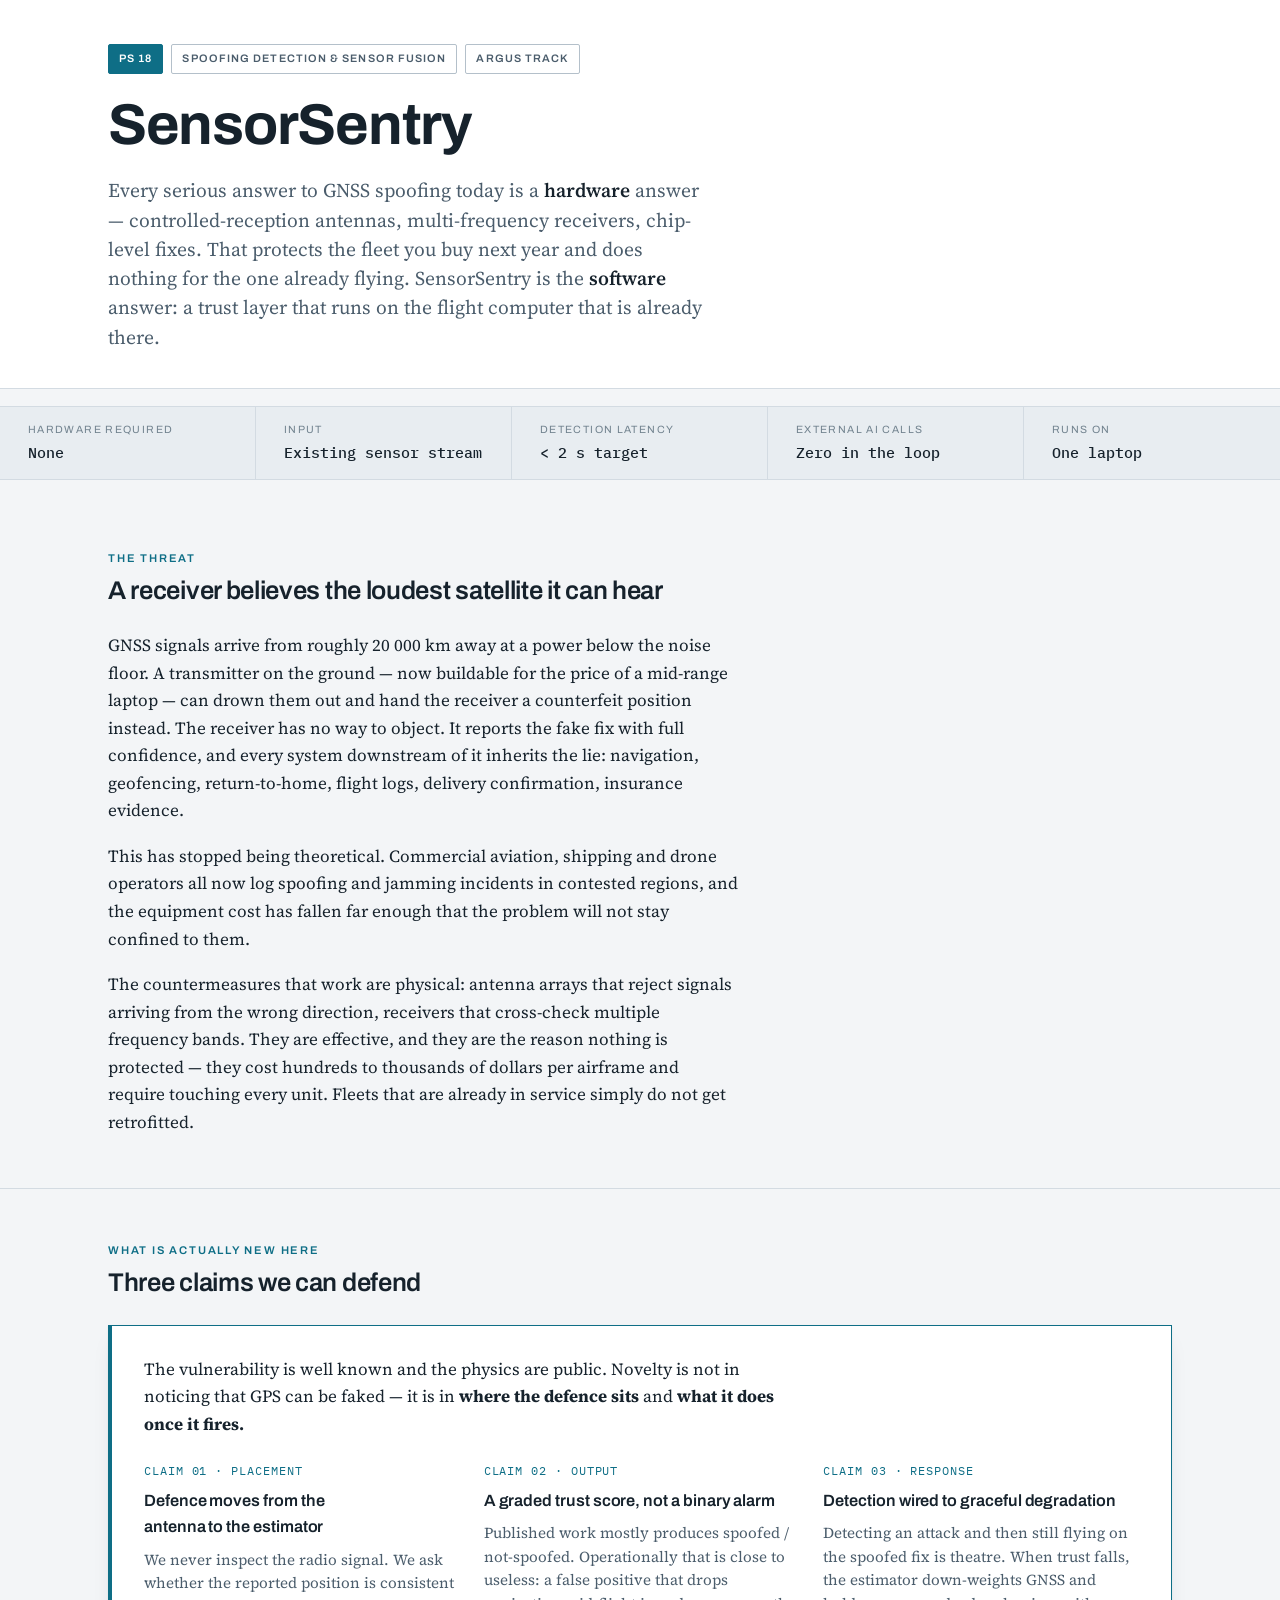
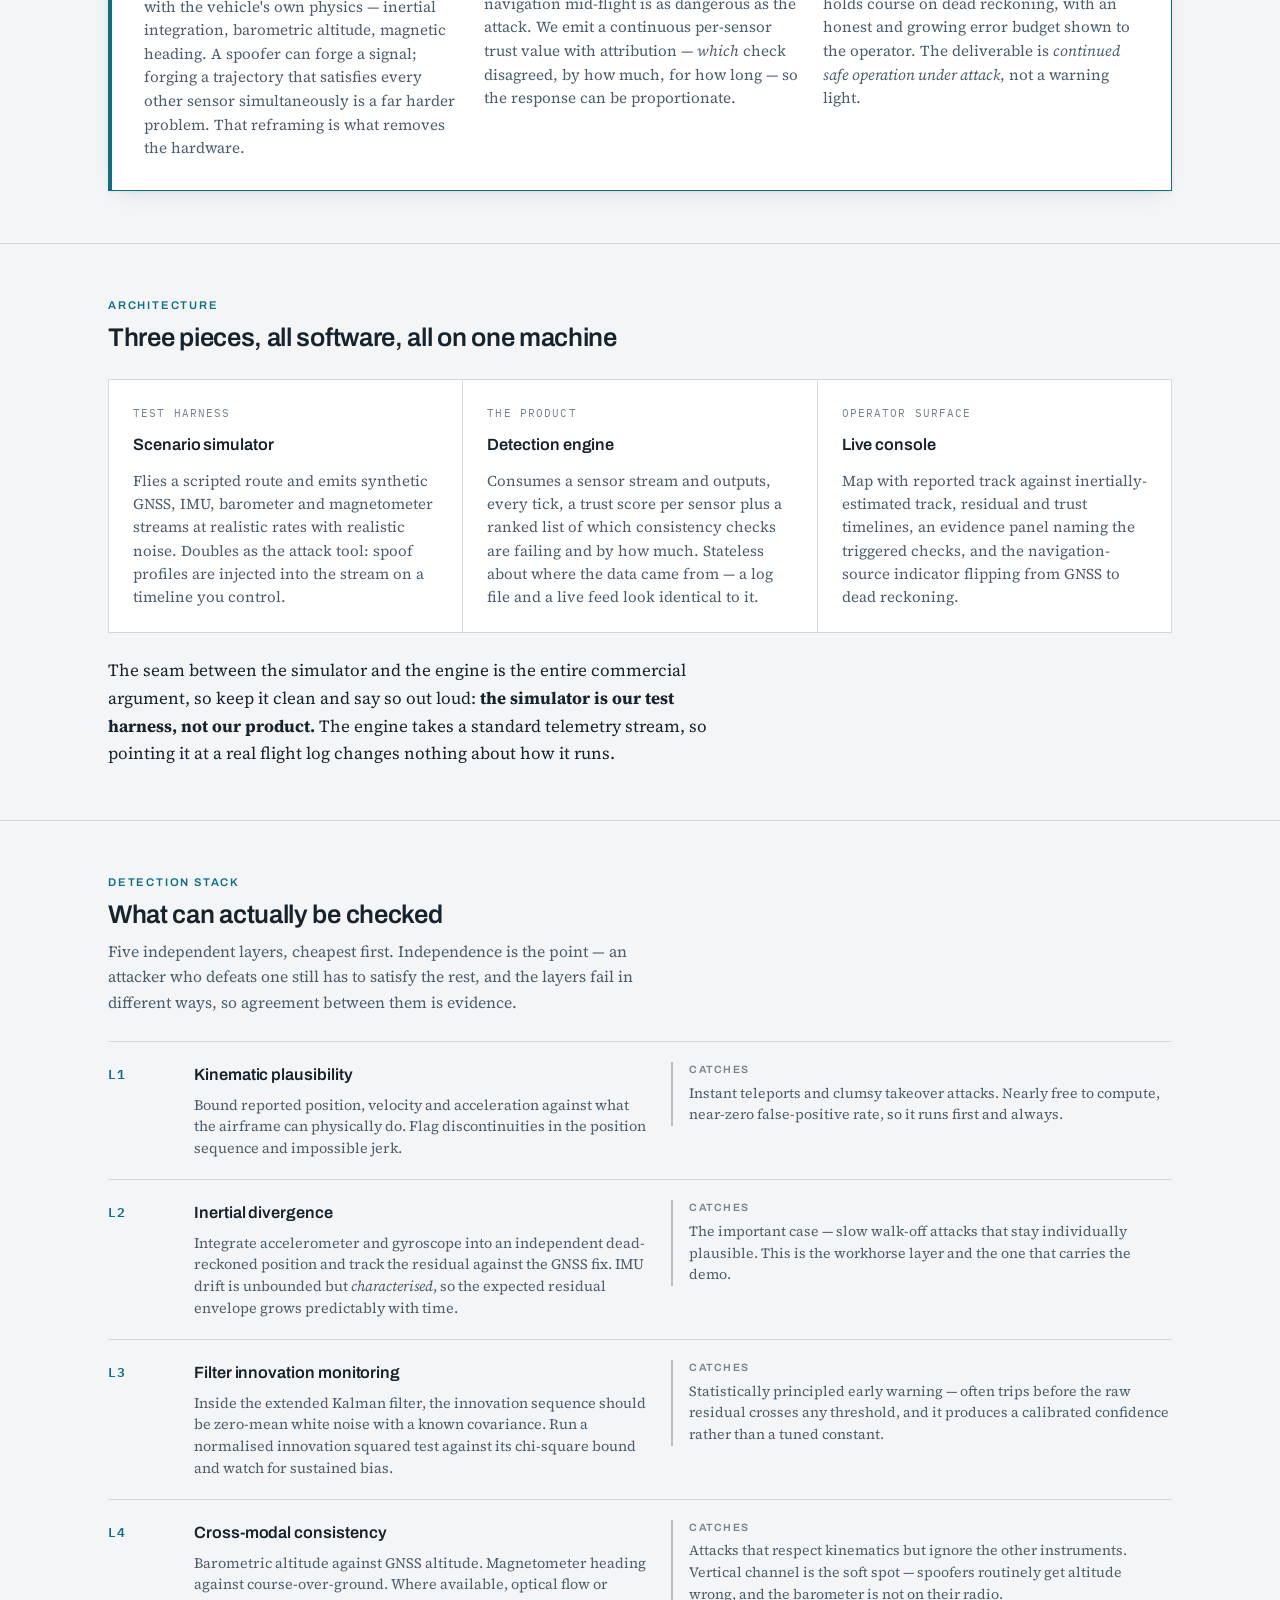
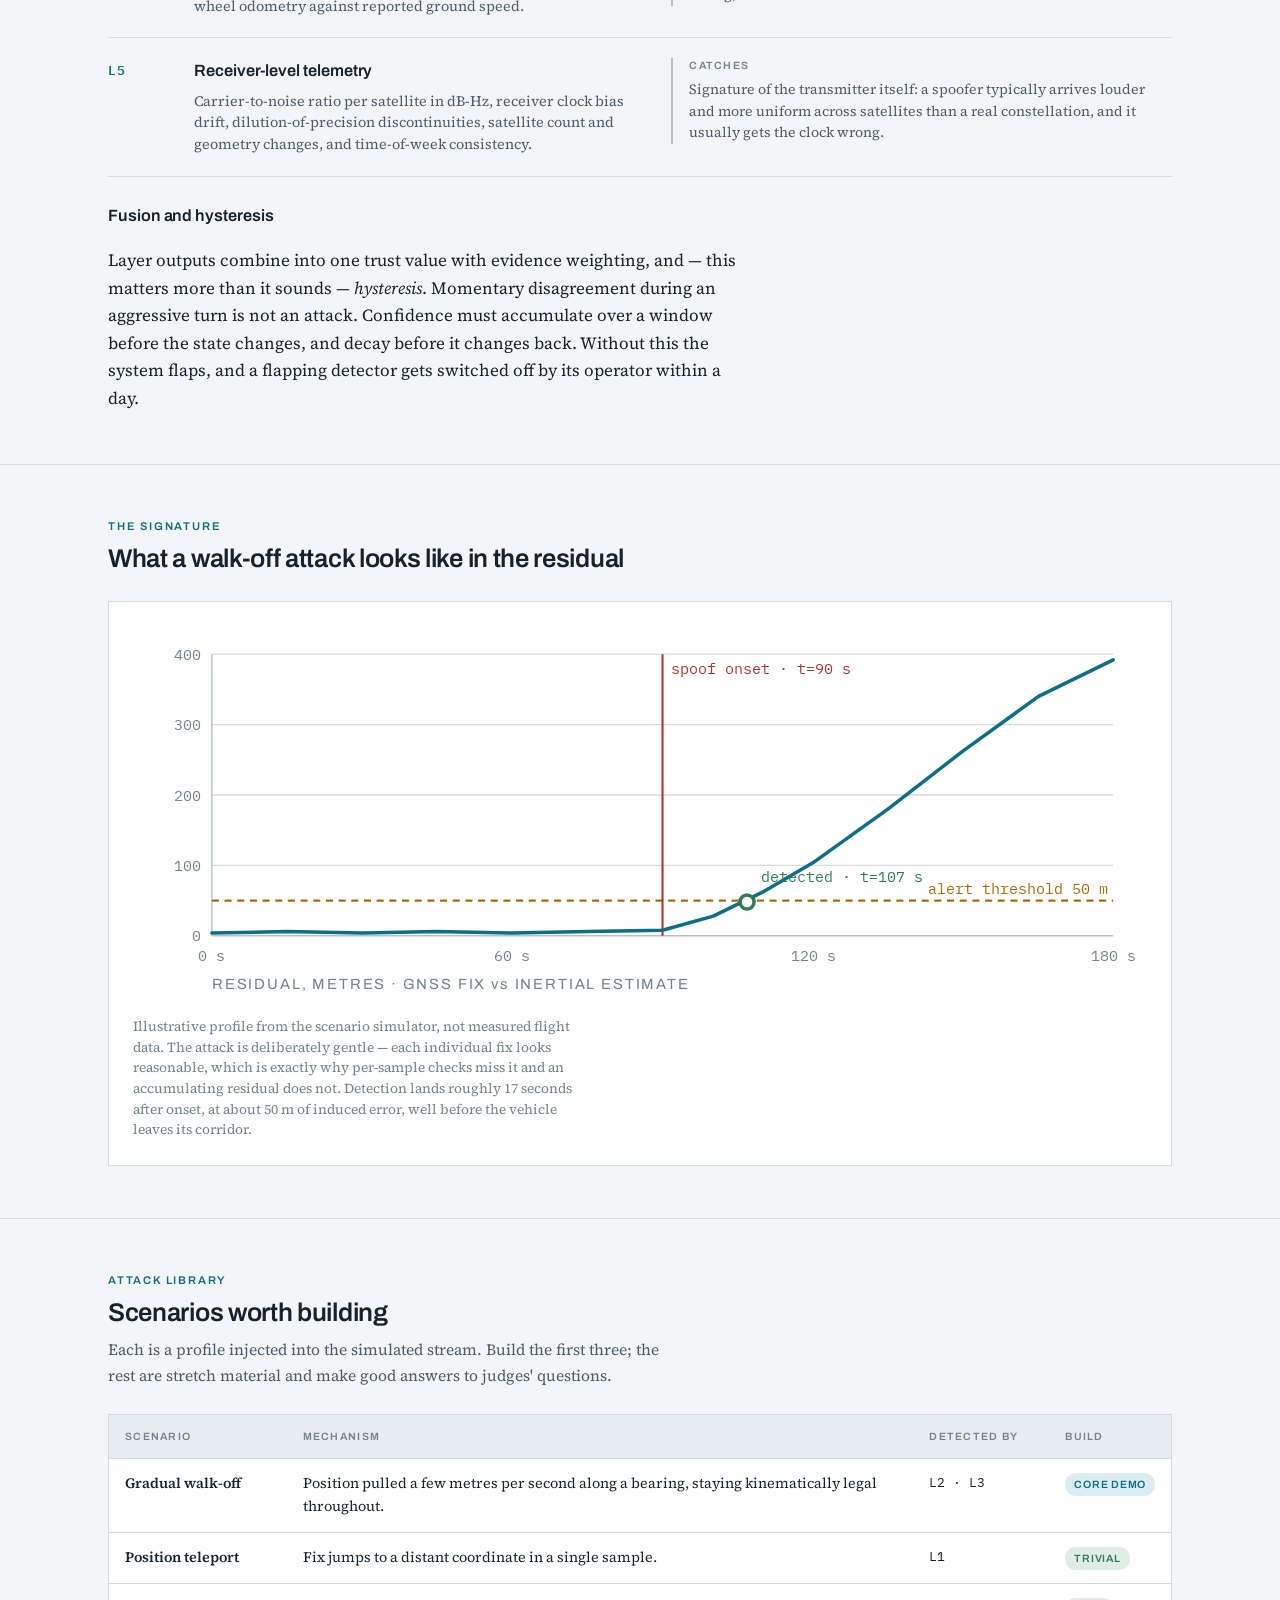
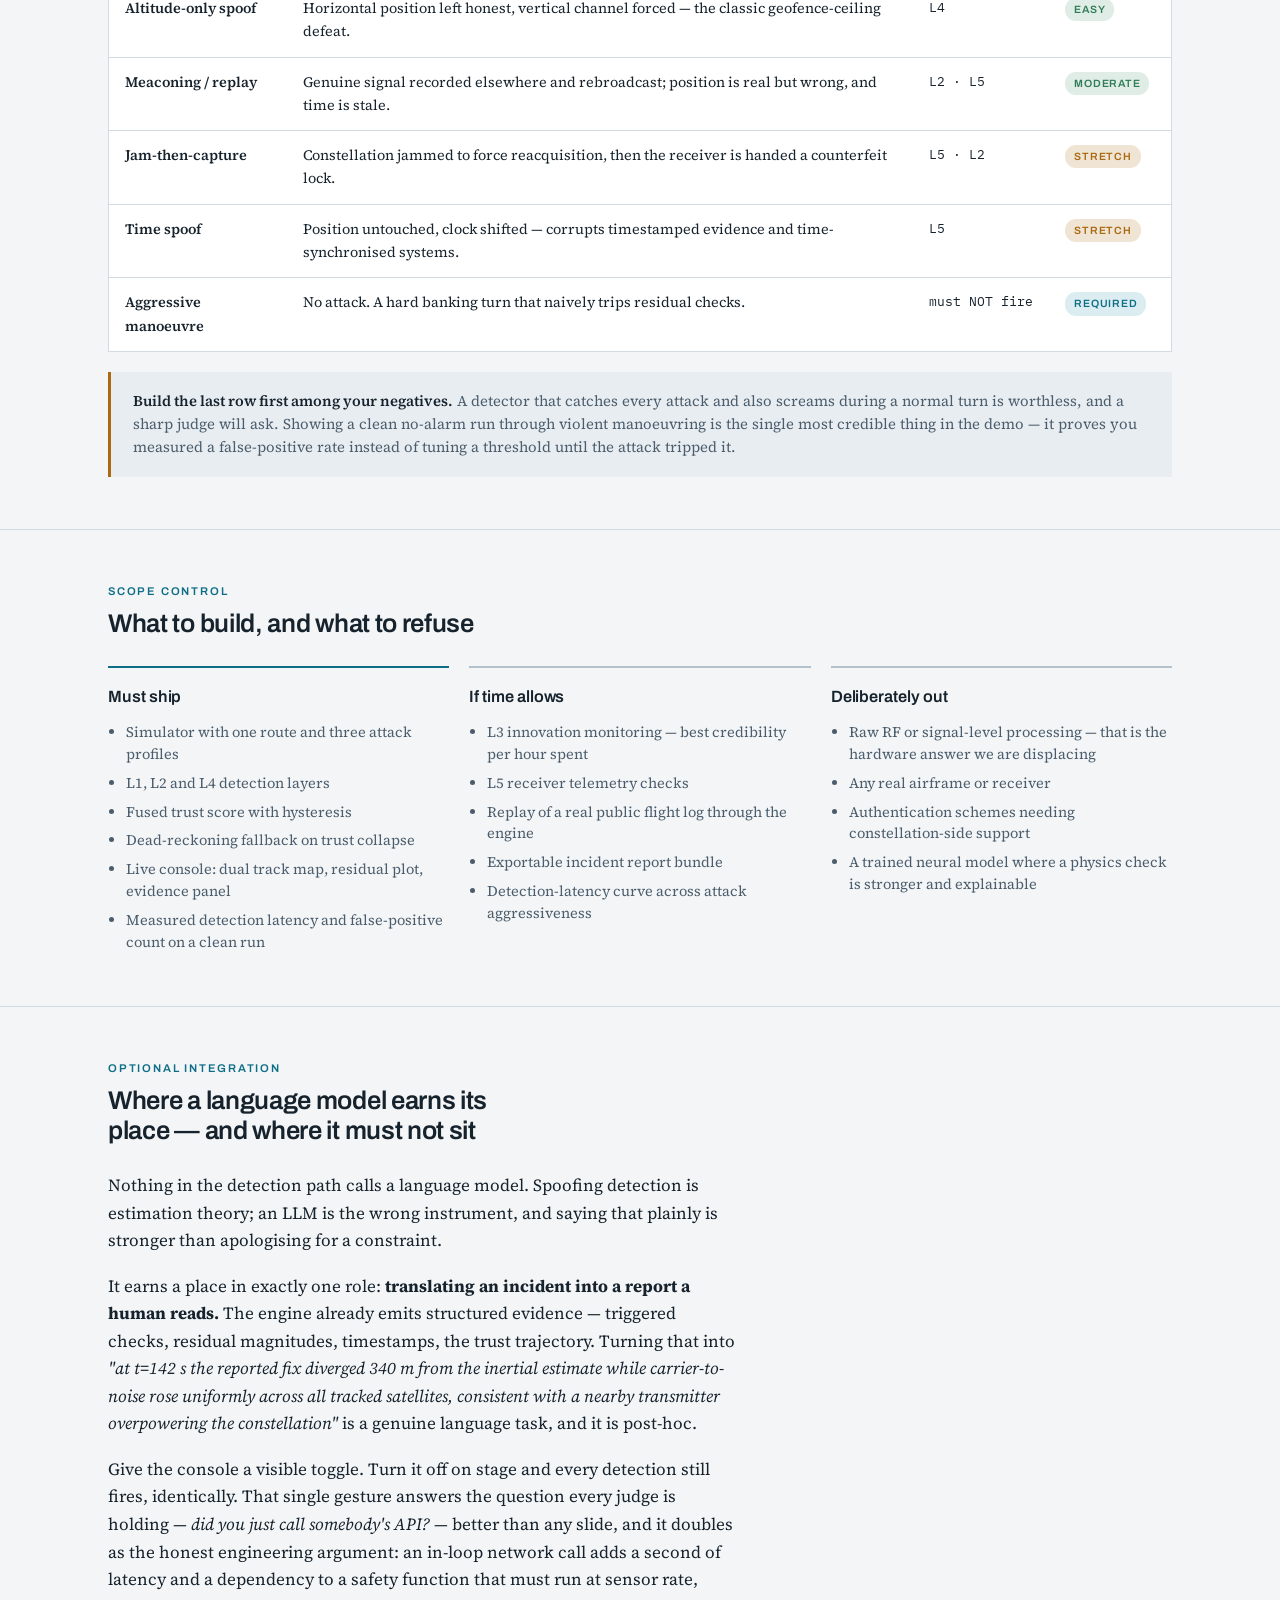
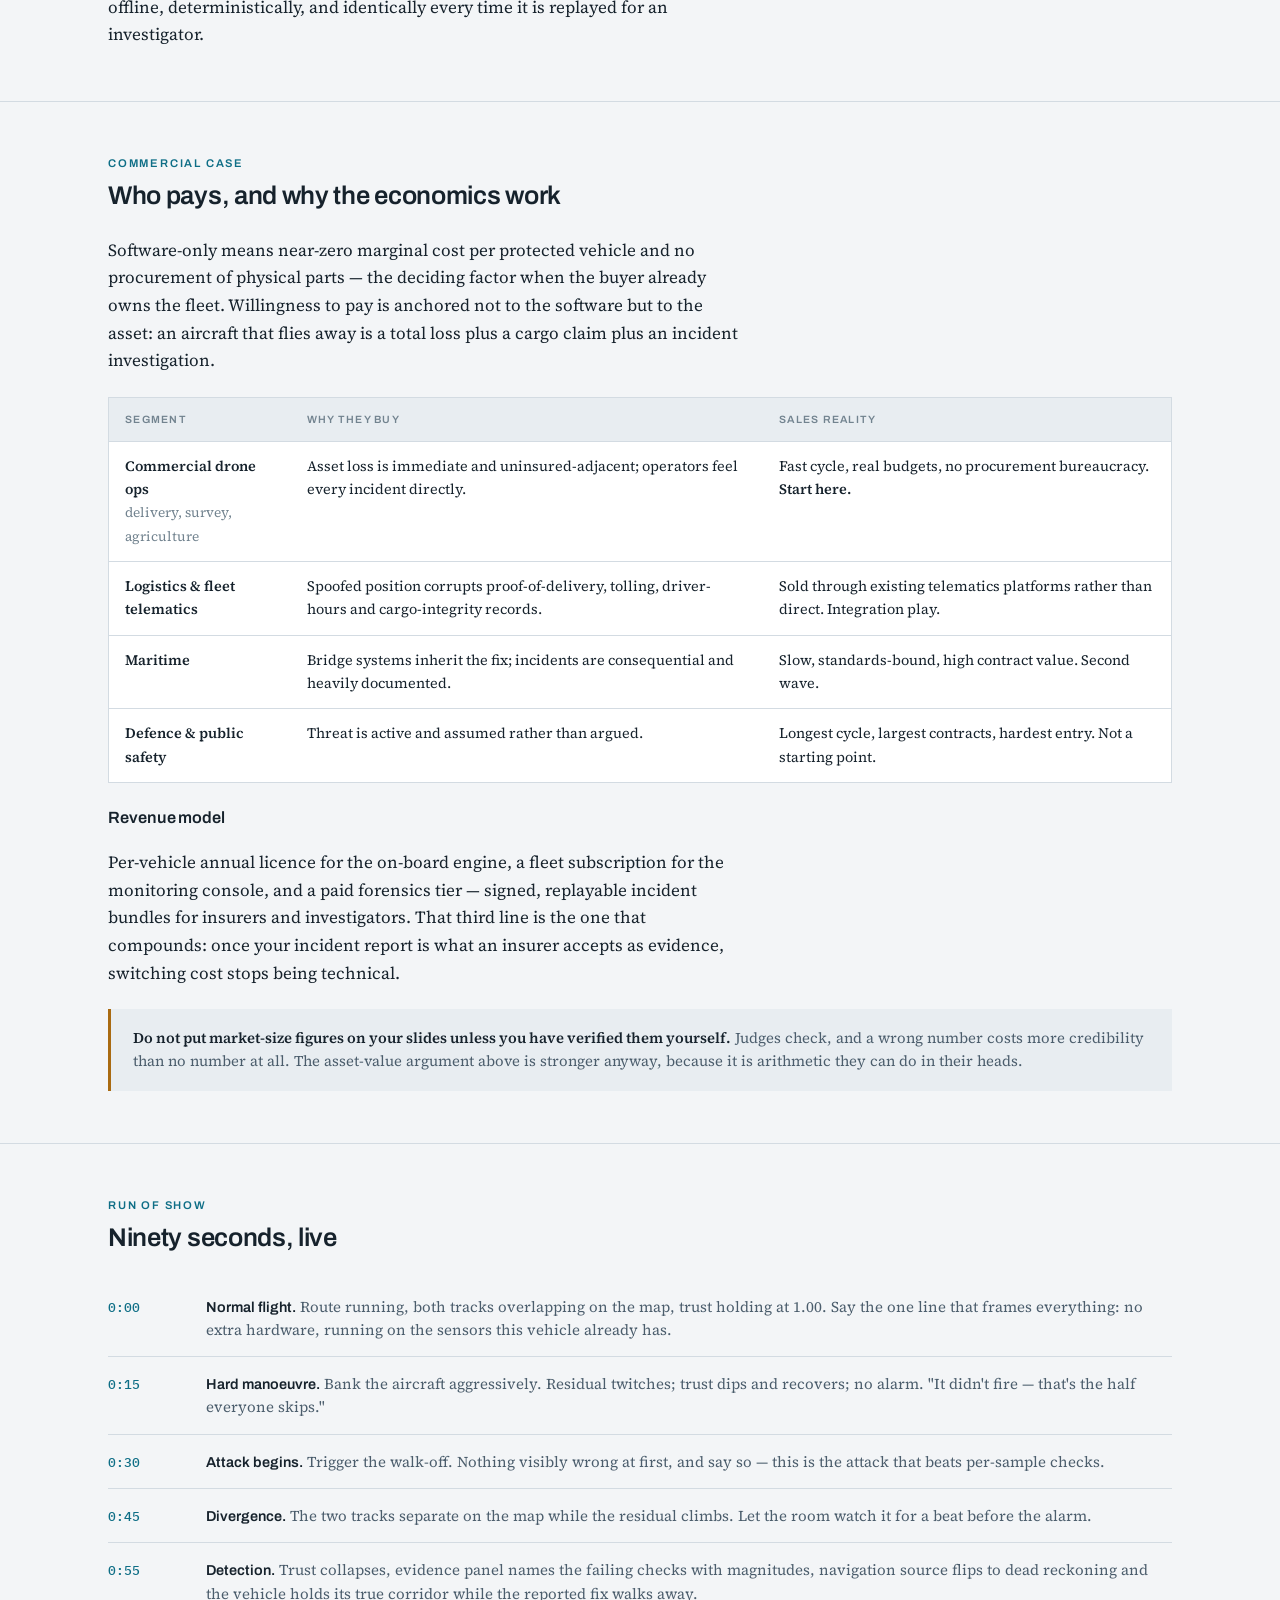
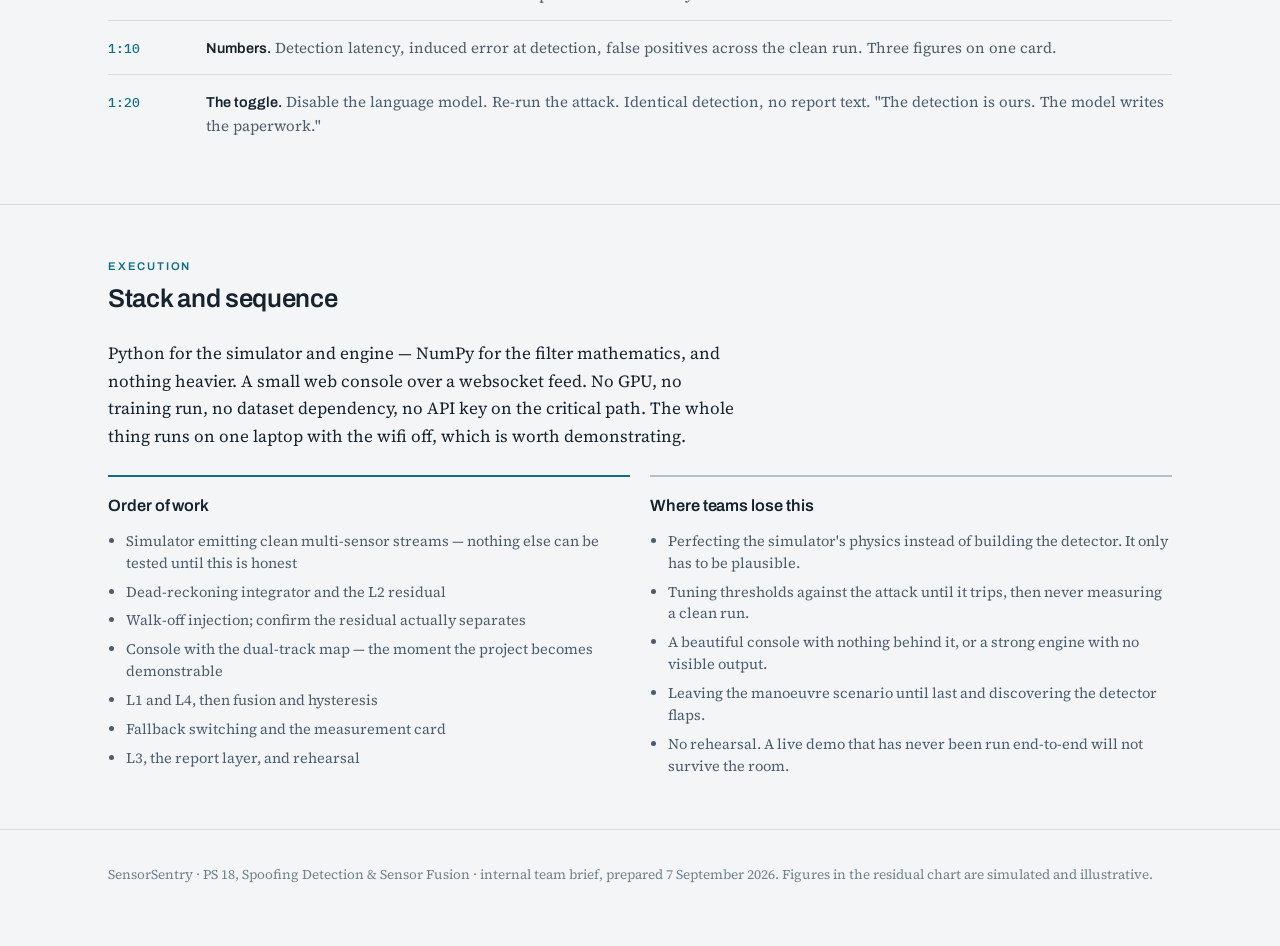
<file: docs/sensorsentry-brief.html>
<!doctype html>
<html lang="en">
<head>
<meta charset="utf-8">
<meta name="viewport" content="width=device-width, initial-scale=1">
<title>SensorSentry Field Brief</title>
<link rel="preconnect" href="https://fonts.googleapis.com">
<link rel="preconnect" href="https://fonts.gstatic.com" crossorigin>
<link rel="stylesheet" href="https://fonts.googleapis.com/css2?family=Archivo:wght@500;600;700&family=IBM+Plex+Mono:wght@400;500;600&family=Source+Serif+4:opsz,wght@8..60,400;8..60,600&display=swap">
<style>
:root{
  --ground:#F3F5F7;
  --surface:#FFFFFF;
  --surface-2:#E8EDF1;
  --ink:#16222C;
  --ink-2:#4B5D6C;
  --ink-3:#72838F;
  --rule:#D3DBE2;
  --rule-strong:#B4C0CA;
  --accent:#0E6E86;
  --accent-soft:#DCEDF2;
  --ok:#2F7D57;
  --caution:#A96A11;
  --critical:#AF3730;
  --shadow:0 1px 2px rgba(20,40,55,.06),0 8px 24px -12px rgba(20,40,55,.18);
  --maxw:1120px;
  --prose:70ch;
}
@media (prefers-color-scheme: dark){
  :root:not([data-theme="light"]){
    --ground:#0B141A;
    --surface:#111D25;
    --surface-2:#17252E;
    --ink:#E4ECF1;
    --ink-2:#9BAEBB;
    --ink-3:#71838F;
    --rule:#22333E;
    --rule-strong:#334855;
    --accent:#54BBD6;
    --accent-soft:#12313B;
    --ok:#57AE83;
    --caution:#D9A04A;
    --critical:#E0736A;
    --shadow:0 1px 2px rgba(0,0,0,.4),0 10px 28px -14px rgba(0,0,0,.7);
  }
}
:root[data-theme="dark"]{
  --ground:#0B141A;
  --surface:#111D25;
  --surface-2:#17252E;
  --ink:#E4ECF1;
  --ink-2:#9BAEBB;
  --ink-3:#71838F;
  --rule:#22333E;
  --rule-strong:#334855;
  --accent:#54BBD6;
  --accent-soft:#12313B;
  --ok:#57AE83;
  --caution:#D9A04A;
  --critical:#E0736A;
  --shadow:0 1px 2px rgba(0,0,0,.4),0 10px 28px -14px rgba(0,0,0,.7);
}

*{box-sizing:border-box}
html{-webkit-text-size-adjust:100%}
body{
  margin:0;
  background:var(--ground);
  color:var(--ink);
  font-family:"Source Serif 4",Georgia,"Times New Roman",serif;
  font-size:17px;
  line-height:1.62;
}
.wrap{max-width:var(--maxw);margin:0 auto;padding:0 28px}
.prose{max-width:var(--prose)}

h1,h2,h3,.eyebrow,.mono,th,.tag,.btn{font-family:Archivo,"Helvetica Neue",Arial,sans-serif}
.mono,code,.num{font-family:"IBM Plex Mono",ui-monospace,Menlo,Consolas,monospace}

h1{
  font-size:clamp(2.4rem,5.2vw,3.6rem);
  line-height:1.02;
  font-weight:700;
  letter-spacing:-.022em;
  margin:0;
  text-wrap:balance;
}
h2{
  font-size:1.6rem;
  font-weight:600;
  letter-spacing:-.012em;
  line-height:1.18;
  margin:0;
  text-wrap:balance;
}
h3{
  font-size:1.02rem;
  font-weight:600;
  letter-spacing:-.004em;
  margin:0;
  text-wrap:balance;
}
p{margin:0}
.eyebrow{
  font-size:.7rem;
  font-weight:600;
  letter-spacing:.16em;
  text-transform:uppercase;
  color:var(--accent);
}

/* ---------- masthead ---------- */
header.masthead{
  border-bottom:1px solid var(--rule);
  background:var(--surface);
  padding:44px 0 36px;
}
.mast-inner{display:flex;flex-direction:column;gap:22px}
.tagrow{display:flex;flex-wrap:wrap;gap:8px;align-items:center}
.tag{
  font-size:.68rem;
  font-weight:600;
  letter-spacing:.1em;
  text-transform:uppercase;
  padding:5px 10px;
  border:1px solid var(--rule-strong);
  color:var(--ink-2);
  border-radius:2px;
}
.tag.lead{background:var(--accent);border-color:var(--accent);color:#fff}
:root[data-theme="dark"] .tag.lead{color:#07161C}
@media (prefers-color-scheme: dark){:root:not([data-theme="light"]) .tag.lead{color:#07161C}}
.thesis{
  font-size:1.22rem;
  color:var(--ink-2);
  max-width:60ch;
  line-height:1.5;
}
.thesis strong{color:var(--ink);font-weight:600}

/* readout strip under masthead */
.readout{
  display:grid;
  grid-template-columns:repeat(auto-fit,minmax(168px,1fr));
  border-top:1px solid var(--rule);
  border-bottom:1px solid var(--rule);
  background:var(--surface-2);
}
.readout div{
  padding:14px 28px;
  border-right:1px solid var(--rule);
}
.readout div:last-child{border-right:0}
.readout dt{
  font-family:Archivo,sans-serif;
  font-size:.66rem;
  letter-spacing:.13em;
  text-transform:uppercase;
  color:var(--ink-3);
  margin:0 0 3px;
}
.readout dd{
  margin:0;
  font-family:"IBM Plex Mono",monospace;
  font-size:.92rem;
  font-weight:500;
  color:var(--ink);
}

/* ---------- sections ---------- */
section{padding:52px 0;border-bottom:1px solid var(--rule)}
section:last-of-type{border-bottom:0}
.sec-head{display:flex;flex-direction:column;gap:9px;margin-bottom:26px}
.stack{display:flex;flex-direction:column;gap:18px}
.stack-tight{display:flex;flex-direction:column;gap:11px}

/* novelty panel — the one loud element */
.novelty{
  background:var(--surface);
  border:1px solid var(--accent);
  border-left:4px solid var(--accent);
  padding:30px 32px;
  box-shadow:var(--shadow);
}
.claims{
  display:grid;
  gap:24px;
  grid-template-columns:repeat(auto-fit,minmax(230px,1fr));
  margin-top:24px;
}
.claim{display:flex;flex-direction:column;gap:7px}
.claim .k{
  font-family:"IBM Plex Mono",monospace;
  font-size:.72rem;
  letter-spacing:.08em;
  color:var(--accent);
  text-transform:uppercase;
}
.claim p{font-size:.95rem;color:var(--ink-2);line-height:1.55}

/* component trio */
.trio{display:grid;gap:1px;grid-template-columns:repeat(auto-fit,minmax(250px,1fr));background:var(--rule);border:1px solid var(--rule)}
.trio > article{background:var(--surface);padding:24px;display:flex;flex-direction:column;gap:10px}
.trio .role{font-family:"IBM Plex Mono",monospace;font-size:.7rem;letter-spacing:.1em;text-transform:uppercase;color:var(--ink-3)}
.trio p{font-size:.94rem;color:var(--ink-2);line-height:1.55}

/* detection layers — a real pipeline, so numbered */
.layers{display:flex;flex-direction:column;border-top:1px solid var(--rule)}
.layer{
  display:grid;
  grid-template-columns:64px minmax(0,1fr) minmax(0,1.1fr);
  gap:22px;
  padding:20px 0;
  border-bottom:1px solid var(--rule);
  align-items:start;
}
.layer .lid{
  font-family:"IBM Plex Mono",monospace;
  font-weight:600;
  font-size:.82rem;
  color:var(--accent);
  padding-top:2px;
  letter-spacing:.04em;
}
.layer .what{display:flex;flex-direction:column;gap:6px}
.layer .what p{font-size:.9rem;color:var(--ink-2);line-height:1.5}
.layer .catches{
  font-size:.88rem;
  color:var(--ink-2);
  line-height:1.55;
  border-left:2px solid var(--rule-strong);
  padding-left:16px;
}
.layer .catches b{
  font-family:Archivo,sans-serif;
  font-size:.66rem;
  letter-spacing:.12em;
  text-transform:uppercase;
  color:var(--ink-3);
  display:block;
  margin-bottom:4px;
  font-weight:600;
}
@media (max-width:720px){
  .layer{grid-template-columns:48px minmax(0,1fr);gap:14px}
  .layer .catches{grid-column:2}
}

/* chart */
figure{margin:0;background:var(--surface);border:1px solid var(--rule);padding:24px}
figure svg{display:block;width:100%;height:auto}
figcaption{margin-top:14px;font-size:.86rem;color:var(--ink-3);line-height:1.5;max-width:64ch}

/* tables */
.tablewrap{overflow-x:auto;border:1px solid var(--rule);background:var(--surface)}
table{border-collapse:collapse;width:100%;min-width:620px;font-size:.9rem}
th,td{text-align:left;padding:13px 16px;border-bottom:1px solid var(--rule);vertical-align:top}
th{
  font-size:.66rem;
  letter-spacing:.12em;
  text-transform:uppercase;
  color:var(--ink-3);
  font-weight:600;
  background:var(--surface-2);
  white-space:nowrap;
}
tr:last-child td{border-bottom:0}
td.mono{font-family:"IBM Plex Mono",monospace;font-size:.84rem;white-space:nowrap}
td strong{font-weight:600}
.pill{
  display:inline-block;
  font-family:Archivo,sans-serif;
  font-size:.66rem;
  font-weight:600;
  letter-spacing:.07em;
  text-transform:uppercase;
  padding:3px 9px;
  border-radius:11px;
  white-space:nowrap;
}
.pill.core{background:var(--accent-soft);color:var(--accent)}
.pill.easy{background:color-mix(in srgb,var(--ok) 15%,transparent);color:var(--ok)}
.pill.hard{background:color-mix(in srgb,var(--caution) 18%,transparent);color:var(--caution)}
.pill.skip{background:color-mix(in srgb,var(--critical) 15%,transparent);color:var(--critical)}

/* scope columns */
.scope{display:grid;gap:20px;grid-template-columns:repeat(auto-fit,minmax(260px,1fr))}
.scope > div{border-top:2px solid var(--rule-strong);padding-top:16px;display:flex;flex-direction:column;gap:10px}
.scope > div.build{border-top-color:var(--accent)}
.scope h3{margin-bottom:2px}
.scope ul{margin:0;padding-left:18px;display:flex;flex-direction:column;gap:7px}
.scope li{font-size:.91rem;color:var(--ink-2);line-height:1.5}

/* timed run of show */
ol.run{list-style:none;margin:0;padding:0;display:flex;flex-direction:column}
ol.run li{
  display:grid;
  grid-template-columns:78px minmax(0,1fr);
  gap:20px;
  padding:15px 0;
  border-bottom:1px solid var(--rule);
}
ol.run li:last-child{border-bottom:0}
ol.run .t{font-family:"IBM Plex Mono",monospace;font-size:.82rem;color:var(--accent);font-weight:500;padding-top:2px}
ol.run .d{font-size:.94rem;color:var(--ink-2);line-height:1.55}
ol.run .d b{color:var(--ink);font-weight:600;font-family:Archivo,sans-serif;font-size:.9rem}

.note{
  background:var(--surface-2);
  border-left:3px solid var(--caution);
  padding:18px 22px;
  font-size:.93rem;
  color:var(--ink-2);
  line-height:1.55;
}
.note b{color:var(--ink);font-weight:600}

a{color:var(--accent)}
:focus-visible{outline:2px solid var(--accent);outline-offset:3px}
footer{padding:34px 0 60px;color:var(--ink-3);font-size:.84rem;border-top:1px solid var(--rule)}
@media (prefers-reduced-motion:reduce){*{animation:none!important;transition:none!important}}
</style>
</head>
<body>

<header class="masthead">
  <div class="wrap mast-inner">
    <div class="tagrow">
      <span class="tag lead">PS 18</span>
      <span class="tag">Spoofing Detection &amp; Sensor Fusion</span>
      <span class="tag">ARGUS Track</span>
    </div>
    <h1>SensorSentry</h1>
    <p class="thesis">Every serious answer to GNSS spoofing today is a <strong>hardware</strong> answer — controlled-reception antennas, multi-frequency receivers, chip-level fixes. That protects the fleet you buy next year and does nothing for the one already flying. SensorSentry is the <strong>software</strong> answer: a trust layer that runs on the flight computer that is already there.</p>
  </div>
</header>

<dl class="readout">
  <div><dt>Hardware required</dt><dd>None</dd></div>
  <div><dt>Input</dt><dd>Existing sensor stream</dd></div>
  <div><dt>Detection latency</dt><dd>&lt; 2 s target</dd></div>
  <div><dt>External AI calls</dt><dd>Zero in the loop</dd></div>
  <div><dt>Runs on</dt><dd>One laptop</dd></div>
</dl>

<main>

<!-- ============ THREAT ============ -->
<section>
  <div class="wrap">
    <div class="sec-head prose">
      <span class="eyebrow">The threat</span>
      <h2>A receiver believes the loudest satellite it can hear</h2>
    </div>
    <div class="stack prose">
      <p>GNSS signals arrive from roughly 20 000 km away at a power below the noise floor. A transmitter on the ground — now buildable for the price of a mid-range laptop — can drown them out and hand the receiver a counterfeit position instead. The receiver has no way to object. It reports the fake fix with full confidence, and every system downstream of it inherits the lie: navigation, geofencing, return-to-home, flight logs, delivery confirmation, insurance evidence.</p>
      <p>This has stopped being theoretical. Commercial aviation, shipping and drone operators all now log spoofing and jamming incidents in contested regions, and the equipment cost has fallen far enough that the problem will not stay confined to them.</p>
      <p>The countermeasures that work are physical: antenna arrays that reject signals arriving from the wrong direction, receivers that cross-check multiple frequency bands. They are effective, and they are the reason nothing is protected — they cost hundreds to thousands of dollars per airframe and require touching every unit. Fleets that are already in service simply do not get retrofitted.</p>
    </div>
  </div>
</section>

<!-- ============ NOVELTY ============ -->
<section>
  <div class="wrap">
    <div class="sec-head prose">
      <span class="eyebrow">What is actually new here</span>
      <h2>Three claims we can defend</h2>
    </div>
    <div class="novelty">
      <p class="prose">The vulnerability is well known and the physics are public. Novelty is not in noticing that GPS can be faked — it is in <strong>where the defence sits</strong> and <strong>what it does once it fires.</strong></p>
      <div class="claims">
        <div class="claim">
          <span class="k">Claim 01 · Placement</span>
          <h3>Defence moves from the antenna to the estimator</h3>
          <p>We never inspect the radio signal. We ask whether the reported position is consistent with the vehicle's own physics — inertial integration, barometric altitude, magnetic heading. A spoofer can forge a signal; forging a trajectory that satisfies every other sensor simultaneously is a far harder problem. That reframing is what removes the hardware.</p>
        </div>
        <div class="claim">
          <span class="k">Claim 02 · Output</span>
          <h3>A graded trust score, not a binary alarm</h3>
          <p>Published work mostly produces spoofed / not-spoofed. Operationally that is close to useless: a false positive that drops navigation mid-flight is as dangerous as the attack. We emit a continuous per-sensor trust value with attribution — <em>which</em> check disagreed, by how much, for how long — so the response can be proportionate.</p>
        </div>
        <div class="claim">
          <span class="k">Claim 03 · Response</span>
          <h3>Detection wired to graceful degradation</h3>
          <p>Detecting an attack and then still flying on the spoofed fix is theatre. When trust falls, the estimator down-weights GNSS and holds course on dead reckoning, with an honest and growing error budget shown to the operator. The deliverable is <em>continued safe operation under attack</em>, not a warning light.</p>
        </div>
      </div>
    </div>
  </div>
</section>

<!-- ============ ARCHITECTURE ============ -->
<section>
  <div class="wrap">
    <div class="sec-head prose">
      <span class="eyebrow">Architecture</span>
      <h2>Three pieces, all software, all on one machine</h2>
    </div>
    <div class="trio">
      <article>
        <span class="role">Test harness</span>
        <h3>Scenario simulator</h3>
        <p>Flies a scripted route and emits synthetic GNSS, IMU, barometer and magnetometer streams at realistic rates with realistic noise. Doubles as the attack tool: spoof profiles are injected into the stream on a timeline you control.</p>
      </article>
      <article>
        <span class="role">The product</span>
        <h3>Detection engine</h3>
        <p>Consumes a sensor stream and outputs, every tick, a trust score per sensor plus a ranked list of which consistency checks are failing and by how much. Stateless about where the data came from — a log file and a live feed look identical to it.</p>
      </article>
      <article>
        <span class="role">Operator surface</span>
        <h3>Live console</h3>
        <p>Map with reported track against inertially-estimated track, residual and trust timelines, an evidence panel naming the triggered checks, and the navigation-source indicator flipping from GNSS to dead reckoning.</p>
      </article>
    </div>
    <div class="stack prose" style="margin-top:24px">
      <p>The seam between the simulator and the engine is the entire commercial argument, so keep it clean and say so out loud: <strong>the simulator is our test harness, not our product.</strong> The engine takes a standard telemetry stream, so pointing it at a real flight log changes nothing about how it runs.</p>
    </div>
  </div>
</section>

<!-- ============ DETECTION STACK ============ -->
<section>
  <div class="wrap">
    <div class="sec-head prose">
      <span class="eyebrow">Detection stack</span>
      <h2>What can actually be checked</h2>
      <p class="prose" style="color:var(--ink-2);font-size:.98rem">Five independent layers, cheapest first. Independence is the point — an attacker who defeats one still has to satisfy the rest, and the layers fail in different ways, so agreement between them is evidence.</p>
    </div>
    <div class="layers">

      <div class="layer">
        <span class="lid">L1</span>
        <div class="what">
          <h3>Kinematic plausibility</h3>
          <p>Bound reported position, velocity and acceleration against what the airframe can physically do. Flag discontinuities in the position sequence and impossible jerk.</p>
        </div>
        <div class="catches">
          <b>Catches</b>
          Instant teleports and clumsy takeover attacks. Nearly free to compute, near-zero false-positive rate, so it runs first and always.
        </div>
      </div>

      <div class="layer">
        <span class="lid">L2</span>
        <div class="what">
          <h3>Inertial divergence</h3>
          <p>Integrate accelerometer and gyroscope into an independent dead-reckoned position and track the residual against the GNSS fix. IMU drift is unbounded but <em>characterised</em>, so the expected residual envelope grows predictably with time.</p>
        </div>
        <div class="catches">
          <b>Catches</b>
          The important case — slow walk-off attacks that stay individually plausible. This is the workhorse layer and the one that carries the demo.
        </div>
      </div>

      <div class="layer">
        <span class="lid">L3</span>
        <div class="what">
          <h3>Filter innovation monitoring</h3>
          <p>Inside the extended Kalman filter, the innovation sequence should be zero-mean white noise with a known covariance. Run a normalised innovation squared test against its chi-square bound and watch for sustained bias.</p>
        </div>
        <div class="catches">
          <b>Catches</b>
          Statistically principled early warning — often trips before the raw residual crosses any threshold, and it produces a calibrated confidence rather than a tuned constant.
        </div>
      </div>

      <div class="layer">
        <span class="lid">L4</span>
        <div class="what">
          <h3>Cross-modal consistency</h3>
          <p>Barometric altitude against GNSS altitude. Magnetometer heading against course-over-ground. Where available, optical flow or wheel odometry against reported ground speed.</p>
        </div>
        <div class="catches">
          <b>Catches</b>
          Attacks that respect kinematics but ignore the other instruments. Vertical channel is the soft spot — spoofers routinely get altitude wrong, and the barometer is not on their radio.
        </div>
      </div>

      <div class="layer">
        <span class="lid">L5</span>
        <div class="what">
          <h3>Receiver-level telemetry</h3>
          <p>Carrier-to-noise ratio per satellite in dB-Hz, receiver clock bias drift, dilution-of-precision discontinuities, satellite count and geometry changes, and time-of-week consistency.</p>
        </div>
        <div class="catches">
          <b>Catches</b>
          Signature of the transmitter itself: a spoofer typically arrives louder and more uniform across satellites than a real constellation, and it usually gets the clock wrong.
        </div>
      </div>

    </div>
    <div class="stack prose" style="margin-top:26px">
      <h3>Fusion and hysteresis</h3>
      <p>Layer outputs combine into one trust value with evidence weighting, and — this matters more than it sounds — <em>hysteresis</em>. Momentary disagreement during an aggressive turn is not an attack. Confidence must accumulate over a window before the state changes, and decay before it changes back. Without this the system flaps, and a flapping detector gets switched off by its operator within a day.</p>
    </div>
  </div>
</section>

<!-- ============ CHART ============ -->
<section>
  <div class="wrap">
    <div class="sec-head prose">
      <span class="eyebrow">The signature</span>
      <h2>What a walk-off attack looks like in the residual</h2>
    </div>
    <figure>
      <svg viewBox="0 0 720 268" role="img" aria-label="Line chart of GNSS-to-inertial position residual over 180 seconds. The residual stays under 10 metres until spoof onset at 90 seconds, then climbs steadily, crossing the 50 metre alert threshold at about 107 seconds and reaching nearly 400 metres by 180 seconds.">
        <!-- grid -->
        <g stroke="var(--rule)" stroke-width="1">
          <line x1="56" y1="20" x2="696" y2="20"></line>
          <line x1="56" y1="70" x2="696" y2="70"></line>
          <line x1="56" y1="120" x2="696" y2="120"></line>
          <line x1="56" y1="170" x2="696" y2="170"></line>
        </g>
        <!-- axes -->
        <line x1="56" y1="220" x2="696" y2="220" stroke="var(--rule-strong)" stroke-width="1"></line>
        <line x1="56" y1="20" x2="56" y2="220" stroke="var(--rule-strong)" stroke-width="1"></line>
        <!-- y labels -->
        <g fill="var(--ink-3)" font-family="IBM Plex Mono, monospace" font-size="11" text-anchor="end">
          <text x="48" y="224">0</text>
          <text x="48" y="174">100</text>
          <text x="48" y="124">200</text>
          <text x="48" y="74">300</text>
          <text x="48" y="24">400</text>
        </g>
        <!-- x labels -->
        <g fill="var(--ink-3)" font-family="IBM Plex Mono, monospace" font-size="11" text-anchor="middle">
          <text x="56" y="238">0 s</text>
          <text x="269" y="238">60 s</text>
          <text x="483" y="238">120 s</text>
          <text x="696" y="238">180 s</text>
        </g>
        <!-- axis titles -->
        <text x="56" y="258" fill="var(--ink-3)" font-family="Archivo, sans-serif" font-size="10.5" letter-spacing="1.3">RESIDUAL, METRES  ·  GNSS FIX vs INERTIAL ESTIMATE</text>
        <!-- alert threshold -->
        <line x1="56" y1="195" x2="696" y2="195" stroke="var(--caution)" stroke-width="1.5" stroke-dasharray="5 4"></line>
        <text x="692" y="190" fill="var(--caution)" font-family="IBM Plex Mono, monospace" font-size="10.5" text-anchor="end">alert threshold 50 m</text>
        <!-- spoof onset -->
        <line x1="376" y1="20" x2="376" y2="220" stroke="var(--critical)" stroke-width="1.5"></line>
        <text x="382" y="34" fill="var(--critical)" font-family="IBM Plex Mono, monospace" font-size="11">spoof onset · t=90 s</text>
        <!-- residual series -->
        <polyline fill="none" stroke="var(--accent)" stroke-width="2.5" stroke-linejoin="round" stroke-linecap="round"
          points="56,218 109,217 163,218 216,217 269,218 323,217 376,216 412,206 447,189 483,168 536,130 589,89 643,50 696,24"></polyline>
        <!-- detection marker -->
        <circle cx="436" cy="196" r="5" fill="var(--surface)" stroke="var(--ok)" stroke-width="2.5"></circle>
        <text x="446" y="182" fill="var(--ok)" font-family="IBM Plex Mono, monospace" font-size="11">detected · t=107 s</text>
      </svg>
      <figcaption>Illustrative profile from the scenario simulator, not measured flight data. The attack is deliberately gentle — each individual fix looks reasonable, which is exactly why per-sample checks miss it and an accumulating residual does not. Detection lands roughly 17 seconds after onset, at about 50 m of induced error, well before the vehicle leaves its corridor.</figcaption>
    </figure>
  </div>
</section>

<!-- ============ ATTACKS ============ -->
<section>
  <div class="wrap">
    <div class="sec-head prose">
      <span class="eyebrow">Attack library</span>
      <h2>Scenarios worth building</h2>
      <p class="prose" style="color:var(--ink-2);font-size:.98rem">Each is a profile injected into the simulated stream. Build the first three; the rest are stretch material and make good answers to judges' questions.</p>
    </div>
    <div class="tablewrap">
      <table>
        <thead>
          <tr><th>Scenario</th><th>Mechanism</th><th>Detected by</th><th>Build</th></tr>
        </thead>
        <tbody>
          <tr>
            <td><strong>Gradual walk-off</strong></td>
            <td>Position pulled a few metres per second along a bearing, staying kinematically legal throughout.</td>
            <td class="mono">L2 · L3</td>
            <td><span class="pill core">Core demo</span></td>
          </tr>
          <tr>
            <td><strong>Position teleport</strong></td>
            <td>Fix jumps to a distant coordinate in a single sample.</td>
            <td class="mono">L1</td>
            <td><span class="pill easy">Trivial</span></td>
          </tr>
          <tr>
            <td><strong>Altitude-only spoof</strong></td>
            <td>Horizontal position left honest, vertical channel forced — the classic geofence-ceiling defeat.</td>
            <td class="mono">L4</td>
            <td><span class="pill easy">Easy</span></td>
          </tr>
          <tr>
            <td><strong>Meaconing / replay</strong></td>
            <td>Genuine signal recorded elsewhere and rebroadcast; position is real but wrong, and time is stale.</td>
            <td class="mono">L2 · L5</td>
            <td><span class="pill easy">Moderate</span></td>
          </tr>
          <tr>
            <td><strong>Jam-then-capture</strong></td>
            <td>Constellation jammed to force reacquisition, then the receiver is handed a counterfeit lock.</td>
            <td class="mono">L5 · L2</td>
            <td><span class="pill hard">Stretch</span></td>
          </tr>
          <tr>
            <td><strong>Time spoof</strong></td>
            <td>Position untouched, clock shifted — corrupts timestamped evidence and time-synchronised systems.</td>
            <td class="mono">L5</td>
            <td><span class="pill hard">Stretch</span></td>
          </tr>
          <tr>
            <td><strong>Aggressive manoeuvre</strong></td>
            <td>No attack. A hard banking turn that naively trips residual checks.</td>
            <td class="mono">must NOT fire</td>
            <td><span class="pill core">Required</span></td>
          </tr>
        </tbody>
      </table>
    </div>
    <div class="note" style="margin-top:20px">
      <b>Build the last row first among your negatives.</b> A detector that catches every attack and also screams during a normal turn is worthless, and a sharp judge will ask. Showing a clean no-alarm run through violent manoeuvring is the single most credible thing in the demo — it proves you measured a false-positive rate instead of tuning a threshold until the attack tripped it.
    </div>
  </div>
</section>

<!-- ============ SCOPE ============ -->
<section>
  <div class="wrap">
    <div class="sec-head prose">
      <span class="eyebrow">Scope control</span>
      <h2>What to build, and what to refuse</h2>
    </div>
    <div class="scope">
      <div class="build">
        <h3>Must ship</h3>
        <ul>
          <li>Simulator with one route and three attack profiles</li>
          <li>L1, L2 and L4 detection layers</li>
          <li>Fused trust score with hysteresis</li>
          <li>Dead-reckoning fallback on trust collapse</li>
          <li>Live console: dual track map, residual plot, evidence panel</li>
          <li>Measured detection latency and false-positive count on a clean run</li>
        </ul>
      </div>
      <div>
        <h3>If time allows</h3>
        <ul>
          <li>L3 innovation monitoring — best credibility per hour spent</li>
          <li>L5 receiver telemetry checks</li>
          <li>Replay of a real public flight log through the engine</li>
          <li>Exportable incident report bundle</li>
          <li>Detection-latency curve across attack aggressiveness</li>
        </ul>
      </div>
      <div>
        <h3>Deliberately out</h3>
        <ul>
          <li>Raw RF or signal-level processing — that is the hardware answer we are displacing</li>
          <li>Any real airframe or receiver</li>
          <li>Authentication schemes needing constellation-side support</li>
          <li>A trained neural model where a physics check is stronger and explainable</li>
        </ul>
      </div>
    </div>
  </div>
</section>

<!-- ============ LLM ============ -->
<section>
  <div class="wrap">
    <div class="sec-head prose">
      <span class="eyebrow">Optional integration</span>
      <h2>Where a language model earns its place — and where it must not sit</h2>
    </div>
    <div class="stack prose">
      <p>Nothing in the detection path calls a language model. Spoofing detection is estimation theory; an LLM is the wrong instrument, and saying that plainly is stronger than apologising for a constraint.</p>
      <p>It earns a place in exactly one role: <strong>translating an incident into a report a human reads.</strong> The engine already emits structured evidence — triggered checks, residual magnitudes, timestamps, the trust trajectory. Turning that into <em>"at t=142 s the reported fix diverged 340 m from the inertial estimate while carrier-to-noise rose uniformly across all tracked satellites, consistent with a nearby transmitter overpowering the constellation"</em> is a genuine language task, and it is post-hoc.</p>
      <p>Give the console a visible toggle. Turn it off on stage and every detection still fires, identically. That single gesture answers the question every judge is holding — <em>did you just call somebody's API?</em> — better than any slide, and it doubles as the honest engineering argument: an in-loop network call adds a second of latency and a dependency to a safety function that must run at sensor rate, offline, deterministically, and identically every time it is replayed for an investigator.</p>
    </div>
  </div>
</section>

<!-- ============ BUSINESS ============ -->
<section>
  <div class="wrap">
    <div class="sec-head prose">
      <span class="eyebrow">Commercial case</span>
      <h2>Who pays, and why the economics work</h2>
    </div>
    <div class="stack prose">
      <p>Software-only means near-zero marginal cost per protected vehicle and no procurement of physical parts — the deciding factor when the buyer already owns the fleet. Willingness to pay is anchored not to the software but to the asset: an aircraft that flies away is a total loss plus a cargo claim plus an incident investigation.</p>
    </div>
    <div class="tablewrap" style="margin-top:22px">
      <table>
        <thead><tr><th>Segment</th><th>Why they buy</th><th>Sales reality</th></tr></thead>
        <tbody>
          <tr><td><strong>Commercial drone ops</strong><br><span style="color:var(--ink-3);font-size:.85rem">delivery, survey, agriculture</span></td><td>Asset loss is immediate and uninsured-adjacent; operators feel every incident directly.</td><td>Fast cycle, real budgets, no procurement bureaucracy. <strong>Start here.</strong></td></tr>
          <tr><td><strong>Logistics &amp; fleet telematics</strong></td><td>Spoofed position corrupts proof-of-delivery, tolling, driver-hours and cargo-integrity records.</td><td>Sold through existing telematics platforms rather than direct. Integration play.</td></tr>
          <tr><td><strong>Maritime</strong></td><td>Bridge systems inherit the fix; incidents are consequential and heavily documented.</td><td>Slow, standards-bound, high contract value. Second wave.</td></tr>
          <tr><td><strong>Defence &amp; public safety</strong></td><td>Threat is active and assumed rather than argued.</td><td>Longest cycle, largest contracts, hardest entry. Not a starting point.</td></tr>
        </tbody>
      </table>
    </div>
    <div class="stack prose" style="margin-top:22px">
      <h3>Revenue model</h3>
      <p>Per-vehicle annual licence for the on-board engine, a fleet subscription for the monitoring console, and a paid forensics tier — signed, replayable incident bundles for insurers and investigators. That third line is the one that compounds: once your incident report is what an insurer accepts as evidence, switching cost stops being technical.</p>
    </div>
    <div class="note" style="margin-top:22px">
      <b>Do not put market-size figures on your slides unless you have verified them yourself.</b> Judges check, and a wrong number costs more credibility than no number at all. The asset-value argument above is stronger anyway, because it is arithmetic they can do in their heads.
    </div>
  </div>
</section>

<!-- ============ DEMO ============ -->
<section>
  <div class="wrap">
    <div class="sec-head prose">
      <span class="eyebrow">Run of show</span>
      <h2>Ninety seconds, live</h2>
    </div>
    <ol class="run">
      <li><span class="t">0:00</span><span class="d"><b>Normal flight.</b> Route running, both tracks overlapping on the map, trust holding at 1.00. Say the one line that frames everything: no extra hardware, running on the sensors this vehicle already has.</span></li>
      <li><span class="t">0:15</span><span class="d"><b>Hard manoeuvre.</b> Bank the aircraft aggressively. Residual twitches; trust dips and recovers; no alarm. "It didn't fire — that's the half everyone skips."</span></li>
      <li><span class="t">0:30</span><span class="d"><b>Attack begins.</b> Trigger the walk-off. Nothing visibly wrong at first, and say so — this is the attack that beats per-sample checks.</span></li>
      <li><span class="t">0:45</span><span class="d"><b>Divergence.</b> The two tracks separate on the map while the residual climbs. Let the room watch it for a beat before the alarm.</span></li>
      <li><span class="t">0:55</span><span class="d"><b>Detection.</b> Trust collapses, evidence panel names the failing checks with magnitudes, navigation source flips to dead reckoning and the vehicle holds its true corridor while the reported fix walks away.</span></li>
      <li><span class="t">1:10</span><span class="d"><b>Numbers.</b> Detection latency, induced error at detection, false positives across the clean run. Three figures on one card.</span></li>
      <li><span class="t">1:20</span><span class="d"><b>The toggle.</b> Disable the language model. Re-run the attack. Identical detection, no report text. "The detection is ours. The model writes the paperwork."</span></li>
    </ol>
  </div>
</section>

<!-- ============ EXECUTION ============ -->
<section>
  <div class="wrap">
    <div class="sec-head prose">
      <span class="eyebrow">Execution</span>
      <h2>Stack and sequence</h2>
    </div>
    <div class="stack prose">
      <p>Python for the simulator and engine — NumPy for the filter mathematics, and nothing heavier. A small web console over a websocket feed. No GPU, no training run, no dataset dependency, no API key on the critical path. The whole thing runs on one laptop with the wifi off, which is worth demonstrating.</p>
    </div>
    <div class="scope" style="margin-top:24px">
      <div class="build">
        <h3>Order of work</h3>
        <ul>
          <li>Simulator emitting clean multi-sensor streams — nothing else can be tested until this is honest</li>
          <li>Dead-reckoning integrator and the L2 residual</li>
          <li>Walk-off injection; confirm the residual actually separates</li>
          <li>Console with the dual-track map — the moment the project becomes demonstrable</li>
          <li>L1 and L4, then fusion and hysteresis</li>
          <li>Fallback switching and the measurement card</li>
          <li>L3, the report layer, and rehearsal</li>
        </ul>
      </div>
      <div>
        <h3>Where teams lose this</h3>
        <ul>
          <li>Perfecting the simulator's physics instead of building the detector. It only has to be plausible.</li>
          <li>Tuning thresholds against the attack until it trips, then never measuring a clean run.</li>
          <li>A beautiful console with nothing behind it, or a strong engine with no visible output.</li>
          <li>Leaving the manoeuvre scenario until last and discovering the detector flaps.</li>
          <li>No rehearsal. A live demo that has never been run end-to-end will not survive the room.</li>
        </ul>
      </div>
    </div>
  </div>
</section>

</main>

<footer>
  <div class="wrap">SensorSentry · PS 18, Spoofing Detection &amp; Sensor Fusion · internal team brief, prepared 7 September 2026. Figures in the residual chart are simulated and illustrative.</div>
</footer>

</body>
</html>
</file>
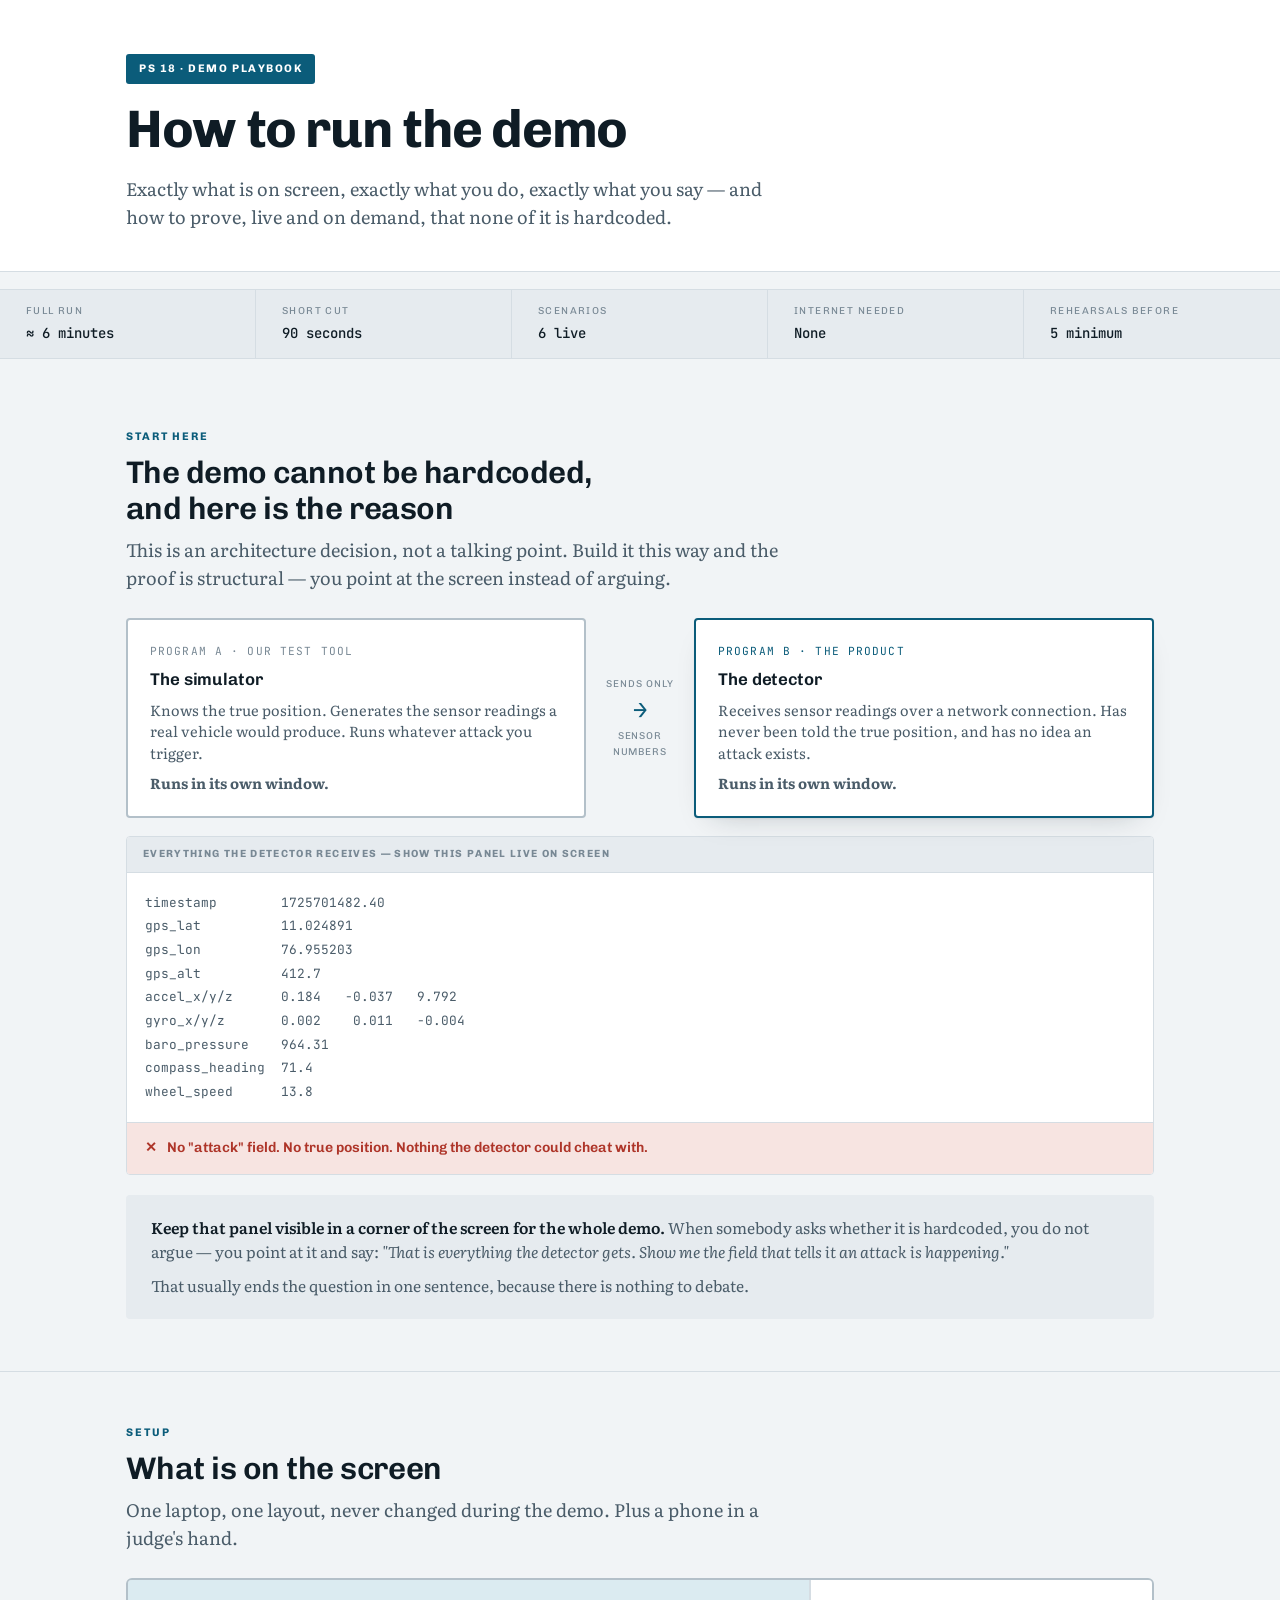
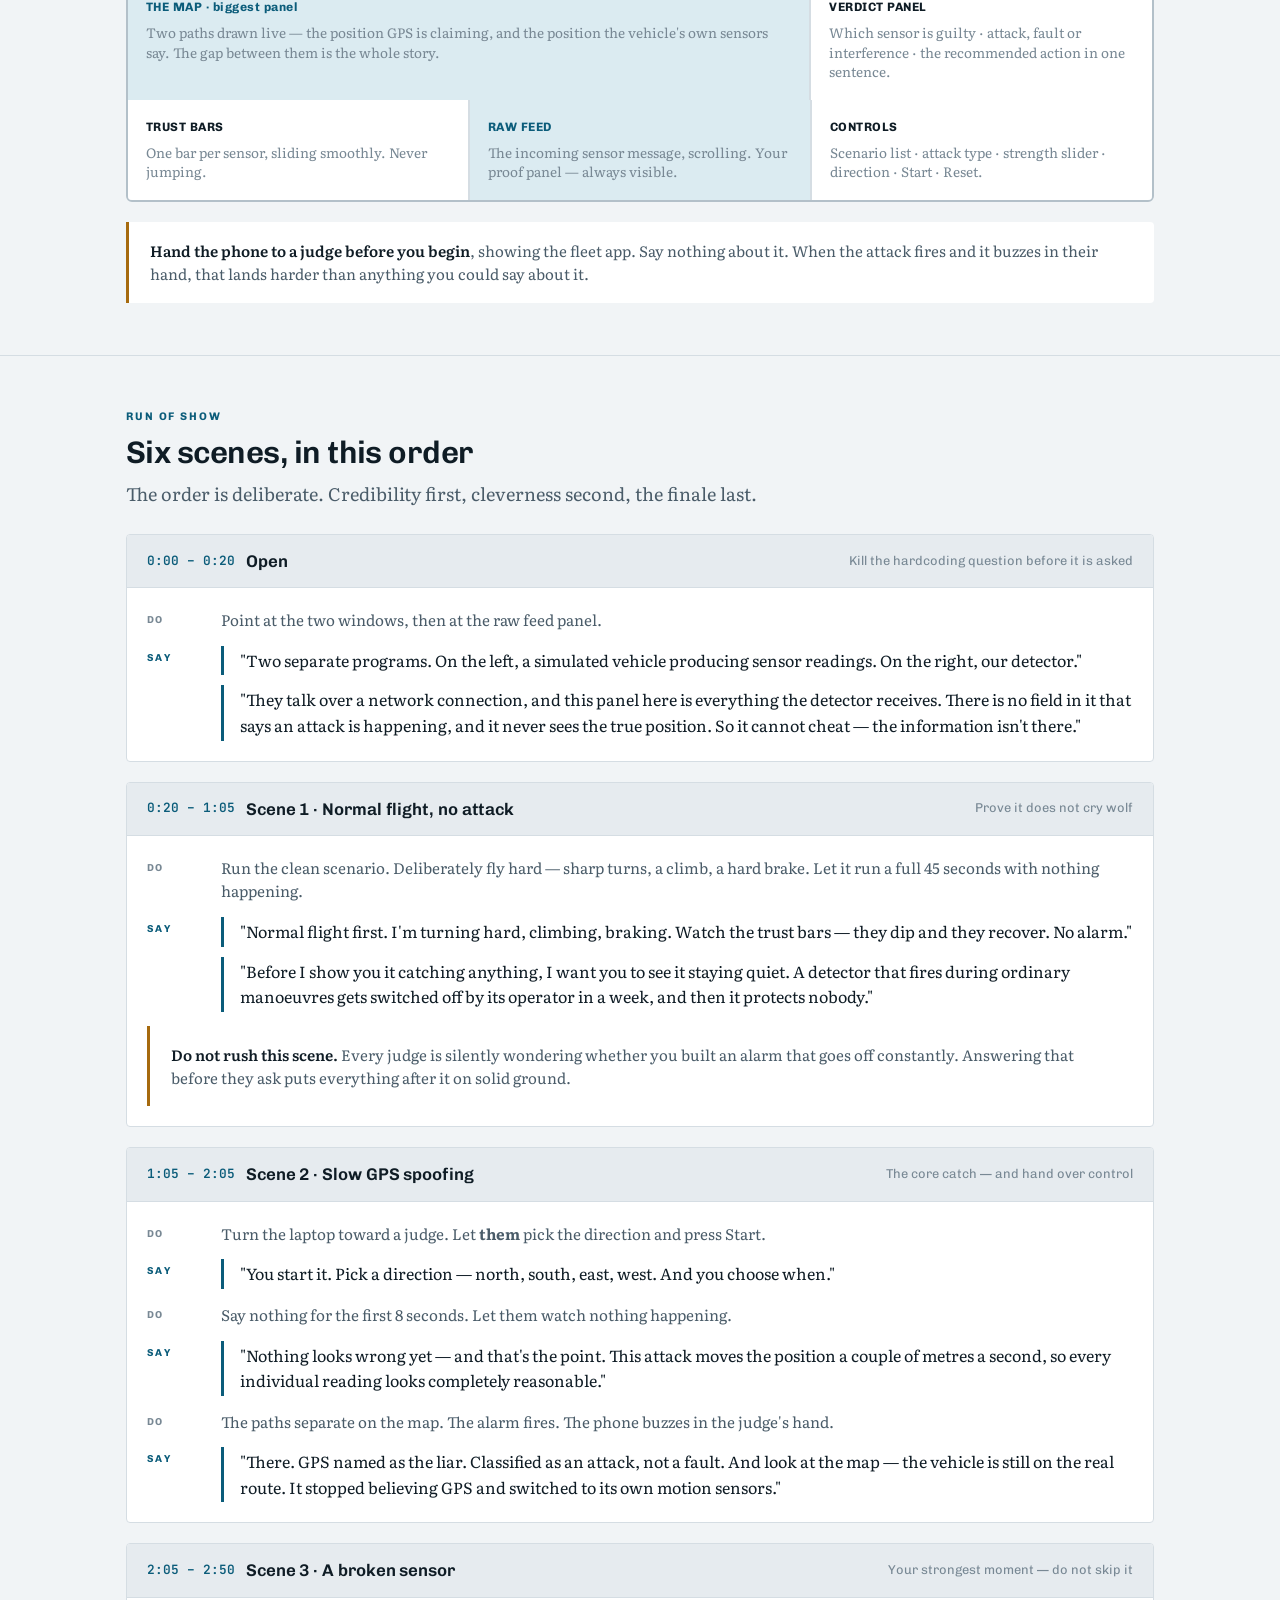
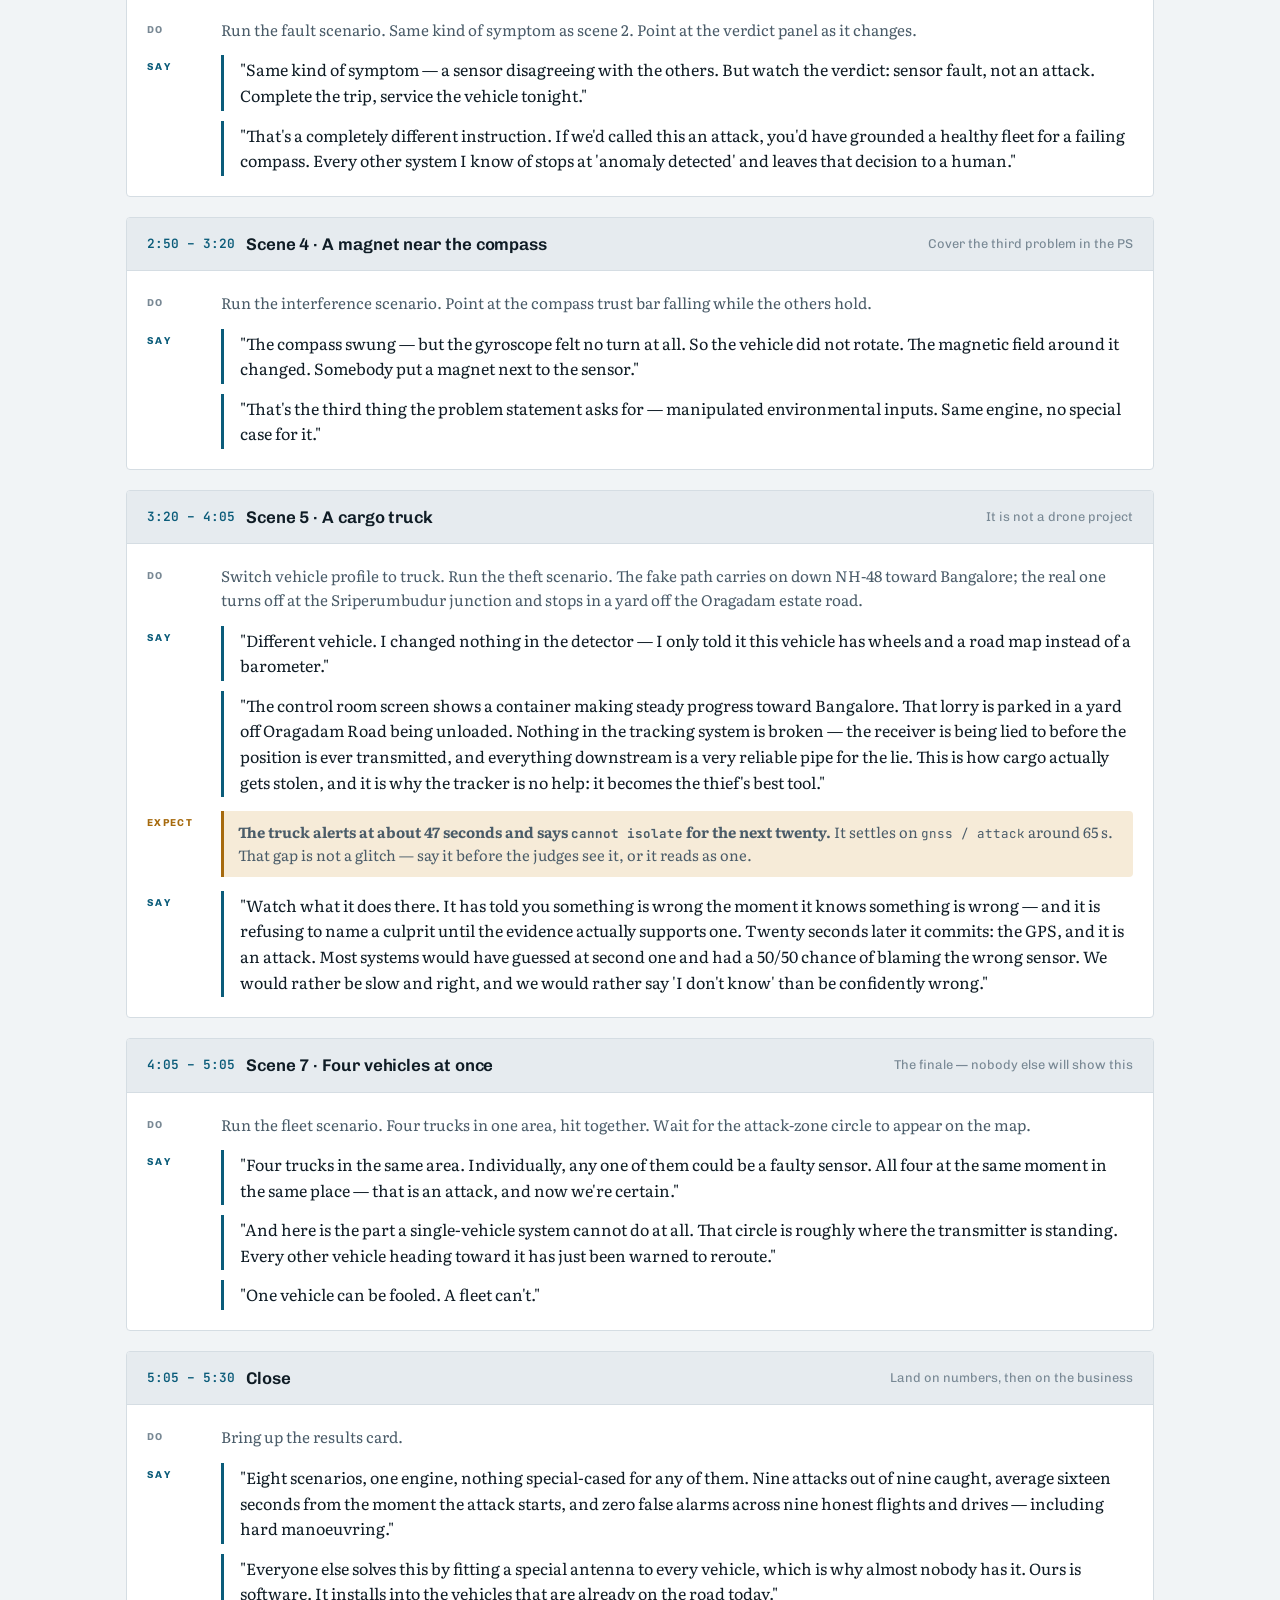
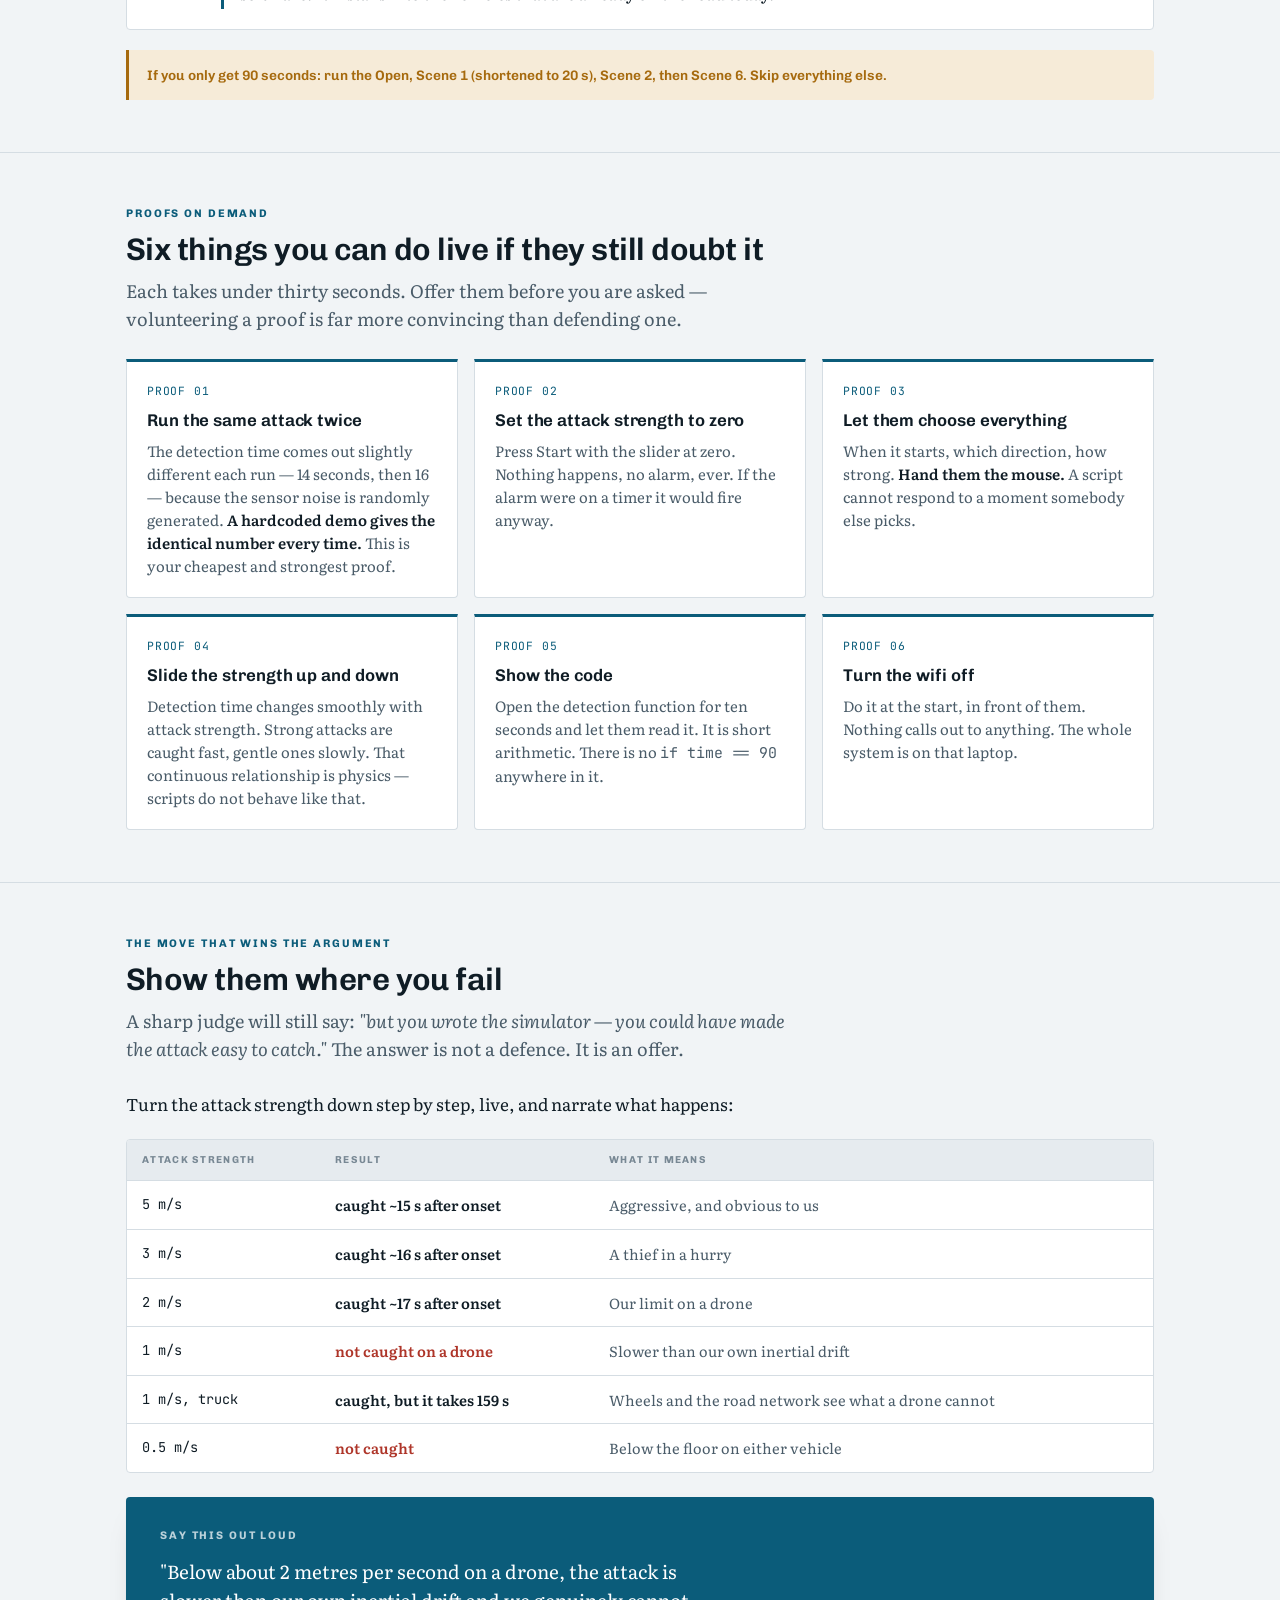
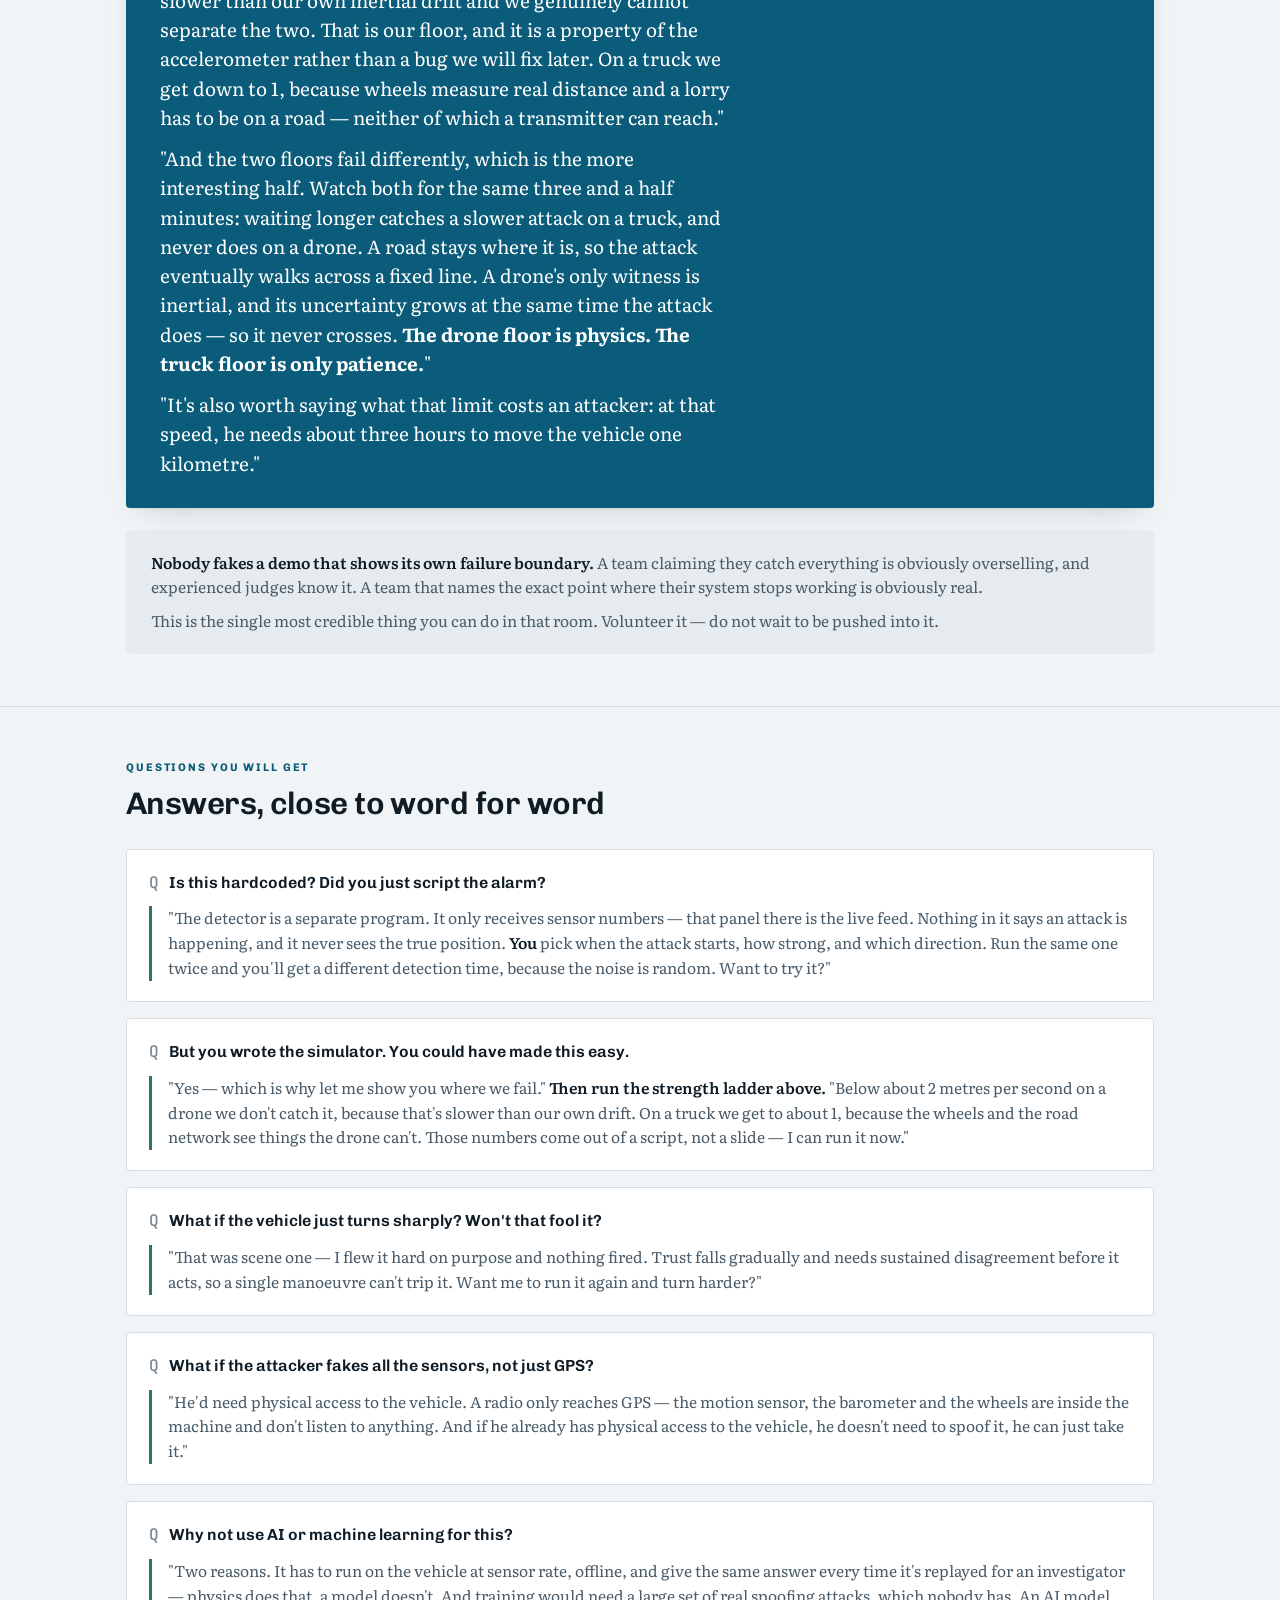
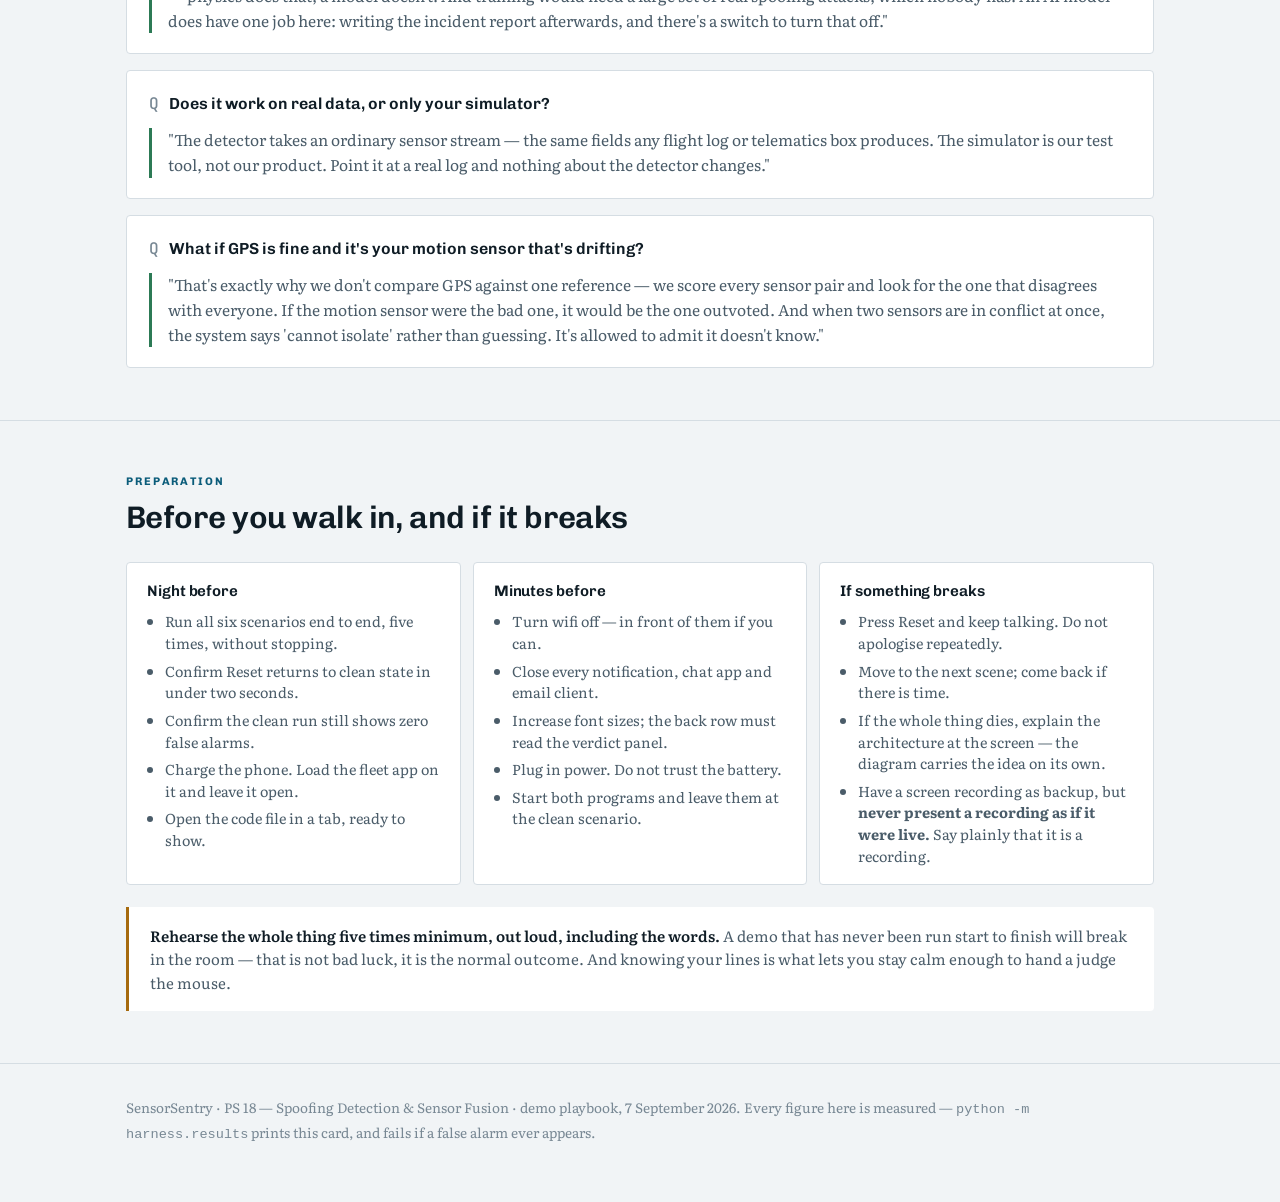
<file: docs/sensorsentry-demo-playbook.html>
<!doctype html>
<html lang="en">
<head>
<meta charset="utf-8">
<meta name="viewport" content="width=device-width, initial-scale=1">
<title>SensorSentry Demo Playbook</title>
<link rel="preconnect" href="https://fonts.googleapis.com">
<link rel="preconnect" href="https://fonts.gstatic.com" crossorigin>
<link rel="stylesheet" href="https://fonts.googleapis.com/css2?family=Chivo:wght@500;600;700&family=JetBrains+Mono:wght@400;500;600&family=Literata:opsz,wght@7..72,400;7..72,600&display=swap">
<style>
:root{
  --ground:#F1F4F6;--surface:#FFFFFF;--surface-2:#E6EBEF;
  --ink:#0F1C25;--ink-2:#4A5C69;--ink-3:#788894;
  --rule:#D5DDE3;--rule-strong:#B3C0C9;
  --accent:#0B5C7A;--accent-soft:#DBEBF1;
  --ok:#2C7A55;--ok-soft:#DEEEE6;
  --warn:#A66A0E;--warn-soft:#F6EBD8;
  --bad:#AE3529;--bad-soft:#F7E4E1;
  --shadow:0 1px 2px rgba(15,28,37,.06),0 12px 30px -18px rgba(15,28,37,.28);
  --maxw:1080px;--prose:66ch;
}
@media (prefers-color-scheme: dark){
  :root:not([data-theme="light"]){
    --ground:#0A1219;--surface:#101C24;--surface-2:#17242D;
    --ink:#E7EEF3;--ink-2:#A2B4C0;--ink-3:#758794;
    --rule:#213039;--rule-strong:#33474F;
    --accent:#4FAECC;--accent-soft:#0F2E3A;
    --ok:#57B287;--ok-soft:#122C22;
    --warn:#D5A051;--warn-soft:#2E2416;
    --bad:#DF7264;--bad-soft:#31201D;
    --shadow:0 1px 2px rgba(0,0,0,.45),0 14px 34px -18px rgba(0,0,0,.8);
  }
}
:root[data-theme="dark"]{
  --ground:#0A1219;--surface:#101C24;--surface-2:#17242D;
  --ink:#E7EEF3;--ink-2:#A2B4C0;--ink-3:#758794;
  --rule:#213039;--rule-strong:#33474F;
  --accent:#4FAECC;--accent-soft:#0F2E3A;
  --ok:#57B287;--ok-soft:#122C22;
  --warn:#D5A051;--warn-soft:#2E2416;
  --bad:#DF7264;--bad-soft:#31201D;
  --shadow:0 1px 2px rgba(0,0,0,.45),0 14px 34px -18px rgba(0,0,0,.8);
}
*{box-sizing:border-box}
html{-webkit-text-size-adjust:100%}
body{margin:0;background:var(--ground);color:var(--ink);font-family:Literata,Georgia,serif;font-size:17px;line-height:1.62}
.wrap{max-width:var(--maxw);margin:0 auto;padding:0 26px}
.prose{max-width:var(--prose)}
h1,h2,h3,h4{font-family:Chivo,"Helvetica Neue",Arial,sans-serif;margin:0;text-wrap:balance}
h1{font-size:clamp(2.2rem,5.4vw,3.3rem);font-weight:700;line-height:1.04;letter-spacing:-.026em}
h2{font-size:clamp(1.5rem,3.2vw,1.95rem);font-weight:600;line-height:1.16;letter-spacing:-.017em}
h3{font-size:1.06rem;font-weight:600;line-height:1.32;letter-spacing:-.005em}
p{margin:0}
.lead{font-size:1.13rem;color:var(--ink-2);line-height:1.55}
.eyebrow{font-family:Chivo,sans-serif;font-size:.69rem;font-weight:700;letter-spacing:.17em;text-transform:uppercase;color:var(--accent)}
.mono{font-family:"JetBrains Mono",ui-monospace,Consolas,monospace}

header{background:var(--surface);border-bottom:1px solid var(--rule);padding:54px 0 40px}
.mast{display:flex;flex-direction:column;gap:18px}
.badge{align-self:flex-start;font-family:Chivo,sans-serif;font-size:.69rem;font-weight:700;letter-spacing:.14em;text-transform:uppercase;background:var(--accent);color:var(--surface);padding:6px 13px;border-radius:3px}
.facts{display:grid;grid-template-columns:repeat(auto-fit,minmax(155px,1fr));border-top:1px solid var(--rule);border-bottom:1px solid var(--rule);background:var(--surface-2)}
.facts > div{padding:13px 26px;border-right:1px solid var(--rule)}
.facts > div:last-child{border-right:0}
.facts dt{font-family:Chivo,sans-serif;font-size:.63rem;letter-spacing:.14em;text-transform:uppercase;color:var(--ink-3);margin:0 0 3px}
.facts dd{margin:0;font-family:"JetBrains Mono",monospace;font-size:.87rem;font-weight:500;color:var(--ink)}

section{padding:52px 0;border-bottom:1px solid var(--rule)}
section:last-of-type{border-bottom:0}
.sec-head{display:flex;flex-direction:column;gap:9px;margin-bottom:26px}
.stack{display:flex;flex-direction:column;gap:16px}

/* two-program diagram */
.arch{display:grid;gap:16px;grid-template-columns:1fr auto 1fr;align-items:stretch}
.box{background:var(--surface);border:2px solid var(--rule-strong);border-radius:4px;padding:22px;display:flex;flex-direction:column;gap:8px}
.box.prod{border-color:var(--accent);box-shadow:var(--shadow)}
.box .tag{font-family:"JetBrains Mono",monospace;font-size:.7rem;letter-spacing:.1em;text-transform:uppercase;color:var(--ink-3)}
.box.prod .tag{color:var(--accent)}
.box p{font-size:.91rem;color:var(--ink-2);line-height:1.5}
.pipe{display:flex;flex-direction:column;align-items:center;justify-content:center;gap:6px;padding:0 4px}
.pipe .arrow{font-family:"JetBrains Mono",monospace;font-size:1.5rem;color:var(--accent);line-height:1}
.pipe .cap{font-family:Chivo,sans-serif;font-size:.62rem;letter-spacing:.1em;text-transform:uppercase;color:var(--ink-3);text-align:center}
@media (max-width:760px){.arch{grid-template-columns:1fr}.pipe{flex-direction:row;padding:4px 0}.pipe .arrow{transform:rotate(90deg)}}

.feed{background:var(--surface);border:1px solid var(--rule);border-radius:4px;overflow:hidden;margin-top:18px}
.feed .bar{background:var(--surface-2);padding:9px 16px;font-family:Chivo,sans-serif;font-size:.65rem;letter-spacing:.13em;text-transform:uppercase;color:var(--ink-3);font-weight:700;border-bottom:1px solid var(--rule)}
.feed pre{margin:0;padding:18px;overflow-x:auto;font-family:"JetBrains Mono",monospace;font-size:.8rem;line-height:1.85;color:var(--ink-2)}
.feed .miss{display:flex;gap:10px;padding:14px 18px;border-top:1px solid var(--rule);background:var(--bad-soft);font-family:Chivo,sans-serif;font-size:.88rem;color:var(--bad);font-weight:600;align-items:baseline}

/* screen layout */
.screen{border:2px solid var(--rule-strong);border-radius:6px;overflow:hidden;background:var(--surface-2)}
.screen .row{display:grid;gap:2px;background:var(--rule)}
.screen .row.top{grid-template-columns:2fr 1fr}
.screen .row.bot{grid-template-columns:1fr 1fr 1fr}
.pane{background:var(--surface);padding:18px;min-height:96px;display:flex;flex-direction:column;gap:5px}
.pane .t{font-family:Chivo,sans-serif;font-size:.76rem;font-weight:700;letter-spacing:.04em;color:var(--ink)}
.pane .d{font-size:.85rem;color:var(--ink-3);line-height:1.45}
.pane.key{background:var(--accent-soft)}
.pane.key .t{color:var(--accent)}
@media (max-width:700px){.screen .row.top,.screen .row.bot{grid-template-columns:1fr}}

/* run of show */
.run{display:flex;flex-direction:column;gap:20px}
.scene{background:var(--surface);border:1px solid var(--rule);border-radius:4px;overflow:hidden}
.scene > .head{display:flex;flex-wrap:wrap;align-items:center;gap:11px;padding:15px 20px;background:var(--surface-2);border-bottom:1px solid var(--rule)}
.scene .clock{font-family:"JetBrains Mono",monospace;font-size:.8rem;font-weight:600;color:var(--accent)}
.scene .goal{margin-left:auto;font-family:Chivo,sans-serif;font-size:.8rem;color:var(--ink-3)}
.scene .body{padding:20px;display:flex;flex-direction:column;gap:14px}
.beat{display:grid;grid-template-columns:58px minmax(0,1fr);gap:16px;align-items:start}
.beat .lbl{font-family:Chivo,sans-serif;font-size:.63rem;font-weight:700;letter-spacing:.13em;text-transform:uppercase;padding-top:4px}
.beat.do .lbl{color:var(--ink-3)}
.beat.say .lbl{color:var(--accent)}
.beat.do p{font-size:.95rem;color:var(--ink-2);line-height:1.55}
.beat.say .quote{
  font-family:Literata,Georgia,serif;font-size:1rem;line-height:1.6;color:var(--ink);
  border-left:3px solid var(--accent);padding:2px 0 2px 16px;
}
.beat.say .quote + .quote{margin-top:10px}
/* "Expect" — behaviour that is correct but looks wrong if it arrives
   unannounced. Warm rather than alarming: this is a rehearsal note. */
.beat.warn .lbl{color:var(--warn)}
.beat.warn p{
  font-size:.92rem;line-height:1.55;color:var(--ink-2);
  background:var(--warn-soft);border-left:3px solid var(--warn);
  padding:10px 14px;border-radius:0 4px 4px 0;
}
.beat.warn .mono{font-family:"JetBrains Mono",monospace;font-size:.85em}
@media (max-width:640px){.beat{grid-template-columns:1fr;gap:6px}.beat .lbl{padding-top:0}}
.cut{background:var(--warn-soft);border-left:3px solid var(--warn);padding:14px 18px;border-radius:0 4px 4px 0;font-family:Chivo,sans-serif;font-size:.86rem;color:var(--warn);font-weight:600}

/* proofs */
.proofs{display:grid;gap:16px;grid-template-columns:repeat(auto-fit,minmax(260px,1fr))}
.proof{background:var(--surface);border:1px solid var(--rule);border-top:3px solid var(--accent);border-radius:0 0 4px 4px;padding:20px;display:flex;flex-direction:column;gap:8px}
.proof .k{font-family:"JetBrains Mono",monospace;font-size:.71rem;letter-spacing:.07em;text-transform:uppercase;color:var(--accent)}
.proof p{font-size:.93rem;color:var(--ink-2);line-height:1.55}
.proof b{color:var(--ink);font-weight:600}

/* tables */
.tablewrap{overflow-x:auto;border:1px solid var(--rule);border-radius:4px;background:var(--surface)}
table{border-collapse:collapse;width:100%;min-width:520px;font-size:.91rem}
th,td{text-align:left;padding:12px 15px;border-bottom:1px solid var(--rule);vertical-align:top}
th{font-family:Chivo,sans-serif;font-size:.63rem;letter-spacing:.13em;text-transform:uppercase;color:var(--ink-3);font-weight:700;background:var(--surface-2);white-space:nowrap}
tr:last-child td{border-bottom:0}
td{color:var(--ink-2)}
td strong{color:var(--ink);font-weight:600}
td.mono{font-family:"JetBrains Mono",monospace;font-size:.85rem;color:var(--ink);white-space:nowrap}
td.fail{color:var(--bad);font-weight:600}

/* Q&A */
.qa{display:flex;flex-direction:column;gap:16px}
.q{background:var(--surface);border:1px solid var(--rule);border-radius:4px;padding:20px 22px;display:flex;flex-direction:column;gap:11px}
.q .ask{font-family:Chivo,sans-serif;font-weight:600;font-size:1rem;color:var(--ink)}
.q .ask::before{content:"Q  ";font-family:"JetBrains Mono",monospace;color:var(--ink-3);font-weight:500}
.q .ans{border-left:3px solid var(--ok);padding-left:16px;font-size:.97rem;line-height:1.6;color:var(--ink-2)}
.q .ans b{color:var(--ink);font-weight:600}

/* checklist */
.check{display:grid;gap:12px;grid-template-columns:repeat(auto-fit,minmax(250px,1fr))}
.check > div{background:var(--surface);border:1px solid var(--rule);border-radius:4px;padding:18px 20px;display:flex;flex-direction:column;gap:9px}
.check h3{font-size:.95rem}
.check ul{margin:0;padding-left:18px;display:flex;flex-direction:column;gap:6px}
.check li{font-size:.9rem;color:var(--ink-2);line-height:1.5}

.plainbox{background:var(--surface-2);border-radius:4px;padding:21px 25px;display:flex;flex-direction:column;gap:9px}
.plainbox p{color:var(--ink-2);font-size:.97rem;line-height:1.58}
.plainbox b{color:var(--ink);font-weight:600}
.note{background:var(--surface);border-left:3px solid var(--warn);padding:17px 21px;border-radius:0 4px 4px 0}
.note p{color:var(--ink-2);font-size:.94rem;line-height:1.55}
.note b{color:var(--ink);font-weight:600}
.big{background:var(--accent);color:var(--surface);border-radius:4px;padding:30px 34px;display:flex;flex-direction:column;gap:12px;box-shadow:var(--shadow)}
.big .eyebrow{color:var(--surface);opacity:.72}
.big p{font-family:Literata,Georgia,serif;font-size:1.18rem;line-height:1.55;max-width:52ch}

:focus-visible{outline:2px solid var(--accent);outline-offset:3px}
footer{padding:32px 0 60px;color:var(--ink-3);font-size:.85rem;border-top:1px solid var(--rule)}
@media (prefers-reduced-motion:reduce){*{animation:none!important;transition:none!important}}
</style>
</head>
<body>

<header>
  <div class="wrap mast">
    <span class="badge">PS 18 · Demo playbook</span>
    <h1>How to run the demo</h1>
    <p class="lead prose">Exactly what is on screen, exactly what you do, exactly what you say — and how to prove, live and on demand, that none of it is hardcoded.</p>
  </div>
</header>

<dl class="facts">
  <div><dt>Full run</dt><dd>≈ 6 minutes</dd></div>
  <div><dt>Short cut</dt><dd>90 seconds</dd></div>
  <div><dt>Scenarios</dt><dd>6 live</dd></div>
  <div><dt>Internet needed</dt><dd>None</dd></div>
  <div><dt>Rehearsals before</dt><dd>5 minimum</dd></div>
</dl>

<main>

<!-- ============ WHY IT CANNOT BE HARDCODED ============ -->
<section>
  <div class="wrap">
    <div class="sec-head prose">
      <span class="eyebrow">Start here</span>
      <h2>The demo cannot be hardcoded, and here is the reason</h2>
      <p class="lead">This is an architecture decision, not a talking point. Build it this way and the proof is structural — you point at the screen instead of arguing.</p>
    </div>
    <div class="arch">
      <div class="box">
        <span class="tag">Program A · our test tool</span>
        <h3>The simulator</h3>
        <p>Knows the true position. Generates the sensor readings a real vehicle would produce. Runs whatever attack you trigger.</p>
        <p><b>Runs in its own window.</b></p>
      </div>
      <div class="pipe">
        <span class="cap">sends only</span>
        <span class="arrow">→</span>
        <span class="cap">sensor<br>numbers</span>
      </div>
      <div class="box prod">
        <span class="tag">Program B · the product</span>
        <h3>The detector</h3>
        <p>Receives sensor readings over a network connection. Has never been told the true position, and has no idea an attack exists.</p>
        <p><b>Runs in its own window.</b></p>
      </div>
    </div>

    <div class="feed">
      <div class="bar">Everything the detector receives — show this panel live on screen</div>
<pre>timestamp        1725701482.40
gps_lat          11.024891
gps_lon          76.955203
gps_alt          412.7
accel_x/y/z      0.184   -0.037   9.792
gyro_x/y/z       0.002    0.011   -0.004
baro_pressure    964.31
compass_heading  71.4
wheel_speed      13.8</pre>
      <div class="miss"><span>✕</span><span>No "attack" field. No true position. Nothing the detector could cheat with.</span></div>
    </div>

    <div class="plainbox" style="margin-top:20px">
      <p><b>Keep that panel visible in a corner of the screen for the whole demo.</b> When somebody asks whether it is hardcoded, you do not argue — you point at it and say: <em>"That is everything the detector gets. Show me the field that tells it an attack is happening."</em></p>
      <p>That usually ends the question in one sentence, because there is nothing to debate.</p>
    </div>
  </div>
</section>

<!-- ============ SCREEN LAYOUT ============ -->
<section>
  <div class="wrap">
    <div class="sec-head prose">
      <span class="eyebrow">Setup</span>
      <h2>What is on the screen</h2>
      <p class="lead">One laptop, one layout, never changed during the demo. Plus a phone in a judge's hand.</p>
    </div>
    <div class="screen">
      <div class="row top">
        <div class="pane key">
          <span class="t">THE MAP · biggest panel</span>
          <span class="d">Two paths drawn live — the position GPS is claiming, and the position the vehicle's own sensors say. The gap between them is the whole story.</span>
        </div>
        <div class="pane">
          <span class="t">VERDICT PANEL</span>
          <span class="d">Which sensor is guilty · attack, fault or interference · the recommended action in one sentence.</span>
        </div>
      </div>
      <div class="row bot">
        <div class="pane">
          <span class="t">TRUST BARS</span>
          <span class="d">One bar per sensor, sliding smoothly. Never jumping.</span>
        </div>
        <div class="pane key">
          <span class="t">RAW FEED</span>
          <span class="d">The incoming sensor message, scrolling. Your proof panel — always visible.</span>
        </div>
        <div class="pane">
          <span class="t">CONTROLS</span>
          <span class="d">Scenario list · attack type · strength slider · direction · Start · Reset.</span>
        </div>
      </div>
    </div>
    <div class="note" style="margin-top:20px">
      <p><b>Hand the phone to a judge before you begin</b>, showing the fleet app. Say nothing about it. When the attack fires and it buzzes in their hand, that lands harder than anything you could say about it.</p>
    </div>
  </div>
</section>

<!-- ============ RUN OF SHOW ============ -->
<section>
  <div class="wrap">
    <div class="sec-head prose">
      <span class="eyebrow">Run of show</span>
      <h2>Six scenes, in this order</h2>
      <p class="lead">The order is deliberate. Credibility first, cleverness second, the finale last.</p>
    </div>
    <div class="run">

      <!-- OPEN -->
      <div class="scene">
        <div class="head"><span class="clock">0:00 – 0:20</span><h3>Open</h3><span class="goal">Kill the hardcoding question before it is asked</span></div>
        <div class="body">
          <div class="beat do"><span class="lbl">Do</span><p>Point at the two windows, then at the raw feed panel.</p></div>
          <div class="beat say"><span class="lbl">Say</span><div>
            <p class="quote">"Two separate programs. On the left, a simulated vehicle producing sensor readings. On the right, our detector."</p>
            <p class="quote">"They talk over a network connection, and this panel here is everything the detector receives. There is no field in it that says an attack is happening, and it never sees the true position. So it cannot cheat — the information isn't there."</p>
          </div></div>
        </div>
      </div>

      <!-- SCENE 1 -->
      <div class="scene">
        <div class="head"><span class="clock">0:20 – 1:05</span><h3>Scene 1 · Normal flight, no attack</h3><span class="goal">Prove it does not cry wolf</span></div>
        <div class="body">
          <div class="beat do"><span class="lbl">Do</span><p>Run the clean scenario. Deliberately fly hard — sharp turns, a climb, a hard brake. Let it run a full 45 seconds with nothing happening.</p></div>
          <div class="beat say"><span class="lbl">Say</span><div>
            <p class="quote">"Normal flight first. I'm turning hard, climbing, braking. Watch the trust bars — they dip and they recover. No alarm."</p>
            <p class="quote">"Before I show you it catching anything, I want you to see it staying quiet. A detector that fires during ordinary manoeuvres gets switched off by its operator in a week, and then it protects nobody."</p>
          </div></div>
          <div class="note"><p><b>Do not rush this scene.</b> Every judge is silently wondering whether you built an alarm that goes off constantly. Answering that before they ask puts everything after it on solid ground.</p></div>
        </div>
      </div>

      <!-- SCENE 2 -->
      <div class="scene">
        <div class="head"><span class="clock">1:05 – 2:05</span><h3>Scene 2 · Slow GPS spoofing</h3><span class="goal">The core catch — and hand over control</span></div>
        <div class="body">
          <div class="beat do"><span class="lbl">Do</span><p>Turn the laptop toward a judge. Let <b>them</b> pick the direction and press Start.</p></div>
          <div class="beat say"><span class="lbl">Say</span><div>
            <p class="quote">"You start it. Pick a direction — north, south, east, west. And you choose when."</p>
          </div></div>
          <div class="beat do"><span class="lbl">Do</span><p>Say nothing for the first 8 seconds. Let them watch nothing happening.</p></div>
          <div class="beat say"><span class="lbl">Say</span><div>
            <p class="quote">"Nothing looks wrong yet — and that's the point. This attack moves the position a couple of metres a second, so every individual reading looks completely reasonable."</p>
          </div></div>
          <div class="beat do"><span class="lbl">Do</span><p>The paths separate on the map. The alarm fires. The phone buzzes in the judge's hand.</p></div>
          <div class="beat say"><span class="lbl">Say</span><div>
            <p class="quote">"There. GPS named as the liar. Classified as an attack, not a fault. And look at the map — the vehicle is still on the real route. It stopped believing GPS and switched to its own motion sensors."</p>
          </div></div>
        </div>
      </div>

      <!-- SCENE 3 -->
      <div class="scene">
        <div class="head"><span class="clock">2:05 – 2:50</span><h3>Scene 3 · A broken sensor</h3><span class="goal">Your strongest moment — do not skip it</span></div>
        <div class="body">
          <div class="beat do"><span class="lbl">Do</span><p>Run the fault scenario. Same kind of symptom as scene 2. Point at the verdict panel as it changes.</p></div>
          <div class="beat say"><span class="lbl">Say</span><div>
            <p class="quote">"Same kind of symptom — a sensor disagreeing with the others. But watch the verdict: sensor fault, not an attack. Complete the trip, service the vehicle tonight."</p>
            <p class="quote">"That's a completely different instruction. If we'd called this an attack, you'd have grounded a healthy fleet for a failing compass. Every other system I know of stops at 'anomaly detected' and leaves that decision to a human."</p>
          </div></div>
        </div>
      </div>

      <!-- SCENE 4 -->
      <div class="scene">
        <div class="head"><span class="clock">2:50 – 3:20</span><h3>Scene 4 · A magnet near the compass</h3><span class="goal">Cover the third problem in the PS</span></div>
        <div class="body">
          <div class="beat do"><span class="lbl">Do</span><p>Run the interference scenario. Point at the compass trust bar falling while the others hold.</p></div>
          <div class="beat say"><span class="lbl">Say</span><div>
            <p class="quote">"The compass swung — but the gyroscope felt no turn at all. So the vehicle did not rotate. The magnetic field around it changed. Somebody put a magnet next to the sensor."</p>
            <p class="quote">"That's the third thing the problem statement asks for — manipulated environmental inputs. Same engine, no special case for it."</p>
          </div></div>
        </div>
      </div>

      <!-- SCENE 5 -->
      <div class="scene">
        <div class="head"><span class="clock">3:20 – 4:05</span><h3>Scene 5 · A cargo truck</h3><span class="goal">It is not a drone project</span></div>
        <div class="body">
          <div class="beat do"><span class="lbl">Do</span><p>Switch vehicle profile to truck. Run the theft scenario. The fake path carries on down NH-48 toward Bangalore; the real one turns off at the Sriperumbudur junction and stops in a yard off the Oragadam estate road.</p></div>
          <div class="beat say"><span class="lbl">Say</span><div>
            <p class="quote">"Different vehicle. I changed nothing in the detector — I only told it this vehicle has wheels and a road map instead of a barometer."</p>
            <p class="quote">"The control room screen shows a container making steady progress toward Bangalore. That lorry is parked in a yard off Oragadam Road being unloaded. Nothing in the tracking system is broken — the receiver is being lied to before the position is ever transmitted, and everything downstream is a very reliable pipe for the lie. This is how cargo actually gets stolen, and it is why the tracker is no help: it becomes the thief's best tool."</p>
          </div></div>
          <div class="beat warn"><span class="lbl">Expect</span><p><b>The truck alerts at about 47 seconds and says <span class="mono">cannot isolate</span> for the next twenty.</b> It settles on <span class="mono">gnss / attack</span> around 65 s. That gap is not a glitch — say it before the judges see it, or it reads as one.</p></div>
          <div class="beat say"><span class="lbl">Say</span><div>
            <p class="quote">"Watch what it does there. It has told you something is wrong the moment it knows something is wrong — and it is refusing to name a culprit until the evidence actually supports one. Twenty seconds later it commits: the GPS, and it is an attack. Most systems would have guessed at second one and had a 50/50 chance of blaming the wrong sensor. We would rather be slow and right, and we would rather say 'I don't know' than be confidently wrong."</p>
          </div></div>
        </div>
      </div>

      <!-- SCENE 6 -->
      <div class="scene">
        <div class="head"><span class="clock">4:05 – 5:05</span><h3>Scene 7 · Four vehicles at once</h3><span class="goal">The finale — nobody else will show this</span></div>
        <div class="body">
          <div class="beat do"><span class="lbl">Do</span><p>Run the fleet scenario. Four trucks in one area, hit together. Wait for the attack-zone circle to appear on the map.</p></div>
          <div class="beat say"><span class="lbl">Say</span><div>
            <p class="quote">"Four trucks in the same area. Individually, any one of them could be a faulty sensor. All four at the same moment in the same place — that is an attack, and now we're certain."</p>
            <p class="quote">"And here is the part a single-vehicle system cannot do at all. That circle is roughly where the transmitter is standing. Every other vehicle heading toward it has just been warned to reroute."</p>
            <p class="quote">"One vehicle can be fooled. A fleet can't."</p>
          </div></div>
        </div>
      </div>

      <!-- CLOSE -->
      <div class="scene">
        <div class="head"><span class="clock">5:05 – 5:30</span><h3>Close</h3><span class="goal">Land on numbers, then on the business</span></div>
        <div class="body">
          <div class="beat do"><span class="lbl">Do</span><p>Bring up the results card.</p></div>
          <div class="beat say"><span class="lbl">Say</span><div>
            <p class="quote">"Eight scenarios, one engine, nothing special-cased for any of them. Nine attacks out of nine caught, average sixteen seconds from the moment the attack starts, and zero false alarms across nine honest flights and drives — including hard manoeuvring."</p>
            <p class="quote">"Everyone else solves this by fitting a special antenna to every vehicle, which is why almost nobody has it. Ours is software. It installs into the vehicles that are already on the road today."</p>
          </div></div>
        </div>
      </div>

      <div class="cut">If you only get 90 seconds: run the Open, Scene 1 (shortened to 20 s), Scene 2, then Scene 6. Skip everything else.</div>

    </div>
  </div>
</section>

<!-- ============ PROOFS ON DEMAND ============ -->
<section>
  <div class="wrap">
    <div class="sec-head prose">
      <span class="eyebrow">Proofs on demand</span>
      <h2>Six things you can do live if they still doubt it</h2>
      <p class="lead">Each takes under thirty seconds. Offer them before you are asked — volunteering a proof is far more convincing than defending one.</p>
    </div>
    <div class="proofs">
      <div class="proof">
        <span class="k">Proof 01</span>
        <h3>Run the same attack twice</h3>
        <p>The detection time comes out slightly different each run — 14 seconds, then 16 — because the sensor noise is randomly generated. <b>A hardcoded demo gives the identical number every time.</b> This is your cheapest and strongest proof.</p>
      </div>
      <div class="proof">
        <span class="k">Proof 02</span>
        <h3>Set the attack strength to zero</h3>
        <p>Press Start with the slider at zero. Nothing happens, no alarm, ever. If the alarm were on a timer it would fire anyway.</p>
      </div>
      <div class="proof">
        <span class="k">Proof 03</span>
        <h3>Let them choose everything</h3>
        <p>When it starts, which direction, how strong. <b>Hand them the mouse.</b> A script cannot respond to a moment somebody else picks.</p>
      </div>
      <div class="proof">
        <span class="k">Proof 04</span>
        <h3>Slide the strength up and down</h3>
        <p>Detection time changes smoothly with attack strength. Strong attacks are caught fast, gentle ones slowly. That continuous relationship is physics — scripts do not behave like that.</p>
      </div>
      <div class="proof">
        <span class="k">Proof 05</span>
        <h3>Show the code</h3>
        <p>Open the detection function for ten seconds and let them read it. It is short arithmetic. There is no <span class="mono">if time == 90</span> anywhere in it.</p>
      </div>
      <div class="proof">
        <span class="k">Proof 06</span>
        <h3>Turn the wifi off</h3>
        <p>Do it at the start, in front of them. Nothing calls out to anything. The whole system is on that laptop.</p>
      </div>
    </div>
  </div>
</section>

<!-- ============ FAILURE BOUNDARY ============ -->
<section>
  <div class="wrap">
    <div class="sec-head prose">
      <span class="eyebrow">The move that wins the argument</span>
      <h2>Show them where you fail</h2>
      <p class="lead">A sharp judge will still say: <em>"but you wrote the simulator — you could have made the attack easy to catch."</em> The answer is not a defence. It is an offer.</p>
    </div>
    <div class="stack prose" style="margin-bottom:22px">
      <p>Turn the attack strength down step by step, live, and narrate what happens:</p>
    </div>
    <div class="tablewrap">
      <table>
        <thead><tr><th>Attack strength</th><th>Result</th><th>What it means</th></tr></thead>
        <tbody>
          <tr><td class="mono">5 m/s</td><td><strong>caught ~15 s after onset</strong></td><td>Aggressive, and obvious to us</td></tr>
          <tr><td class="mono">3 m/s</td><td><strong>caught ~16 s after onset</strong></td><td>A thief in a hurry</td></tr>
          <tr><td class="mono">2 m/s</td><td><strong>caught ~17 s after onset</strong></td><td>Our limit on a drone</td></tr>
          <tr><td class="mono">1 m/s</td><td class="fail">not caught on a drone</td><td>Slower than our own inertial drift</td></tr>
          <tr><td class="mono">1 m/s, truck</td><td><strong>caught, but it takes 159 s</strong></td><td>Wheels and the road network see what a drone cannot</td></tr>
          <tr><td class="mono">0.5 m/s</td><td class="fail">not caught</td><td>Below the floor on either vehicle</td></tr>
        </tbody>
      </table>
    </div>
    <div class="big" style="margin-top:24px">
      <span class="eyebrow">Say this out loud</span>
      <p>"Below about 2 metres per second on a drone, the attack is slower than our own inertial drift and we genuinely cannot separate the two. That is our floor, and it is a property of the accelerometer rather than a bug we will fix later. On a truck we get down to 1, because wheels measure real distance and a lorry has to be on a road — neither of which a transmitter can reach."</p>
      <p>"And the two floors fail differently, which is the more interesting half. Watch both for the same three and a half minutes: waiting longer catches a slower attack on a truck, and never does on a drone. A road stays where it is, so the attack eventually walks across a fixed line. A drone's only witness is inertial, and its uncertainty grows at the same time the attack does — so it never crosses. <b>The drone floor is physics. The truck floor is only patience.</b>"</p>
      <p>"It's also worth saying what that limit costs an attacker: at that speed, he needs about three hours to move the vehicle one kilometre."</p>
    </div>
    <div class="plainbox" style="margin-top:22px">
      <p><b>Nobody fakes a demo that shows its own failure boundary.</b> A team claiming they catch everything is obviously overselling, and experienced judges know it. A team that names the exact point where their system stops working is obviously real.</p>
      <p>This is the single most credible thing you can do in that room. Volunteer it — do not wait to be pushed into it.</p>
    </div>
  </div>
</section>

<!-- ============ Q&A ============ -->
<section>
  <div class="wrap">
    <div class="sec-head prose">
      <span class="eyebrow">Questions you will get</span>
      <h2>Answers, close to word for word</h2>
    </div>
    <div class="qa">

      <div class="q">
        <p class="ask">Is this hardcoded? Did you just script the alarm?</p>
        <p class="ans">"The detector is a separate program. It only receives sensor numbers — that panel there is the live feed. Nothing in it says an attack is happening, and it never sees the true position. <b>You</b> pick when the attack starts, how strong, and which direction. Run the same one twice and you'll get a different detection time, because the noise is random. Want to try it?"</p>
      </div>

      <div class="q">
        <p class="ask">But you wrote the simulator. You could have made this easy.</p>
        <p class="ans">"Yes — which is why let me show you where we fail." <b>Then run the strength ladder above.</b> "Below about 2 metres per second on a drone we don't catch it, because that's slower than our own drift. On a truck we get to about 1, because the wheels and the road network see things the drone can't. Those numbers come out of a script, not a slide — I can run it now."</p>
      </div>

      <div class="q">
        <p class="ask">What if the vehicle just turns sharply? Won't that fool it?</p>
        <p class="ans">"That was scene one — I flew it hard on purpose and nothing fired. Trust falls gradually and needs sustained disagreement before it acts, so a single manoeuvre can't trip it. Want me to run it again and turn harder?"</p>
      </div>

      <div class="q">
        <p class="ask">What if the attacker fakes all the sensors, not just GPS?</p>
        <p class="ans">"He'd need physical access to the vehicle. A radio only reaches GPS — the motion sensor, the barometer and the wheels are inside the machine and don't listen to anything. And if he already has physical access to the vehicle, he doesn't need to spoof it, he can just take it."</p>
      </div>

      <div class="q">
        <p class="ask">Why not use AI or machine learning for this?</p>
        <p class="ans">"Two reasons. It has to run on the vehicle at sensor rate, offline, and give the same answer every time it's replayed for an investigator — physics does that, a model doesn't. And training would need a large set of real spoofing attacks, which nobody has. An AI model does have one job here: writing the incident report afterwards, and there's a switch to turn that off."</p>
      </div>

      <div class="q">
        <p class="ask">Does it work on real data, or only your simulator?</p>
        <p class="ans">"The detector takes an ordinary sensor stream — the same fields any flight log or telematics box produces. The simulator is our test tool, not our product. Point it at a real log and nothing about the detector changes."</p>
      </div>

      <div class="q">
        <p class="ask">What if GPS is fine and it's your motion sensor that's drifting?</p>
        <p class="ans">"That's exactly why we don't compare GPS against one reference — we score every sensor pair and look for the one that disagrees with everyone. If the motion sensor were the bad one, it would be the one outvoted. And when two sensors are in conflict at once, the system says 'cannot isolate' rather than guessing. It's allowed to admit it doesn't know."</p>
      </div>

    </div>
  </div>
</section>

<!-- ============ BEFORE / IF IT BREAKS ============ -->
<section>
  <div class="wrap">
    <div class="sec-head prose">
      <span class="eyebrow">Preparation</span>
      <h2>Before you walk in, and if it breaks</h2>
    </div>
    <div class="check">
      <div>
        <h3>Night before</h3>
        <ul>
          <li>Run all six scenarios end to end, five times, without stopping.</li>
          <li>Confirm Reset returns to clean state in under two seconds.</li>
          <li>Confirm the clean run still shows zero false alarms.</li>
          <li>Charge the phone. Load the fleet app on it and leave it open.</li>
          <li>Open the code file in a tab, ready to show.</li>
        </ul>
      </div>
      <div>
        <h3>Minutes before</h3>
        <ul>
          <li>Turn wifi off — in front of them if you can.</li>
          <li>Close every notification, chat app and email client.</li>
          <li>Increase font sizes; the back row must read the verdict panel.</li>
          <li>Plug in power. Do not trust the battery.</li>
          <li>Start both programs and leave them at the clean scenario.</li>
        </ul>
      </div>
      <div>
        <h3>If something breaks</h3>
        <ul>
          <li>Press Reset and keep talking. Do not apologise repeatedly.</li>
          <li>Move to the next scene; come back if there is time.</li>
          <li>If the whole thing dies, explain the architecture at the screen — the diagram carries the idea on its own.</li>
          <li>Have a screen recording as backup, but <b>never present a recording as if it were live.</b> Say plainly that it is a recording.</li>
        </ul>
      </div>
    </div>
    <div class="note" style="margin-top:22px">
      <p><b>Rehearse the whole thing five times minimum, out loud, including the words.</b> A demo that has never been run start to finish will break in the room — that is not bad luck, it is the normal outcome. And knowing your lines is what lets you stay calm enough to hand a judge the mouse.</p>
    </div>
  </div>
</section>

</main>

<footer>
  <div class="wrap">SensorSentry · PS 18 — Spoofing Detection &amp; Sensor Fusion · demo playbook, 7 September 2026. Every figure here is measured — <code>python -m harness.results</code> prints this card, and fails if a false alarm ever appears.</div>
</footer>

</body>
</html>
</file>
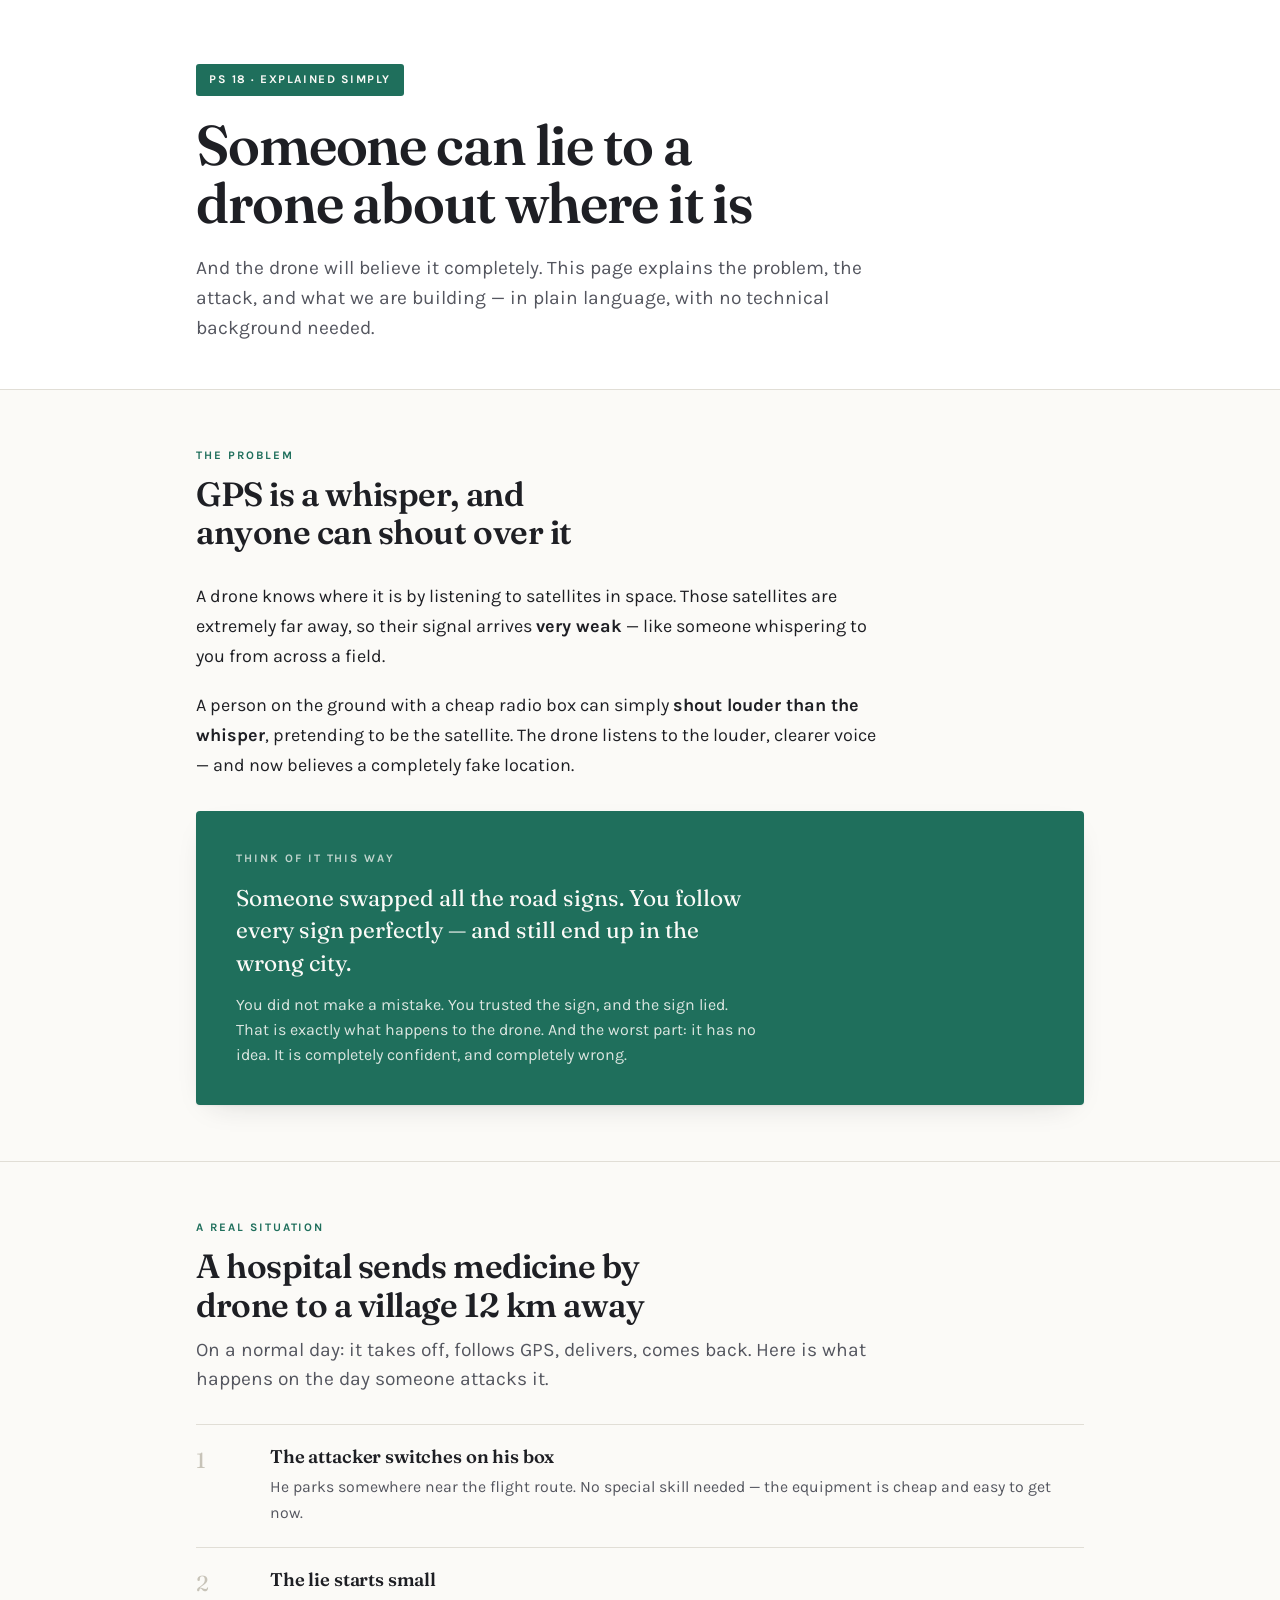
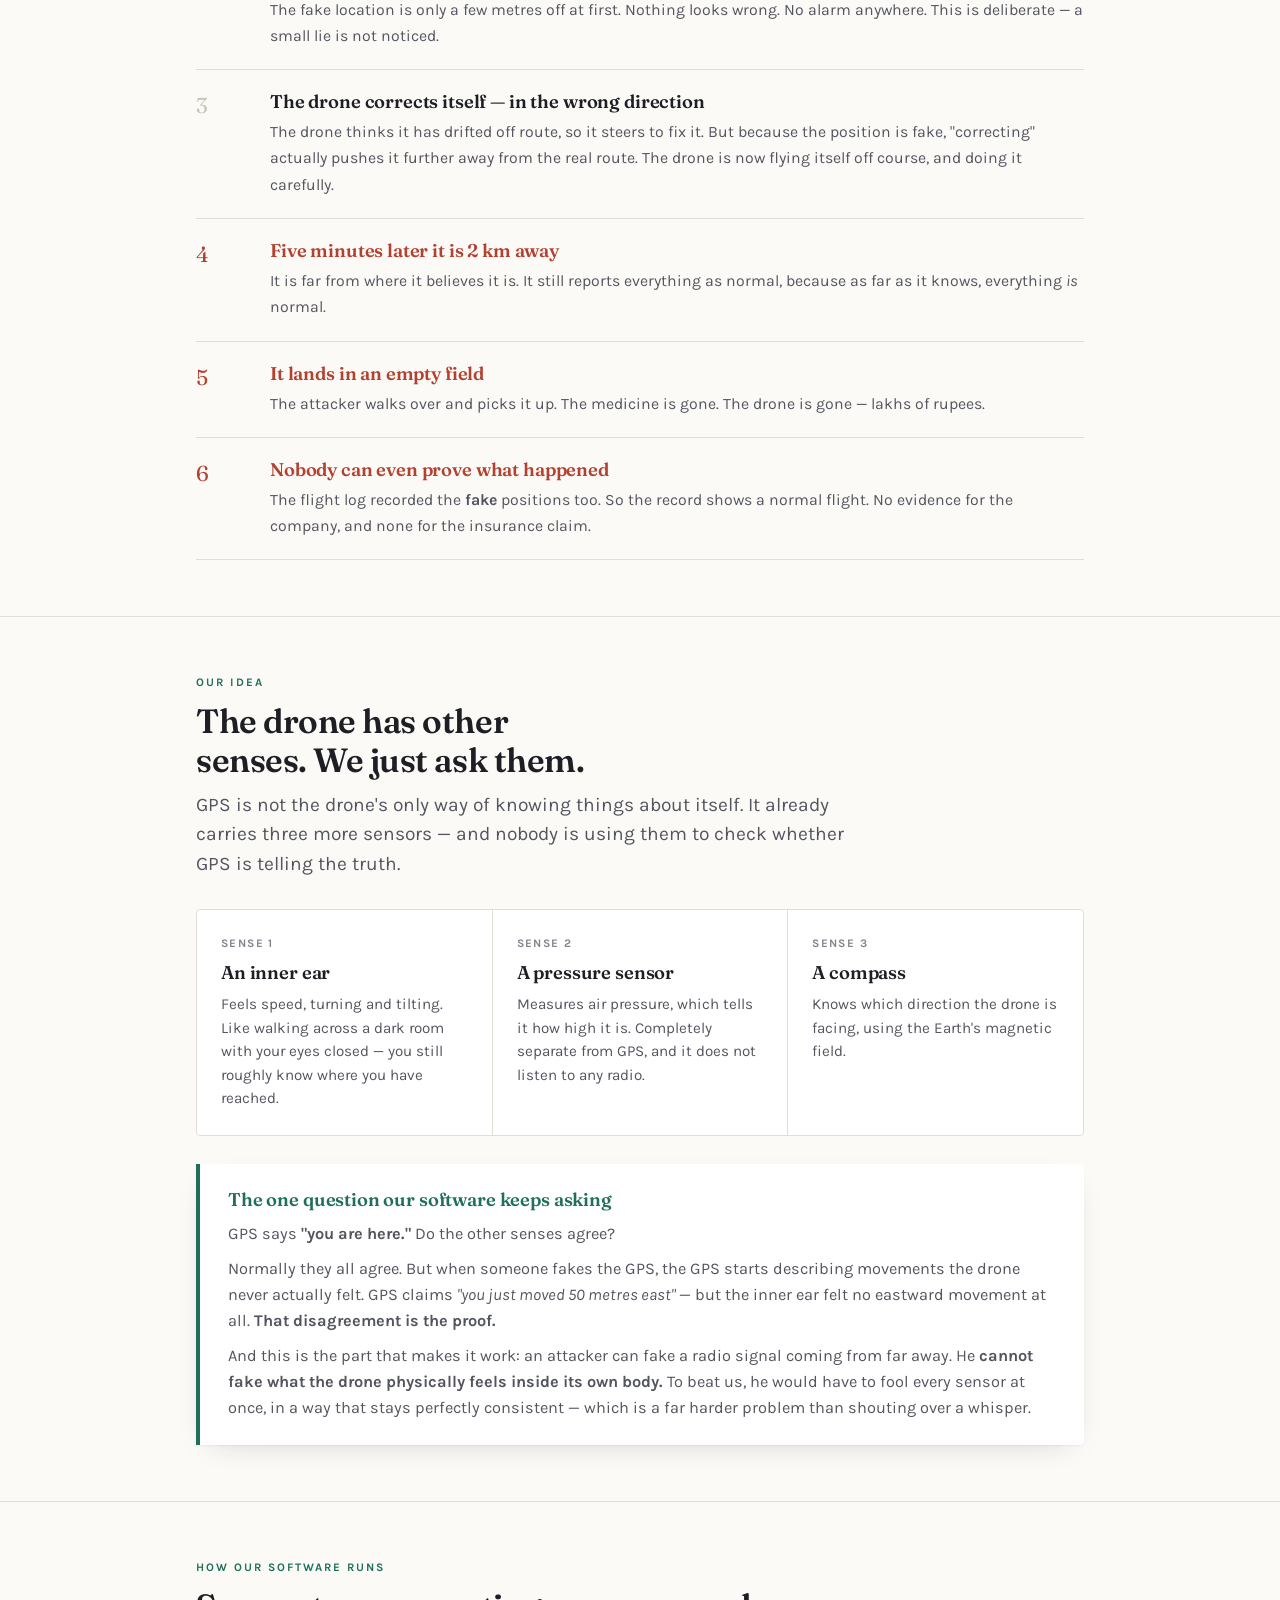
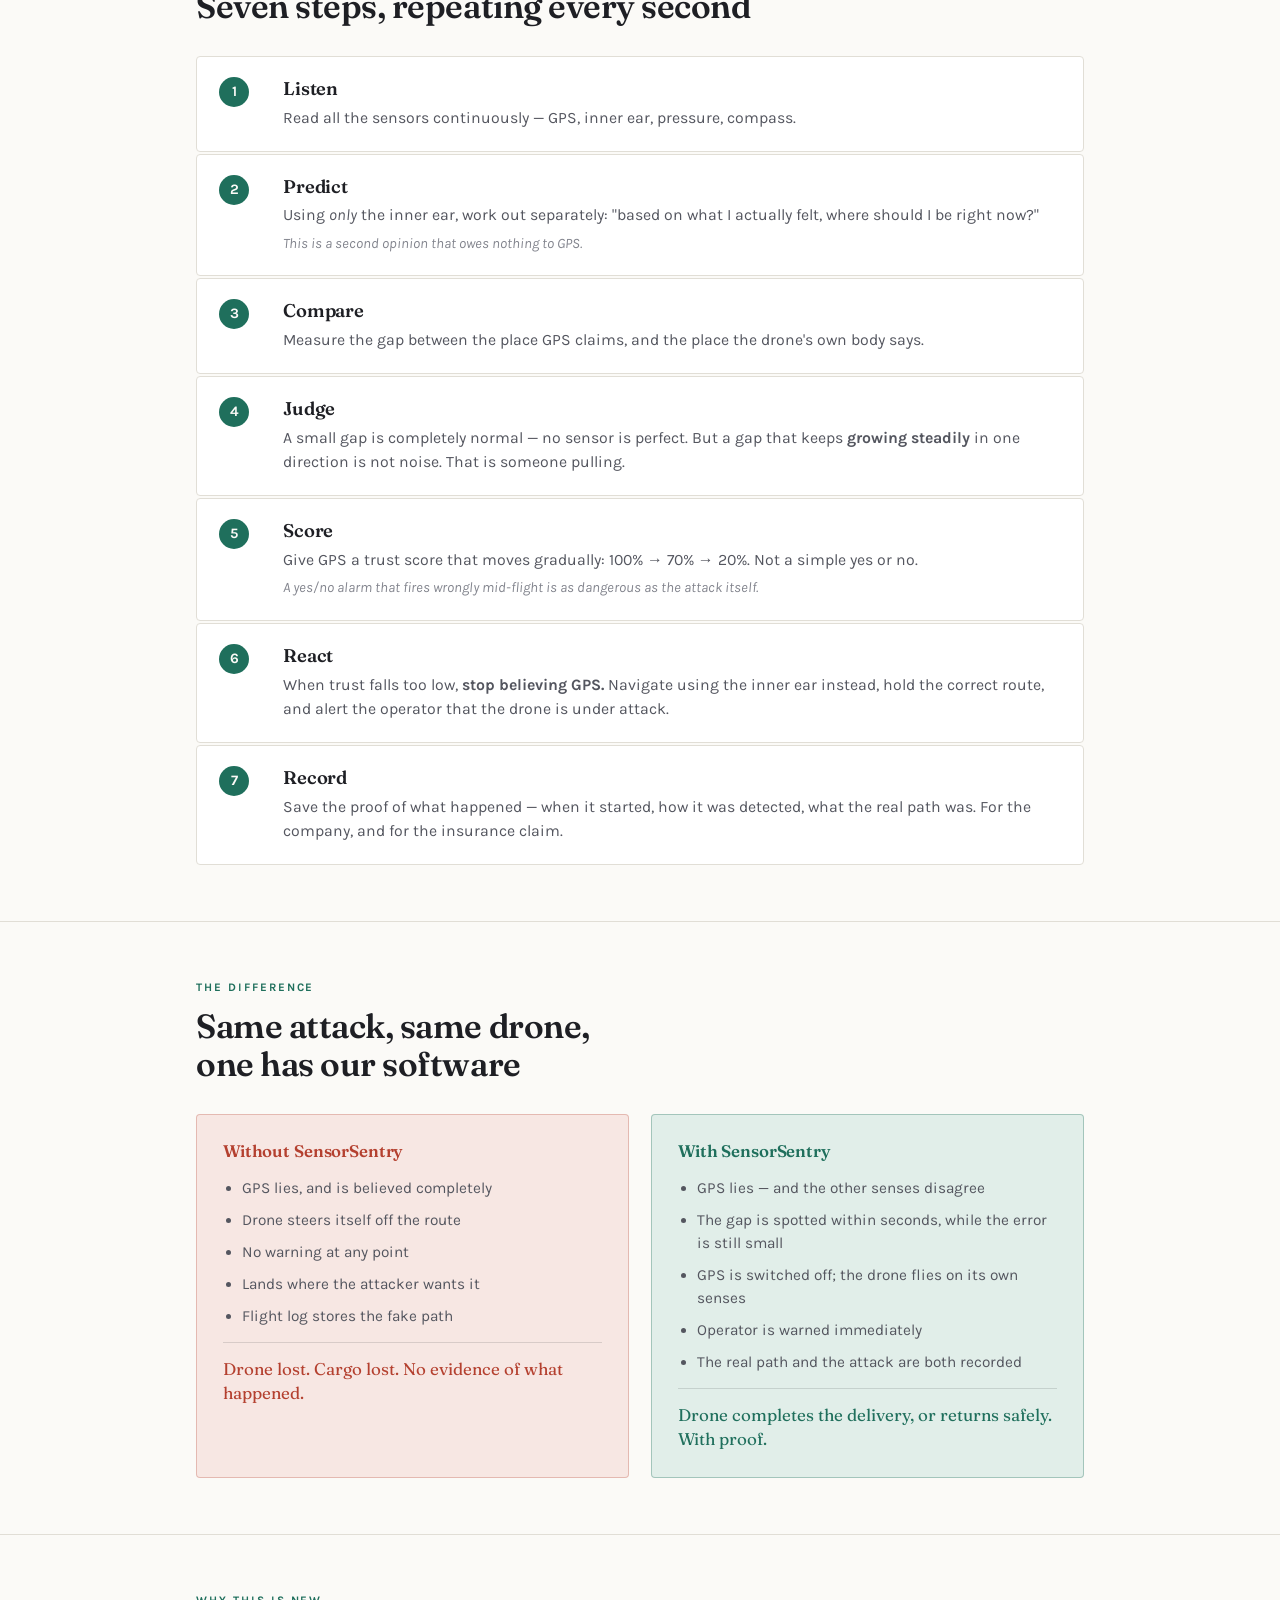
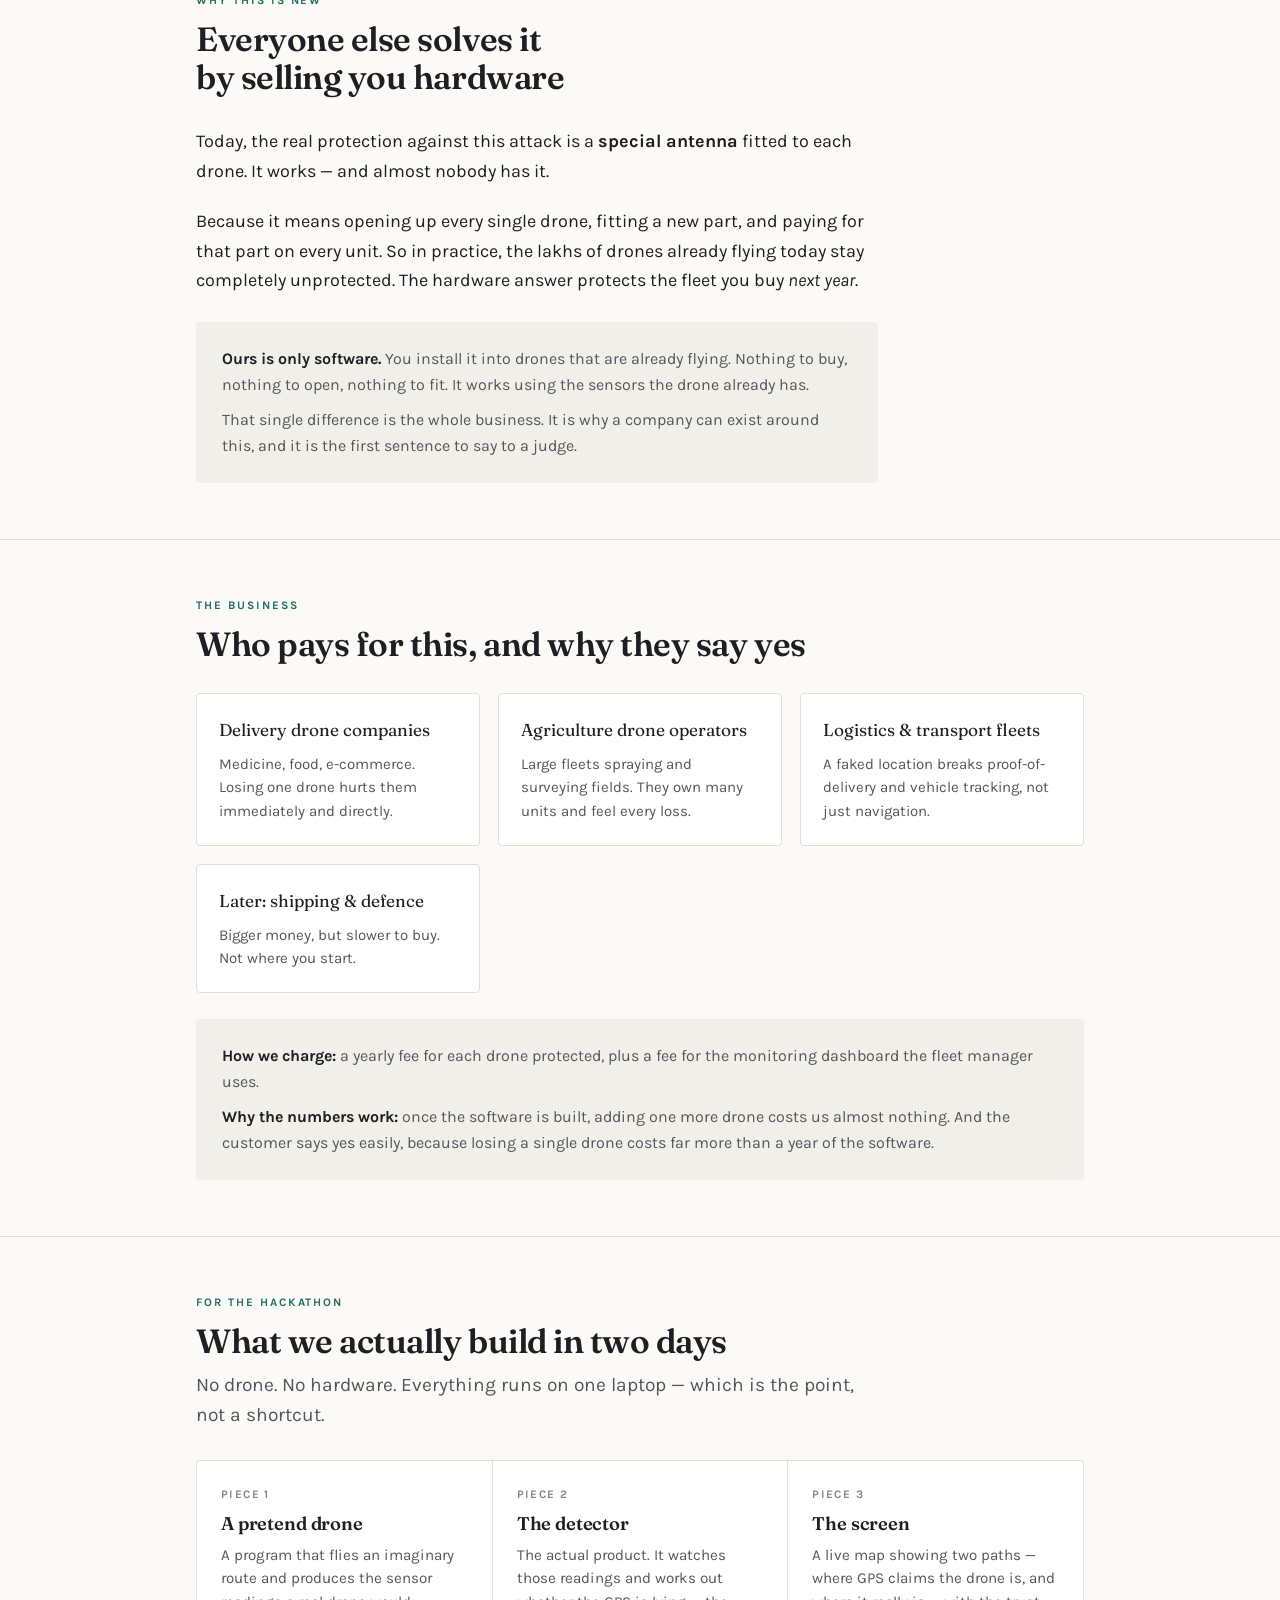
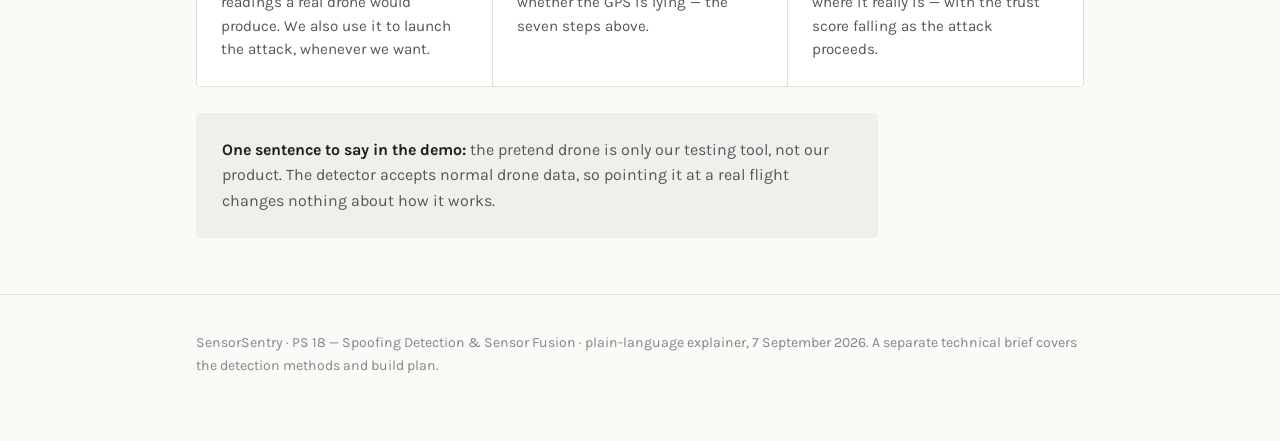
<file: docs/sensorsentry-explained.html>
<!doctype html>
<html lang="en">
<head>
<meta charset="utf-8">
<meta name="viewport" content="width=device-width, initial-scale=1">
<title>How SensorSentry Works</title>
<link rel="preconnect" href="https://fonts.googleapis.com">
<link rel="preconnect" href="https://fonts.gstatic.com" crossorigin>
<link rel="stylesheet" href="https://fonts.googleapis.com/css2?family=Fraunces:opsz,wght@9..144,500;9..144,600&family=Karla:wght@400;500;600;700&display=swap">
<style>
:root{
  --ground:#FBFAF7;
  --surface:#FFFFFF;
  --surface-2:#F1EFE9;
  --ink:#1E1F24;
  --ink-2:#54565F;
  --ink-3:#83858E;
  --rule:#E1DED6;
  --rule-strong:#C7C3B8;
  --accent:#1F6F5C;
  --accent-soft:#E1EEE9;
  --bad:#B4402F;
  --bad-soft:#F7E7E3;
  --good:#1F6F5C;
  --shadow:0 1px 2px rgba(30,31,36,.05),0 10px 30px -16px rgba(30,31,36,.22);
  --maxw:940px;
}
@media (prefers-color-scheme: dark){
  :root:not([data-theme="light"]){
    --ground:#15161A;
    --surface:#1D1F24;
    --surface-2:#24262C;
    --ink:#F0EEE9;
    --ink-2:#B0B2BA;
    --ink-3:#83858E;
    --rule:#2E3138;
    --rule-strong:#414550;
    --accent:#5FBFA3;
    --accent-soft:#1A302B;
    --bad:#E4796A;
    --bad-soft:#33201D;
    --good:#5FBFA3;
    --shadow:0 1px 2px rgba(0,0,0,.4),0 12px 32px -16px rgba(0,0,0,.75);
  }
}
:root[data-theme="dark"]{
  --ground:#15161A;
  --surface:#1D1F24;
  --surface-2:#24262C;
  --ink:#F0EEE9;
  --ink-2:#B0B2BA;
  --ink-3:#83858E;
  --rule:#2E3138;
  --rule-strong:#414550;
  --accent:#5FBFA3;
  --accent-soft:#1A302B;
  --bad:#E4796A;
  --bad-soft:#33201D;
  --good:#5FBFA3;
  --shadow:0 1px 2px rgba(0,0,0,.4),0 12px 32px -16px rgba(0,0,0,.75);
}

*{box-sizing:border-box}
html{-webkit-text-size-adjust:100%}
body{
  margin:0;
  background:var(--ground);
  color:var(--ink);
  font-family:Karla,"Helvetica Neue",Arial,sans-serif;
  font-size:18px;
  line-height:1.66;
}
.wrap{max-width:var(--maxw);margin:0 auto;padding:0 26px}
.narrow{max-width:62ch}

h1,h2,h3{font-family:Fraunces,Georgia,serif;font-weight:600;margin:0;text-wrap:balance}
h1{font-size:clamp(2.3rem,6vw,3.5rem);line-height:1.05;letter-spacing:-.02em}
h2{font-size:clamp(1.6rem,3.4vw,2.1rem);line-height:1.15;letter-spacing:-.014em}
h3{font-size:1.15rem;line-height:1.3;letter-spacing:-.008em}
p{margin:0}
.lead{font-size:1.2rem;color:var(--ink-2);line-height:1.55}
.eyebrow{
  font-family:Karla,sans-serif;
  font-size:.72rem;
  font-weight:700;
  letter-spacing:.17em;
  text-transform:uppercase;
  color:var(--accent);
}

header{padding:64px 0 46px;background:var(--surface);border-bottom:1px solid var(--rule)}
.head-inner{display:flex;flex-direction:column;gap:20px}
.badge{
  align-self:flex-start;
  font-size:.74rem;font-weight:700;letter-spacing:.13em;text-transform:uppercase;
  background:var(--accent);color:var(--ground);
  padding:6px 13px;border-radius:3px;
}

section{padding:56px 0;border-bottom:1px solid var(--rule)}
section:last-of-type{border-bottom:0}
.sec-head{display:flex;flex-direction:column;gap:10px;margin-bottom:30px}
.stack{display:flex;flex-direction:column;gap:20px}

/* the analogy — the one warm, loud moment */
.analogy{
  background:var(--accent);
  color:var(--ground);
  padding:38px 40px;
  border-radius:4px;
  display:flex;flex-direction:column;gap:14px;
  box-shadow:var(--shadow);
}
.analogy .eyebrow{color:var(--ground);opacity:.72}
.analogy p{font-family:Fraunces,Georgia,serif;font-size:1.42rem;line-height:1.42;max-width:34ch}
.analogy .after{font-family:Karla,sans-serif;font-size:1rem;opacity:.86;max-width:52ch;line-height:1.55}

/* story: what happens on attack day */
.story{display:flex;flex-direction:column;border-top:1px solid var(--rule)}
.beat{
  display:grid;grid-template-columns:52px minmax(0,1fr);gap:22px;
  padding:20px 0;border-bottom:1px solid var(--rule);align-items:start;
}
.beat .n{
  font-family:Fraunces,serif;font-size:1.35rem;color:var(--rule-strong);
  line-height:1;padding-top:5px;font-variant-numeric:tabular-nums;
}
.beat .body{display:flex;flex-direction:column;gap:5px}
.beat .body p{color:var(--ink-2);font-size:.99rem}
.beat.hit .n{color:var(--bad)}
.beat.hit h3{color:var(--bad)}
.beat.save .n{color:var(--good)}
.beat.save h3{color:var(--good)}

/* senses */
.senses{display:grid;gap:1px;grid-template-columns:repeat(auto-fit,minmax(220px,1fr));background:var(--rule);border:1px solid var(--rule);border-radius:4px;overflow:hidden}
.senses > div{background:var(--surface);padding:24px;display:flex;flex-direction:column;gap:8px}
.senses .label{font-size:.72rem;font-weight:700;letter-spacing:.12em;text-transform:uppercase;color:var(--ink-3)}
.senses p{font-size:.95rem;color:var(--ink-2);line-height:1.55}

/* with / without comparison */
.compare{display:grid;gap:22px;grid-template-columns:repeat(auto-fit,minmax(280px,1fr))}
.col{border-radius:4px;padding:26px;display:flex;flex-direction:column;gap:14px}
.col.without{background:var(--bad-soft);border:1px solid color-mix(in srgb,var(--bad) 28%,transparent)}
.col.with{background:var(--accent-soft);border:1px solid color-mix(in srgb,var(--accent) 32%,transparent)}
.col h3{font-size:1.05rem}
.col.without h3{color:var(--bad)}
.col.with h3{color:var(--accent)}
.col ul{margin:0;padding-left:19px;display:flex;flex-direction:column;gap:9px}
.col li{font-size:.96rem;color:var(--ink-2);line-height:1.5}
.col .outcome{
  font-family:Fraunces,serif;font-size:1.06rem;line-height:1.4;
  padding-top:14px;border-top:1px solid color-mix(in srgb,var(--ink) 14%,transparent);
}
.col.without .outcome{color:var(--bad)}
.col.with .outcome{color:var(--accent)}

/* how it runs — 7 steps */
.steps{display:flex;flex-direction:column;gap:2px}
.step{
  display:grid;grid-template-columns:44px minmax(0,1fr);gap:20px;
  background:var(--surface);border:1px solid var(--rule);border-radius:4px;
  padding:20px 22px;align-items:start;
}
.step .k{
  width:30px;height:30px;border-radius:50%;
  background:var(--accent);color:var(--ground);
  display:flex;align-items:center;justify-content:center;
  font-weight:700;font-size:.9rem;font-family:Karla,sans-serif;
}
.step .body{display:flex;flex-direction:column;gap:5px}
.step p{font-size:.99rem;color:var(--ink-2);line-height:1.55}
.step .plain{
  font-size:.9rem;color:var(--ink-3);font-style:italic;
}

/* key insight callout */
.key{
  border-left:4px solid var(--accent);
  background:var(--surface);
  padding:24px 28px;
  display:flex;flex-direction:column;gap:9px;
  border-radius:0 4px 4px 0;
  box-shadow:var(--shadow);
}
.key h3{color:var(--accent)}
.key p{color:var(--ink-2);font-size:1.02rem;line-height:1.6}

/* money */
.money{display:grid;gap:18px;grid-template-columns:repeat(auto-fit,minmax(230px,1fr))}
.money > div{background:var(--surface);border:1px solid var(--rule);border-radius:4px;padding:22px;display:flex;flex-direction:column;gap:8px}
.money .who{font-family:Fraunces,serif;font-size:1.08rem}
.money p{font-size:.94rem;color:var(--ink-2);line-height:1.55}

.plainbox{background:var(--surface-2);border-radius:4px;padding:24px 26px;display:flex;flex-direction:column;gap:10px}
.plainbox p{color:var(--ink-2);font-size:1rem;line-height:1.6}
.plainbox b{color:var(--ink)}

:focus-visible{outline:2px solid var(--accent);outline-offset:3px}
footer{padding:36px 0 64px;color:var(--ink-3);font-size:.88rem;border-top:1px solid var(--rule)}
@media (prefers-reduced-motion:reduce){*{animation:none!important;transition:none!important}}
@media (max-width:640px){
  body{font-size:17px}
  .beat{grid-template-columns:38px minmax(0,1fr);gap:16px}
  .analogy{padding:28px 24px}
}
</style>
</head>
<body>

<header>
  <div class="wrap head-inner">
    <span class="badge">PS 18 · Explained simply</span>
    <h1>Someone can lie to a drone about where it is</h1>
    <p class="lead narrow">And the drone will believe it completely. This page explains the problem, the attack, and what we are building — in plain language, with no technical background needed.</p>
  </div>
</header>

<main>

<!-- PROBLEM -->
<section>
  <div class="wrap">
    <div class="sec-head narrow">
      <span class="eyebrow">The problem</span>
      <h2>GPS is a whisper, and anyone can shout over it</h2>
    </div>
    <div class="stack narrow" style="margin-bottom:30px">
      <p>A drone knows where it is by listening to satellites in space. Those satellites are extremely far away, so their signal arrives <b>very weak</b> — like someone whispering to you from across a field.</p>
      <p>A person on the ground with a cheap radio box can simply <b>shout louder than the whisper</b>, pretending to be the satellite. The drone listens to the louder, clearer voice — and now believes a completely fake location.</p>
    </div>
    <div class="analogy">
      <span class="eyebrow">Think of it this way</span>
      <p>Someone swapped all the road signs. You follow every sign perfectly — and still end up in the wrong city.</p>
      <p class="after">You did not make a mistake. You trusted the sign, and the sign lied. That is exactly what happens to the drone. And the worst part: it has no idea. It is completely confident, and completely wrong.</p>
    </div>
  </div>
</section>

<!-- THE STORY -->
<section>
  <div class="wrap">
    <div class="sec-head narrow">
      <span class="eyebrow">A real situation</span>
      <h2>A hospital sends medicine by drone to a village 12 km away</h2>
      <p class="lead">On a normal day: it takes off, follows GPS, delivers, comes back. Here is what happens on the day someone attacks it.</p>
    </div>
    <div class="story">
      <div class="beat">
        <span class="n">1</span>
        <div class="body">
          <h3>The attacker switches on his box</h3>
          <p>He parks somewhere near the flight route. No special skill needed — the equipment is cheap and easy to get now.</p>
        </div>
      </div>
      <div class="beat">
        <span class="n">2</span>
        <div class="body">
          <h3>The lie starts small</h3>
          <p>The fake location is only a few metres off at first. Nothing looks wrong. No alarm anywhere. This is deliberate — a small lie is not noticed.</p>
        </div>
      </div>
      <div class="beat">
        <span class="n">3</span>
        <div class="body">
          <h3>The drone corrects itself — in the wrong direction</h3>
          <p>The drone thinks it has drifted off route, so it steers to fix it. But because the position is fake, "correcting" actually pushes it further away from the real route. The drone is now flying itself off course, and doing it carefully.</p>
        </div>
      </div>
      <div class="beat hit">
        <span class="n">4</span>
        <div class="body">
          <h3>Five minutes later it is 2 km away</h3>
          <p>It is far from where it believes it is. It still reports everything as normal, because as far as it knows, everything <em>is</em> normal.</p>
        </div>
      </div>
      <div class="beat hit">
        <span class="n">5</span>
        <div class="body">
          <h3>It lands in an empty field</h3>
          <p>The attacker walks over and picks it up. The medicine is gone. The drone is gone — lakhs of rupees.</p>
        </div>
      </div>
      <div class="beat hit">
        <span class="n">6</span>
        <div class="body">
          <h3>Nobody can even prove what happened</h3>
          <p>The flight log recorded the <b>fake</b> positions too. So the record shows a normal flight. No evidence for the company, and none for the insurance claim.</p>
        </div>
      </div>
    </div>
  </div>
</section>

<!-- THE IDEA -->
<section>
  <div class="wrap">
    <div class="sec-head narrow">
      <span class="eyebrow">Our idea</span>
      <h2>The drone has other senses. We just ask them.</h2>
      <p class="lead">GPS is not the drone's only way of knowing things about itself. It already carries three more sensors — and nobody is using them to check whether GPS is telling the truth.</p>
    </div>
    <div class="senses">
      <div>
        <span class="label">Sense 1</span>
        <h3>An inner ear</h3>
        <p>Feels speed, turning and tilting. Like walking across a dark room with your eyes closed — you still roughly know where you have reached.</p>
      </div>
      <div>
        <span class="label">Sense 2</span>
        <h3>A pressure sensor</h3>
        <p>Measures air pressure, which tells it how high it is. Completely separate from GPS, and it does not listen to any radio.</p>
      </div>
      <div>
        <span class="label">Sense 3</span>
        <h3>A compass</h3>
        <p>Knows which direction the drone is facing, using the Earth's magnetic field.</p>
      </div>
    </div>
    <div class="key" style="margin-top:28px">
      <h3>The one question our software keeps asking</h3>
      <p>GPS says <b>"you are here."</b> Do the other senses agree?</p>
      <p>Normally they all agree. But when someone fakes the GPS, the GPS starts describing movements the drone never actually felt. GPS claims <em>"you just moved 50 metres east"</em> — but the inner ear felt no eastward movement at all. <b>That disagreement is the proof.</b></p>
      <p>And this is the part that makes it work: an attacker can fake a radio signal coming from far away. He <b>cannot fake what the drone physically feels inside its own body.</b> To beat us, he would have to fool every sensor at once, in a way that stays perfectly consistent — which is a far harder problem than shouting over a whisper.</p>
    </div>
  </div>
</section>

<!-- 7 STEPS -->
<section>
  <div class="wrap">
    <div class="sec-head narrow">
      <span class="eyebrow">How our software runs</span>
      <h2>Seven steps, repeating every second</h2>
    </div>
    <div class="steps">
      <div class="step">
        <span class="k">1</span>
        <div class="body">
          <h3>Listen</h3>
          <p>Read all the sensors continuously — GPS, inner ear, pressure, compass.</p>
        </div>
      </div>
      <div class="step">
        <span class="k">2</span>
        <div class="body">
          <h3>Predict</h3>
          <p>Using <em>only</em> the inner ear, work out separately: "based on what I actually felt, where should I be right now?"</p>
          <p class="plain">This is a second opinion that owes nothing to GPS.</p>
        </div>
      </div>
      <div class="step">
        <span class="k">3</span>
        <div class="body">
          <h3>Compare</h3>
          <p>Measure the gap between the place GPS claims, and the place the drone's own body says.</p>
        </div>
      </div>
      <div class="step">
        <span class="k">4</span>
        <div class="body">
          <h3>Judge</h3>
          <p>A small gap is completely normal — no sensor is perfect. But a gap that keeps <b>growing steadily</b> in one direction is not noise. That is someone pulling.</p>
        </div>
      </div>
      <div class="step">
        <span class="k">5</span>
        <div class="body">
          <h3>Score</h3>
          <p>Give GPS a trust score that moves gradually: 100% → 70% → 20%. Not a simple yes or no.</p>
          <p class="plain">A yes/no alarm that fires wrongly mid-flight is as dangerous as the attack itself.</p>
        </div>
      </div>
      <div class="step">
        <span class="k">6</span>
        <div class="body">
          <h3>React</h3>
          <p>When trust falls too low, <b>stop believing GPS.</b> Navigate using the inner ear instead, hold the correct route, and alert the operator that the drone is under attack.</p>
        </div>
      </div>
      <div class="step">
        <span class="k">7</span>
        <div class="body">
          <h3>Record</h3>
          <p>Save the proof of what happened — when it started, how it was detected, what the real path was. For the company, and for the insurance claim.</p>
        </div>
      </div>
    </div>
  </div>
</section>

<!-- COMPARISON -->
<section>
  <div class="wrap">
    <div class="sec-head narrow">
      <span class="eyebrow">The difference</span>
      <h2>Same attack, same drone, one has our software</h2>
    </div>
    <div class="compare">
      <div class="col without">
        <h3>Without SensorSentry</h3>
        <ul>
          <li>GPS lies, and is believed completely</li>
          <li>Drone steers itself off the route</li>
          <li>No warning at any point</li>
          <li>Lands where the attacker wants it</li>
          <li>Flight log stores the fake path</li>
        </ul>
        <p class="outcome">Drone lost. Cargo lost. No evidence of what happened.</p>
      </div>
      <div class="col with">
        <h3>With SensorSentry</h3>
        <ul>
          <li>GPS lies — and the other senses disagree</li>
          <li>The gap is spotted within seconds, while the error is still small</li>
          <li>GPS is switched off; the drone flies on its own senses</li>
          <li>Operator is warned immediately</li>
          <li>The real path and the attack are both recorded</li>
        </ul>
        <p class="outcome">Drone completes the delivery, or returns safely. With proof.</p>
      </div>
    </div>
  </div>
</section>

<!-- NOVELTY -->
<section>
  <div class="wrap">
    <div class="sec-head narrow">
      <span class="eyebrow">Why this is new</span>
      <h2>Everyone else solves it by selling you hardware</h2>
    </div>
    <div class="stack narrow">
      <p>Today, the real protection against this attack is a <b>special antenna</b> fitted to each drone. It works — and almost nobody has it.</p>
      <p>Because it means opening up every single drone, fitting a new part, and paying for that part on every unit. So in practice, the lakhs of drones already flying today stay completely unprotected. The hardware answer protects the fleet you buy <em>next year</em>.</p>
    </div>
    <div class="plainbox narrow" style="margin-top:26px">
      <p><b>Ours is only software.</b> You install it into drones that are already flying. Nothing to buy, nothing to open, nothing to fit. It works using the sensors the drone already has.</p>
      <p>That single difference is the whole business. It is why a company can exist around this, and it is the first sentence to say to a judge.</p>
    </div>
  </div>
</section>

<!-- MONEY -->
<section>
  <div class="wrap">
    <div class="sec-head narrow">
      <span class="eyebrow">The business</span>
      <h2>Who pays for this, and why they say yes</h2>
    </div>
    <div class="money">
      <div>
        <span class="who">Delivery drone companies</span>
        <p>Medicine, food, e-commerce. Losing one drone hurts them immediately and directly.</p>
      </div>
      <div>
        <span class="who">Agriculture drone operators</span>
        <p>Large fleets spraying and surveying fields. They own many units and feel every loss.</p>
      </div>
      <div>
        <span class="who">Logistics &amp; transport fleets</span>
        <p>A faked location breaks proof-of-delivery and vehicle tracking, not just navigation.</p>
      </div>
      <div>
        <span class="who">Later: shipping &amp; defence</span>
        <p>Bigger money, but slower to buy. Not where you start.</p>
      </div>
    </div>
    <div class="plainbox" style="margin-top:26px">
      <p><b>How we charge:</b> a yearly fee for each drone protected, plus a fee for the monitoring dashboard the fleet manager uses.</p>
      <p><b>Why the numbers work:</b> once the software is built, adding one more drone costs us almost nothing. And the customer says yes easily, because losing a single drone costs far more than a year of the software.</p>
    </div>
  </div>
</section>

<!-- WHAT WE BUILD -->
<section>
  <div class="wrap">
    <div class="sec-head narrow">
      <span class="eyebrow">For the hackathon</span>
      <h2>What we actually build in two days</h2>
      <p class="lead">No drone. No hardware. Everything runs on one laptop — which is the point, not a shortcut.</p>
    </div>
    <div class="senses">
      <div>
        <span class="label">Piece 1</span>
        <h3>A pretend drone</h3>
        <p>A program that flies an imaginary route and produces the sensor readings a real drone would produce. We also use it to launch the attack, whenever we want.</p>
      </div>
      <div>
        <span class="label">Piece 2</span>
        <h3>The detector</h3>
        <p>The actual product. It watches those readings and works out whether the GPS is lying — the seven steps above.</p>
      </div>
      <div>
        <span class="label">Piece 3</span>
        <h3>The screen</h3>
        <p>A live map showing two paths — where GPS claims the drone is, and where it really is — with the trust score falling as the attack proceeds.</p>
      </div>
    </div>
    <div class="plainbox narrow" style="margin-top:26px">
      <p><b>One sentence to say in the demo:</b> the pretend drone is only our testing tool, not our product. The detector accepts normal drone data, so pointing it at a real flight changes nothing about how it works.</p>
    </div>
  </div>
</section>

</main>

<footer>
  <div class="wrap">SensorSentry · PS 18 — Spoofing Detection &amp; Sensor Fusion · plain-language explainer, 7 September 2026. A separate technical brief covers the detection methods and build plan.</div>
</footer>

</body>
</html>
</file>
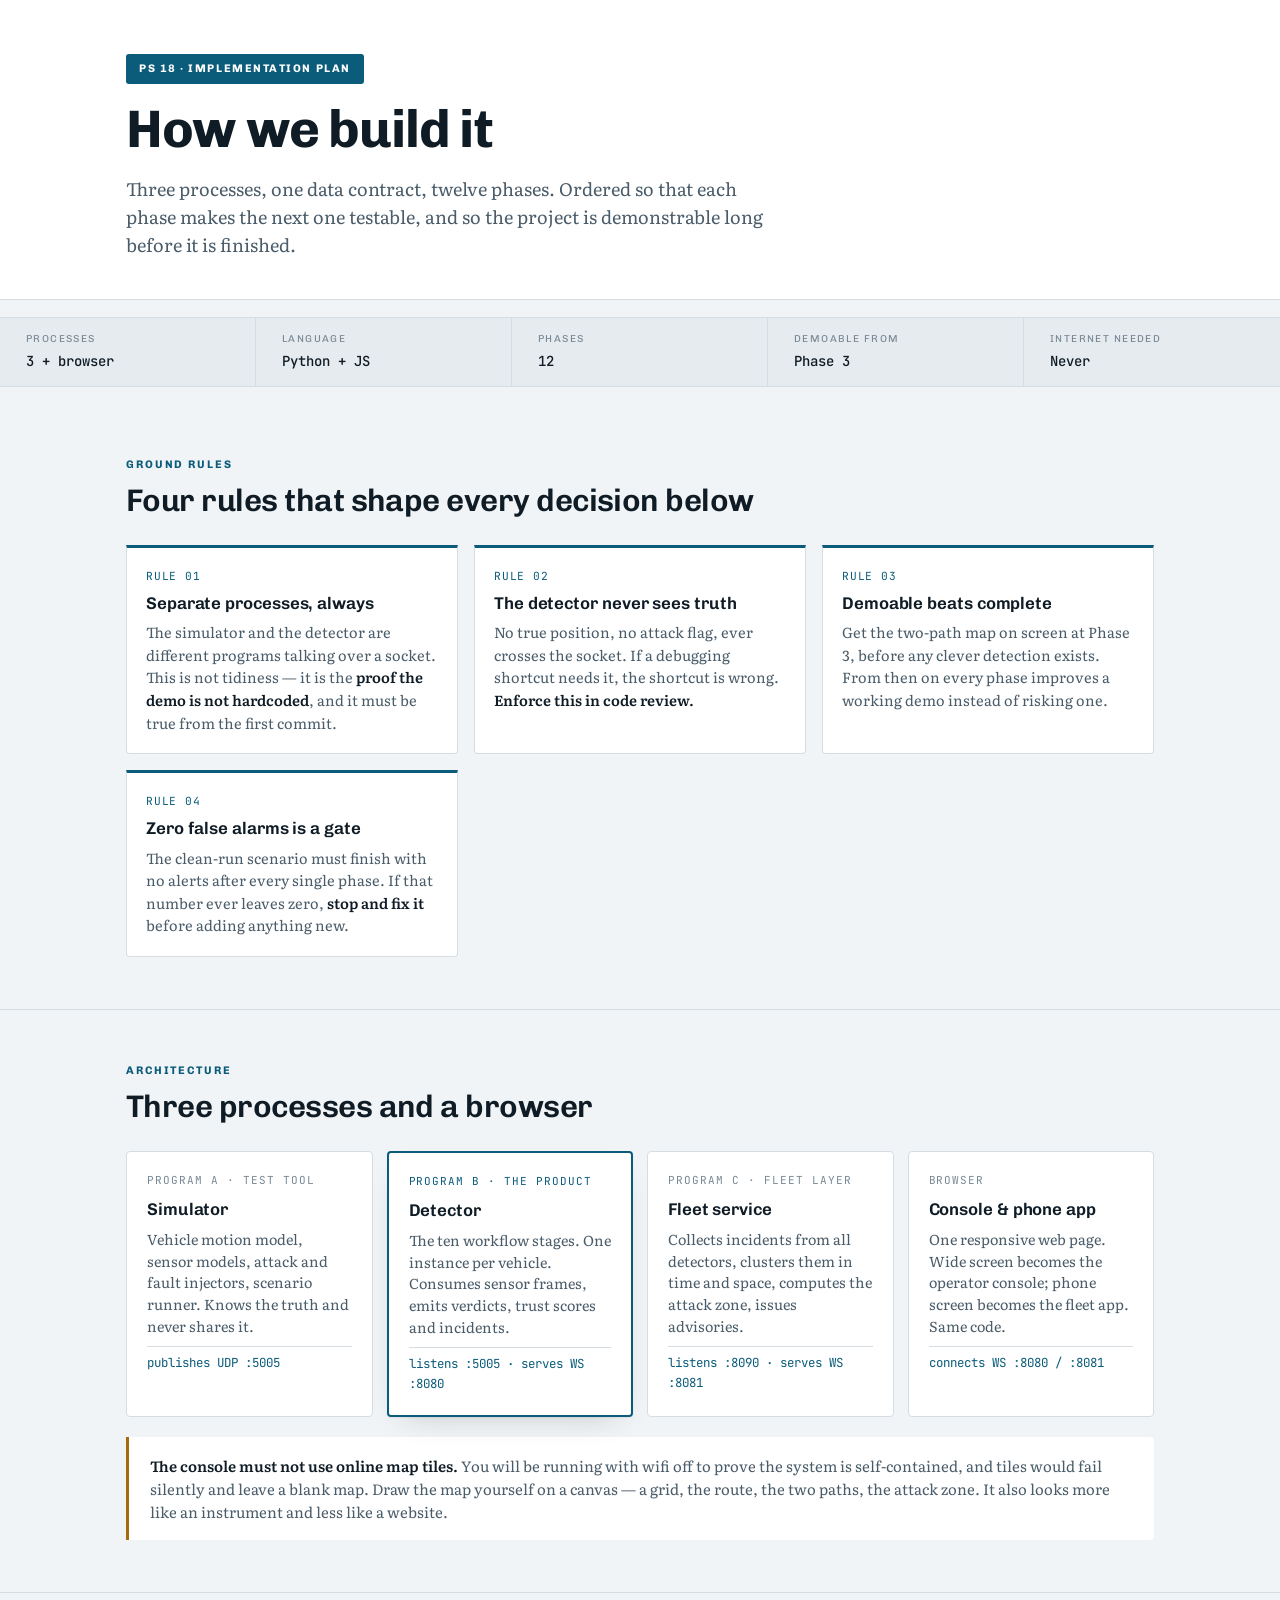
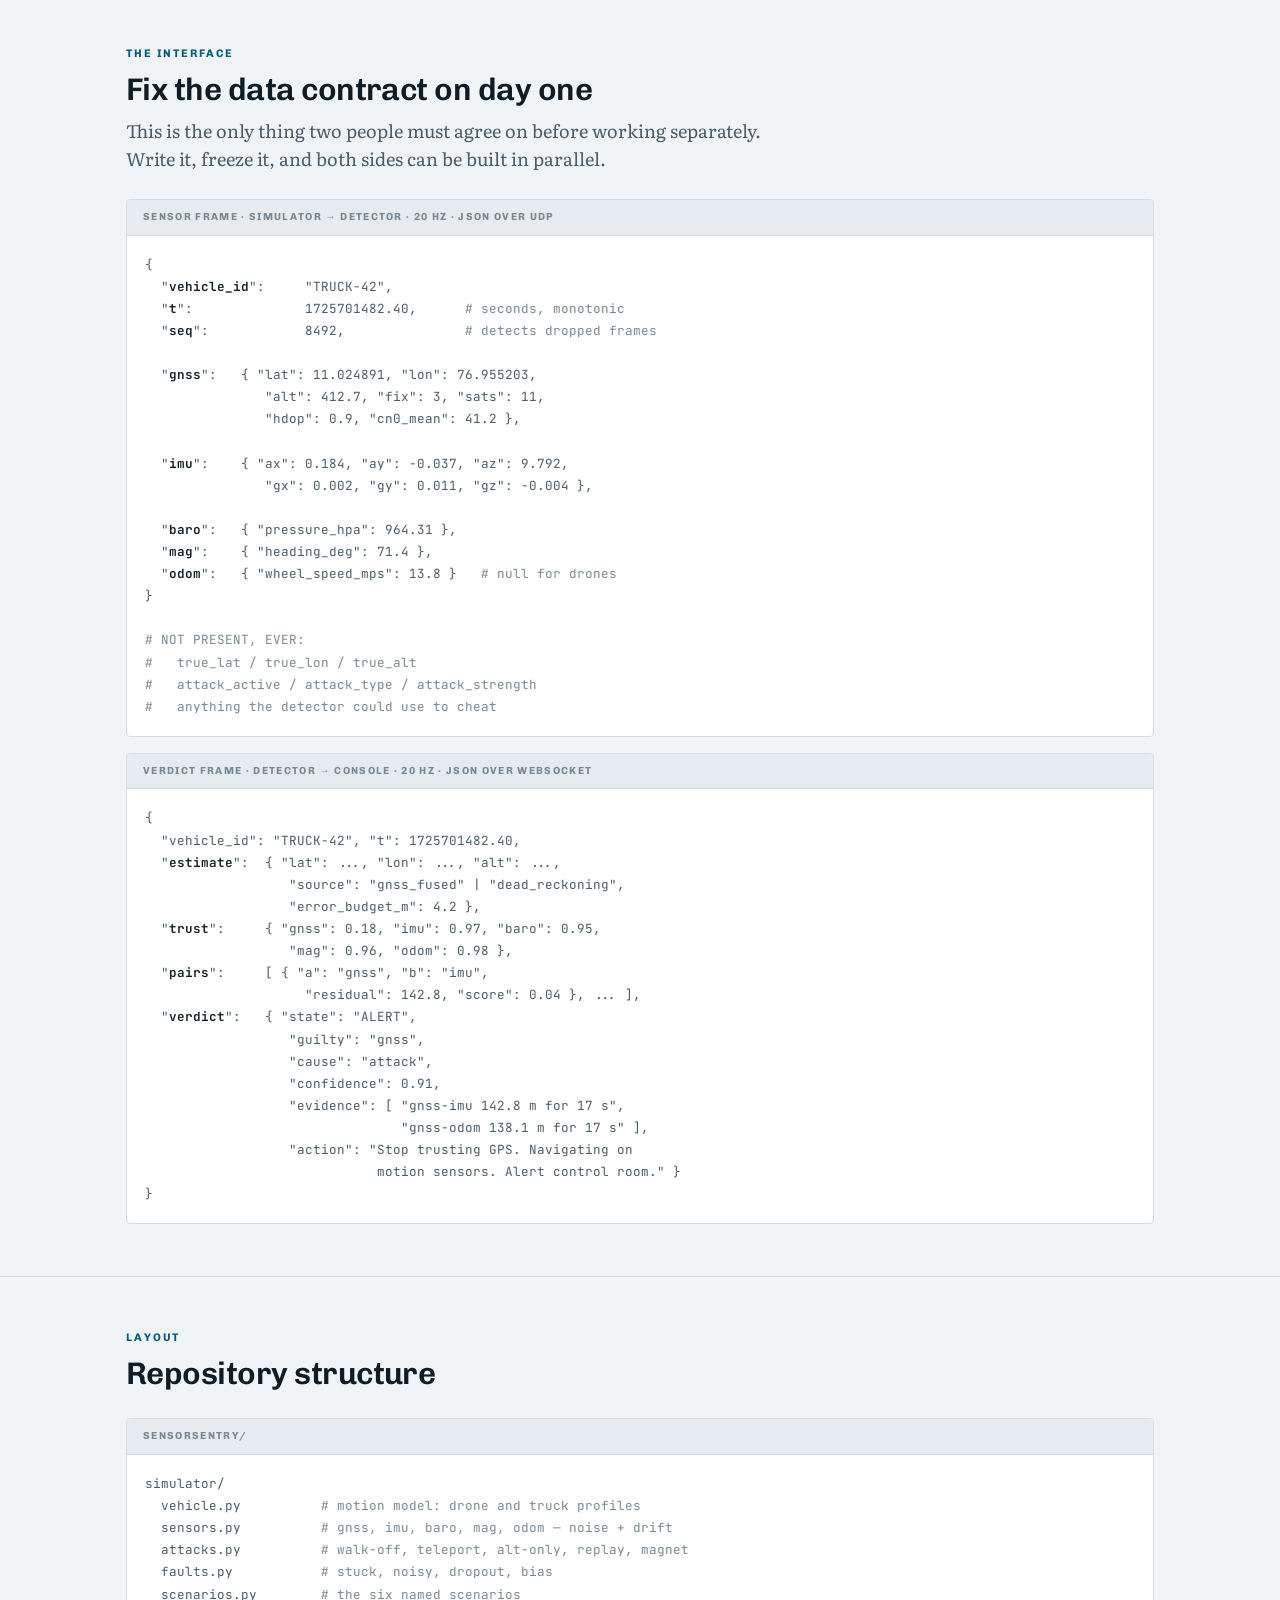
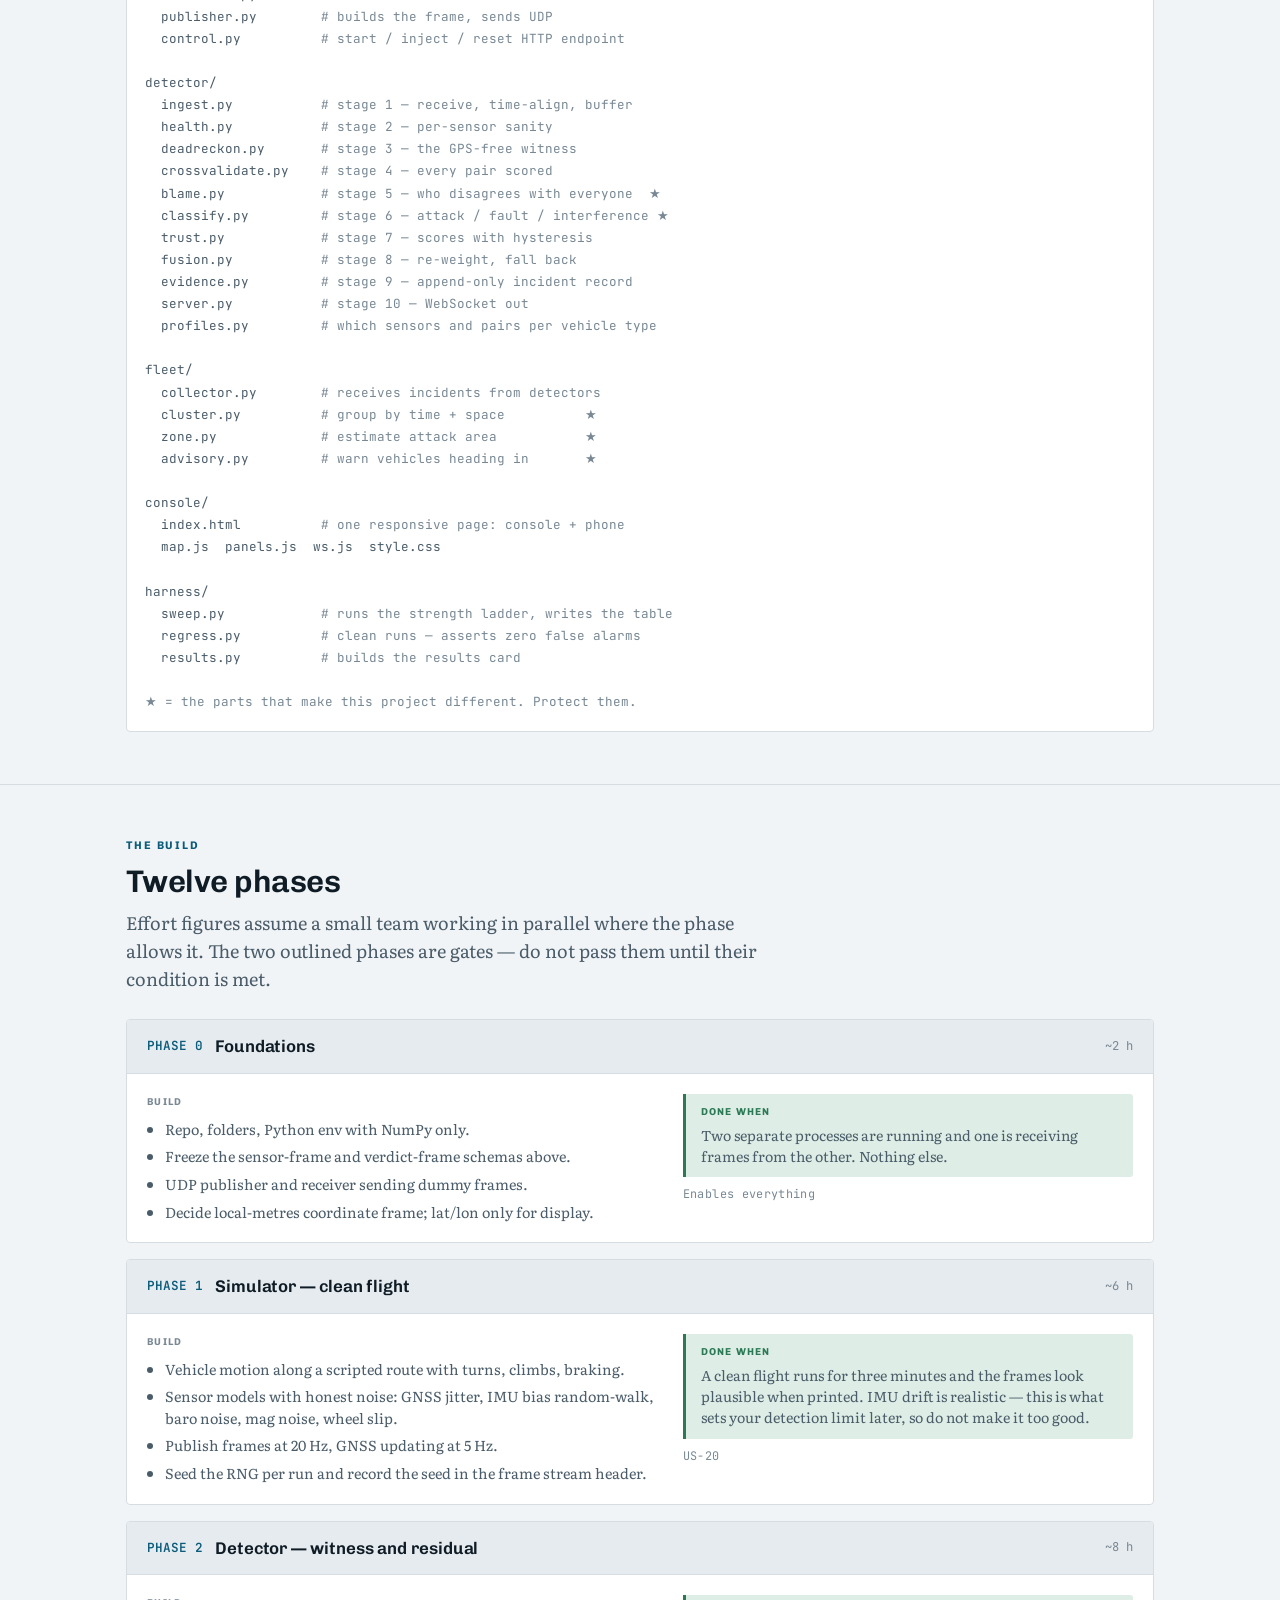
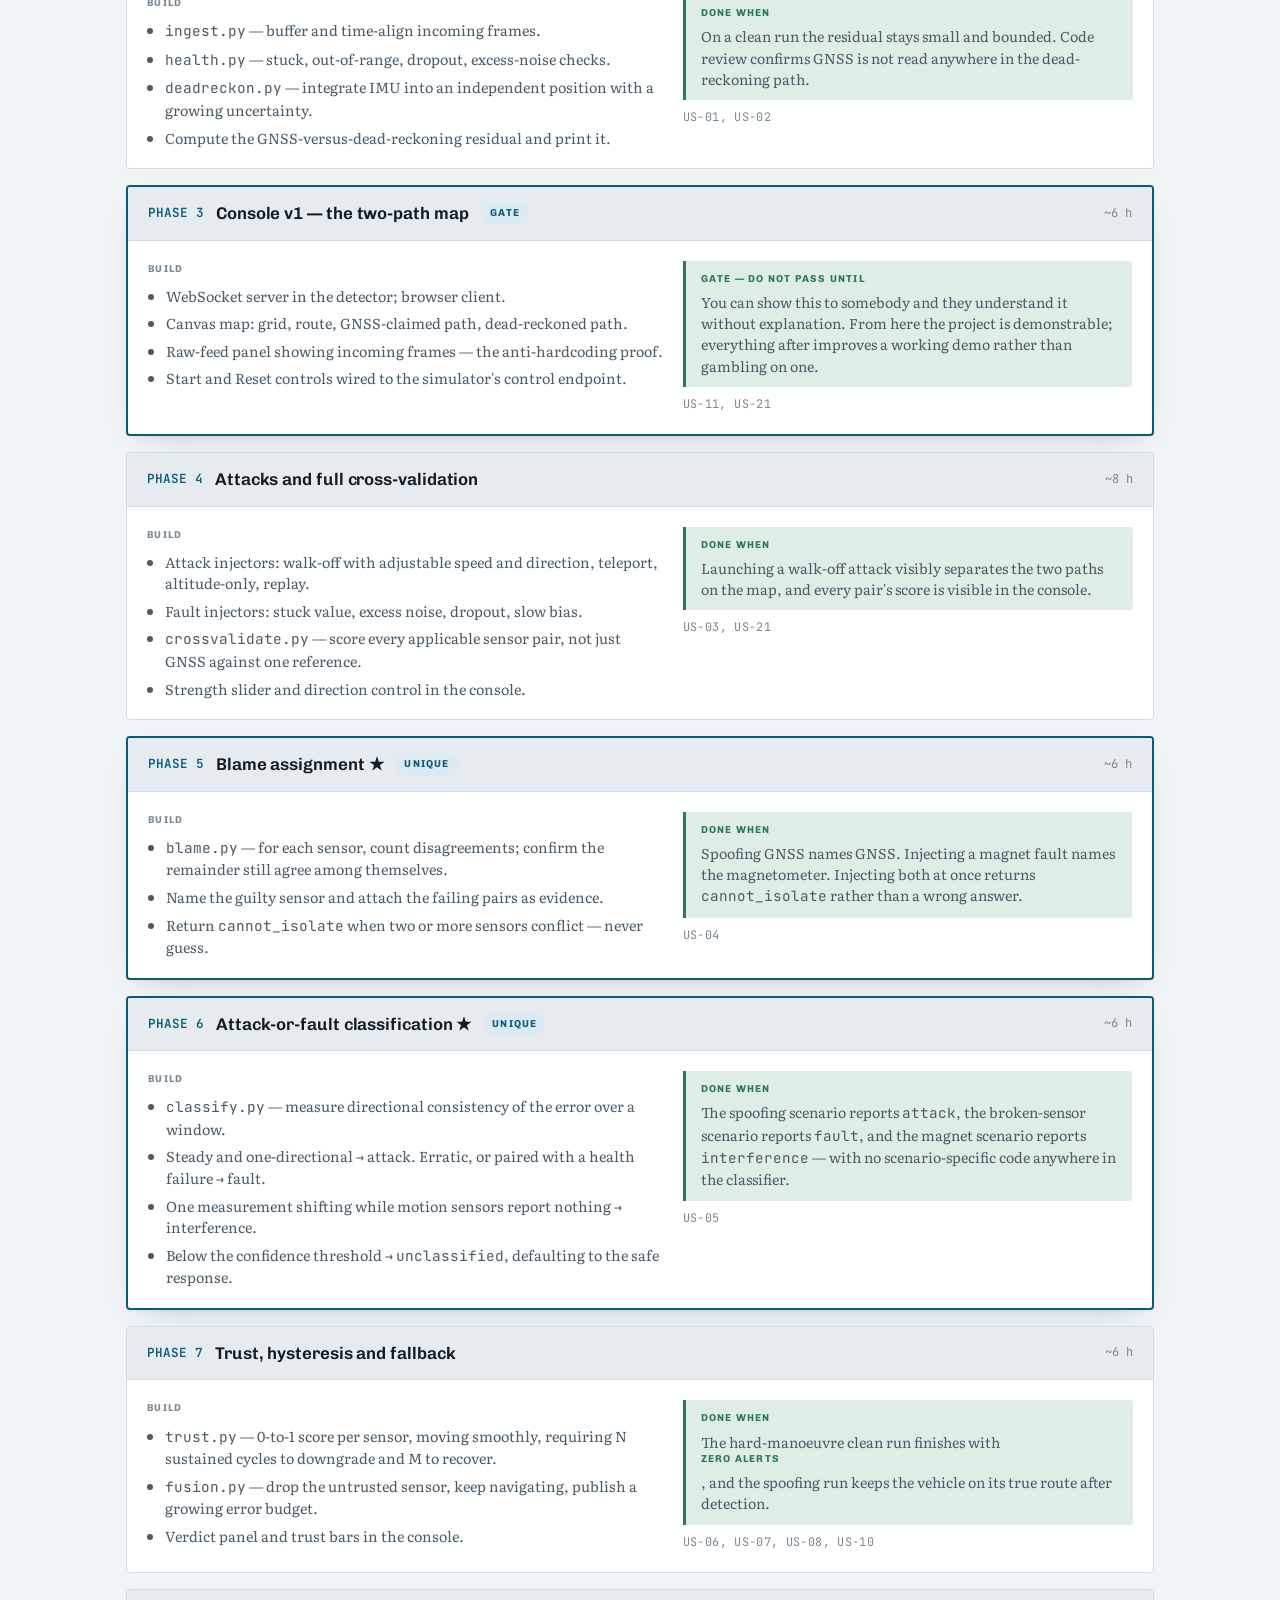
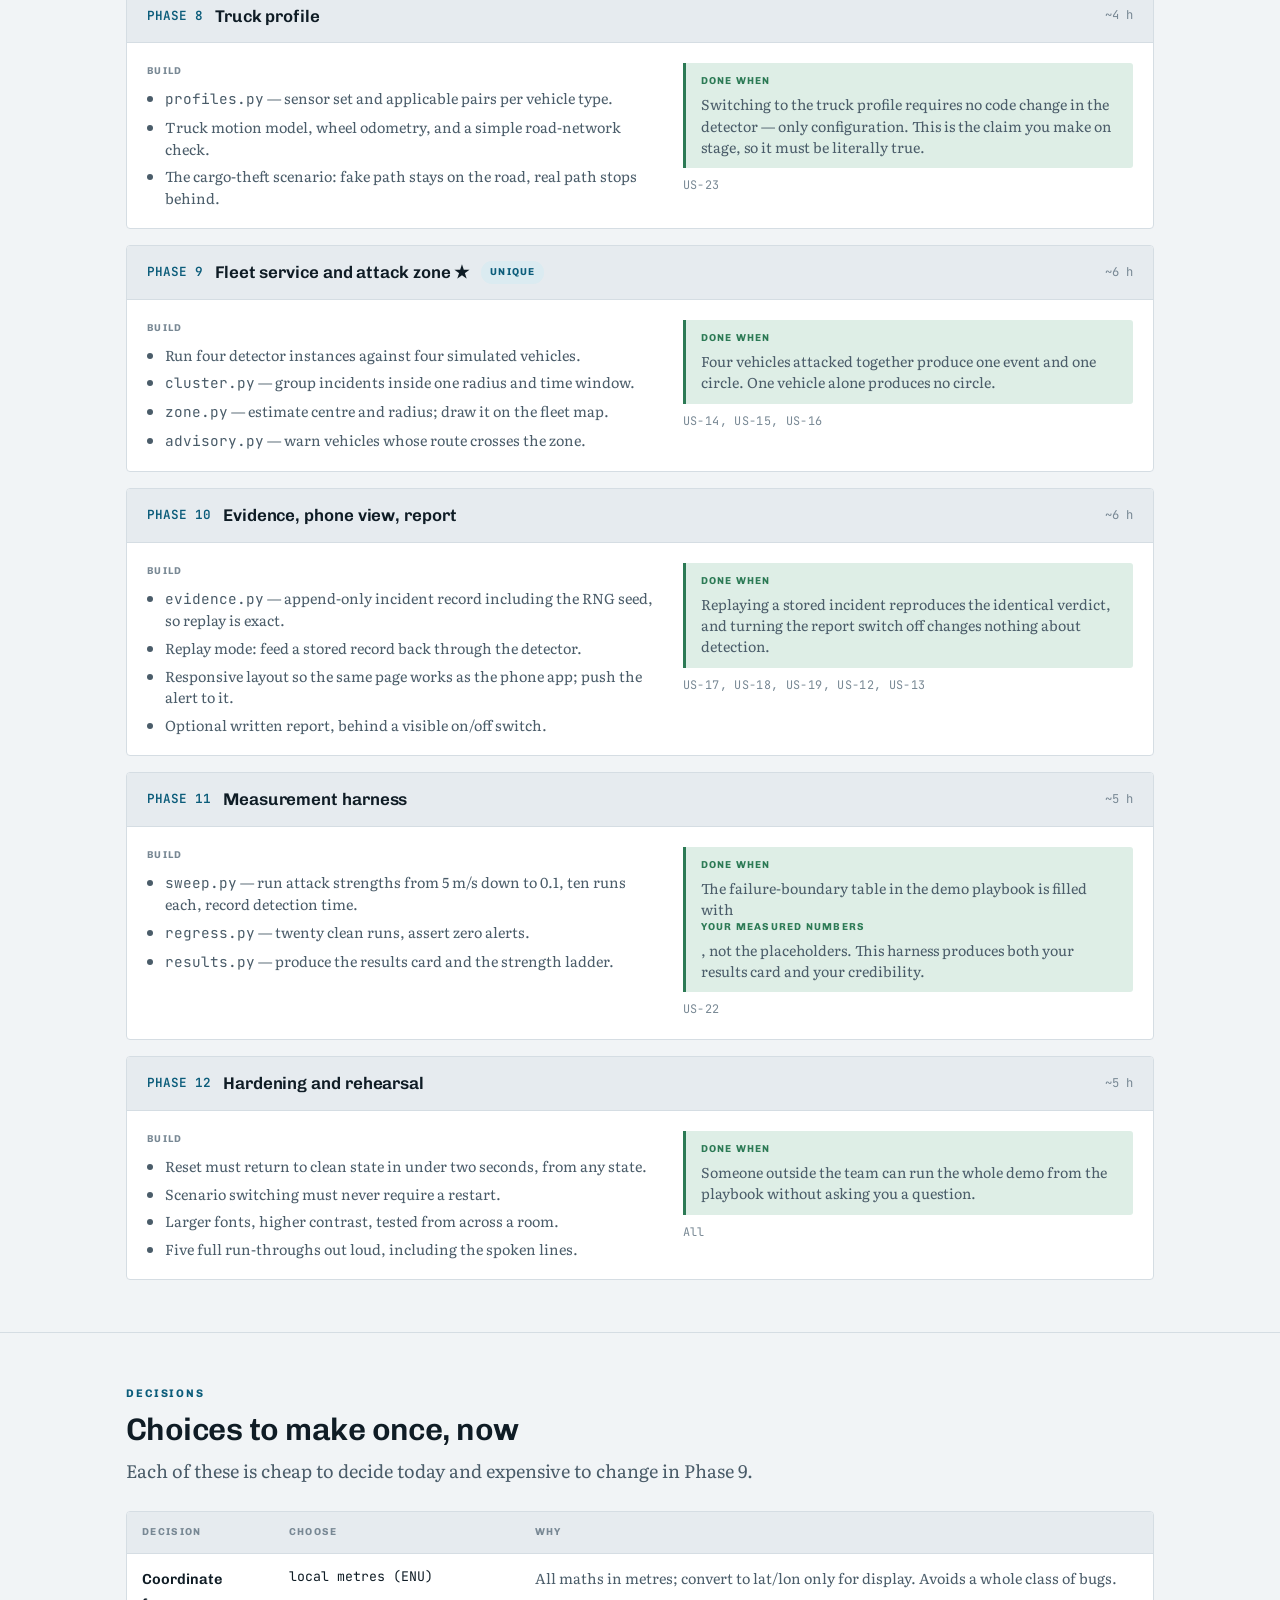
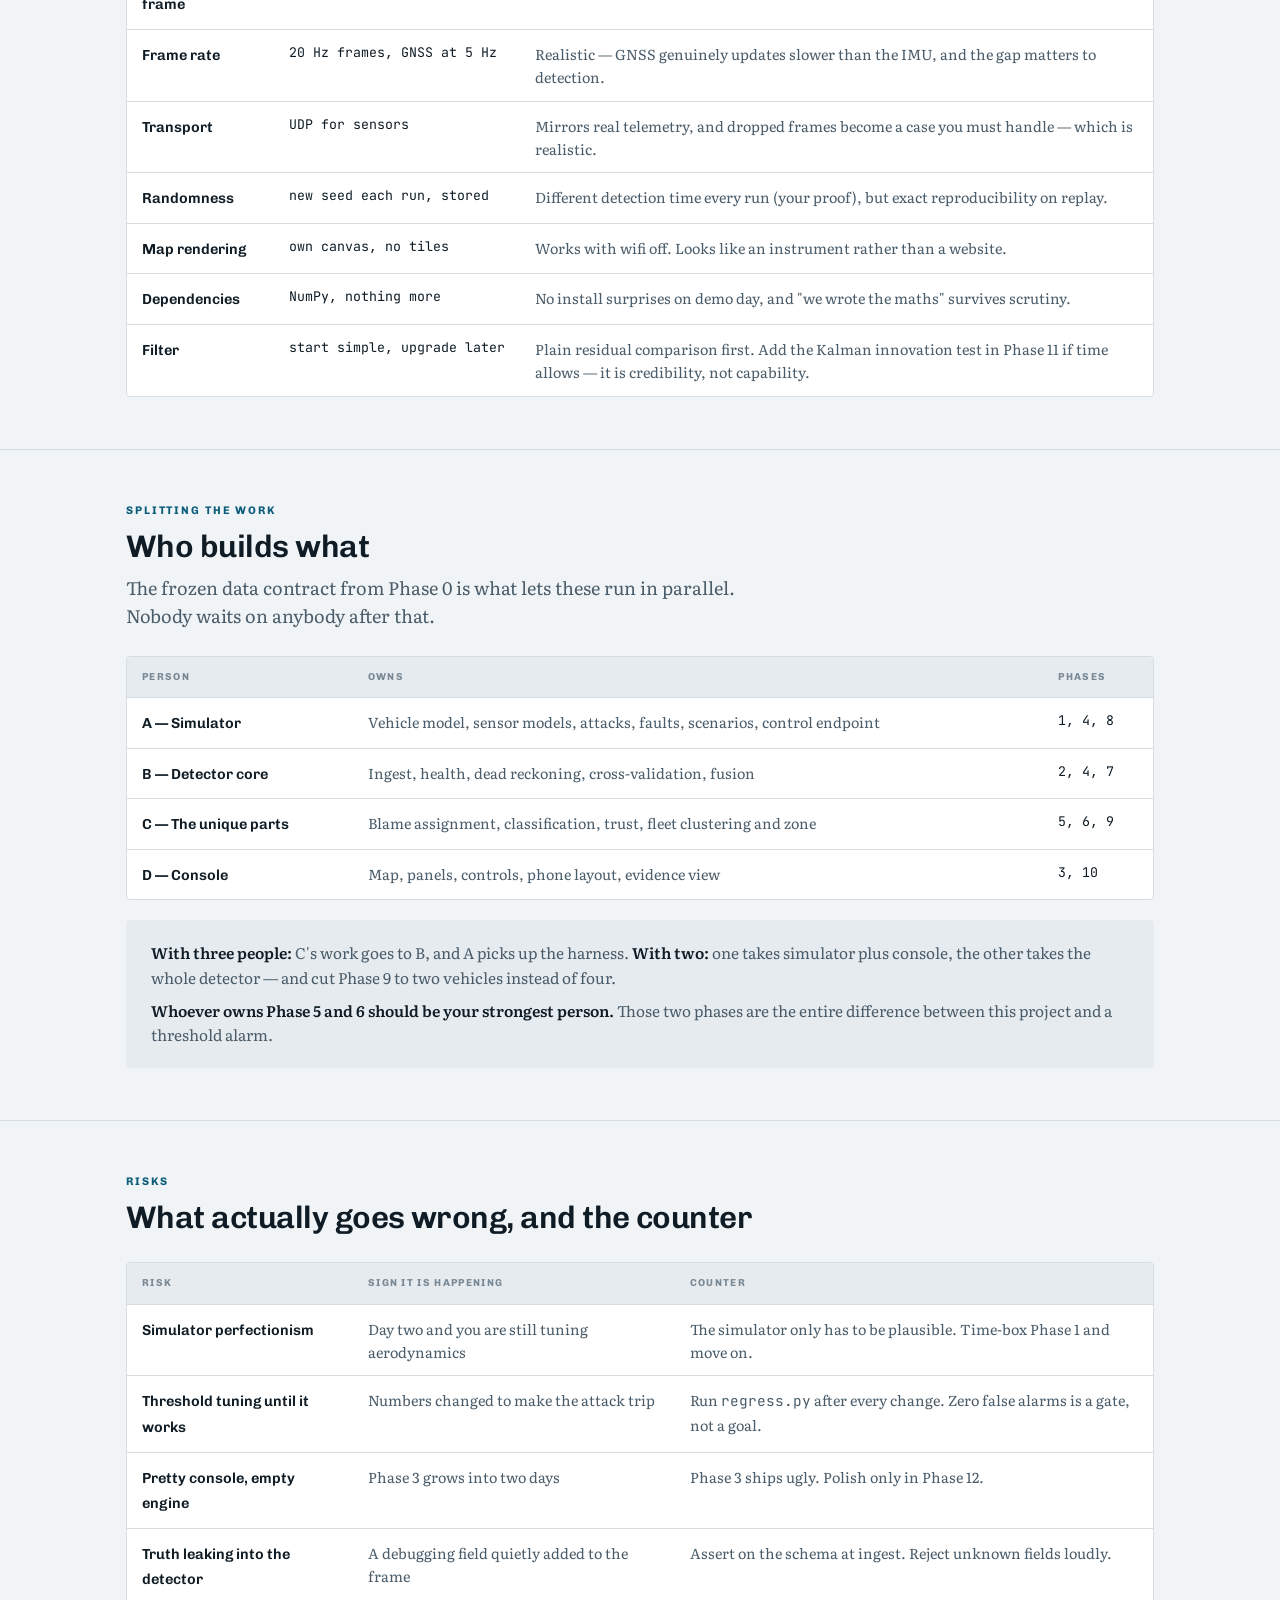
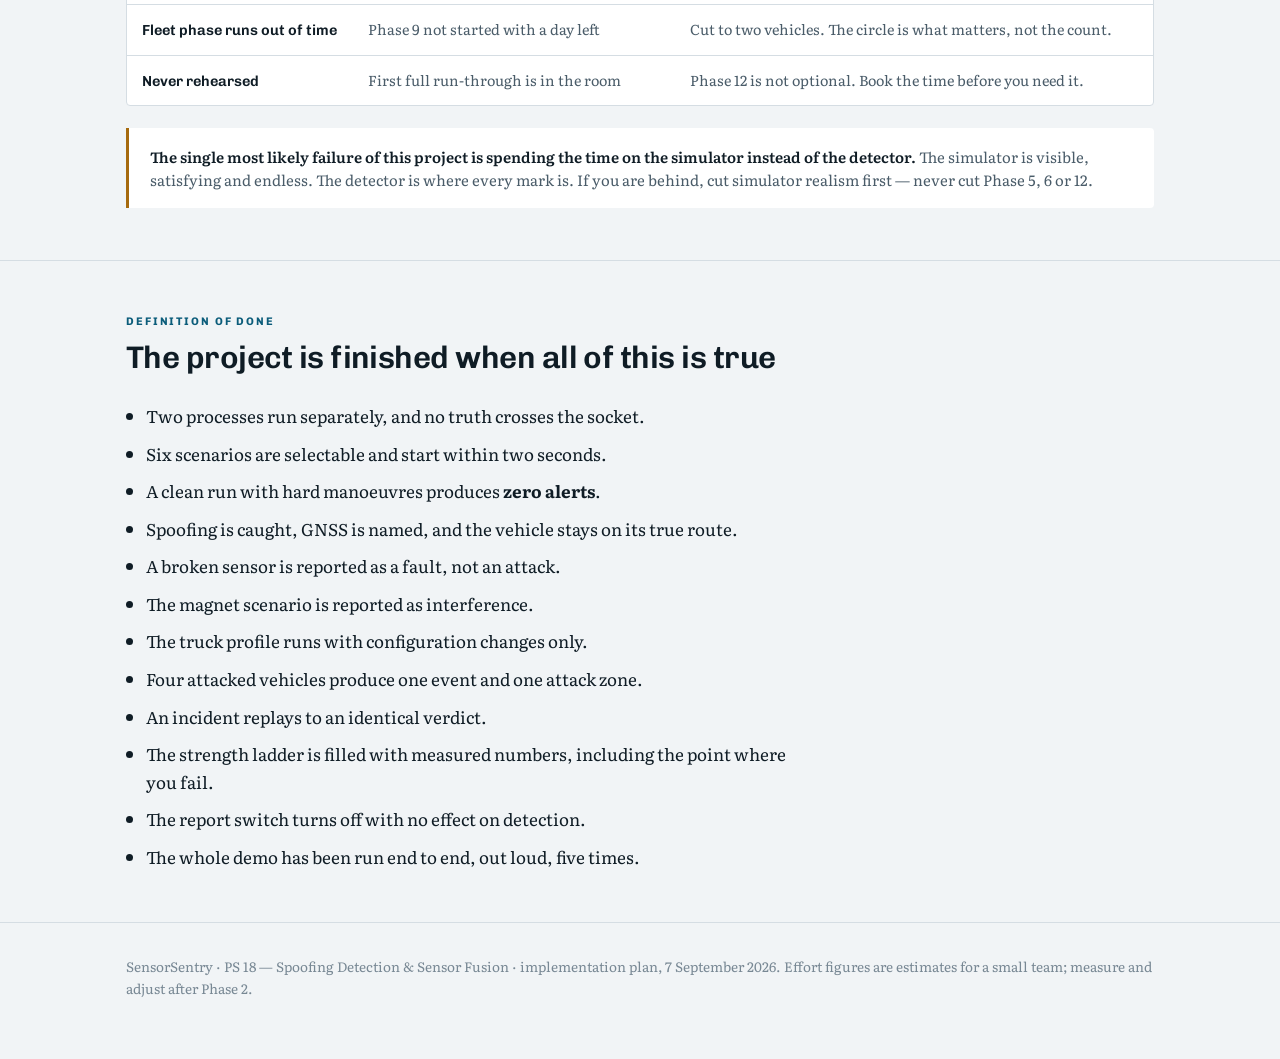
<file: docs/sensorsentry-implementation-plan.html>
<!doctype html>
<html lang="en">
<head>
<meta charset="utf-8">
<meta name="viewport" content="width=device-width, initial-scale=1">
<title>SensorSentry Implementation Plan</title>
<link rel="preconnect" href="https://fonts.googleapis.com">
<link rel="preconnect" href="https://fonts.gstatic.com" crossorigin>
<link rel="stylesheet" href="https://fonts.googleapis.com/css2?family=Chivo:wght@500;600;700&family=JetBrains+Mono:wght@400;500;600&family=Literata:opsz,wght@7..72,400;7..72,600&display=swap">
<style>
:root{
  --ground:#F1F4F6;--surface:#FFFFFF;--surface-2:#E6EBEF;
  --ink:#0F1C25;--ink-2:#4A5C69;--ink-3:#788894;
  --rule:#D5DDE3;--rule-strong:#B3C0C9;
  --accent:#0B5C7A;--accent-soft:#DBEBF1;
  --ok:#2C7A55;--ok-soft:#DEEEE6;
  --warn:#A66A0E;--warn-soft:#F6EBD8;
  --bad:#AE3529;--bad-soft:#F7E4E1;
  --shadow:0 1px 2px rgba(15,28,37,.06),0 12px 30px -18px rgba(15,28,37,.28);
  --maxw:1080px;--prose:66ch;
}
@media (prefers-color-scheme: dark){
  :root:not([data-theme="light"]){
    --ground:#0A1219;--surface:#101C24;--surface-2:#17242D;
    --ink:#E7EEF3;--ink-2:#A2B4C0;--ink-3:#758794;
    --rule:#213039;--rule-strong:#33474F;
    --accent:#4FAECC;--accent-soft:#0F2E3A;
    --ok:#57B287;--ok-soft:#122C22;
    --warn:#D5A051;--warn-soft:#2E2416;
    --bad:#DF7264;--bad-soft:#31201D;
    --shadow:0 1px 2px rgba(0,0,0,.45),0 14px 34px -18px rgba(0,0,0,.8);
  }
}
:root[data-theme="dark"]{
  --ground:#0A1219;--surface:#101C24;--surface-2:#17242D;
  --ink:#E7EEF3;--ink-2:#A2B4C0;--ink-3:#758794;
  --rule:#213039;--rule-strong:#33474F;
  --accent:#4FAECC;--accent-soft:#0F2E3A;
  --ok:#57B287;--ok-soft:#122C22;
  --warn:#D5A051;--warn-soft:#2E2416;
  --bad:#DF7264;--bad-soft:#31201D;
  --shadow:0 1px 2px rgba(0,0,0,.45),0 14px 34px -18px rgba(0,0,0,.8);
}
*{box-sizing:border-box}
html{-webkit-text-size-adjust:100%}
body{margin:0;background:var(--ground);color:var(--ink);font-family:Literata,Georgia,serif;font-size:17px;line-height:1.62}
.wrap{max-width:var(--maxw);margin:0 auto;padding:0 26px}
.prose{max-width:var(--prose)}
h1,h2,h3,h4{font-family:Chivo,"Helvetica Neue",Arial,sans-serif;margin:0;text-wrap:balance}
h1{font-size:clamp(2.2rem,5.4vw,3.3rem);font-weight:700;line-height:1.04;letter-spacing:-.026em}
h2{font-size:clamp(1.5rem,3.2vw,1.95rem);font-weight:600;line-height:1.16;letter-spacing:-.017em}
h3{font-size:1.06rem;font-weight:600;line-height:1.32;letter-spacing:-.005em}
h4{font-size:.9rem;font-weight:600}
p{margin:0}
.lead{font-size:1.13rem;color:var(--ink-2);line-height:1.55}
.eyebrow{font-family:Chivo,sans-serif;font-size:.69rem;font-weight:700;letter-spacing:.17em;text-transform:uppercase;color:var(--accent)}
.mono{font-family:"JetBrains Mono",ui-monospace,Consolas,monospace}

header{background:var(--surface);border-bottom:1px solid var(--rule);padding:54px 0 40px}
.mast{display:flex;flex-direction:column;gap:18px}
.badge{align-self:flex-start;font-family:Chivo,sans-serif;font-size:.69rem;font-weight:700;letter-spacing:.14em;text-transform:uppercase;background:var(--accent);color:var(--surface);padding:6px 13px;border-radius:3px}
.facts{display:grid;grid-template-columns:repeat(auto-fit,minmax(150px,1fr));border-top:1px solid var(--rule);border-bottom:1px solid var(--rule);background:var(--surface-2)}
.facts > div{padding:13px 26px;border-right:1px solid var(--rule)}
.facts > div:last-child{border-right:0}
.facts dt{font-family:Chivo,sans-serif;font-size:.63rem;letter-spacing:.14em;text-transform:uppercase;color:var(--ink-3);margin:0 0 3px}
.facts dd{margin:0;font-family:"JetBrains Mono",monospace;font-size:.87rem;font-weight:500;color:var(--ink)}

section{padding:52px 0;border-bottom:1px solid var(--rule)}
section:last-of-type{border-bottom:0}
.sec-head{display:flex;flex-direction:column;gap:9px;margin-bottom:26px}
.stack{display:flex;flex-direction:column;gap:16px}

/* processes */
.procs{display:grid;gap:14px;grid-template-columns:repeat(auto-fit,minmax(230px,1fr))}
.proc{background:var(--surface);border:1px solid var(--rule);border-radius:4px;padding:20px;display:flex;flex-direction:column;gap:8px}
.proc.prod{border:2px solid var(--accent);box-shadow:var(--shadow)}
.proc .tag{font-family:"JetBrains Mono",monospace;font-size:.69rem;letter-spacing:.09em;text-transform:uppercase;color:var(--ink-3)}
.proc.prod .tag{color:var(--accent)}
.proc p{font-size:.9rem;color:var(--ink-2);line-height:1.5}
.proc .port{font-family:"JetBrains Mono",monospace;font-size:.78rem;color:var(--accent);padding-top:6px;border-top:1px solid var(--rule);margin-top:2px}

/* code */
.code{background:var(--surface);border:1px solid var(--rule);border-radius:4px;overflow:hidden}
.code .bar{background:var(--surface-2);padding:9px 16px;font-family:Chivo,sans-serif;font-size:.64rem;letter-spacing:.13em;text-transform:uppercase;color:var(--ink-3);font-weight:700;border-bottom:1px solid var(--rule)}
.code pre{margin:0;padding:18px;overflow-x:auto;font-family:"JetBrains Mono",monospace;font-size:.79rem;line-height:1.75;color:var(--ink-2)}
.code pre b{color:var(--ink);font-weight:600}
.code pre i{color:var(--ink-3);font-style:normal}

/* phase cards */
.phases{display:flex;flex-direction:column;gap:16px}
.ph{background:var(--surface);border:1px solid var(--rule);border-radius:4px;overflow:hidden}
.ph.gate{border:2px solid var(--accent);box-shadow:var(--shadow)}
.ph > .head{display:flex;flex-wrap:wrap;align-items:center;gap:12px;padding:15px 20px;background:var(--surface-2);border-bottom:1px solid var(--rule)}
.ph .pn{font-family:"JetBrains Mono",monospace;font-size:.79rem;font-weight:600;color:var(--accent)}
.ph .eff{margin-left:auto;font-family:"JetBrains Mono",monospace;font-size:.76rem;color:var(--ink-3)}
.ph .body{padding:20px;display:grid;gap:18px;grid-template-columns:1.15fr 1fr}
@media (max-width:720px){.ph .body{grid-template-columns:1fr}}
.ph .col{display:flex;flex-direction:column;gap:8px}
.ph .lbl{font-family:Chivo,sans-serif;font-size:.62rem;font-weight:700;letter-spacing:.13em;text-transform:uppercase;color:var(--ink-3)}
.ph ul{margin:0;padding-left:18px;display:flex;flex-direction:column;gap:6px}
.ph li{font-size:.9rem;color:var(--ink-2);line-height:1.5}
.ph .done{background:var(--ok-soft);border-left:3px solid var(--ok);padding:11px 15px;border-radius:0 3px 3px 0;font-size:.89rem;color:var(--ink-2);line-height:1.5}
.ph .done b{color:var(--ok);font-family:Chivo,sans-serif;font-weight:700;font-size:.63rem;letter-spacing:.12em;text-transform:uppercase;display:block;margin-bottom:4px}
.ph .us{font-family:"JetBrains Mono",monospace;font-size:.74rem;color:var(--ink-3);letter-spacing:.03em}
.tagline{font-family:Chivo,sans-serif;font-size:.63rem;font-weight:700;letter-spacing:.11em;text-transform:uppercase;padding:3px 9px;border-radius:11px;background:var(--accent-soft);color:var(--accent)}

/* tables */
.tablewrap{overflow-x:auto;border:1px solid var(--rule);border-radius:4px;background:var(--surface)}
table{border-collapse:collapse;width:100%;min-width:560px;font-size:.9rem}
th,td{text-align:left;padding:12px 15px;border-bottom:1px solid var(--rule);vertical-align:top}
th{font-family:Chivo,sans-serif;font-size:.63rem;letter-spacing:.13em;text-transform:uppercase;color:var(--ink-3);font-weight:700;background:var(--surface-2);white-space:nowrap}
tr:last-child td{border-bottom:0}
td{color:var(--ink-2)}
td strong{color:var(--ink);font-weight:600;font-family:Chivo,sans-serif;font-size:.91rem}
td.mono{font-family:"JetBrains Mono",monospace;font-size:.83rem;color:var(--ink);white-space:nowrap}

/* decisions */
.decs{display:grid;gap:16px;grid-template-columns:repeat(auto-fit,minmax(270px,1fr))}
.dec{background:var(--surface);border:1px solid var(--rule);border-top:3px solid var(--accent);border-radius:0 0 4px 4px;padding:19px;display:flex;flex-direction:column;gap:7px}
.dec .k{font-family:"JetBrains Mono",monospace;font-size:.7rem;letter-spacing:.07em;text-transform:uppercase;color:var(--accent)}
.dec p{font-size:.91rem;color:var(--ink-2);line-height:1.55}
.dec b{color:var(--ink);font-weight:600}

.plainbox{background:var(--surface-2);border-radius:4px;padding:21px 25px;display:flex;flex-direction:column;gap:9px}
.plainbox p{color:var(--ink-2);font-size:.96rem;line-height:1.58}
.plainbox b{color:var(--ink);font-weight:600}
.note{background:var(--surface);border-left:3px solid var(--warn);padding:17px 21px;border-radius:0 4px 4px 0}
.note p{color:var(--ink-2);font-size:.93rem;line-height:1.55}
.note b{color:var(--ink);font-weight:600}

:focus-visible{outline:2px solid var(--accent);outline-offset:3px}
footer{padding:32px 0 60px;color:var(--ink-3);font-size:.85rem;border-top:1px solid var(--rule)}
@media (prefers-reduced-motion:reduce){*{animation:none!important;transition:none!important}}
</style>
</head>
<body>

<header>
  <div class="wrap mast">
    <span class="badge">PS 18 · Implementation plan</span>
    <h1>How we build it</h1>
    <p class="lead prose">Three processes, one data contract, twelve phases. Ordered so that each phase makes the next one testable, and so the project is demonstrable long before it is finished.</p>
  </div>
</header>

<dl class="facts">
  <div><dt>Processes</dt><dd>3 + browser</dd></div>
  <div><dt>Language</dt><dd>Python + JS</dd></div>
  <div><dt>Phases</dt><dd>12</dd></div>
  <div><dt>Demoable from</dt><dd>Phase 3</dd></div>
  <div><dt>Internet needed</dt><dd>Never</dd></div>
</dl>

<main>

<!-- PRINCIPLES -->
<section>
  <div class="wrap">
    <div class="sec-head prose">
      <span class="eyebrow">Ground rules</span>
      <h2>Four rules that shape every decision below</h2>
    </div>
    <div class="decs">
      <div class="dec">
        <span class="k">Rule 01</span>
        <h3>Separate processes, always</h3>
        <p>The simulator and the detector are different programs talking over a socket. This is not tidiness — it is the <b>proof the demo is not hardcoded</b>, and it must be true from the first commit.</p>
      </div>
      <div class="dec">
        <span class="k">Rule 02</span>
        <h3>The detector never sees truth</h3>
        <p>No true position, no attack flag, ever crosses the socket. If a debugging shortcut needs it, the shortcut is wrong. <b>Enforce this in code review.</b></p>
      </div>
      <div class="dec">
        <span class="k">Rule 03</span>
        <h3>Demoable beats complete</h3>
        <p>Get the two-path map on screen at Phase 3, before any clever detection exists. From then on every phase improves a working demo instead of risking one.</p>
      </div>
      <div class="dec">
        <span class="k">Rule 04</span>
        <h3>Zero false alarms is a gate</h3>
        <p>The clean-run scenario must finish with no alerts after every single phase. If that number ever leaves zero, <b>stop and fix it</b> before adding anything new.</p>
      </div>
    </div>
  </div>
</section>

<!-- ARCHITECTURE -->
<section>
  <div class="wrap">
    <div class="sec-head prose">
      <span class="eyebrow">Architecture</span>
      <h2>Three processes and a browser</h2>
    </div>
    <div class="procs">
      <div class="proc">
        <span class="tag">Program A · test tool</span>
        <h3>Simulator</h3>
        <p>Vehicle motion model, sensor models, attack and fault injectors, scenario runner. Knows the truth and never shares it.</p>
        <span class="port">publishes UDP :5005</span>
      </div>
      <div class="proc prod">
        <span class="tag">Program B · the product</span>
        <h3>Detector</h3>
        <p>The ten workflow stages. One instance per vehicle. Consumes sensor frames, emits verdicts, trust scores and incidents.</p>
        <span class="port">listens :5005 · serves WS :8080</span>
      </div>
      <div class="proc">
        <span class="tag">Program C · fleet layer</span>
        <h3>Fleet service</h3>
        <p>Collects incidents from all detectors, clusters them in time and space, computes the attack zone, issues advisories.</p>
        <span class="port">listens :8090 · serves WS :8081</span>
      </div>
      <div class="proc">
        <span class="tag">Browser</span>
        <h3>Console &amp; phone app</h3>
        <p>One responsive web page. Wide screen becomes the operator console; phone screen becomes the fleet app. Same code.</p>
        <span class="port">connects WS :8080 / :8081</span>
      </div>
    </div>
    <div class="note" style="margin-top:20px">
      <p><b>The console must not use online map tiles.</b> You will be running with wifi off to prove the system is self-contained, and tiles would fail silently and leave a blank map. Draw the map yourself on a canvas — a grid, the route, the two paths, the attack zone. It also looks more like an instrument and less like a website.</p>
    </div>
  </div>
</section>

<!-- DATA CONTRACT -->
<section>
  <div class="wrap">
    <div class="sec-head prose">
      <span class="eyebrow">The interface</span>
      <h2>Fix the data contract on day one</h2>
      <p class="lead">This is the only thing two people must agree on before working separately. Write it, freeze it, and both sides can be built in parallel.</p>
    </div>
    <div class="code">
      <div class="bar">Sensor frame · simulator → detector · 20 Hz · JSON over UDP</div>
<pre>{
  "<b>vehicle_id</b>":     "TRUCK-42",
  "<b>t</b>":              1725701482.40,      <i># seconds, monotonic</i>
  "<b>seq</b>":            8492,               <i># detects dropped frames</i>

  "<b>gnss</b>":   { "lat": 11.024891, "lon": 76.955203,
               "alt": 412.7, "fix": 3, "sats": 11,
               "hdop": 0.9, "cn0_mean": 41.2 },

  "<b>imu</b>":    { "ax": 0.184, "ay": -0.037, "az": 9.792,
               "gx": 0.002, "gy": 0.011, "gz": -0.004 },

  "<b>baro</b>":   { "pressure_hpa": 964.31 },
  "<b>mag</b>":    { "heading_deg": 71.4 },
  "<b>odom</b>":   { "wheel_speed_mps": 13.8 }   <i># null for drones</i>
}

<i># NOT PRESENT, EVER:
#   true_lat / true_lon / true_alt
#   attack_active / attack_type / attack_strength
#   anything the detector could use to cheat</i></pre>
    </div>
    <div class="code" style="margin-top:16px">
      <div class="bar">Verdict frame · detector → console · 20 Hz · JSON over WebSocket</div>
<pre>{
  "vehicle_id": "TRUCK-42", "t": 1725701482.40,
  "<b>estimate</b>":  { "lat": ..., "lon": ..., "alt": ...,
                  "source": "gnss_fused" | "dead_reckoning",
                  "error_budget_m": 4.2 },
  "<b>trust</b>":     { "gnss": 0.18, "imu": 0.97, "baro": 0.95,
                  "mag": 0.96, "odom": 0.98 },
  "<b>pairs</b>":     [ { "a": "gnss", "b": "imu",
                    "residual": 142.8, "score": 0.04 }, ... ],
  "<b>verdict</b>":   { "state": "ALERT",
                  "guilty": "gnss",
                  "cause": "attack",
                  "confidence": 0.91,
                  "evidence": [ "gnss-imu 142.8 m for 17 s",
                                "gnss-odom 138.1 m for 17 s" ],
                  "action": "Stop trusting GPS. Navigating on
                             motion sensors. Alert control room." }
}</pre>
    </div>
  </div>
</section>

<!-- REPO -->
<section>
  <div class="wrap">
    <div class="sec-head prose">
      <span class="eyebrow">Layout</span>
      <h2>Repository structure</h2>
    </div>
    <div class="code">
      <div class="bar">sensorsentry/</div>
<pre>simulator/
  vehicle.py          <i># motion model: drone and truck profiles</i>
  sensors.py          <i># gnss, imu, baro, mag, odom — noise + drift</i>
  attacks.py          <i># walk-off, teleport, alt-only, replay, magnet</i>
  faults.py           <i># stuck, noisy, dropout, bias</i>
  scenarios.py        <i># the six named scenarios</i>
  publisher.py        <i># builds the frame, sends UDP</i>
  control.py          <i># start / inject / reset HTTP endpoint</i>

detector/
  ingest.py           <i># stage 1 — receive, time-align, buffer</i>
  health.py           <i># stage 2 — per-sensor sanity</i>
  deadreckon.py       <i># stage 3 — the GPS-free witness</i>
  crossvalidate.py    <i># stage 4 — every pair scored</i>
  blame.py            <i># stage 5 — who disagrees with everyone  ★</i>
  classify.py         <i># stage 6 — attack / fault / interference ★</i>
  trust.py            <i># stage 7 — scores with hysteresis</i>
  fusion.py           <i># stage 8 — re-weight, fall back</i>
  evidence.py         <i># stage 9 — append-only incident record</i>
  server.py           <i># stage 10 — WebSocket out</i>
  profiles.py         <i># which sensors and pairs per vehicle type</i>

fleet/
  collector.py        <i># receives incidents from detectors</i>
  cluster.py          <i># group by time + space          ★</i>
  zone.py             <i># estimate attack area           ★</i>
  advisory.py         <i># warn vehicles heading in       ★</i>

console/
  index.html          <i># one responsive page: console + phone</i>
  map.js  panels.js  ws.js  style.css

harness/
  sweep.py            <i># runs the strength ladder, writes the table</i>
  regress.py          <i># clean runs — asserts zero false alarms</i>
  results.py          <i># builds the results card</i>

<i>★ = the parts that make this project different. Protect them.</i></pre>
    </div>
  </div>
</section>

<!-- PHASES -->
<section>
  <div class="wrap">
    <div class="sec-head prose">
      <span class="eyebrow">The build</span>
      <h2>Twelve phases</h2>
      <p class="lead">Effort figures assume a small team working in parallel where the phase allows it. The two outlined phases are gates — do not pass them until their condition is met.</p>
    </div>
    <div class="phases">

      <div class="ph">
        <div class="head"><span class="pn">PHASE 0</span><h3>Foundations</h3><span class="eff">~2 h</span></div>
        <div class="body">
          <div class="col">
            <span class="lbl">Build</span>
            <ul>
              <li>Repo, folders, Python env with NumPy only.</li>
              <li>Freeze the sensor-frame and verdict-frame schemas above.</li>
              <li>UDP publisher and receiver sending dummy frames.</li>
              <li>Decide local-metres coordinate frame; lat/lon only for display.</li>
            </ul>
          </div>
          <div class="col">
            <div class="done"><b>Done when</b>Two separate processes are running and one is receiving frames from the other. Nothing else.</div>
            <span class="us">Enables everything</span>
          </div>
        </div>
      </div>

      <div class="ph">
        <div class="head"><span class="pn">PHASE 1</span><h3>Simulator — clean flight</h3><span class="eff">~6 h</span></div>
        <div class="body">
          <div class="col">
            <span class="lbl">Build</span>
            <ul>
              <li>Vehicle motion along a scripted route with turns, climbs, braking.</li>
              <li>Sensor models with honest noise: GNSS jitter, IMU bias random-walk, baro noise, mag noise, wheel slip.</li>
              <li>Publish frames at 20 Hz, GNSS updating at 5 Hz.</li>
              <li>Seed the RNG per run and record the seed in the frame stream header.</li>
            </ul>
          </div>
          <div class="col">
            <div class="done"><b>Done when</b>A clean flight runs for three minutes and the frames look plausible when printed. IMU drift is realistic — this is what sets your detection limit later, so do not make it too good.</div>
            <span class="us">US-20</span>
          </div>
        </div>
      </div>

      <div class="ph">
        <div class="head"><span class="pn">PHASE 2</span><h3>Detector — witness and residual</h3><span class="eff">~8 h</span></div>
        <div class="body">
          <div class="col">
            <span class="lbl">Build</span>
            <ul>
              <li><span class="mono">ingest.py</span> — buffer and time-align incoming frames.</li>
              <li><span class="mono">health.py</span> — stuck, out-of-range, dropout, excess-noise checks.</li>
              <li><span class="mono">deadreckon.py</span> — integrate IMU into an independent position with a growing uncertainty.</li>
              <li>Compute the GNSS-versus-dead-reckoning residual and print it.</li>
            </ul>
          </div>
          <div class="col">
            <div class="done"><b>Done when</b>On a clean run the residual stays small and bounded. Code review confirms GNSS is not read anywhere in the dead-reckoning path.</div>
            <span class="us">US-01, US-02</span>
          </div>
        </div>
      </div>

      <div class="ph gate">
        <div class="head"><span class="pn">PHASE 3</span><h3>Console v1 — the two-path map</h3><span class="tagline">Gate</span><span class="eff">~6 h</span></div>
        <div class="body">
          <div class="col">
            <span class="lbl">Build</span>
            <ul>
              <li>WebSocket server in the detector; browser client.</li>
              <li>Canvas map: grid, route, GNSS-claimed path, dead-reckoned path.</li>
              <li>Raw-feed panel showing incoming frames — the anti-hardcoding proof.</li>
              <li>Start and Reset controls wired to the simulator's control endpoint.</li>
            </ul>
          </div>
          <div class="col">
            <div class="done"><b>Gate — do not pass until</b>You can show this to somebody and they understand it without explanation. From here the project is demonstrable; everything after improves a working demo rather than gambling on one.</div>
            <span class="us">US-11, US-21</span>
          </div>
        </div>
      </div>

      <div class="ph">
        <div class="head"><span class="pn">PHASE 4</span><h3>Attacks and full cross-validation</h3><span class="eff">~8 h</span></div>
        <div class="body">
          <div class="col">
            <span class="lbl">Build</span>
            <ul>
              <li>Attack injectors: walk-off with adjustable speed and direction, teleport, altitude-only, replay.</li>
              <li>Fault injectors: stuck value, excess noise, dropout, slow bias.</li>
              <li><span class="mono">crossvalidate.py</span> — score every applicable sensor pair, not just GNSS against one reference.</li>
              <li>Strength slider and direction control in the console.</li>
            </ul>
          </div>
          <div class="col">
            <div class="done"><b>Done when</b>Launching a walk-off attack visibly separates the two paths on the map, and every pair's score is visible in the console.</div>
            <span class="us">US-03, US-21</span>
          </div>
        </div>
      </div>

      <div class="ph gate">
        <div class="head"><span class="pn">PHASE 5</span><h3>Blame assignment ★</h3><span class="tagline">Unique</span><span class="eff">~6 h</span></div>
        <div class="body">
          <div class="col">
            <span class="lbl">Build</span>
            <ul>
              <li><span class="mono">blame.py</span> — for each sensor, count disagreements; confirm the remainder still agree among themselves.</li>
              <li>Name the guilty sensor and attach the failing pairs as evidence.</li>
              <li>Return <span class="mono">cannot_isolate</span> when two or more sensors conflict — never guess.</li>
            </ul>
          </div>
          <div class="col">
            <div class="done"><b>Done when</b>Spoofing GNSS names GNSS. Injecting a magnet fault names the magnetometer. Injecting both at once returns <span class="mono">cannot_isolate</span> rather than a wrong answer.</div>
            <span class="us">US-04</span>
          </div>
        </div>
      </div>

      <div class="ph gate">
        <div class="head"><span class="pn">PHASE 6</span><h3>Attack-or-fault classification ★</h3><span class="tagline">Unique</span><span class="eff">~6 h</span></div>
        <div class="body">
          <div class="col">
            <span class="lbl">Build</span>
            <ul>
              <li><span class="mono">classify.py</span> — measure directional consistency of the error over a window.</li>
              <li>Steady and one-directional → attack. Erratic, or paired with a health failure → fault.</li>
              <li>One measurement shifting while motion sensors report nothing → interference.</li>
              <li>Below the confidence threshold → <span class="mono">unclassified</span>, defaulting to the safe response.</li>
            </ul>
          </div>
          <div class="col">
            <div class="done"><b>Done when</b>The spoofing scenario reports <span class="mono">attack</span>, the broken-sensor scenario reports <span class="mono">fault</span>, and the magnet scenario reports <span class="mono">interference</span> — with no scenario-specific code anywhere in the classifier.</div>
            <span class="us">US-05</span>
          </div>
        </div>
      </div>

      <div class="ph">
        <div class="head"><span class="pn">PHASE 7</span><h3>Trust, hysteresis and fallback</h3><span class="eff">~6 h</span></div>
        <div class="body">
          <div class="col">
            <span class="lbl">Build</span>
            <ul>
              <li><span class="mono">trust.py</span> — 0-to-1 score per sensor, moving smoothly, requiring N sustained cycles to downgrade and M to recover.</li>
              <li><span class="mono">fusion.py</span> — drop the untrusted sensor, keep navigating, publish a growing error budget.</li>
              <li>Verdict panel and trust bars in the console.</li>
            </ul>
          </div>
          <div class="col">
            <div class="done"><b>Done when</b>The hard-manoeuvre clean run finishes with <b>zero alerts</b>, and the spoofing run keeps the vehicle on its true route after detection.</div>
            <span class="us">US-06, US-07, US-08, US-10</span>
          </div>
        </div>
      </div>

      <div class="ph">
        <div class="head"><span class="pn">PHASE 8</span><h3>Truck profile</h3><span class="eff">~4 h</span></div>
        <div class="body">
          <div class="col">
            <span class="lbl">Build</span>
            <ul>
              <li><span class="mono">profiles.py</span> — sensor set and applicable pairs per vehicle type.</li>
              <li>Truck motion model, wheel odometry, and a simple road-network check.</li>
              <li>The cargo-theft scenario: fake path stays on the road, real path stops behind.</li>
            </ul>
          </div>
          <div class="col">
            <div class="done"><b>Done when</b>Switching to the truck profile requires no code change in the detector — only configuration. This is the claim you make on stage, so it must be literally true.</div>
            <span class="us">US-23</span>
          </div>
        </div>
      </div>

      <div class="ph">
        <div class="head"><span class="pn">PHASE 9</span><h3>Fleet service and attack zone ★</h3><span class="tagline">Unique</span><span class="eff">~6 h</span></div>
        <div class="body">
          <div class="col">
            <span class="lbl">Build</span>
            <ul>
              <li>Run four detector instances against four simulated vehicles.</li>
              <li><span class="mono">cluster.py</span> — group incidents inside one radius and time window.</li>
              <li><span class="mono">zone.py</span> — estimate centre and radius; draw it on the fleet map.</li>
              <li><span class="mono">advisory.py</span> — warn vehicles whose route crosses the zone.</li>
            </ul>
          </div>
          <div class="col">
            <div class="done"><b>Done when</b>Four vehicles attacked together produce one event and one circle. One vehicle alone produces no circle.</div>
            <span class="us">US-14, US-15, US-16</span>
          </div>
        </div>
      </div>

      <div class="ph">
        <div class="head"><span class="pn">PHASE 10</span><h3>Evidence, phone view, report</h3><span class="eff">~6 h</span></div>
        <div class="body">
          <div class="col">
            <span class="lbl">Build</span>
            <ul>
              <li><span class="mono">evidence.py</span> — append-only incident record including the RNG seed, so replay is exact.</li>
              <li>Replay mode: feed a stored record back through the detector.</li>
              <li>Responsive layout so the same page works as the phone app; push the alert to it.</li>
              <li>Optional written report, behind a visible on/off switch.</li>
            </ul>
          </div>
          <div class="col">
            <div class="done"><b>Done when</b>Replaying a stored incident reproduces the identical verdict, and turning the report switch off changes nothing about detection.</div>
            <span class="us">US-17, US-18, US-19, US-12, US-13</span>
          </div>
        </div>
      </div>

      <div class="ph">
        <div class="head"><span class="pn">PHASE 11</span><h3>Measurement harness</h3><span class="eff">~5 h</span></div>
        <div class="body">
          <div class="col">
            <span class="lbl">Build</span>
            <ul>
              <li><span class="mono">sweep.py</span> — run attack strengths from 5 m/s down to 0.1, ten runs each, record detection time.</li>
              <li><span class="mono">regress.py</span> — twenty clean runs, assert zero alerts.</li>
              <li><span class="mono">results.py</span> — produce the results card and the strength ladder.</li>
            </ul>
          </div>
          <div class="col">
            <div class="done"><b>Done when</b>The failure-boundary table in the demo playbook is filled with <b>your measured numbers</b>, not the placeholders. This harness produces both your results card and your credibility.</div>
            <span class="us">US-22</span>
          </div>
        </div>
      </div>

      <div class="ph">
        <div class="head"><span class="pn">PHASE 12</span><h3>Hardening and rehearsal</h3><span class="eff">~5 h</span></div>
        <div class="body">
          <div class="col">
            <span class="lbl">Build</span>
            <ul>
              <li>Reset must return to clean state in under two seconds, from any state.</li>
              <li>Scenario switching must never require a restart.</li>
              <li>Larger fonts, higher contrast, tested from across a room.</li>
              <li>Five full run-throughs out loud, including the spoken lines.</li>
            </ul>
          </div>
          <div class="col">
            <div class="done"><b>Done when</b>Someone outside the team can run the whole demo from the playbook without asking you a question.</div>
            <span class="us">All</span>
          </div>
        </div>
      </div>

    </div>
  </div>
</section>

<!-- TECHNICAL DECISIONS -->
<section>
  <div class="wrap">
    <div class="sec-head prose">
      <span class="eyebrow">Decisions</span>
      <h2>Choices to make once, now</h2>
      <p class="lead">Each of these is cheap to decide today and expensive to change in Phase 9.</p>
    </div>
    <div class="tablewrap">
      <table>
        <thead><tr><th>Decision</th><th>Choose</th><th>Why</th></tr></thead>
        <tbody>
          <tr><td><strong>Coordinate frame</strong></td><td class="mono">local metres (ENU)</td><td>All maths in metres; convert to lat/lon only for display. Avoids a whole class of bugs.</td></tr>
          <tr><td><strong>Frame rate</strong></td><td class="mono">20 Hz frames, GNSS at 5 Hz</td><td>Realistic — GNSS genuinely updates slower than the IMU, and the gap matters to detection.</td></tr>
          <tr><td><strong>Transport</strong></td><td class="mono">UDP for sensors</td><td>Mirrors real telemetry, and dropped frames become a case you must handle — which is realistic.</td></tr>
          <tr><td><strong>Randomness</strong></td><td class="mono">new seed each run, stored</td><td>Different detection time every run (your proof), but exact reproducibility on replay.</td></tr>
          <tr><td><strong>Map rendering</strong></td><td class="mono">own canvas, no tiles</td><td>Works with wifi off. Looks like an instrument rather than a website.</td></tr>
          <tr><td><strong>Dependencies</strong></td><td class="mono">NumPy, nothing more</td><td>No install surprises on demo day, and "we wrote the maths" survives scrutiny.</td></tr>
          <tr><td><strong>Filter</strong></td><td class="mono">start simple, upgrade later</td><td>Plain residual comparison first. Add the Kalman innovation test in Phase 11 if time allows — it is credibility, not capability.</td></tr>
        </tbody>
      </table>
    </div>
  </div>
</section>

<!-- TEAM -->
<section>
  <div class="wrap">
    <div class="sec-head prose">
      <span class="eyebrow">Splitting the work</span>
      <h2>Who builds what</h2>
      <p class="lead">The frozen data contract from Phase 0 is what lets these run in parallel. Nobody waits on anybody after that.</p>
    </div>
    <div class="tablewrap">
      <table>
        <thead><tr><th>Person</th><th>Owns</th><th>Phases</th></tr></thead>
        <tbody>
          <tr><td><strong>A — Simulator</strong></td><td>Vehicle model, sensor models, attacks, faults, scenarios, control endpoint</td><td class="mono">1, 4, 8</td></tr>
          <tr><td><strong>B — Detector core</strong></td><td>Ingest, health, dead reckoning, cross-validation, fusion</td><td class="mono">2, 4, 7</td></tr>
          <tr><td><strong>C — The unique parts</strong></td><td>Blame assignment, classification, trust, fleet clustering and zone</td><td class="mono">5, 6, 9</td></tr>
          <tr><td><strong>D — Console</strong></td><td>Map, panels, controls, phone layout, evidence view</td><td class="mono">3, 10</td></tr>
        </tbody>
      </table>
    </div>
    <div class="plainbox" style="margin-top:20px">
      <p><b>With three people:</b> C's work goes to B, and A picks up the harness. <b>With two:</b> one takes simulator plus console, the other takes the whole detector — and cut Phase 9 to two vehicles instead of four.</p>
      <p><b>Whoever owns Phase 5 and 6 should be your strongest person.</b> Those two phases are the entire difference between this project and a threshold alarm.</p>
    </div>
  </div>
</section>

<!-- RISKS -->
<section>
  <div class="wrap">
    <div class="sec-head prose">
      <span class="eyebrow">Risks</span>
      <h2>What actually goes wrong, and the counter</h2>
    </div>
    <div class="tablewrap">
      <table>
        <thead><tr><th>Risk</th><th>Sign it is happening</th><th>Counter</th></tr></thead>
        <tbody>
          <tr><td><strong>Simulator perfectionism</strong></td><td>Day two and you are still tuning aerodynamics</td><td>The simulator only has to be plausible. Time-box Phase 1 and move on.</td></tr>
          <tr><td><strong>Threshold tuning until it works</strong></td><td>Numbers changed to make the attack trip</td><td>Run <span class="mono">regress.py</span> after every change. Zero false alarms is a gate, not a goal.</td></tr>
          <tr><td><strong>Pretty console, empty engine</strong></td><td>Phase 3 grows into two days</td><td>Phase 3 ships ugly. Polish only in Phase 12.</td></tr>
          <tr><td><strong>Truth leaking into the detector</strong></td><td>A debugging field quietly added to the frame</td><td>Assert on the schema at ingest. Reject unknown fields loudly.</td></tr>
          <tr><td><strong>Fleet phase runs out of time</strong></td><td>Phase 9 not started with a day left</td><td>Cut to two vehicles. The circle is what matters, not the count.</td></tr>
          <tr><td><strong>Never rehearsed</strong></td><td>First full run-through is in the room</td><td>Phase 12 is not optional. Book the time before you need it.</td></tr>
        </tbody>
      </table>
    </div>
    <div class="note" style="margin-top:22px">
      <p><b>The single most likely failure of this project is spending the time on the simulator instead of the detector.</b> The simulator is visible, satisfying and endless. The detector is where every mark is. If you are behind, cut simulator realism first — never cut Phase 5, 6 or 12.</p>
    </div>
  </div>
</section>

<!-- DONE -->
<section>
  <div class="wrap">
    <div class="sec-head prose">
      <span class="eyebrow">Definition of done</span>
      <h2>The project is finished when all of this is true</h2>
    </div>
    <div class="stack prose">
      <ul style="margin:0;padding-left:20px;display:flex;flex-direction:column;gap:10px">
        <li>Two processes run separately, and no truth crosses the socket.</li>
        <li>Six scenarios are selectable and start within two seconds.</li>
        <li>A clean run with hard manoeuvres produces <b>zero alerts</b>.</li>
        <li>Spoofing is caught, GNSS is named, and the vehicle stays on its true route.</li>
        <li>A broken sensor is reported as a fault, not an attack.</li>
        <li>The magnet scenario is reported as interference.</li>
        <li>The truck profile runs with configuration changes only.</li>
        <li>Four attacked vehicles produce one event and one attack zone.</li>
        <li>An incident replays to an identical verdict.</li>
        <li>The strength ladder is filled with measured numbers, including the point where you fail.</li>
        <li>The report switch turns off with no effect on detection.</li>
        <li>The whole demo has been run end to end, out loud, five times.</li>
      </ul>
    </div>
  </div>
</section>

</main>

<footer>
  <div class="wrap">SensorSentry · PS 18 — Spoofing Detection &amp; Sensor Fusion · implementation plan, 7 September 2026. Effort figures are estimates for a small team; measure and adjust after Phase 2.</div>
</footer>

</body>
</html>
</file>
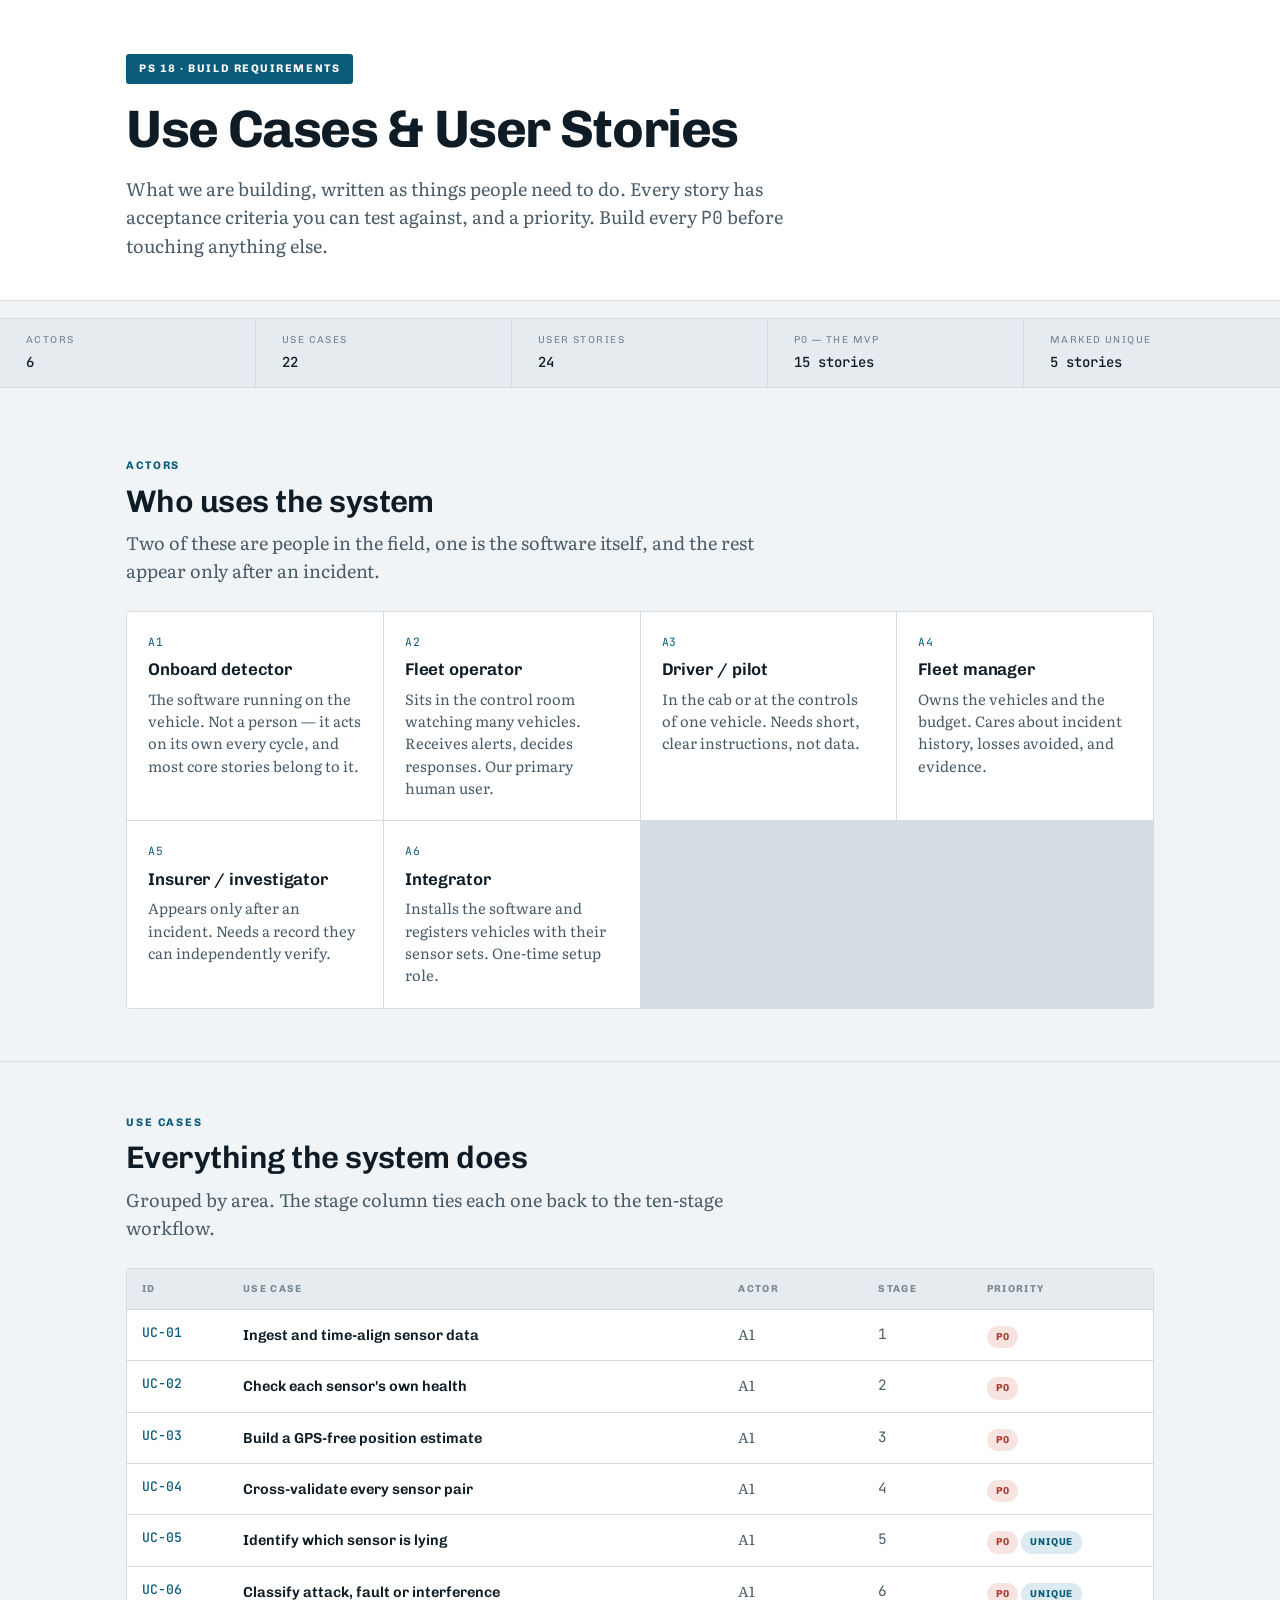
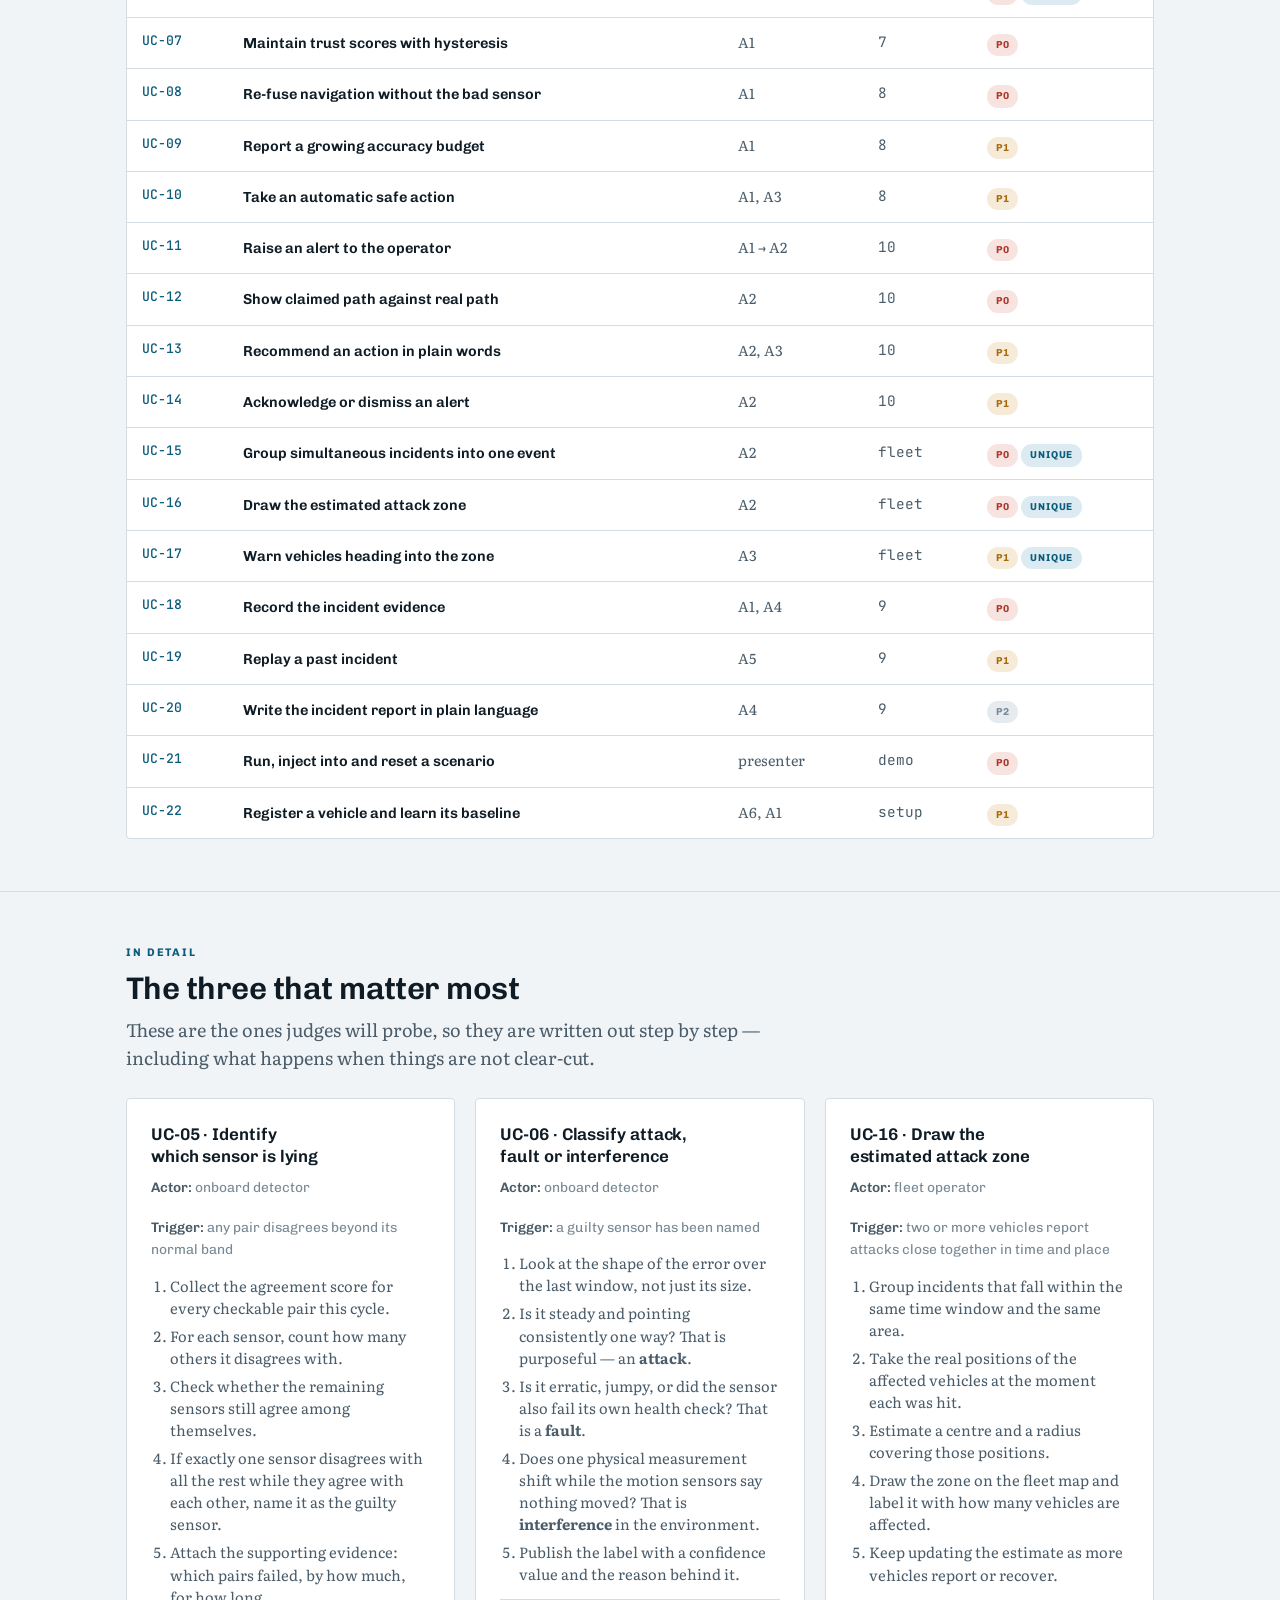
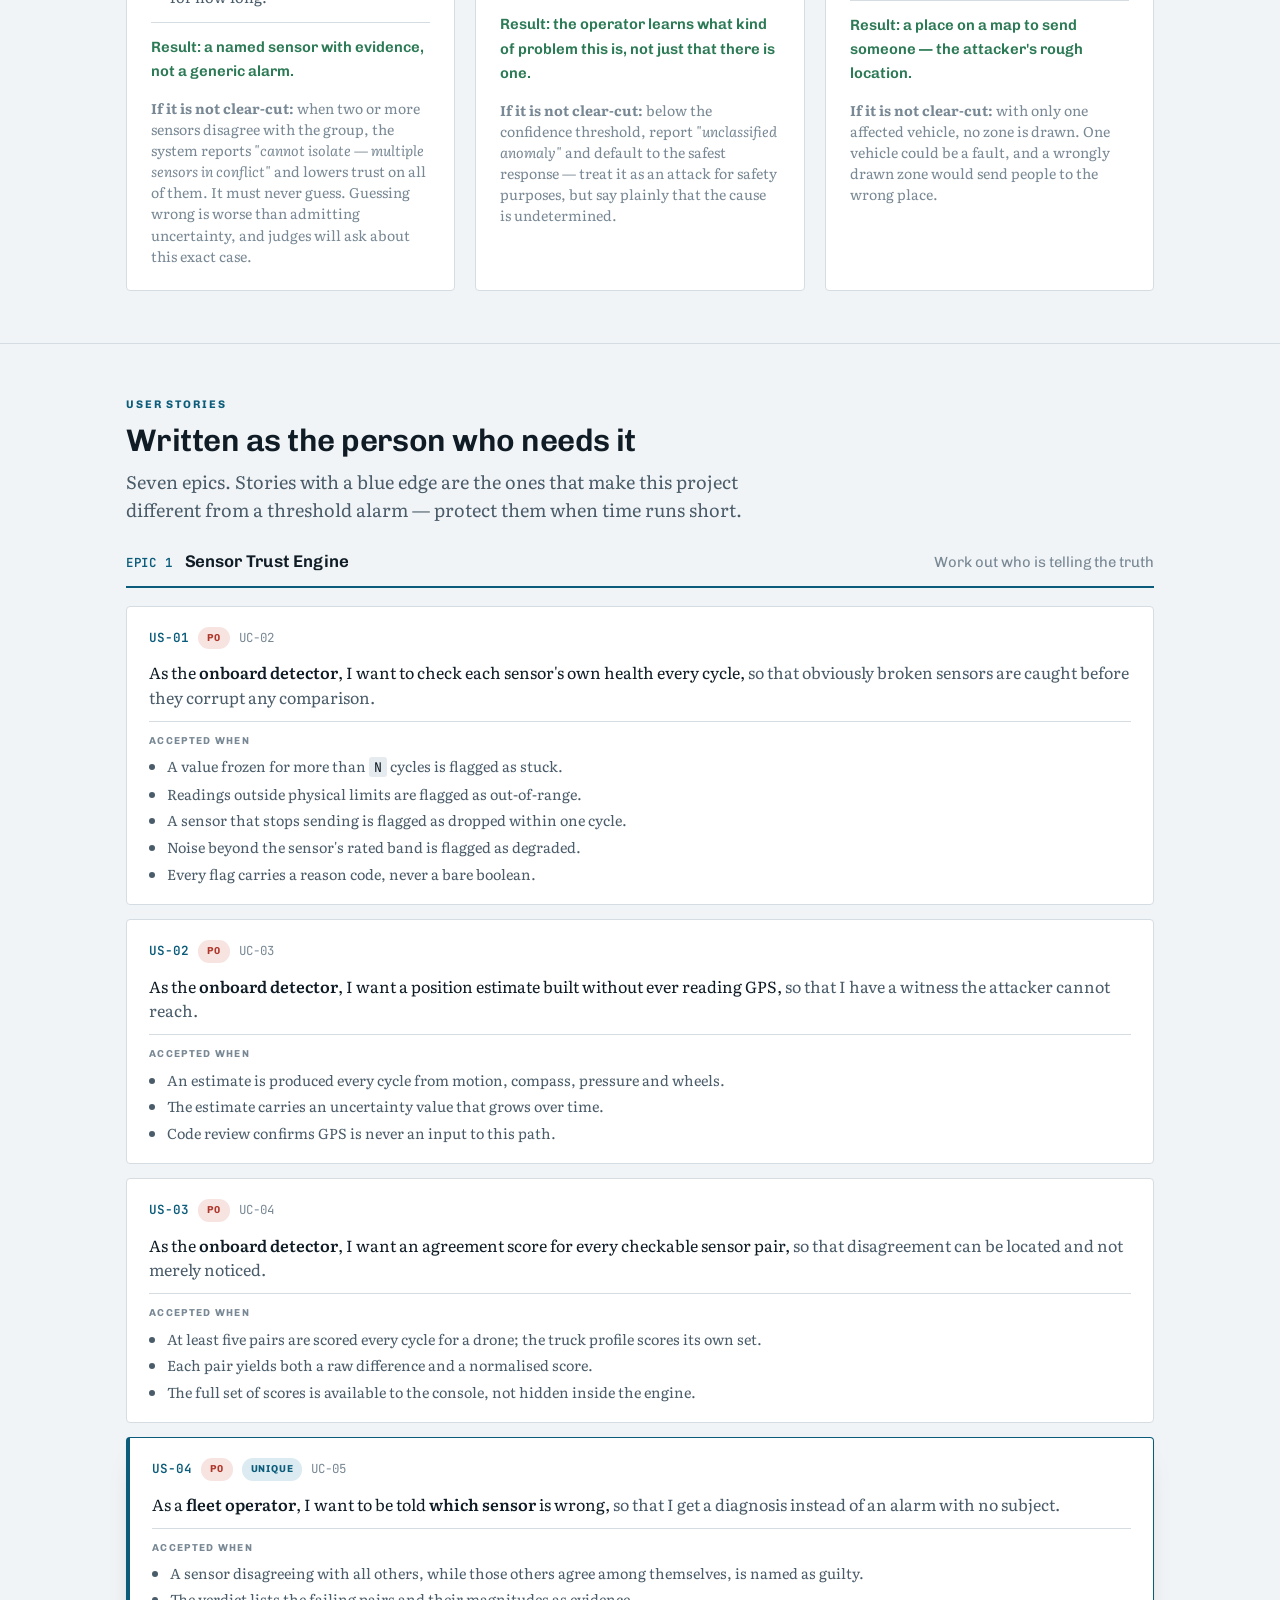
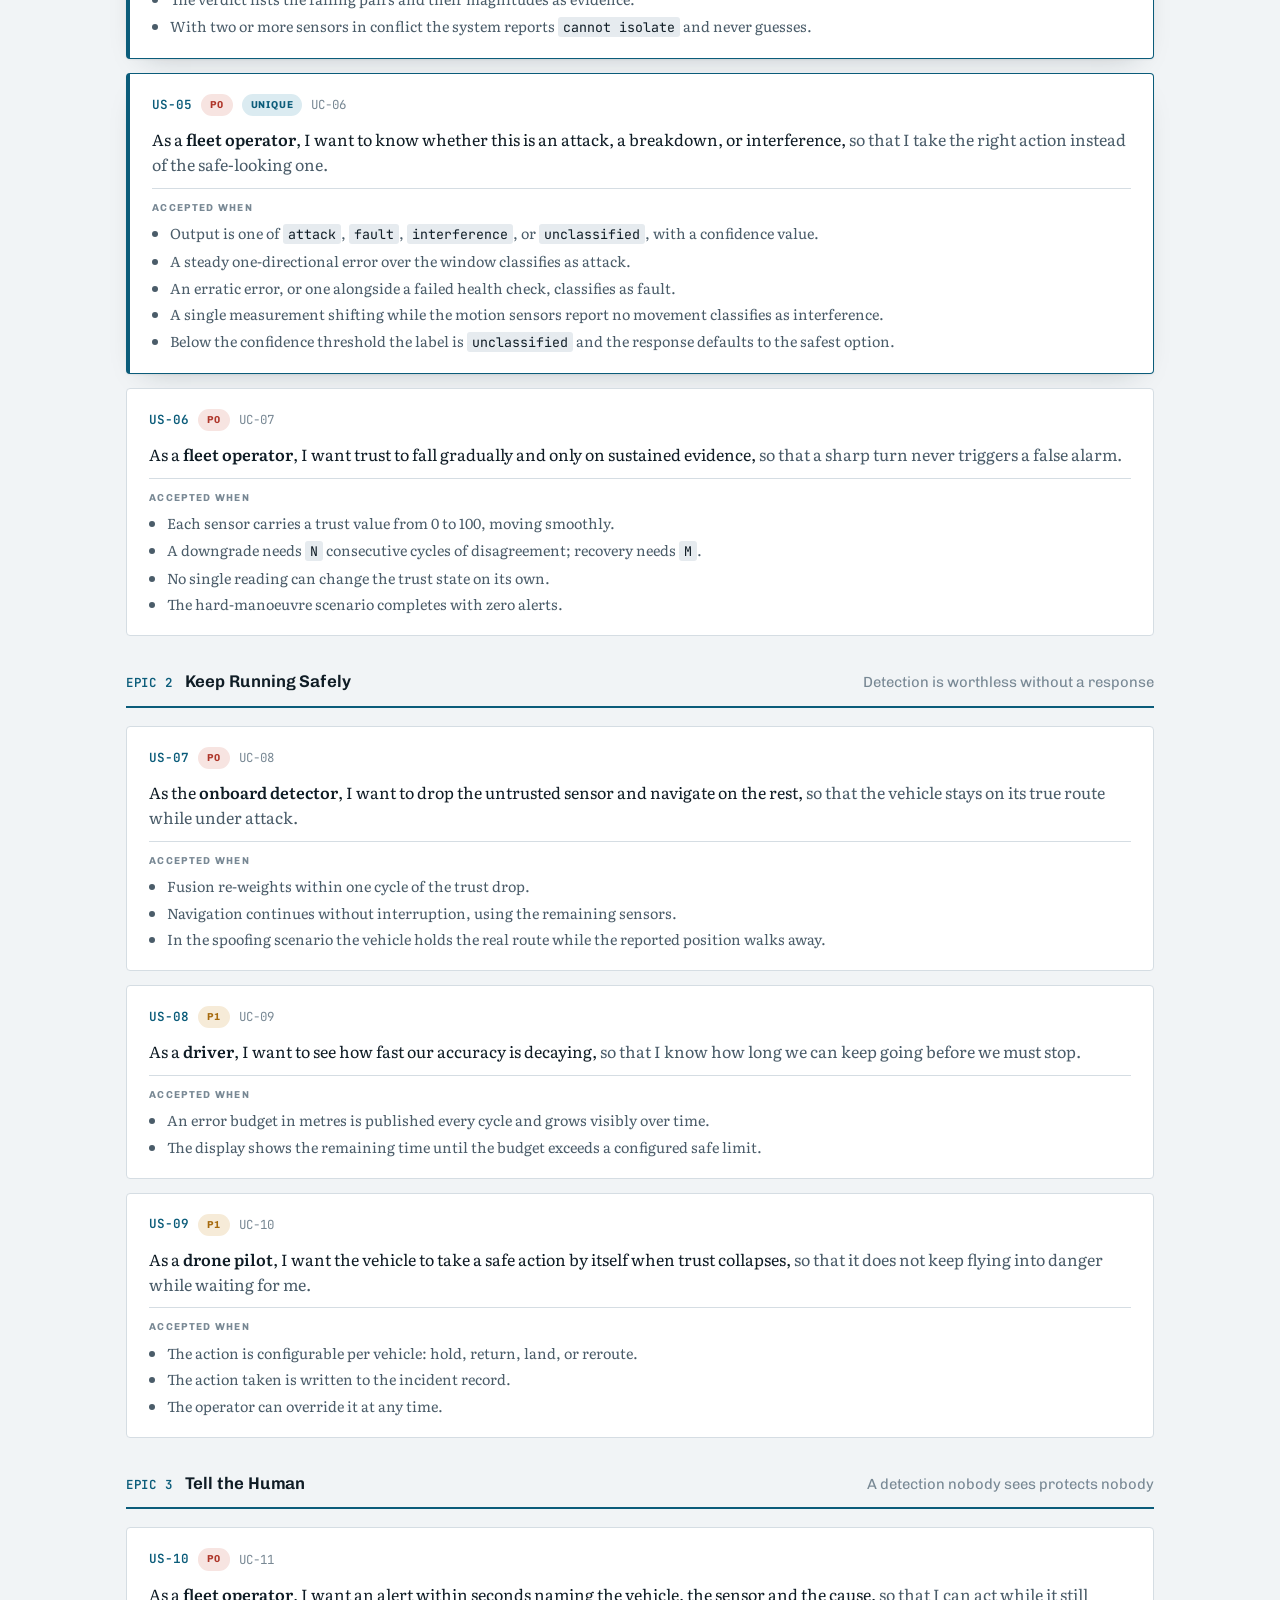
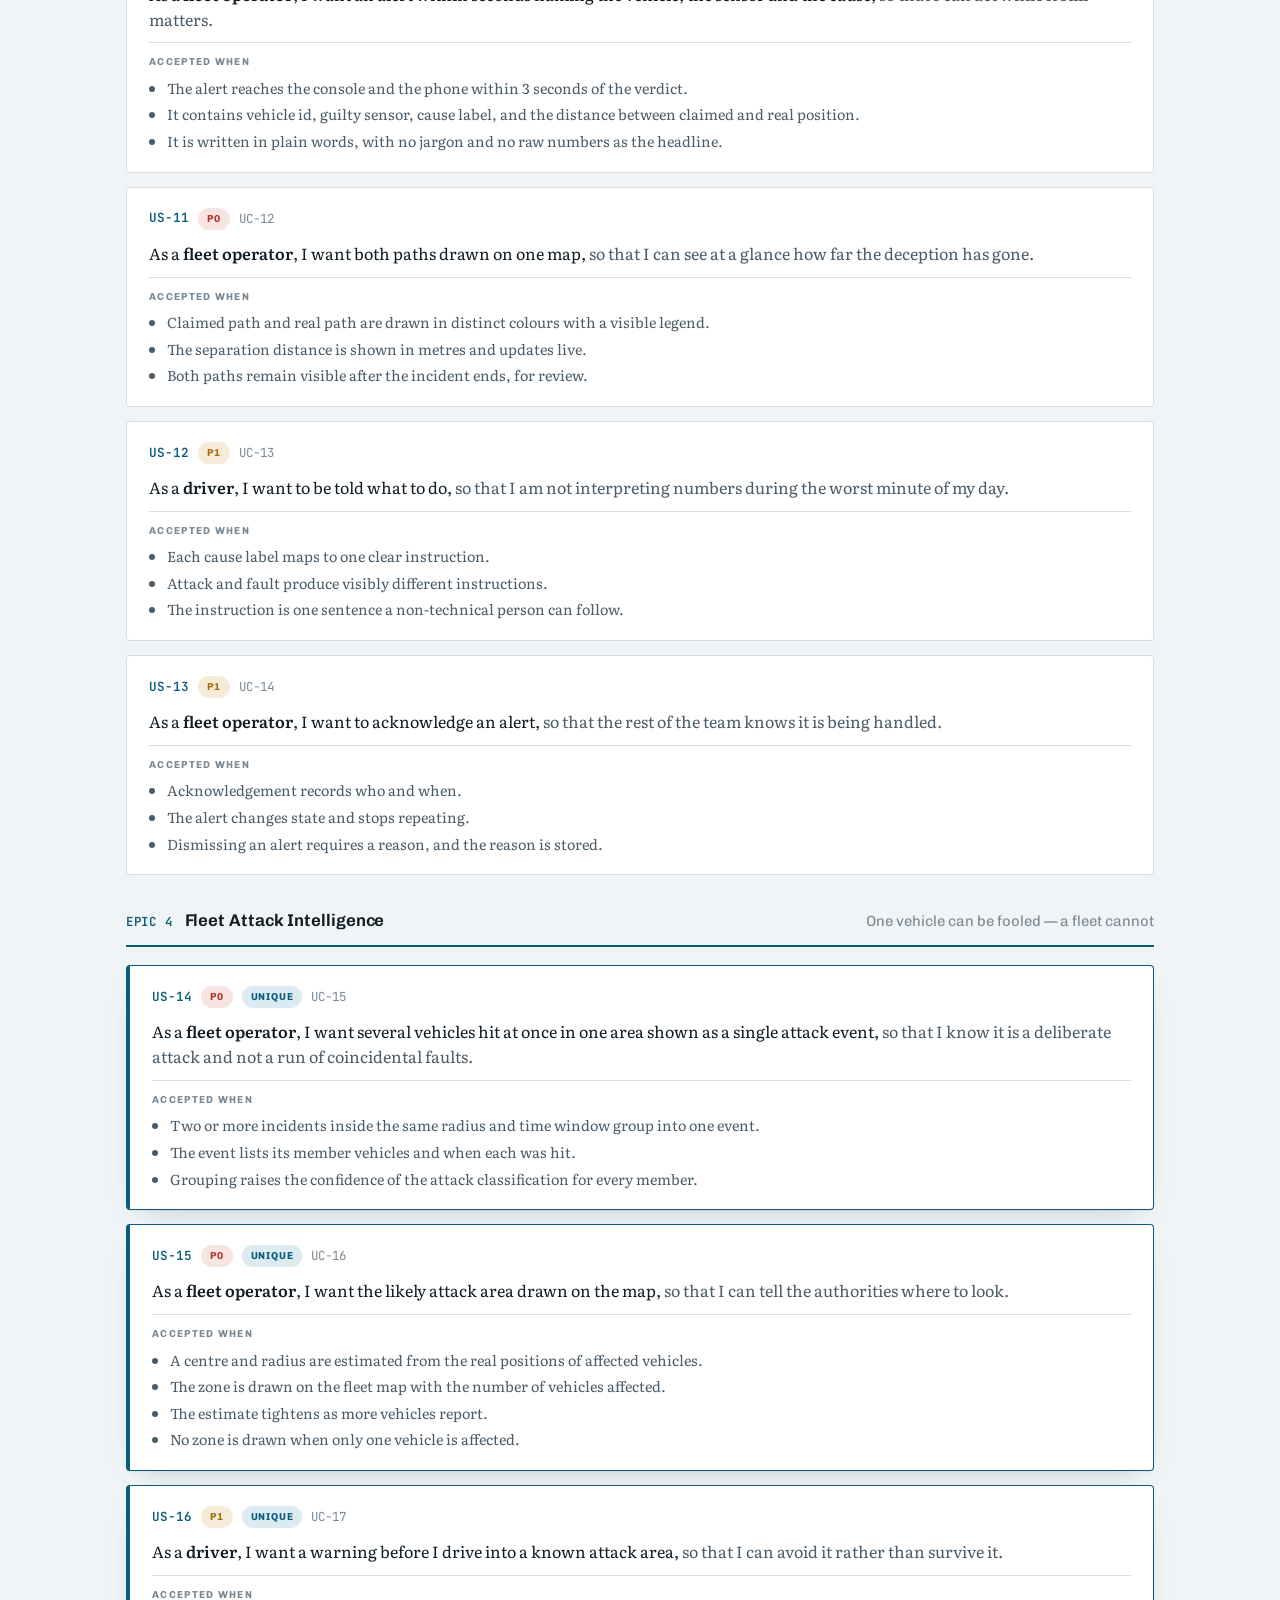
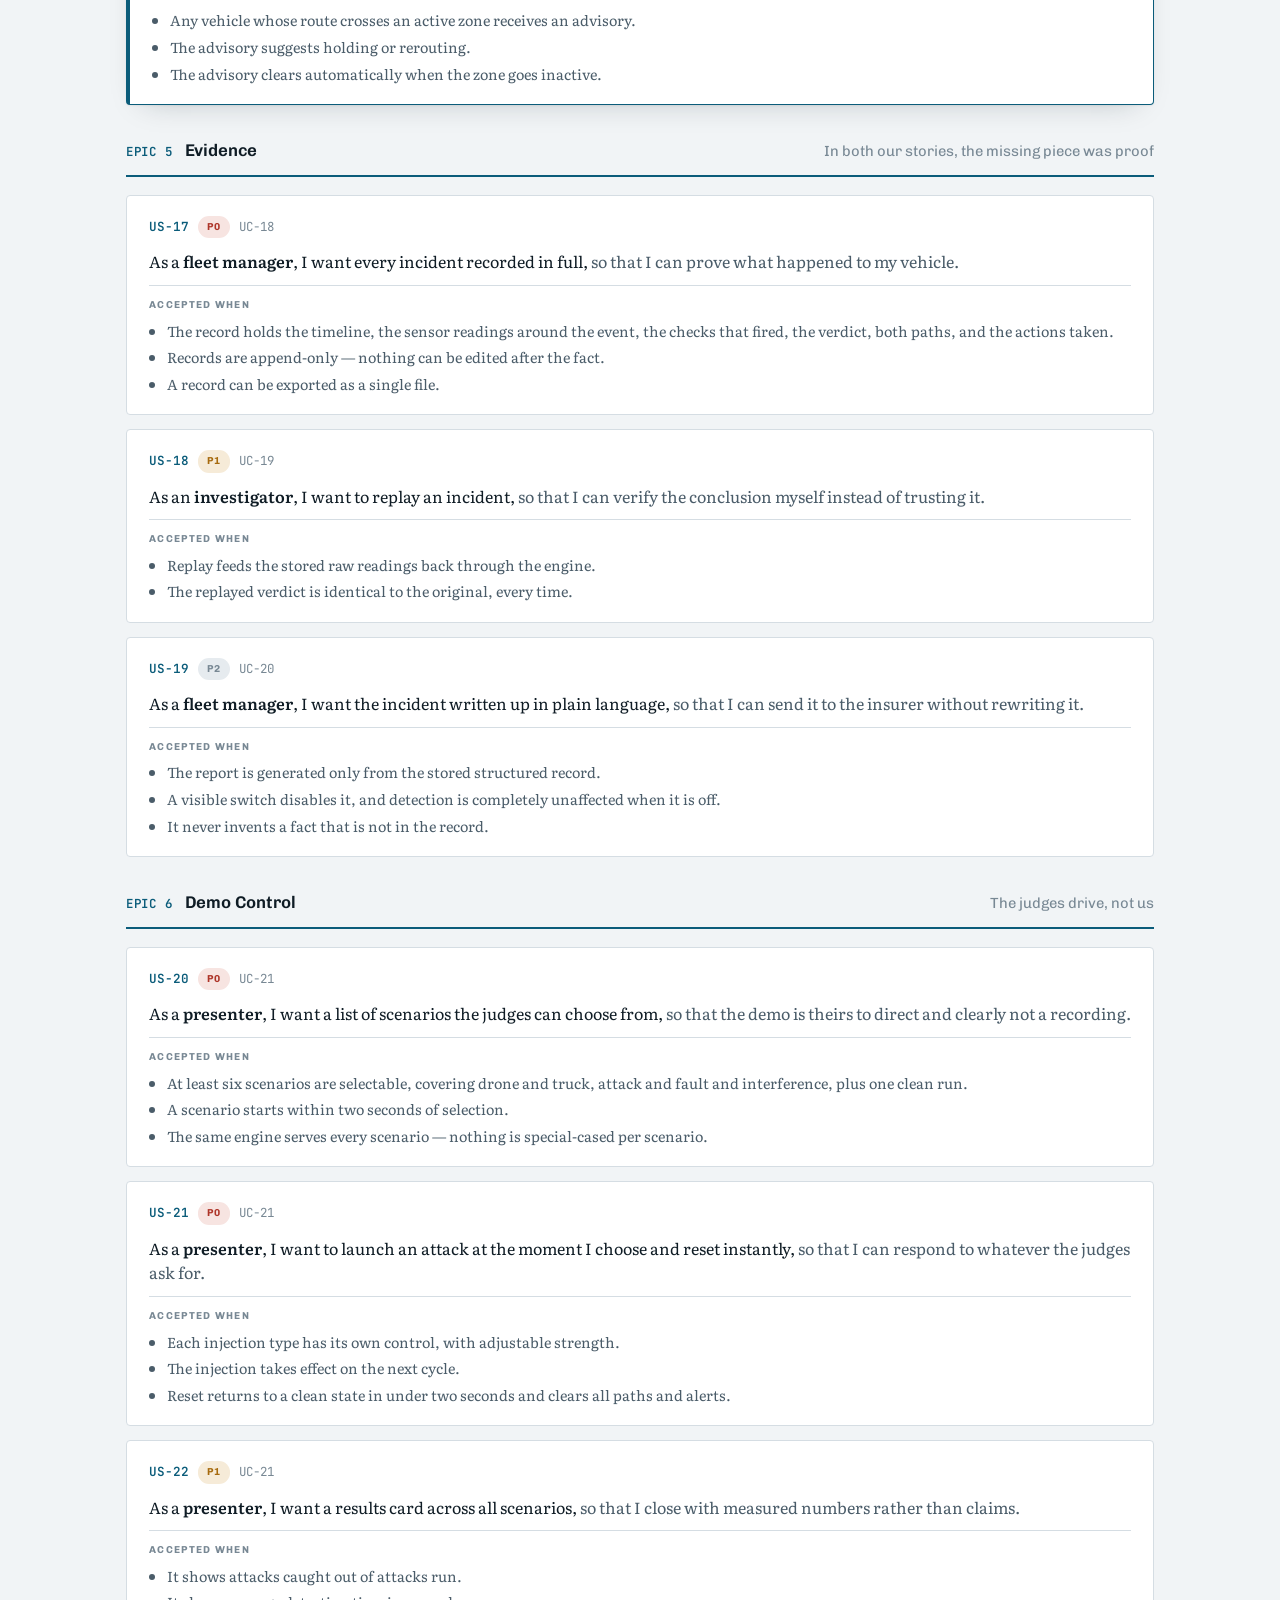
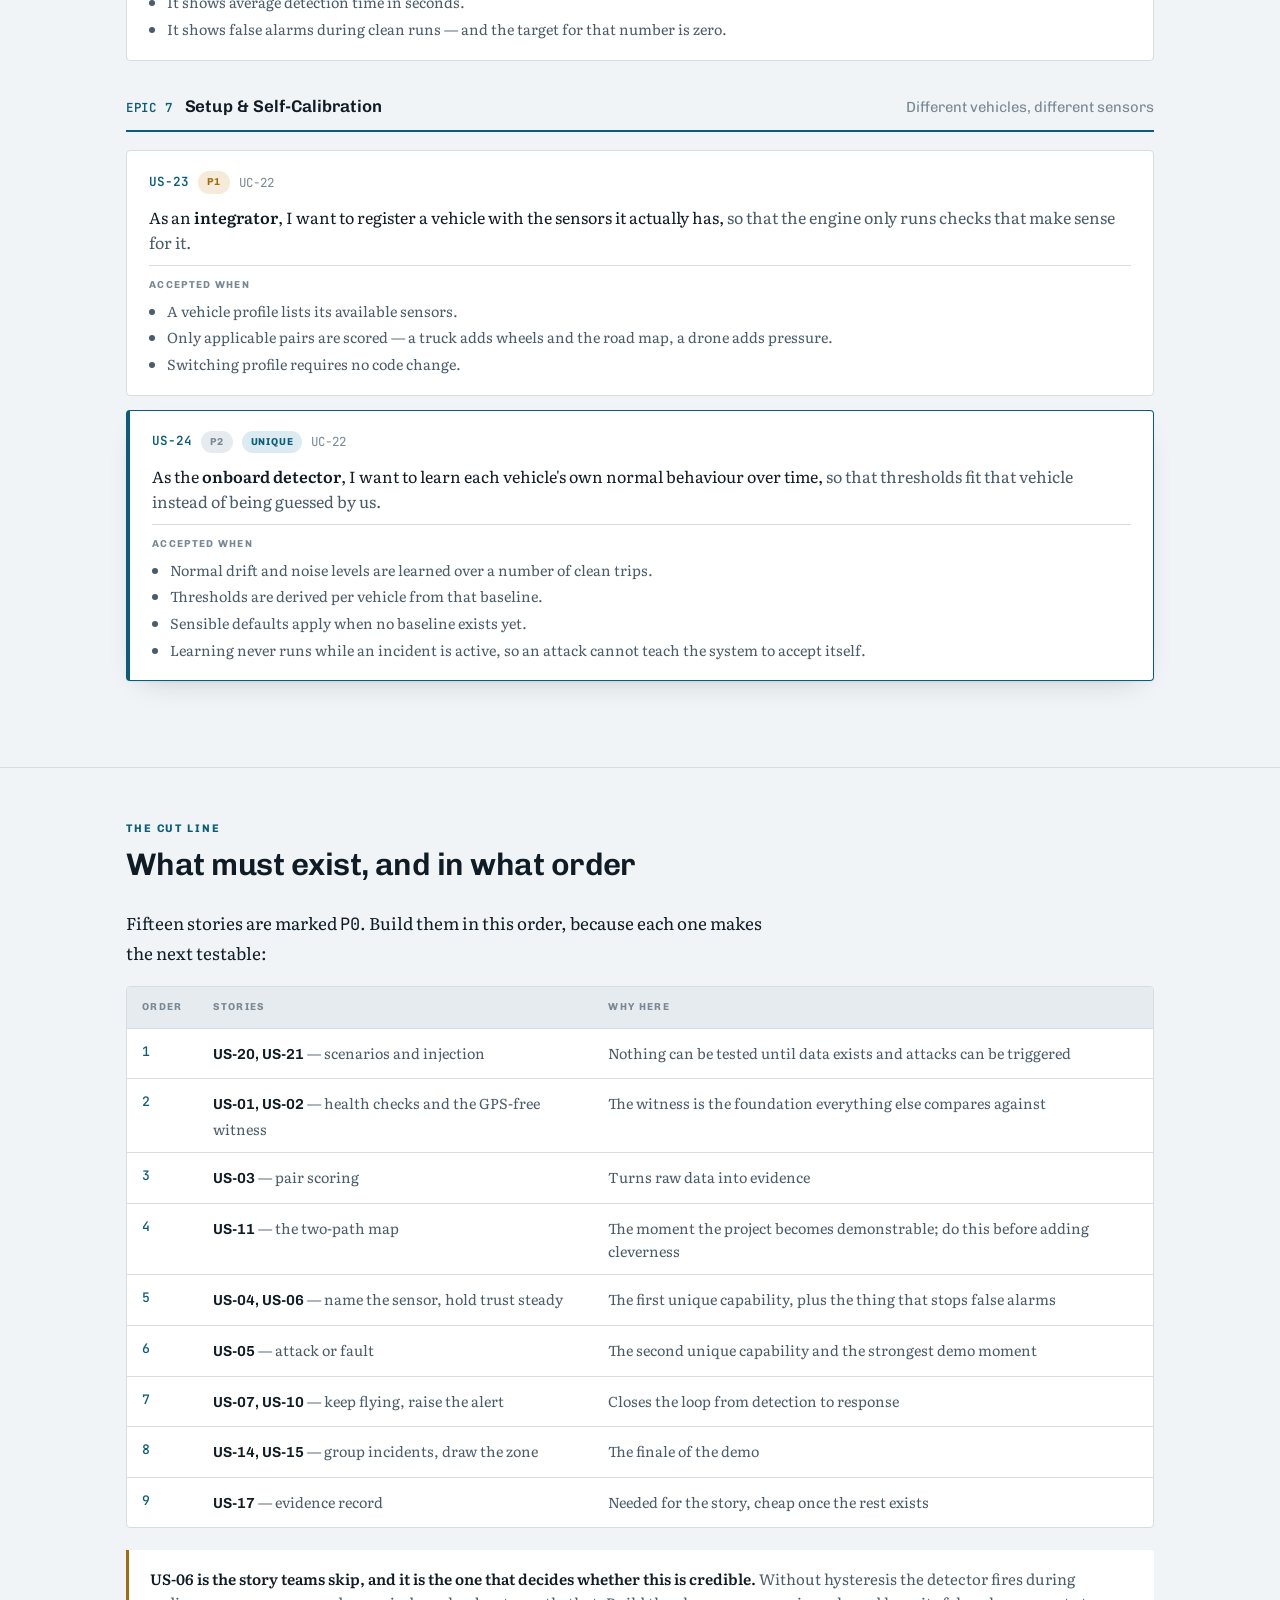
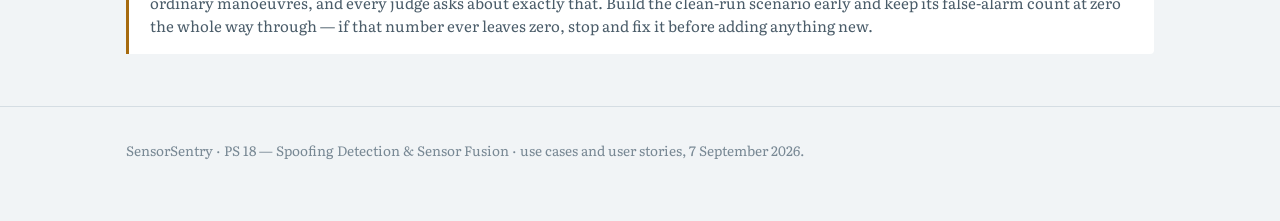
<file: docs/sensorsentry-requirements.html>
<!doctype html>
<html lang="en">
<head>
<meta charset="utf-8">
<meta name="viewport" content="width=device-width, initial-scale=1">
<title>SensorSentry Build Requirements</title>
<link rel="preconnect" href="https://fonts.googleapis.com">
<link rel="preconnect" href="https://fonts.gstatic.com" crossorigin>
<link rel="stylesheet" href="https://fonts.googleapis.com/css2?family=Chivo:wght@500;600;700&family=JetBrains+Mono:wght@400;500;600&family=Literata:opsz,wght@7..72,400;7..72,600&display=swap">
<style>
:root{
  --ground:#F1F4F6;--surface:#FFFFFF;--surface-2:#E6EBEF;
  --ink:#0F1C25;--ink-2:#4A5C69;--ink-3:#788894;
  --rule:#D5DDE3;--rule-strong:#B3C0C9;
  --accent:#0B5C7A;--accent-soft:#DBEBF1;
  --ok:#2C7A55;--ok-soft:#DEEEE6;
  --warn:#A66A0E;--warn-soft:#F6EBD8;
  --bad:#AE3529;--bad-soft:#F7E4E1;
  --shadow:0 1px 2px rgba(15,28,37,.06),0 12px 30px -18px rgba(15,28,37,.28);
  --maxw:1080px;--prose:66ch;
}
@media (prefers-color-scheme: dark){
  :root:not([data-theme="light"]){
    --ground:#0A1219;--surface:#101C24;--surface-2:#17242D;
    --ink:#E7EEF3;--ink-2:#A2B4C0;--ink-3:#758794;
    --rule:#213039;--rule-strong:#33474F;
    --accent:#4FAECC;--accent-soft:#0F2E3A;
    --ok:#57B287;--ok-soft:#122C22;
    --warn:#D5A051;--warn-soft:#2E2416;
    --bad:#DF7264;--bad-soft:#31201D;
    --shadow:0 1px 2px rgba(0,0,0,.45),0 14px 34px -18px rgba(0,0,0,.8);
  }
}
:root[data-theme="dark"]{
  --ground:#0A1219;--surface:#101C24;--surface-2:#17242D;
  --ink:#E7EEF3;--ink-2:#A2B4C0;--ink-3:#758794;
  --rule:#213039;--rule-strong:#33474F;
  --accent:#4FAECC;--accent-soft:#0F2E3A;
  --ok:#57B287;--ok-soft:#122C22;
  --warn:#D5A051;--warn-soft:#2E2416;
  --bad:#DF7264;--bad-soft:#31201D;
  --shadow:0 1px 2px rgba(0,0,0,.45),0 14px 34px -18px rgba(0,0,0,.8);
}
*{box-sizing:border-box}
html{-webkit-text-size-adjust:100%}
body{margin:0;background:var(--ground);color:var(--ink);font-family:Literata,Georgia,serif;font-size:17px;line-height:1.62}
.wrap{max-width:var(--maxw);margin:0 auto;padding:0 26px}
.prose{max-width:var(--prose)}
h1,h2,h3,h4{font-family:Chivo,"Helvetica Neue",Arial,sans-serif;margin:0;text-wrap:balance}
h1{font-size:clamp(2.2rem,5.4vw,3.3rem);font-weight:700;line-height:1.04;letter-spacing:-.026em}
h2{font-size:clamp(1.5rem,3.2vw,1.95rem);font-weight:600;line-height:1.16;letter-spacing:-.017em}
h3{font-size:1.06rem;font-weight:600;line-height:1.32;letter-spacing:-.005em}
h4{font-size:.92rem;font-weight:600}
p{margin:0}
.lead{font-size:1.13rem;color:var(--ink-2);line-height:1.55}
.eyebrow{font-family:Chivo,sans-serif;font-size:.69rem;font-weight:700;letter-spacing:.17em;text-transform:uppercase;color:var(--accent)}
.mono{font-family:"JetBrains Mono",ui-monospace,Consolas,monospace}

header{background:var(--surface);border-bottom:1px solid var(--rule);padding:54px 0 40px}
.mast{display:flex;flex-direction:column;gap:18px}
.badge{align-self:flex-start;font-family:Chivo,sans-serif;font-size:.69rem;font-weight:700;letter-spacing:.14em;text-transform:uppercase;background:var(--accent);color:var(--surface);padding:6px 13px;border-radius:3px}
.facts{display:grid;grid-template-columns:repeat(auto-fit,minmax(150px,1fr));border-top:1px solid var(--rule);border-bottom:1px solid var(--rule);background:var(--surface-2)}
.facts > div{padding:13px 26px;border-right:1px solid var(--rule)}
.facts > div:last-child{border-right:0}
.facts dt{font-family:Chivo,sans-serif;font-size:.63rem;letter-spacing:.14em;text-transform:uppercase;color:var(--ink-3);margin:0 0 3px}
.facts dd{margin:0;font-family:"JetBrains Mono",monospace;font-size:.87rem;font-weight:500;color:var(--ink)}

section{padding:52px 0;border-bottom:1px solid var(--rule)}
section:last-of-type{border-bottom:0}
.sec-head{display:flex;flex-direction:column;gap:9px;margin-bottom:26px}
.stack{display:flex;flex-direction:column;gap:16px}

/* actors */
.actors{display:grid;gap:1px;grid-template-columns:repeat(auto-fit,minmax(215px,1fr));background:var(--rule);border:1px solid var(--rule);border-radius:4px;overflow:hidden}
.actors > div{background:var(--surface);padding:21px;display:flex;flex-direction:column;gap:7px}
.actors .code{font-family:"JetBrains Mono",monospace;font-size:.71rem;letter-spacing:.08em;color:var(--accent);text-transform:uppercase}
.actors p{font-size:.92rem;color:var(--ink-2);line-height:1.52}

/* tables */
.tablewrap{overflow-x:auto;border:1px solid var(--rule);border-radius:4px;background:var(--surface)}
table{border-collapse:collapse;width:100%;min-width:660px;font-size:.9rem}
th,td{text-align:left;padding:12px 15px;border-bottom:1px solid var(--rule);vertical-align:top}
th{font-family:Chivo,sans-serif;font-size:.63rem;letter-spacing:.13em;text-transform:uppercase;color:var(--ink-3);font-weight:700;background:var(--surface-2);white-space:nowrap}
tr:last-child td{border-bottom:0}
td{color:var(--ink-2)}
td strong{color:var(--ink);font-weight:600;font-family:Chivo,sans-serif;font-size:.91rem}
td.id{font-family:"JetBrains Mono",monospace;font-size:.82rem;color:var(--accent);white-space:nowrap;font-weight:500}

.chip{display:inline-block;font-family:Chivo,sans-serif;font-size:.63rem;font-weight:700;letter-spacing:.08em;text-transform:uppercase;padding:3px 9px;border-radius:11px;white-space:nowrap}
.chip.p0{background:var(--bad-soft);color:var(--bad)}
.chip.p1{background:var(--warn-soft);color:var(--warn)}
.chip.p2{background:var(--surface-2);color:var(--ink-3)}
.chip.uniq{background:var(--accent-soft);color:var(--accent)}

/* epics */
.epic{margin-bottom:34px}
.epic-head{display:flex;flex-wrap:wrap;align-items:baseline;gap:12px;padding-bottom:11px;border-bottom:2px solid var(--accent);margin-bottom:18px}
.epic-head .n{font-family:"JetBrains Mono",monospace;font-size:.78rem;color:var(--accent);font-weight:600;letter-spacing:.06em}
.epic-head .goal{font-size:.92rem;color:var(--ink-3);font-family:Chivo,sans-serif;margin-left:auto}

/* story cards */
.stories{display:flex;flex-direction:column;gap:14px}
.us{background:var(--surface);border:1px solid var(--rule);border-radius:4px;padding:20px 22px;display:flex;flex-direction:column;gap:11px}
.us.star{border-color:var(--accent);border-left:4px solid var(--accent);box-shadow:var(--shadow)}
.us-top{display:flex;flex-wrap:wrap;align-items:center;gap:9px}
.us-id{font-family:"JetBrains Mono",monospace;font-size:.79rem;font-weight:600;color:var(--accent)}
.us .say{font-size:1rem;line-height:1.55;color:var(--ink)}
.us .say b{font-weight:600}
.us .say em{color:var(--ink-2);font-style:normal}
.ac{display:flex;flex-direction:column;gap:6px;padding-top:11px;border-top:1px solid var(--rule)}
.ac .lbl{font-family:Chivo,sans-serif;font-size:.63rem;font-weight:700;letter-spacing:.13em;text-transform:uppercase;color:var(--ink-3)}
.ac ul{margin:0;padding-left:18px;display:flex;flex-direction:column;gap:5px}
.ac li{font-size:.9rem;color:var(--ink-2);line-height:1.5}
.ac code{font-family:"JetBrains Mono",monospace;font-size:.83rem;background:var(--surface-2);padding:1px 5px;border-radius:3px;color:var(--ink)}

/* detailed use case */
.uc{background:var(--surface);border:1px solid var(--rule);border-radius:4px;padding:24px;display:flex;flex-direction:column;gap:14px}
.uc-grid{display:grid;gap:20px;grid-template-columns:repeat(auto-fit,minmax(290px,1fr))}
.uc .meta{display:flex;flex-wrap:wrap;gap:18px;font-size:.86rem;color:var(--ink-3);font-family:Chivo,sans-serif}
.uc .meta b{color:var(--ink-2);font-weight:600}
.uc ol{margin:0;padding-left:19px;display:flex;flex-direction:column;gap:6px}
.uc li{font-size:.92rem;color:var(--ink-2);line-height:1.5}
.uc .result{font-size:.93rem;padding-top:12px;border-top:1px solid var(--rule);color:var(--ok);font-family:Chivo,sans-serif;font-weight:600}
.uc .alt{font-size:.88rem;color:var(--ink-3);line-height:1.5}

.plainbox{background:var(--surface-2);border-radius:4px;padding:21px 25px;display:flex;flex-direction:column;gap:9px}
.plainbox p{color:var(--ink-2);font-size:.97rem;line-height:1.58}
.plainbox b{color:var(--ink);font-weight:600}
.note{background:var(--surface);border-left:3px solid var(--warn);padding:17px 21px;border-radius:0 4px 4px 0}
.note p{color:var(--ink-2);font-size:.94rem;line-height:1.55}
.note b{color:var(--ink);font-weight:600}

:focus-visible{outline:2px solid var(--accent);outline-offset:3px}
footer{padding:32px 0 60px;color:var(--ink-3);font-size:.85rem;border-top:1px solid var(--rule)}
@media (prefers-reduced-motion:reduce){*{animation:none!important;transition:none!important}}
@media (max-width:640px){body{font-size:16.5px}.epic-head .goal{margin-left:0;flex-basis:100%}}
</style>
</head>
<body>

<header>
  <div class="wrap mast">
    <span class="badge">PS 18 · Build requirements</span>
    <h1>Use Cases &amp; User Stories</h1>
    <p class="lead prose">What we are building, written as things people need to do. Every story has acceptance criteria you can test against, and a priority. Build every <span class="mono">P0</span> before touching anything else.</p>
  </div>
</header>

<dl class="facts">
  <div><dt>Actors</dt><dd>6</dd></div>
  <div><dt>Use cases</dt><dd>22</dd></div>
  <div><dt>User stories</dt><dd>24</dd></div>
  <div><dt>P0 — the MVP</dt><dd>15 stories</dd></div>
  <div><dt>Marked unique</dt><dd>5 stories</dd></div>
</dl>

<main>

<!-- ACTORS -->
<section>
  <div class="wrap">
    <div class="sec-head prose">
      <span class="eyebrow">Actors</span>
      <h2>Who uses the system</h2>
      <p class="lead">Two of these are people in the field, one is the software itself, and the rest appear only after an incident.</p>
    </div>
    <div class="actors">
      <div>
        <span class="code">A1</span>
        <h3>Onboard detector</h3>
        <p>The software running on the vehicle. Not a person — it acts on its own every cycle, and most core stories belong to it.</p>
      </div>
      <div>
        <span class="code">A2</span>
        <h3>Fleet operator</h3>
        <p>Sits in the control room watching many vehicles. Receives alerts, decides responses. Our primary human user.</p>
      </div>
      <div>
        <span class="code">A3</span>
        <h3>Driver / pilot</h3>
        <p>In the cab or at the controls of one vehicle. Needs short, clear instructions, not data.</p>
      </div>
      <div>
        <span class="code">A4</span>
        <h3>Fleet manager</h3>
        <p>Owns the vehicles and the budget. Cares about incident history, losses avoided, and evidence.</p>
      </div>
      <div>
        <span class="code">A5</span>
        <h3>Insurer / investigator</h3>
        <p>Appears only after an incident. Needs a record they can independently verify.</p>
      </div>
      <div>
        <span class="code">A6</span>
        <h3>Integrator</h3>
        <p>Installs the software and registers vehicles with their sensor sets. One-time setup role.</p>
      </div>
    </div>
  </div>
</section>

<!-- USE CASE LIST -->
<section>
  <div class="wrap">
    <div class="sec-head prose">
      <span class="eyebrow">Use cases</span>
      <h2>Everything the system does</h2>
      <p class="lead">Grouped by area. The stage column ties each one back to the ten-stage workflow.</p>
    </div>
    <div class="tablewrap">
      <table>
        <thead><tr><th>ID</th><th>Use case</th><th>Actor</th><th>Stage</th><th>Priority</th></tr></thead>
        <tbody>
          <tr><td class="id">UC-01</td><td><strong>Ingest and time-align sensor data</strong></td><td>A1</td><td class="mono">1</td><td><span class="chip p0">P0</span></td></tr>
          <tr><td class="id">UC-02</td><td><strong>Check each sensor's own health</strong></td><td>A1</td><td class="mono">2</td><td><span class="chip p0">P0</span></td></tr>
          <tr><td class="id">UC-03</td><td><strong>Build a GPS-free position estimate</strong></td><td>A1</td><td class="mono">3</td><td><span class="chip p0">P0</span></td></tr>
          <tr><td class="id">UC-04</td><td><strong>Cross-validate every sensor pair</strong></td><td>A1</td><td class="mono">4</td><td><span class="chip p0">P0</span></td></tr>
          <tr><td class="id">UC-05</td><td><strong>Identify which sensor is lying</strong></td><td>A1</td><td class="mono">5</td><td><span class="chip p0">P0</span> <span class="chip uniq">Unique</span></td></tr>
          <tr><td class="id">UC-06</td><td><strong>Classify attack, fault or interference</strong></td><td>A1</td><td class="mono">6</td><td><span class="chip p0">P0</span> <span class="chip uniq">Unique</span></td></tr>
          <tr><td class="id">UC-07</td><td><strong>Maintain trust scores with hysteresis</strong></td><td>A1</td><td class="mono">7</td><td><span class="chip p0">P0</span></td></tr>
          <tr><td class="id">UC-08</td><td><strong>Re-fuse navigation without the bad sensor</strong></td><td>A1</td><td class="mono">8</td><td><span class="chip p0">P0</span></td></tr>
          <tr><td class="id">UC-09</td><td><strong>Report a growing accuracy budget</strong></td><td>A1</td><td class="mono">8</td><td><span class="chip p1">P1</span></td></tr>
          <tr><td class="id">UC-10</td><td><strong>Take an automatic safe action</strong></td><td>A1, A3</td><td class="mono">8</td><td><span class="chip p1">P1</span></td></tr>
          <tr><td class="id">UC-11</td><td><strong>Raise an alert to the operator</strong></td><td>A1 → A2</td><td class="mono">10</td><td><span class="chip p0">P0</span></td></tr>
          <tr><td class="id">UC-12</td><td><strong>Show claimed path against real path</strong></td><td>A2</td><td class="mono">10</td><td><span class="chip p0">P0</span></td></tr>
          <tr><td class="id">UC-13</td><td><strong>Recommend an action in plain words</strong></td><td>A2, A3</td><td class="mono">10</td><td><span class="chip p1">P1</span></td></tr>
          <tr><td class="id">UC-14</td><td><strong>Acknowledge or dismiss an alert</strong></td><td>A2</td><td class="mono">10</td><td><span class="chip p1">P1</span></td></tr>
          <tr><td class="id">UC-15</td><td><strong>Group simultaneous incidents into one event</strong></td><td>A2</td><td class="mono">fleet</td><td><span class="chip p0">P0</span> <span class="chip uniq">Unique</span></td></tr>
          <tr><td class="id">UC-16</td><td><strong>Draw the estimated attack zone</strong></td><td>A2</td><td class="mono">fleet</td><td><span class="chip p0">P0</span> <span class="chip uniq">Unique</span></td></tr>
          <tr><td class="id">UC-17</td><td><strong>Warn vehicles heading into the zone</strong></td><td>A3</td><td class="mono">fleet</td><td><span class="chip p1">P1</span> <span class="chip uniq">Unique</span></td></tr>
          <tr><td class="id">UC-18</td><td><strong>Record the incident evidence</strong></td><td>A1, A4</td><td class="mono">9</td><td><span class="chip p0">P0</span></td></tr>
          <tr><td class="id">UC-19</td><td><strong>Replay a past incident</strong></td><td>A5</td><td class="mono">9</td><td><span class="chip p1">P1</span></td></tr>
          <tr><td class="id">UC-20</td><td><strong>Write the incident report in plain language</strong></td><td>A4</td><td class="mono">9</td><td><span class="chip p2">P2</span></td></tr>
          <tr><td class="id">UC-21</td><td><strong>Run, inject into and reset a scenario</strong></td><td>presenter</td><td class="mono">demo</td><td><span class="chip p0">P0</span></td></tr>
          <tr><td class="id">UC-22</td><td><strong>Register a vehicle and learn its baseline</strong></td><td>A6, A1</td><td class="mono">setup</td><td><span class="chip p1">P1</span></td></tr>
        </tbody>
      </table>
    </div>
  </div>
</section>

<!-- DETAILED USE CASES -->
<section>
  <div class="wrap">
    <div class="sec-head prose">
      <span class="eyebrow">In detail</span>
      <h2>The three that matter most</h2>
      <p class="lead">These are the ones judges will probe, so they are written out step by step — including what happens when things are not clear-cut.</p>
    </div>
    <div class="uc-grid">

      <div class="uc">
        <div>
          <h3>UC-05 · Identify which sensor is lying</h3>
          <div class="meta" style="margin-top:8px"><span><b>Actor:</b> onboard detector</span><span><b>Trigger:</b> any pair disagrees beyond its normal band</span></div>
        </div>
        <ol>
          <li>Collect the agreement score for every checkable pair this cycle.</li>
          <li>For each sensor, count how many others it disagrees with.</li>
          <li>Check whether the remaining sensors still agree among themselves.</li>
          <li>If exactly one sensor disagrees with all the rest while they agree with each other, name it as the guilty sensor.</li>
          <li>Attach the supporting evidence: which pairs failed, by how much, for how long.</li>
        </ol>
        <p class="result">Result: a named sensor with evidence, not a generic alarm.</p>
        <p class="alt"><b>If it is not clear-cut:</b> when two or more sensors disagree with the group, the system reports <em>"cannot isolate — multiple sensors in conflict"</em> and lowers trust on all of them. It must never guess. Guessing wrong is worse than admitting uncertainty, and judges will ask about this exact case.</p>
      </div>

      <div class="uc">
        <div>
          <h3>UC-06 · Classify attack, fault or interference</h3>
          <div class="meta" style="margin-top:8px"><span><b>Actor:</b> onboard detector</span><span><b>Trigger:</b> a guilty sensor has been named</span></div>
        </div>
        <ol>
          <li>Look at the shape of the error over the last window, not just its size.</li>
          <li>Is it steady and pointing consistently one way? That is purposeful — an <b>attack</b>.</li>
          <li>Is it erratic, jumpy, or did the sensor also fail its own health check? That is a <b>fault</b>.</li>
          <li>Does one physical measurement shift while the motion sensors say nothing moved? That is <b>interference</b> in the environment.</li>
          <li>Publish the label with a confidence value and the reason behind it.</li>
        </ol>
        <p class="result">Result: the operator learns what kind of problem this is, not just that there is one.</p>
        <p class="alt"><b>If it is not clear-cut:</b> below the confidence threshold, report <em>"unclassified anomaly"</em> and default to the safest response — treat it as an attack for safety purposes, but say plainly that the cause is undetermined.</p>
      </div>

      <div class="uc">
        <div>
          <h3>UC-16 · Draw the estimated attack zone</h3>
          <div class="meta" style="margin-top:8px"><span><b>Actor:</b> fleet operator</span><span><b>Trigger:</b> two or more vehicles report attacks close together in time and place</span></div>
        </div>
        <ol>
          <li>Group incidents that fall within the same time window and the same area.</li>
          <li>Take the real positions of the affected vehicles at the moment each was hit.</li>
          <li>Estimate a centre and a radius covering those positions.</li>
          <li>Draw the zone on the fleet map and label it with how many vehicles are affected.</li>
          <li>Keep updating the estimate as more vehicles report or recover.</li>
        </ol>
        <p class="result">Result: a place on a map to send someone — the attacker's rough location.</p>
        <p class="alt"><b>If it is not clear-cut:</b> with only one affected vehicle, no zone is drawn. One vehicle could be a fault, and a wrongly drawn zone would send people to the wrong place.</p>
      </div>

    </div>
  </div>
</section>

<!-- USER STORIES -->
<section>
  <div class="wrap">
    <div class="sec-head prose">
      <span class="eyebrow">User stories</span>
      <h2>Written as the person who needs it</h2>
      <p class="lead">Seven epics. Stories with a blue edge are the ones that make this project different from a threshold alarm — protect them when time runs short.</p>
    </div>

    <!-- EPIC 1 -->
    <div class="epic">
      <div class="epic-head">
        <span class="n">EPIC 1</span>
        <h3>Sensor Trust Engine</h3>
        <span class="goal">Work out who is telling the truth</span>
      </div>
      <div class="stories">

        <div class="us">
          <div class="us-top"><span class="us-id">US-01</span><span class="chip p0">P0</span><span class="mono" style="font-size:.78rem;color:var(--ink-3)">UC-02</span></div>
          <p class="say">As the <b>onboard detector</b>, I want to check each sensor's own health every cycle, <em>so that obviously broken sensors are caught before they corrupt any comparison.</em></p>
          <div class="ac">
            <span class="lbl">Accepted when</span>
            <ul>
              <li>A value frozen for more than <code>N</code> cycles is flagged as stuck.</li>
              <li>Readings outside physical limits are flagged as out-of-range.</li>
              <li>A sensor that stops sending is flagged as dropped within one cycle.</li>
              <li>Noise beyond the sensor's rated band is flagged as degraded.</li>
              <li>Every flag carries a reason code, never a bare boolean.</li>
            </ul>
          </div>
        </div>

        <div class="us">
          <div class="us-top"><span class="us-id">US-02</span><span class="chip p0">P0</span><span class="mono" style="font-size:.78rem;color:var(--ink-3)">UC-03</span></div>
          <p class="say">As the <b>onboard detector</b>, I want a position estimate built without ever reading GPS, <em>so that I have a witness the attacker cannot reach.</em></p>
          <div class="ac">
            <span class="lbl">Accepted when</span>
            <ul>
              <li>An estimate is produced every cycle from motion, compass, pressure and wheels.</li>
              <li>The estimate carries an uncertainty value that grows over time.</li>
              <li>Code review confirms GPS is never an input to this path.</li>
            </ul>
          </div>
        </div>

        <div class="us">
          <div class="us-top"><span class="us-id">US-03</span><span class="chip p0">P0</span><span class="mono" style="font-size:.78rem;color:var(--ink-3)">UC-04</span></div>
          <p class="say">As the <b>onboard detector</b>, I want an agreement score for every checkable sensor pair, <em>so that disagreement can be located and not merely noticed.</em></p>
          <div class="ac">
            <span class="lbl">Accepted when</span>
            <ul>
              <li>At least five pairs are scored every cycle for a drone; the truck profile scores its own set.</li>
              <li>Each pair yields both a raw difference and a normalised score.</li>
              <li>The full set of scores is available to the console, not hidden inside the engine.</li>
            </ul>
          </div>
        </div>

        <div class="us star">
          <div class="us-top"><span class="us-id">US-04</span><span class="chip p0">P0</span><span class="chip uniq">Unique</span><span class="mono" style="font-size:.78rem;color:var(--ink-3)">UC-05</span></div>
          <p class="say">As a <b>fleet operator</b>, I want to be told <b>which sensor</b> is wrong, <em>so that I get a diagnosis instead of an alarm with no subject.</em></p>
          <div class="ac">
            <span class="lbl">Accepted when</span>
            <ul>
              <li>A sensor disagreeing with all others, while those others agree among themselves, is named as guilty.</li>
              <li>The verdict lists the failing pairs and their magnitudes as evidence.</li>
              <li>With two or more sensors in conflict the system reports <code>cannot isolate</code> and never guesses.</li>
            </ul>
          </div>
        </div>

        <div class="us star">
          <div class="us-top"><span class="us-id">US-05</span><span class="chip p0">P0</span><span class="chip uniq">Unique</span><span class="mono" style="font-size:.78rem;color:var(--ink-3)">UC-06</span></div>
          <p class="say">As a <b>fleet operator</b>, I want to know whether this is an attack, a breakdown, or interference, <em>so that I take the right action instead of the safe-looking one.</em></p>
          <div class="ac">
            <span class="lbl">Accepted when</span>
            <ul>
              <li>Output is one of <code>attack</code>, <code>fault</code>, <code>interference</code>, or <code>unclassified</code>, with a confidence value.</li>
              <li>A steady one-directional error over the window classifies as attack.</li>
              <li>An erratic error, or one alongside a failed health check, classifies as fault.</li>
              <li>A single measurement shifting while the motion sensors report no movement classifies as interference.</li>
              <li>Below the confidence threshold the label is <code>unclassified</code> and the response defaults to the safest option.</li>
            </ul>
          </div>
        </div>

        <div class="us">
          <div class="us-top"><span class="us-id">US-06</span><span class="chip p0">P0</span><span class="mono" style="font-size:.78rem;color:var(--ink-3)">UC-07</span></div>
          <p class="say">As a <b>fleet operator</b>, I want trust to fall gradually and only on sustained evidence, <em>so that a sharp turn never triggers a false alarm.</em></p>
          <div class="ac">
            <span class="lbl">Accepted when</span>
            <ul>
              <li>Each sensor carries a trust value from 0 to 100, moving smoothly.</li>
              <li>A downgrade needs <code>N</code> consecutive cycles of disagreement; recovery needs <code>M</code>.</li>
              <li>No single reading can change the trust state on its own.</li>
              <li>The hard-manoeuvre scenario completes with zero alerts.</li>
            </ul>
          </div>
        </div>

      </div>
    </div>

    <!-- EPIC 2 -->
    <div class="epic">
      <div class="epic-head">
        <span class="n">EPIC 2</span>
        <h3>Keep Running Safely</h3>
        <span class="goal">Detection is worthless without a response</span>
      </div>
      <div class="stories">

        <div class="us">
          <div class="us-top"><span class="us-id">US-07</span><span class="chip p0">P0</span><span class="mono" style="font-size:.78rem;color:var(--ink-3)">UC-08</span></div>
          <p class="say">As the <b>onboard detector</b>, I want to drop the untrusted sensor and navigate on the rest, <em>so that the vehicle stays on its true route while under attack.</em></p>
          <div class="ac">
            <span class="lbl">Accepted when</span>
            <ul>
              <li>Fusion re-weights within one cycle of the trust drop.</li>
              <li>Navigation continues without interruption, using the remaining sensors.</li>
              <li>In the spoofing scenario the vehicle holds the real route while the reported position walks away.</li>
            </ul>
          </div>
        </div>

        <div class="us">
          <div class="us-top"><span class="us-id">US-08</span><span class="chip p1">P1</span><span class="mono" style="font-size:.78rem;color:var(--ink-3)">UC-09</span></div>
          <p class="say">As a <b>driver</b>, I want to see how fast our accuracy is decaying, <em>so that I know how long we can keep going before we must stop.</em></p>
          <div class="ac">
            <span class="lbl">Accepted when</span>
            <ul>
              <li>An error budget in metres is published every cycle and grows visibly over time.</li>
              <li>The display shows the remaining time until the budget exceeds a configured safe limit.</li>
            </ul>
          </div>
        </div>

        <div class="us">
          <div class="us-top"><span class="us-id">US-09</span><span class="chip p1">P1</span><span class="mono" style="font-size:.78rem;color:var(--ink-3)">UC-10</span></div>
          <p class="say">As a <b>drone pilot</b>, I want the vehicle to take a safe action by itself when trust collapses, <em>so that it does not keep flying into danger while waiting for me.</em></p>
          <div class="ac">
            <span class="lbl">Accepted when</span>
            <ul>
              <li>The action is configurable per vehicle: hold, return, land, or reroute.</li>
              <li>The action taken is written to the incident record.</li>
              <li>The operator can override it at any time.</li>
            </ul>
          </div>
        </div>

      </div>
    </div>

    <!-- EPIC 3 -->
    <div class="epic">
      <div class="epic-head">
        <span class="n">EPIC 3</span>
        <h3>Tell the Human</h3>
        <span class="goal">A detection nobody sees protects nobody</span>
      </div>
      <div class="stories">

        <div class="us">
          <div class="us-top"><span class="us-id">US-10</span><span class="chip p0">P0</span><span class="mono" style="font-size:.78rem;color:var(--ink-3)">UC-11</span></div>
          <p class="say">As a <b>fleet operator</b>, I want an alert within seconds naming the vehicle, the sensor and the cause, <em>so that I can act while it still matters.</em></p>
          <div class="ac">
            <span class="lbl">Accepted when</span>
            <ul>
              <li>The alert reaches the console and the phone within 3 seconds of the verdict.</li>
              <li>It contains vehicle id, guilty sensor, cause label, and the distance between claimed and real position.</li>
              <li>It is written in plain words, with no jargon and no raw numbers as the headline.</li>
            </ul>
          </div>
        </div>

        <div class="us">
          <div class="us-top"><span class="us-id">US-11</span><span class="chip p0">P0</span><span class="mono" style="font-size:.78rem;color:var(--ink-3)">UC-12</span></div>
          <p class="say">As a <b>fleet operator</b>, I want both paths drawn on one map, <em>so that I can see at a glance how far the deception has gone.</em></p>
          <div class="ac">
            <span class="lbl">Accepted when</span>
            <ul>
              <li>Claimed path and real path are drawn in distinct colours with a visible legend.</li>
              <li>The separation distance is shown in metres and updates live.</li>
              <li>Both paths remain visible after the incident ends, for review.</li>
            </ul>
          </div>
        </div>

        <div class="us">
          <div class="us-top"><span class="us-id">US-12</span><span class="chip p1">P1</span><span class="mono" style="font-size:.78rem;color:var(--ink-3)">UC-13</span></div>
          <p class="say">As a <b>driver</b>, I want to be told what to do, <em>so that I am not interpreting numbers during the worst minute of my day.</em></p>
          <div class="ac">
            <span class="lbl">Accepted when</span>
            <ul>
              <li>Each cause label maps to one clear instruction.</li>
              <li>Attack and fault produce visibly different instructions.</li>
              <li>The instruction is one sentence a non-technical person can follow.</li>
            </ul>
          </div>
        </div>

        <div class="us">
          <div class="us-top"><span class="us-id">US-13</span><span class="chip p1">P1</span><span class="mono" style="font-size:.78rem;color:var(--ink-3)">UC-14</span></div>
          <p class="say">As a <b>fleet operator</b>, I want to acknowledge an alert, <em>so that the rest of the team knows it is being handled.</em></p>
          <div class="ac">
            <span class="lbl">Accepted when</span>
            <ul>
              <li>Acknowledgement records who and when.</li>
              <li>The alert changes state and stops repeating.</li>
              <li>Dismissing an alert requires a reason, and the reason is stored.</li>
            </ul>
          </div>
        </div>

      </div>
    </div>

    <!-- EPIC 4 -->
    <div class="epic">
      <div class="epic-head">
        <span class="n">EPIC 4</span>
        <h3>Fleet Attack Intelligence</h3>
        <span class="goal">One vehicle can be fooled — a fleet cannot</span>
      </div>
      <div class="stories">

        <div class="us star">
          <div class="us-top"><span class="us-id">US-14</span><span class="chip p0">P0</span><span class="chip uniq">Unique</span><span class="mono" style="font-size:.78rem;color:var(--ink-3)">UC-15</span></div>
          <p class="say">As a <b>fleet operator</b>, I want several vehicles hit at once in one area shown as a single attack event, <em>so that I know it is a deliberate attack and not a run of coincidental faults.</em></p>
          <div class="ac">
            <span class="lbl">Accepted when</span>
            <ul>
              <li>Two or more incidents inside the same radius and time window group into one event.</li>
              <li>The event lists its member vehicles and when each was hit.</li>
              <li>Grouping raises the confidence of the attack classification for every member.</li>
            </ul>
          </div>
        </div>

        <div class="us star">
          <div class="us-top"><span class="us-id">US-15</span><span class="chip p0">P0</span><span class="chip uniq">Unique</span><span class="mono" style="font-size:.78rem;color:var(--ink-3)">UC-16</span></div>
          <p class="say">As a <b>fleet operator</b>, I want the likely attack area drawn on the map, <em>so that I can tell the authorities where to look.</em></p>
          <div class="ac">
            <span class="lbl">Accepted when</span>
            <ul>
              <li>A centre and radius are estimated from the real positions of affected vehicles.</li>
              <li>The zone is drawn on the fleet map with the number of vehicles affected.</li>
              <li>The estimate tightens as more vehicles report.</li>
              <li>No zone is drawn when only one vehicle is affected.</li>
            </ul>
          </div>
        </div>

        <div class="us star">
          <div class="us-top"><span class="us-id">US-16</span><span class="chip p1">P1</span><span class="chip uniq">Unique</span><span class="mono" style="font-size:.78rem;color:var(--ink-3)">UC-17</span></div>
          <p class="say">As a <b>driver</b>, I want a warning before I drive into a known attack area, <em>so that I can avoid it rather than survive it.</em></p>
          <div class="ac">
            <span class="lbl">Accepted when</span>
            <ul>
              <li>Any vehicle whose route crosses an active zone receives an advisory.</li>
              <li>The advisory suggests holding or rerouting.</li>
              <li>The advisory clears automatically when the zone goes inactive.</li>
            </ul>
          </div>
        </div>

      </div>
    </div>

    <!-- EPIC 5 -->
    <div class="epic">
      <div class="epic-head">
        <span class="n">EPIC 5</span>
        <h3>Evidence</h3>
        <span class="goal">In both our stories, the missing piece was proof</span>
      </div>
      <div class="stories">

        <div class="us">
          <div class="us-top"><span class="us-id">US-17</span><span class="chip p0">P0</span><span class="mono" style="font-size:.78rem;color:var(--ink-3)">UC-18</span></div>
          <p class="say">As a <b>fleet manager</b>, I want every incident recorded in full, <em>so that I can prove what happened to my vehicle.</em></p>
          <div class="ac">
            <span class="lbl">Accepted when</span>
            <ul>
              <li>The record holds the timeline, the sensor readings around the event, the checks that fired, the verdict, both paths, and the actions taken.</li>
              <li>Records are append-only — nothing can be edited after the fact.</li>
              <li>A record can be exported as a single file.</li>
            </ul>
          </div>
        </div>

        <div class="us">
          <div class="us-top"><span class="us-id">US-18</span><span class="chip p1">P1</span><span class="mono" style="font-size:.78rem;color:var(--ink-3)">UC-19</span></div>
          <p class="say">As an <b>investigator</b>, I want to replay an incident, <em>so that I can verify the conclusion myself instead of trusting it.</em></p>
          <div class="ac">
            <span class="lbl">Accepted when</span>
            <ul>
              <li>Replay feeds the stored raw readings back through the engine.</li>
              <li>The replayed verdict is identical to the original, every time.</li>
            </ul>
          </div>
        </div>

        <div class="us">
          <div class="us-top"><span class="us-id">US-19</span><span class="chip p2">P2</span><span class="mono" style="font-size:.78rem;color:var(--ink-3)">UC-20</span></div>
          <p class="say">As a <b>fleet manager</b>, I want the incident written up in plain language, <em>so that I can send it to the insurer without rewriting it.</em></p>
          <div class="ac">
            <span class="lbl">Accepted when</span>
            <ul>
              <li>The report is generated only from the stored structured record.</li>
              <li>A visible switch disables it, and detection is completely unaffected when it is off.</li>
              <li>It never invents a fact that is not in the record.</li>
            </ul>
          </div>
        </div>

      </div>
    </div>

    <!-- EPIC 6 -->
    <div class="epic">
      <div class="epic-head">
        <span class="n">EPIC 6</span>
        <h3>Demo Control</h3>
        <span class="goal">The judges drive, not us</span>
      </div>
      <div class="stories">

        <div class="us">
          <div class="us-top"><span class="us-id">US-20</span><span class="chip p0">P0</span><span class="mono" style="font-size:.78rem;color:var(--ink-3)">UC-21</span></div>
          <p class="say">As a <b>presenter</b>, I want a list of scenarios the judges can choose from, <em>so that the demo is theirs to direct and clearly not a recording.</em></p>
          <div class="ac">
            <span class="lbl">Accepted when</span>
            <ul>
              <li>At least six scenarios are selectable, covering drone and truck, attack and fault and interference, plus one clean run.</li>
              <li>A scenario starts within two seconds of selection.</li>
              <li>The same engine serves every scenario — nothing is special-cased per scenario.</li>
            </ul>
          </div>
        </div>

        <div class="us">
          <div class="us-top"><span class="us-id">US-21</span><span class="chip p0">P0</span><span class="mono" style="font-size:.78rem;color:var(--ink-3)">UC-21</span></div>
          <p class="say">As a <b>presenter</b>, I want to launch an attack at the moment I choose and reset instantly, <em>so that I can respond to whatever the judges ask for.</em></p>
          <div class="ac">
            <span class="lbl">Accepted when</span>
            <ul>
              <li>Each injection type has its own control, with adjustable strength.</li>
              <li>The injection takes effect on the next cycle.</li>
              <li>Reset returns to a clean state in under two seconds and clears all paths and alerts.</li>
            </ul>
          </div>
        </div>

        <div class="us">
          <div class="us-top"><span class="us-id">US-22</span><span class="chip p1">P1</span><span class="mono" style="font-size:.78rem;color:var(--ink-3)">UC-21</span></div>
          <p class="say">As a <b>presenter</b>, I want a results card across all scenarios, <em>so that I close with measured numbers rather than claims.</em></p>
          <div class="ac">
            <span class="lbl">Accepted when</span>
            <ul>
              <li>It shows attacks caught out of attacks run.</li>
              <li>It shows average detection time in seconds.</li>
              <li>It shows false alarms during clean runs — and the target for that number is zero.</li>
            </ul>
          </div>
        </div>

      </div>
    </div>

    <!-- EPIC 7 -->
    <div class="epic">
      <div class="epic-head">
        <span class="n">EPIC 7</span>
        <h3>Setup &amp; Self-Calibration</h3>
        <span class="goal">Different vehicles, different sensors</span>
      </div>
      <div class="stories">

        <div class="us">
          <div class="us-top"><span class="us-id">US-23</span><span class="chip p1">P1</span><span class="mono" style="font-size:.78rem;color:var(--ink-3)">UC-22</span></div>
          <p class="say">As an <b>integrator</b>, I want to register a vehicle with the sensors it actually has, <em>so that the engine only runs checks that make sense for it.</em></p>
          <div class="ac">
            <span class="lbl">Accepted when</span>
            <ul>
              <li>A vehicle profile lists its available sensors.</li>
              <li>Only applicable pairs are scored — a truck adds wheels and the road map, a drone adds pressure.</li>
              <li>Switching profile requires no code change.</li>
            </ul>
          </div>
        </div>

        <div class="us star">
          <div class="us-top"><span class="us-id">US-24</span><span class="chip p2">P2</span><span class="chip uniq">Unique</span><span class="mono" style="font-size:.78rem;color:var(--ink-3)">UC-22</span></div>
          <p class="say">As the <b>onboard detector</b>, I want to learn each vehicle's own normal behaviour over time, <em>so that thresholds fit that vehicle instead of being guessed by us.</em></p>
          <div class="ac">
            <span class="lbl">Accepted when</span>
            <ul>
              <li>Normal drift and noise levels are learned over a number of clean trips.</li>
              <li>Thresholds are derived per vehicle from that baseline.</li>
              <li>Sensible defaults apply when no baseline exists yet.</li>
              <li>Learning never runs while an incident is active, so an attack cannot teach the system to accept itself.</li>
            </ul>
          </div>
        </div>

      </div>
    </div>

  </div>
</section>

<!-- MVP CUT -->
<section>
  <div class="wrap">
    <div class="sec-head prose">
      <span class="eyebrow">The cut line</span>
      <h2>What must exist, and in what order</h2>
    </div>
    <div class="stack prose">
      <p>Fifteen stories are marked <span class="mono">P0</span>. Build them in this order, because each one makes the next testable:</p>
    </div>
    <div class="tablewrap" style="margin-top:20px">
      <table>
        <thead><tr><th>Order</th><th>Stories</th><th>Why here</th></tr></thead>
        <tbody>
          <tr><td class="id">1</td><td><strong>US-20, US-21</strong> — scenarios and injection</td><td>Nothing can be tested until data exists and attacks can be triggered</td></tr>
          <tr><td class="id">2</td><td><strong>US-01, US-02</strong> — health checks and the GPS-free witness</td><td>The witness is the foundation everything else compares against</td></tr>
          <tr><td class="id">3</td><td><strong>US-03</strong> — pair scoring</td><td>Turns raw data into evidence</td></tr>
          <tr><td class="id">4</td><td><strong>US-11</strong> — the two-path map</td><td>The moment the project becomes demonstrable; do this before adding cleverness</td></tr>
          <tr><td class="id">5</td><td><strong>US-04, US-06</strong> — name the sensor, hold trust steady</td><td>The first unique capability, plus the thing that stops false alarms</td></tr>
          <tr><td class="id">6</td><td><strong>US-05</strong> — attack or fault</td><td>The second unique capability and the strongest demo moment</td></tr>
          <tr><td class="id">7</td><td><strong>US-07, US-10</strong> — keep flying, raise the alert</td><td>Closes the loop from detection to response</td></tr>
          <tr><td class="id">8</td><td><strong>US-14, US-15</strong> — group incidents, draw the zone</td><td>The finale of the demo</td></tr>
          <tr><td class="id">9</td><td><strong>US-17</strong> — evidence record</td><td>Needed for the story, cheap once the rest exists</td></tr>
        </tbody>
      </table>
    </div>
    <div class="note" style="margin-top:22px">
      <p><b>US-06 is the story teams skip, and it is the one that decides whether this is credible.</b> Without hysteresis the detector fires during ordinary manoeuvres, and every judge asks about exactly that. Build the clean-run scenario early and keep its false-alarm count at zero the whole way through — if that number ever leaves zero, stop and fix it before adding anything new.</p>
    </div>
  </div>
</section>

</main>

<footer>
  <div class="wrap">SensorSentry · PS 18 — Spoofing Detection &amp; Sensor Fusion · use cases and user stories, 7 September 2026.</div>
</footer>

</body>
</html>
</file>
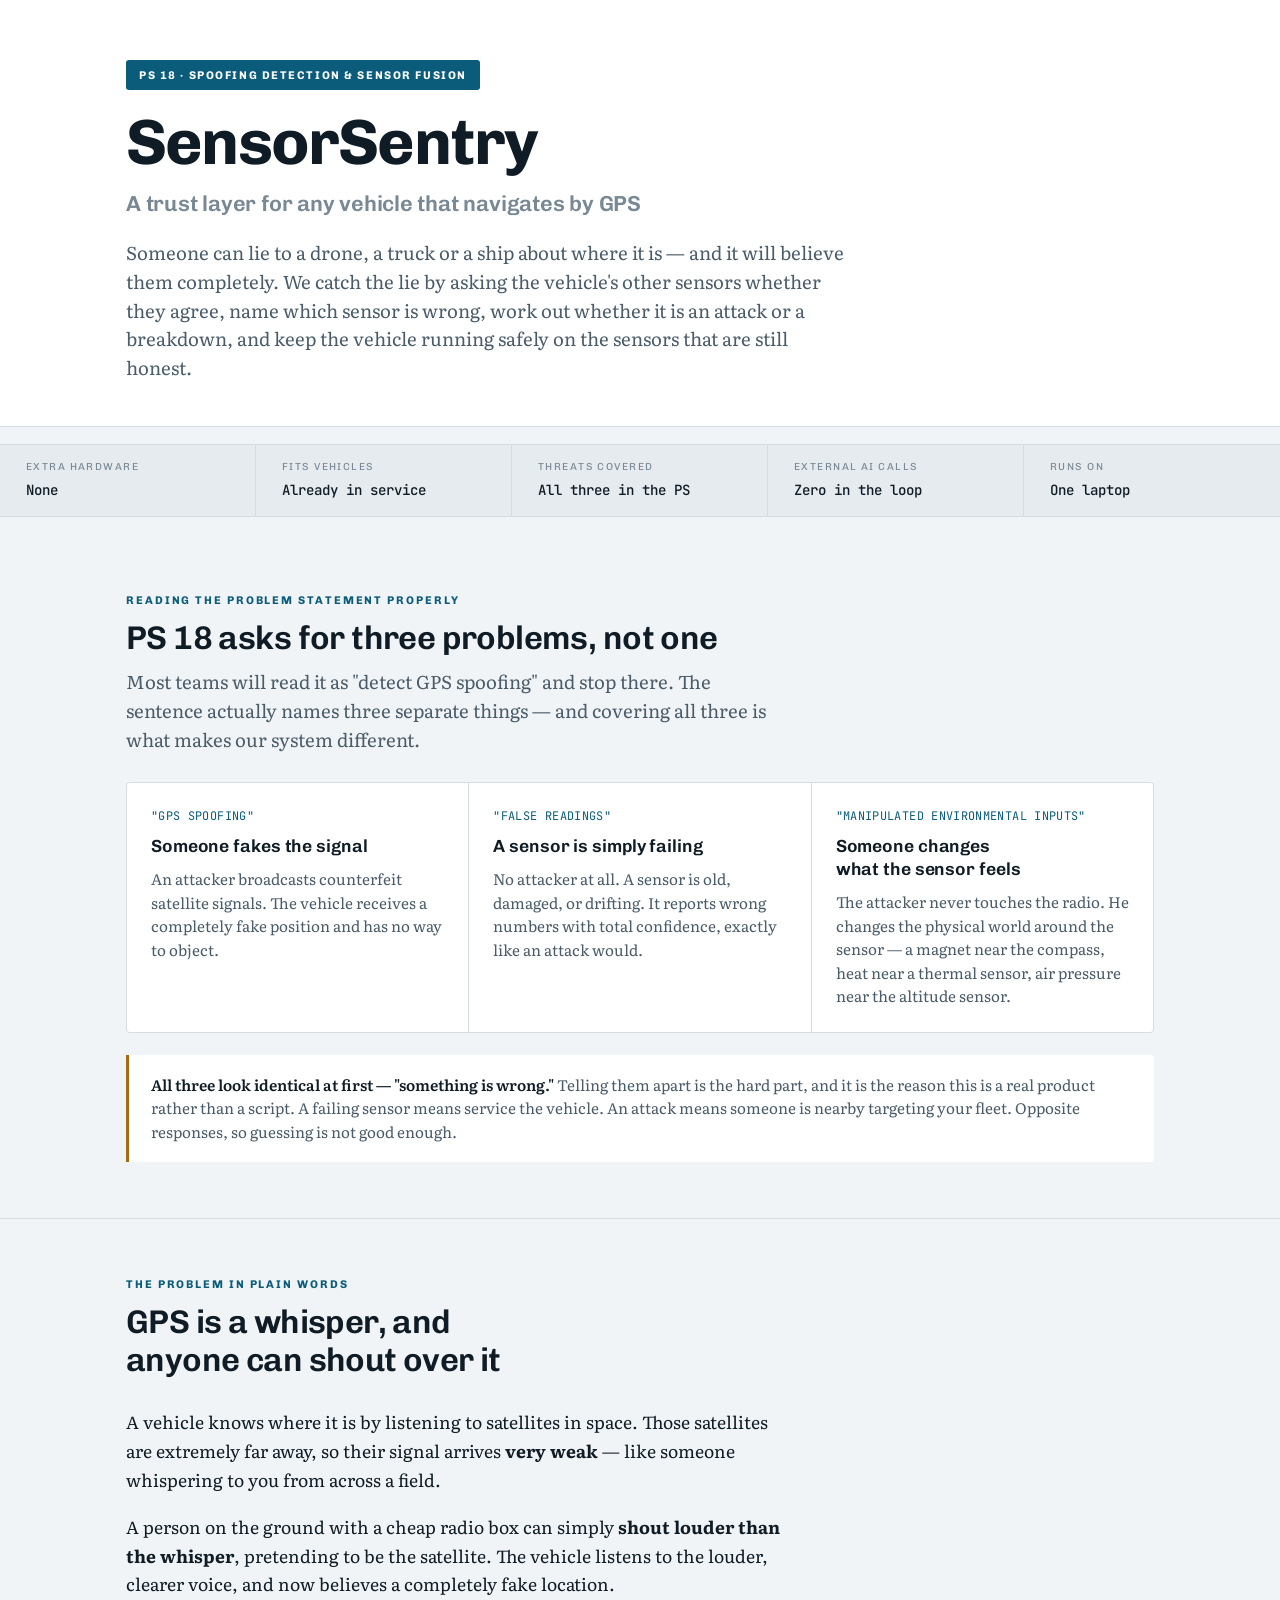
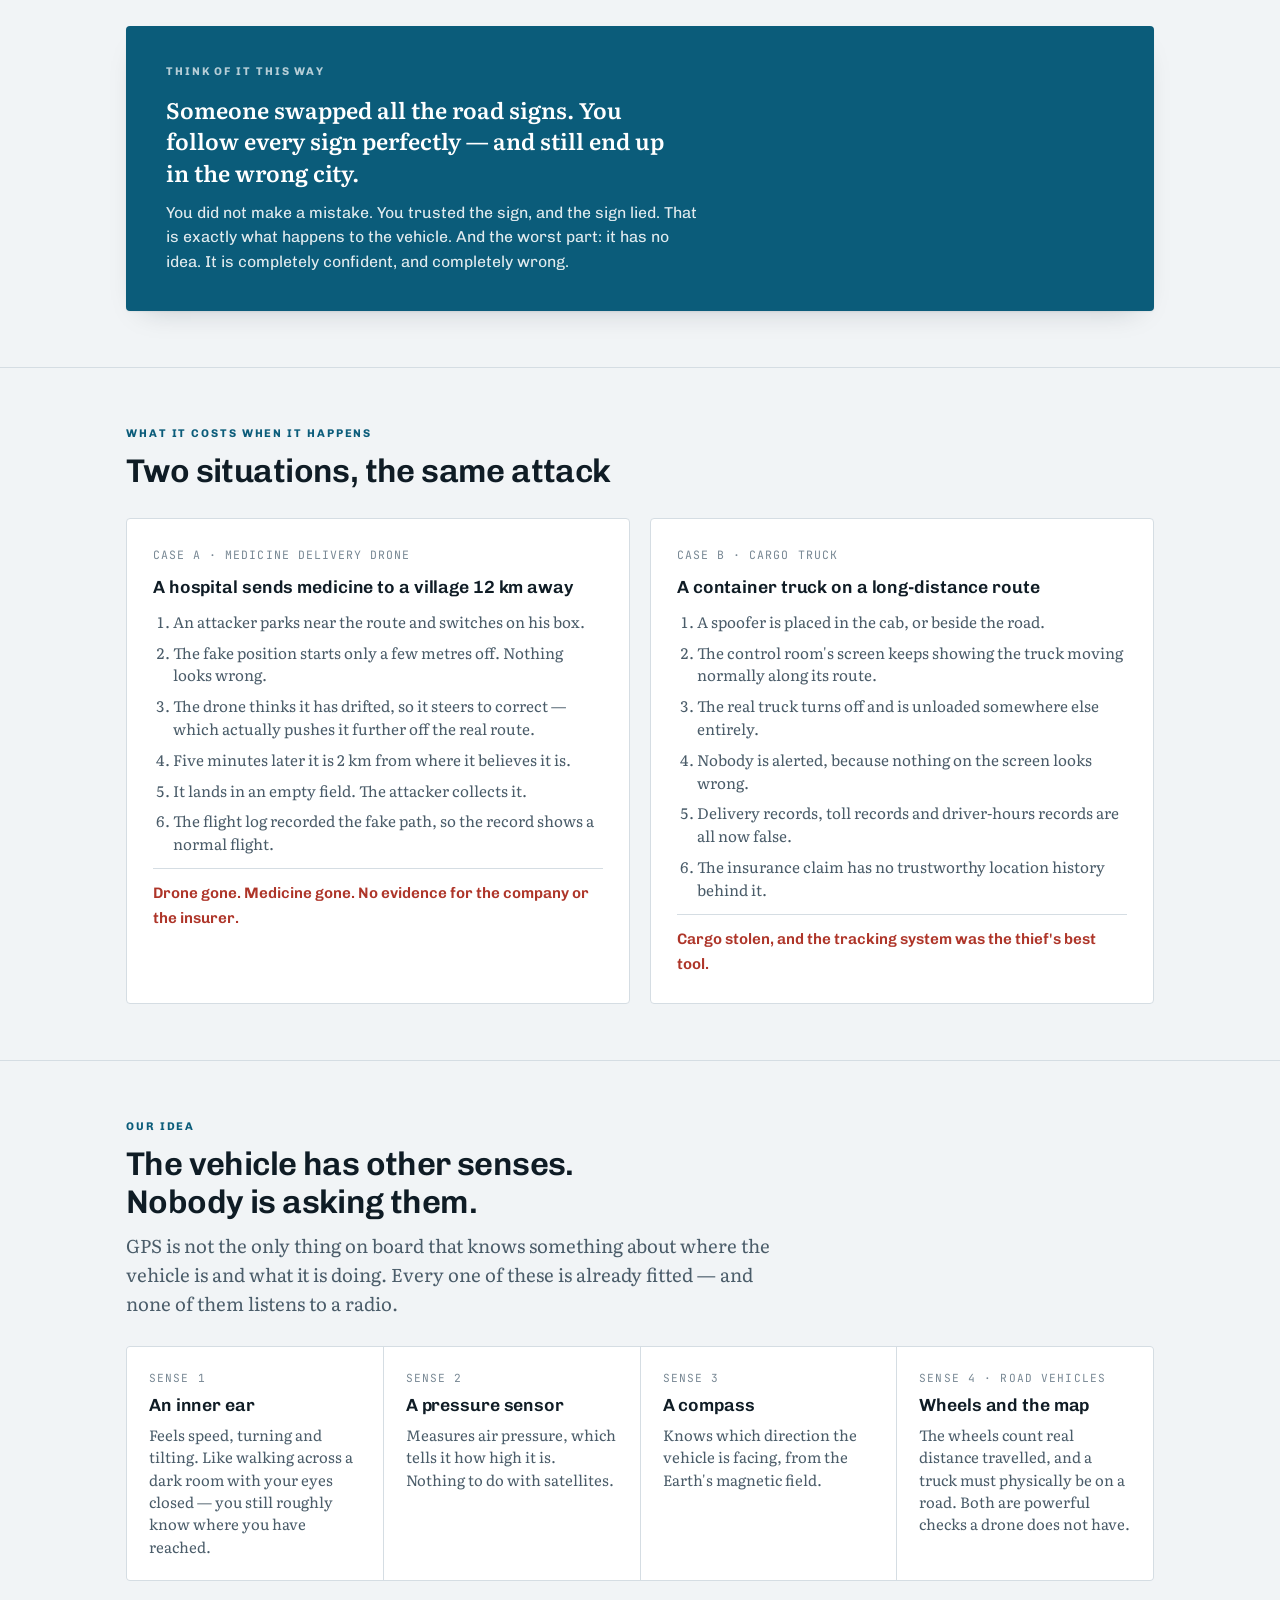
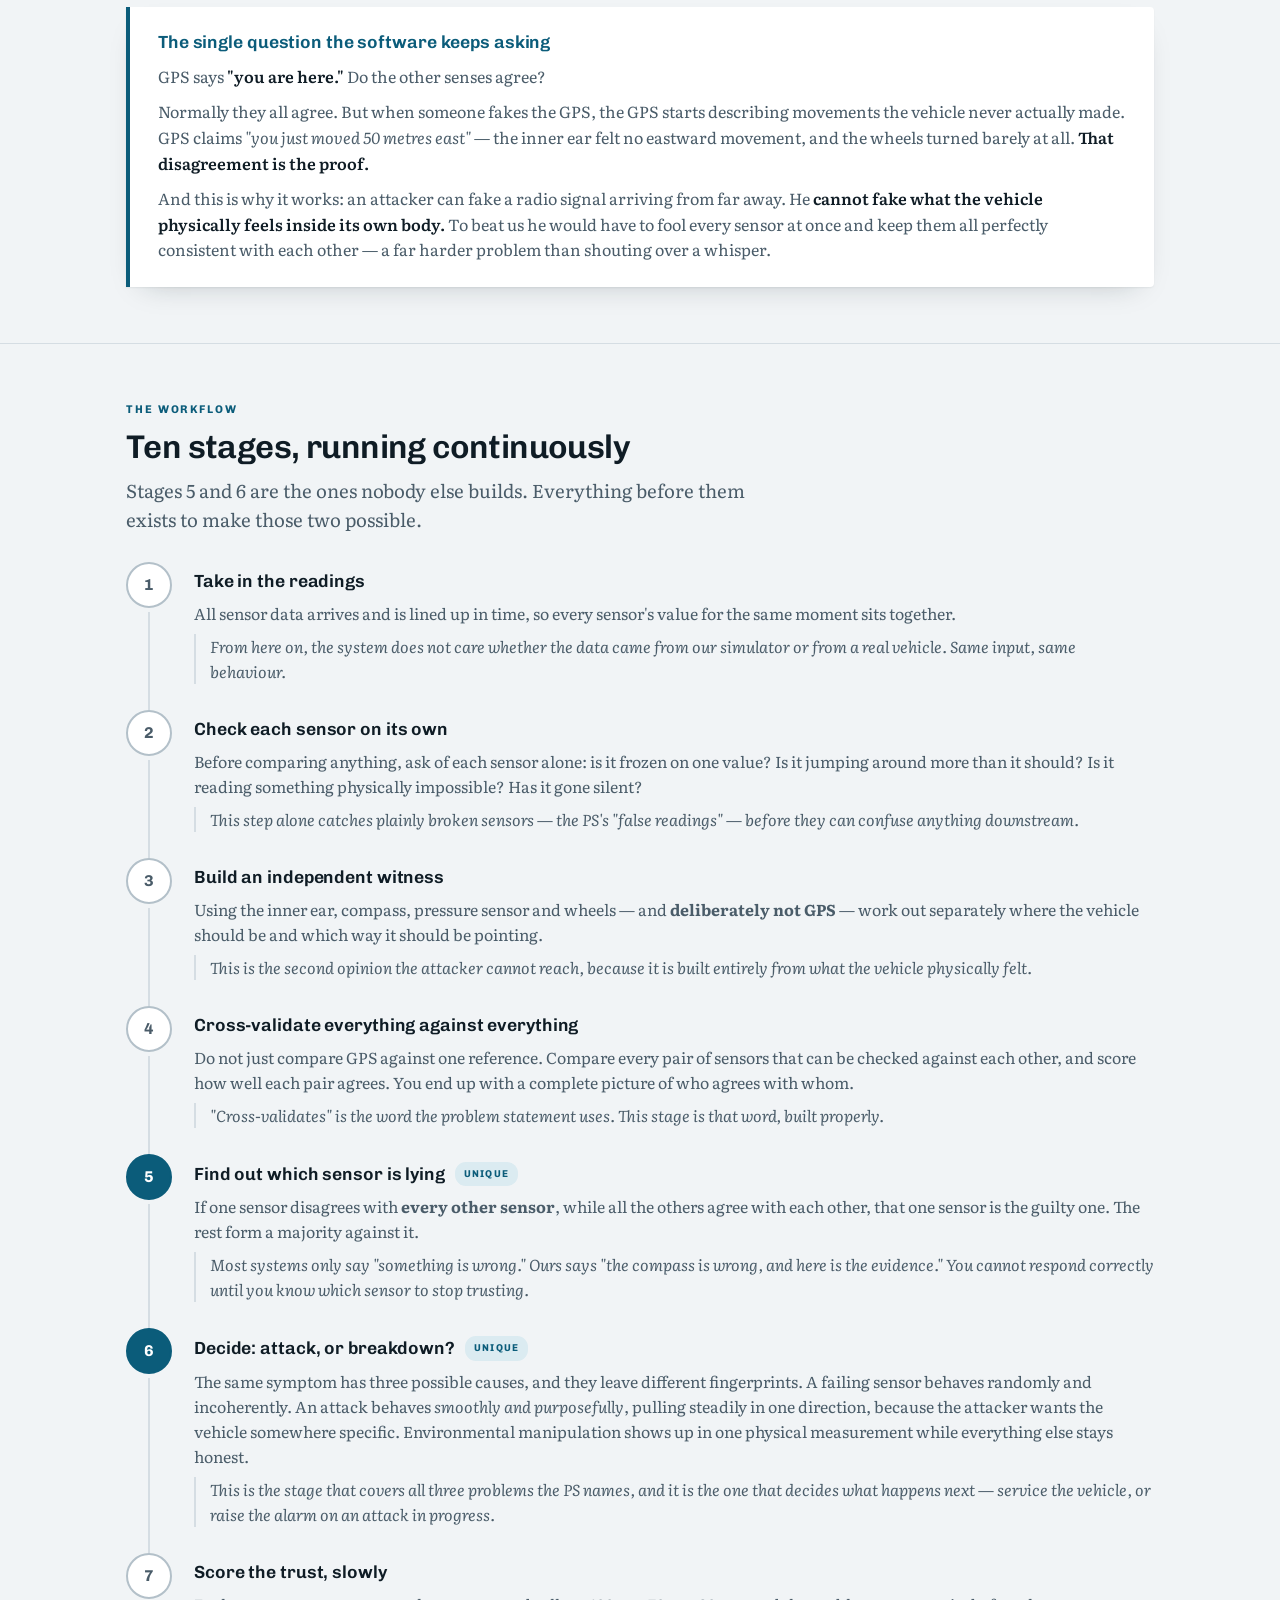
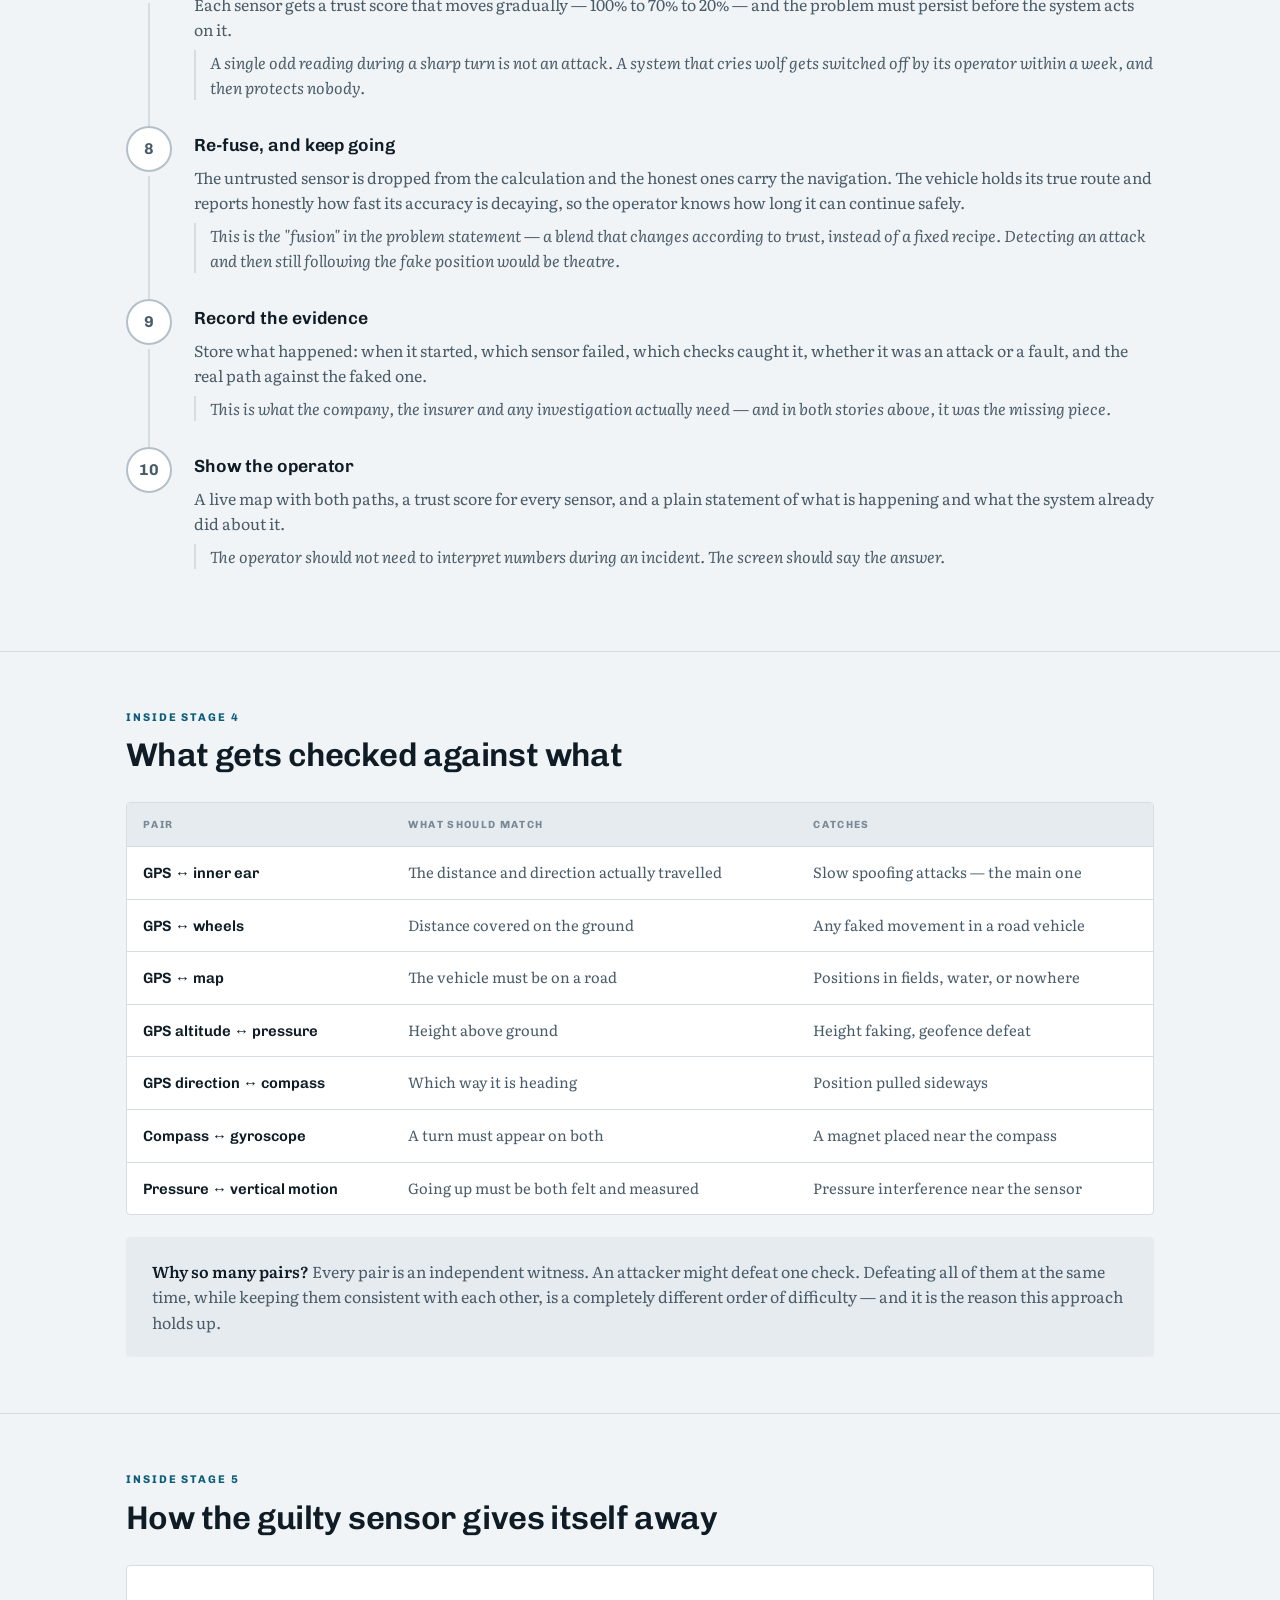
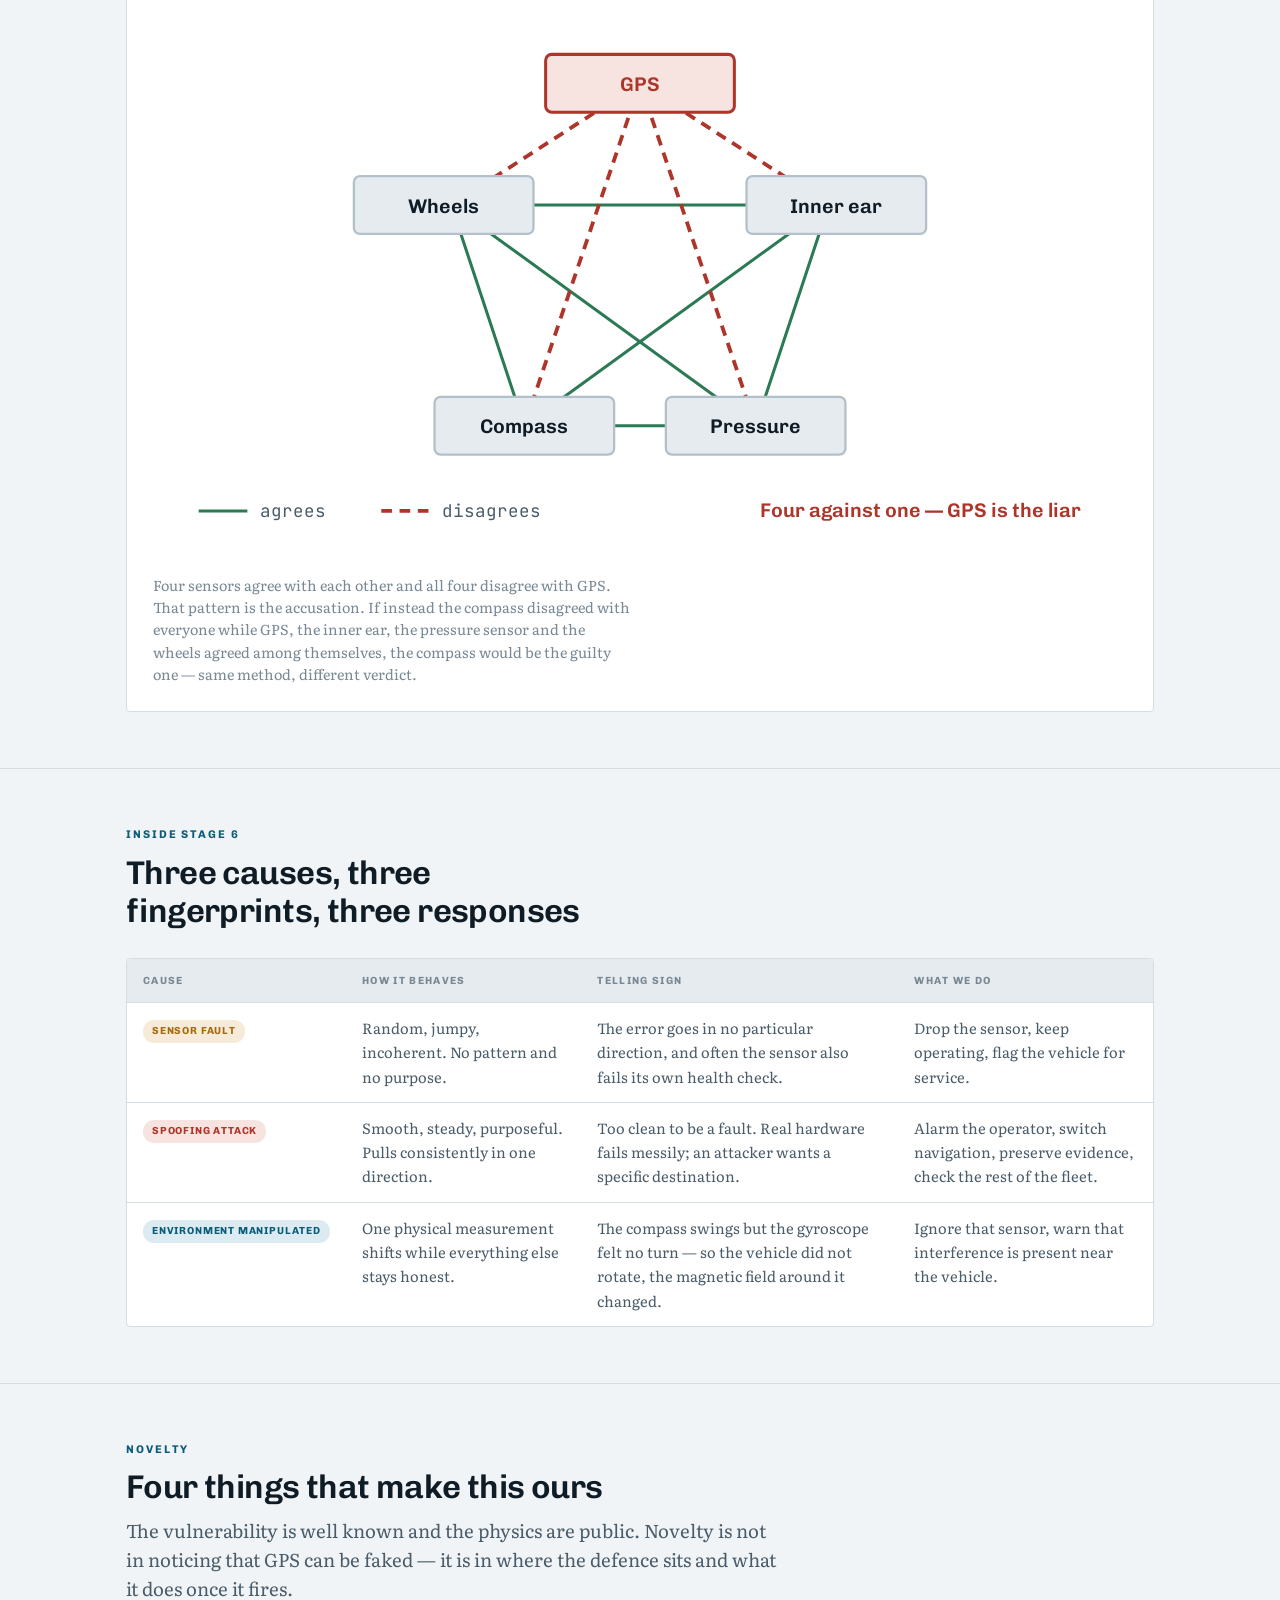
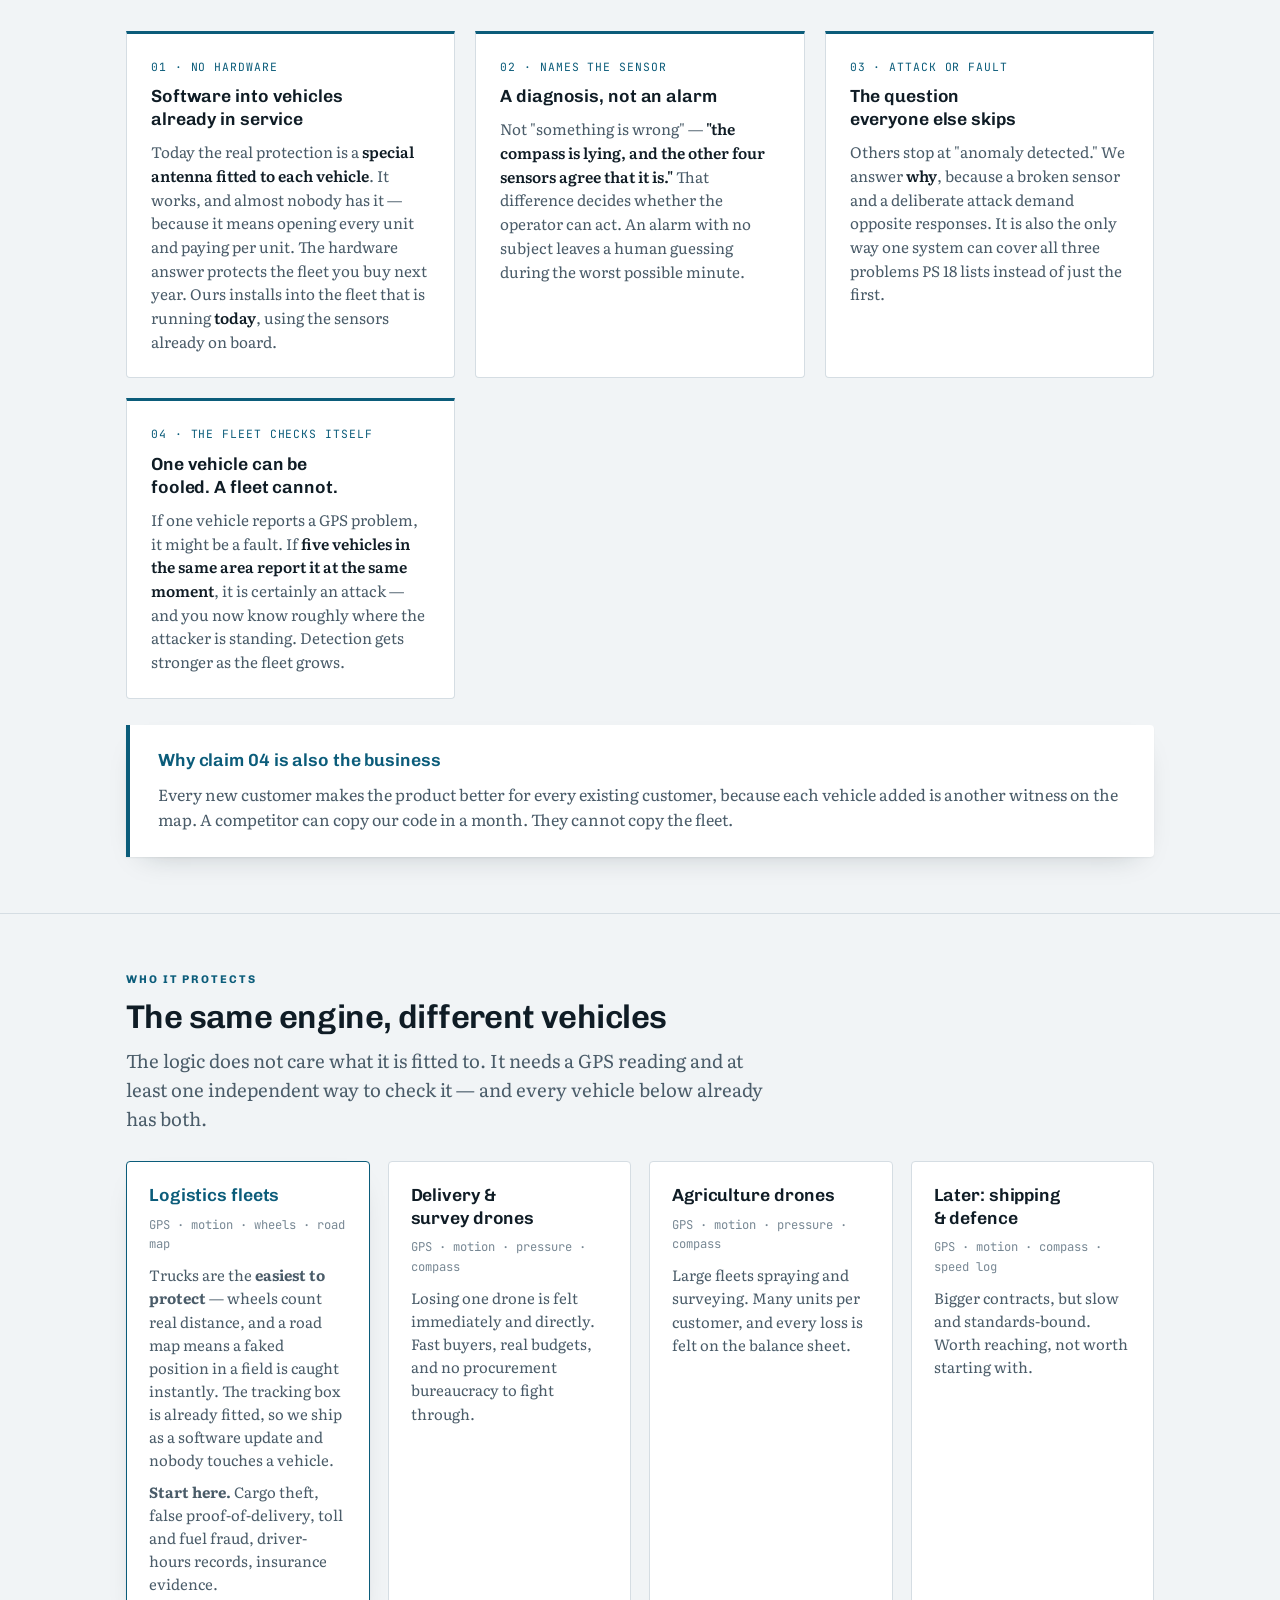
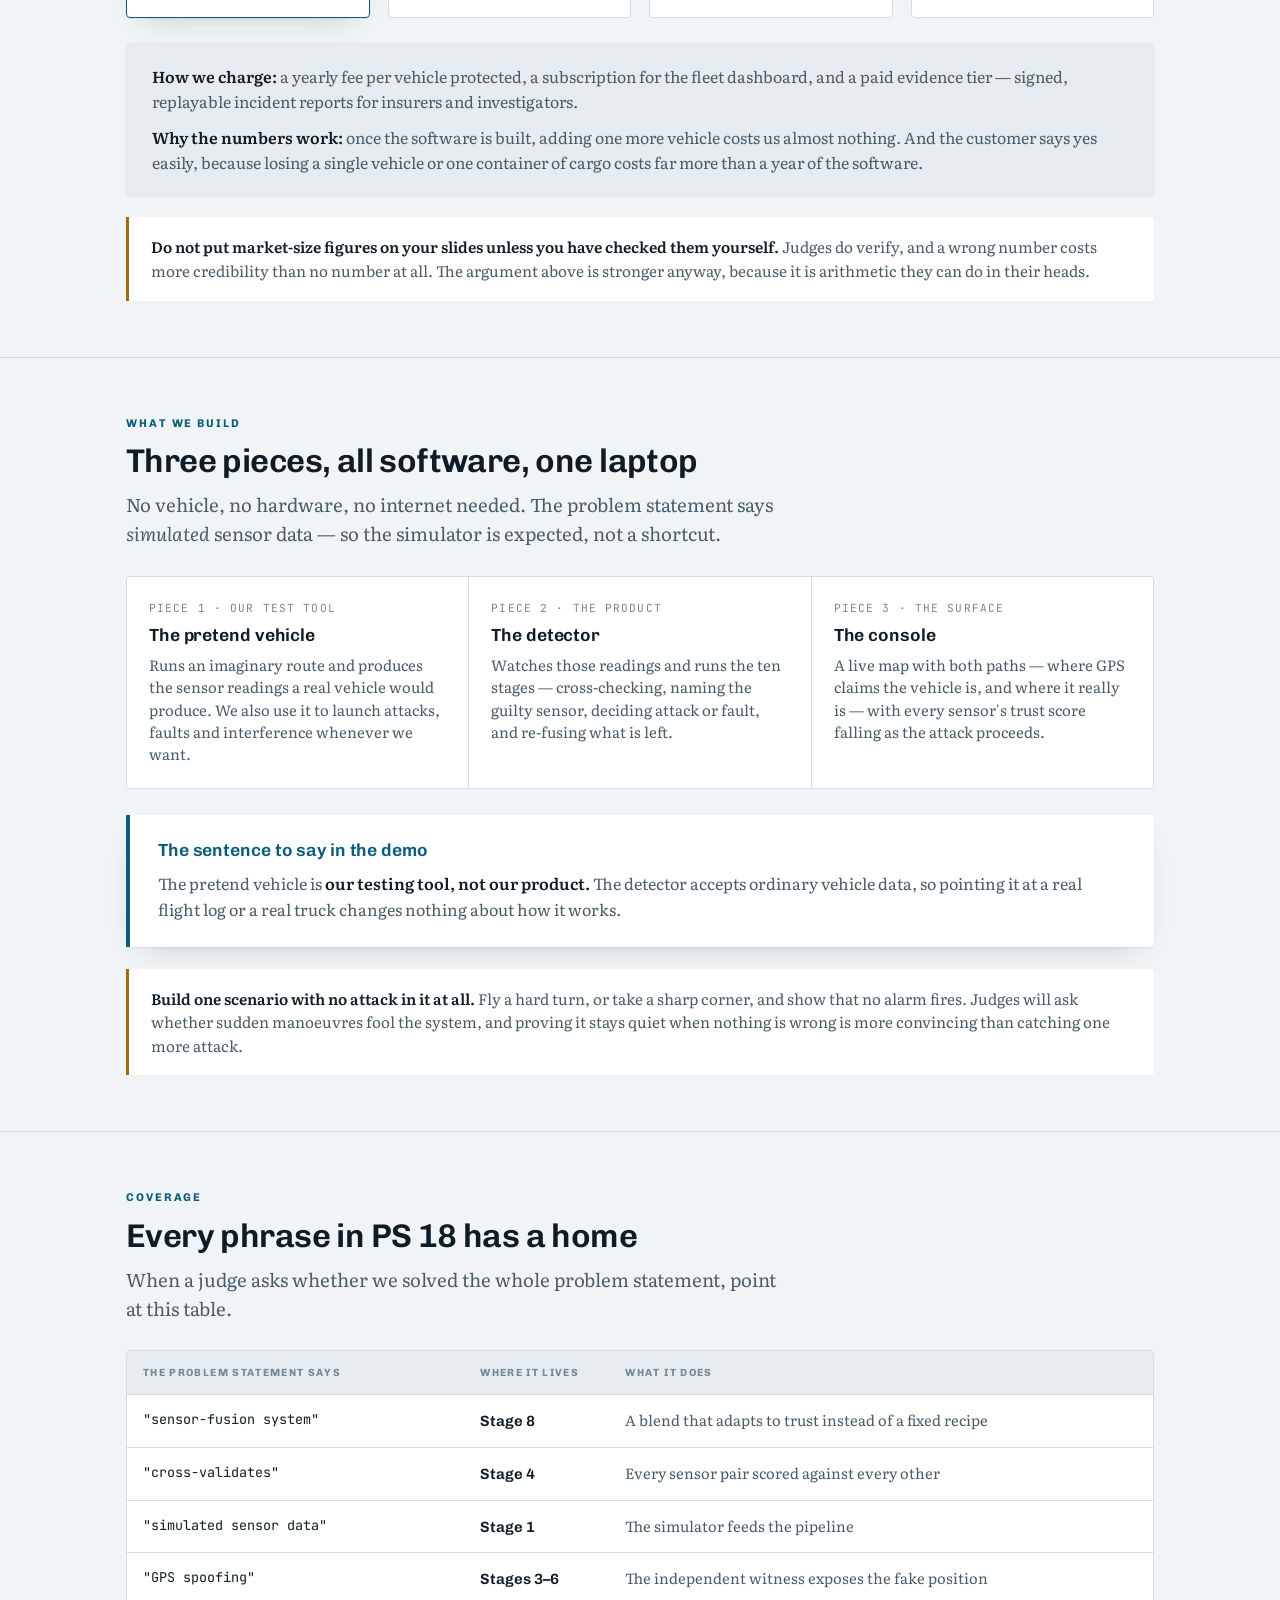
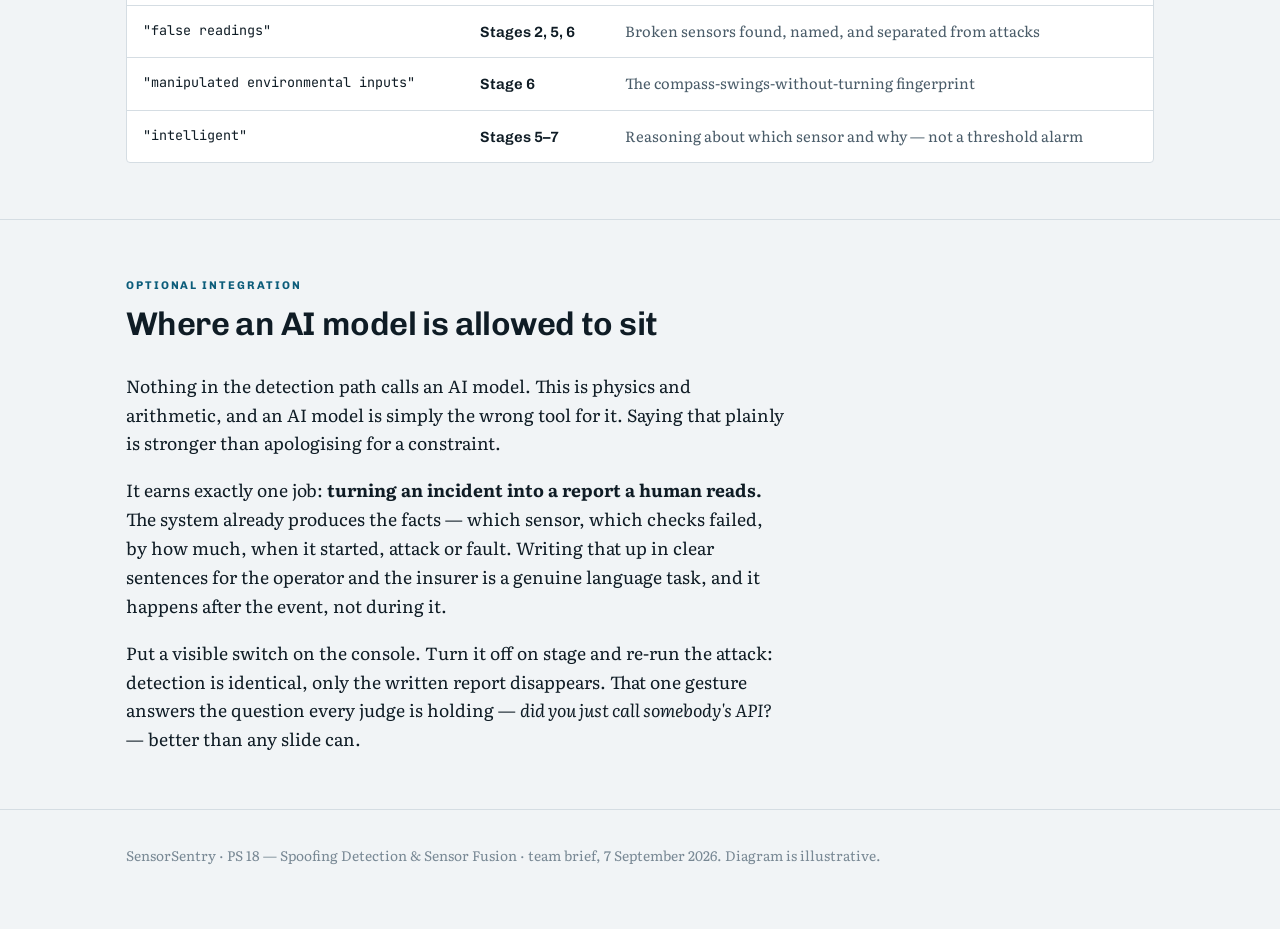
<file: docs/sensorsentry.html>
<!doctype html>
<html lang="en">
<head>
<meta charset="utf-8">
<meta name="viewport" content="width=device-width, initial-scale=1">
<title>SensorSentry</title>
<link rel="preconnect" href="https://fonts.googleapis.com">
<link rel="preconnect" href="https://fonts.gstatic.com" crossorigin>
<link rel="stylesheet" href="https://fonts.googleapis.com/css2?family=Chivo:wght@500;600;700&family=JetBrains+Mono:wght@400;500;600&family=Literata:opsz,wght@7..72,400;7..72,600&display=swap">
<style>
:root{
  --ground:#F1F4F6;
  --surface:#FFFFFF;
  --surface-2:#E6EBEF;
  --ink:#0F1C25;
  --ink-2:#4A5C69;
  --ink-3:#788894;
  --rule:#D5DDE3;
  --rule-strong:#B3C0C9;
  --accent:#0B5C7A;
  --accent-soft:#DBEBF1;
  --ok:#2C7A55;
  --ok-soft:#DEEEE6;
  --warn:#A66A0E;
  --warn-soft:#F6EBD8;
  --bad:#AE3529;
  --bad-soft:#F7E4E1;
  --shadow:0 1px 2px rgba(15,28,37,.06),0 12px 30px -18px rgba(15,28,37,.28);
  --maxw:1080px;
  --prose:66ch;
}
@media (prefers-color-scheme: dark){
  :root:not([data-theme="light"]){
    --ground:#0A1219;
    --surface:#101C24;
    --surface-2:#17242D;
    --ink:#E7EEF3;
    --ink-2:#A2B4C0;
    --ink-3:#758794;
    --rule:#213039;
    --rule-strong:#33474F;
    --accent:#4FAECC;
    --accent-soft:#0F2E3A;
    --ok:#57B287;
    --ok-soft:#122C22;
    --warn:#D5A051;
    --warn-soft:#2E2416;
    --bad:#DF7264;
    --bad-soft:#31201D;
    --shadow:0 1px 2px rgba(0,0,0,.45),0 14px 34px -18px rgba(0,0,0,.8);
  }
}
:root[data-theme="dark"]{
  --ground:#0A1219;
  --surface:#101C24;
  --surface-2:#17242D;
  --ink:#E7EEF3;
  --ink-2:#A2B4C0;
  --ink-3:#758794;
  --rule:#213039;
  --rule-strong:#33474F;
  --accent:#4FAECC;
  --accent-soft:#0F2E3A;
  --ok:#57B287;
  --ok-soft:#122C22;
  --warn:#D5A051;
  --warn-soft:#2E2416;
  --bad:#DF7264;
  --bad-soft:#31201D;
  --shadow:0 1px 2px rgba(0,0,0,.45),0 14px 34px -18px rgba(0,0,0,.8);
}

*{box-sizing:border-box}
html{-webkit-text-size-adjust:100%}
body{
  margin:0;
  background:var(--ground);
  color:var(--ink);
  font-family:Literata,Georgia,"Times New Roman",serif;
  font-size:17.5px;
  line-height:1.65;
}
.wrap{max-width:var(--maxw);margin:0 auto;padding:0 26px}
.prose{max-width:var(--prose)}

h1,h2,h3,h4,.ui{font-family:Chivo,"Helvetica Neue",Arial,sans-serif;margin:0;text-wrap:balance}
.mono{font-family:"JetBrains Mono",ui-monospace,Consolas,monospace}
h1{font-size:clamp(2.5rem,6vw,4rem);font-weight:700;line-height:1.02;letter-spacing:-.028em}
h2{font-size:clamp(1.55rem,3.3vw,2.05rem);font-weight:600;line-height:1.16;letter-spacing:-.018em}
h3{font-size:1.1rem;font-weight:600;line-height:1.3;letter-spacing:-.006em}
h4{font-size:.95rem;font-weight:600;letter-spacing:-.003em}
p{margin:0}
.lead{font-size:1.16rem;color:var(--ink-2);line-height:1.55}
.eyebrow{
  font-family:Chivo,sans-serif;font-size:.7rem;font-weight:700;
  letter-spacing:.17em;text-transform:uppercase;color:var(--accent);
}

/* ---------- masthead ---------- */
header{background:var(--surface);border-bottom:1px solid var(--rule);padding:60px 0 44px}
.mast{display:flex;flex-direction:column;gap:20px}
.badge{
  align-self:flex-start;font-family:Chivo,sans-serif;font-size:.7rem;font-weight:700;
  letter-spacing:.14em;text-transform:uppercase;background:var(--accent);color:var(--surface);
  padding:6px 13px;border-radius:3px;
}
h1 .sub{display:block;font-size:.34em;font-weight:600;letter-spacing:-.01em;color:var(--ink-3);margin-top:14px;line-height:1.3}
.facts{display:grid;grid-template-columns:repeat(auto-fit,minmax(160px,1fr));border-top:1px solid var(--rule);border-bottom:1px solid var(--rule);background:var(--surface-2)}
.facts > div{padding:14px 26px;border-right:1px solid var(--rule)}
.facts > div:last-child{border-right:0}
.facts dt{font-family:Chivo,sans-serif;font-size:.64rem;letter-spacing:.14em;text-transform:uppercase;color:var(--ink-3);margin:0 0 3px}
.facts dd{margin:0;font-family:"JetBrains Mono",monospace;font-size:.88rem;font-weight:500;color:var(--ink)}

/* ---------- sections ---------- */
section{padding:56px 0;border-bottom:1px solid var(--rule)}
section:last-of-type{border-bottom:0}
.sec-head{display:flex;flex-direction:column;gap:10px;margin-bottom:28px}
.stack{display:flex;flex-direction:column;gap:18px}

/* three problems */
.triple{display:grid;gap:1px;grid-template-columns:repeat(auto-fit,minmax(255px,1fr));background:var(--rule);border:1px solid var(--rule);border-radius:4px;overflow:hidden}
.triple > article{background:var(--surface);padding:24px;display:flex;flex-direction:column;gap:9px}
.triple .quote{font-family:"JetBrains Mono",monospace;font-size:.74rem;letter-spacing:.03em;color:var(--accent);text-transform:uppercase}
.triple p{font-size:.95rem;color:var(--ink-2);line-height:1.55}

/* analogy — the one loud moment */
.analogy{background:var(--accent);color:var(--surface);padding:36px 40px;border-radius:4px;display:flex;flex-direction:column;gap:13px;box-shadow:var(--shadow)}
.analogy .eyebrow{color:var(--surface);opacity:.7}
.analogy .big{font-family:Literata,Georgia,serif;font-weight:600;font-size:1.4rem;line-height:1.4;max-width:36ch}
.analogy .after{font-family:Chivo,sans-serif;font-size:.99rem;line-height:1.55;opacity:.88;max-width:54ch}

/* stories */
.stories{display:grid;gap:20px;grid-template-columns:repeat(auto-fit,minmax(300px,1fr))}
.story{background:var(--surface);border:1px solid var(--rule);border-radius:4px;padding:26px;display:flex;flex-direction:column;gap:12px}
.story .who{font-family:"JetBrains Mono",monospace;font-size:.72rem;letter-spacing:.09em;text-transform:uppercase;color:var(--ink-3)}
.story ol{margin:0;padding-left:20px;display:flex;flex-direction:column;gap:8px}
.story li{font-size:.95rem;color:var(--ink-2);line-height:1.5}
.story .end{font-family:Chivo,sans-serif;font-weight:600;font-size:.95rem;color:var(--bad);padding-top:12px;border-top:1px solid var(--rule)}

/* senses */
.senses{display:grid;gap:1px;grid-template-columns:repeat(auto-fit,minmax(210px,1fr));background:var(--rule);border:1px solid var(--rule);border-radius:4px;overflow:hidden}
.senses > div{background:var(--surface);padding:22px;display:flex;flex-direction:column;gap:7px}
.senses .label{font-family:"JetBrains Mono",monospace;font-size:.7rem;letter-spacing:.1em;text-transform:uppercase;color:var(--ink-3)}
.senses p{font-size:.93rem;color:var(--ink-2);line-height:1.5}

/* key callout */
.key{border-left:4px solid var(--accent);background:var(--surface);padding:24px 28px;display:flex;flex-direction:column;gap:10px;border-radius:0 4px 4px 0;box-shadow:var(--shadow)}
.key h3{color:var(--accent)}
.key p{color:var(--ink-2);font-size:1rem;line-height:1.6}
.key b{color:var(--ink);font-weight:600}

/* ---------- the workflow spine ---------- */
.flow{display:flex;flex-direction:column;margin-top:6px}
.stage{display:grid;grid-template-columns:46px minmax(0,1fr);gap:22px;position:relative;padding-bottom:26px}
.stage::before{content:"";position:absolute;left:22px;top:50px;bottom:0;width:2px;background:var(--rule)}
.stage:last-child::before{display:none}
.stage .num{
  width:46px;height:46px;border-radius:50%;background:var(--surface);
  border:2px solid var(--rule-strong);color:var(--ink-2);
  display:flex;align-items:center;justify-content:center;
  font-family:Chivo,sans-serif;font-weight:700;font-size:.98rem;
  font-variant-numeric:tabular-nums;
}
.stage.star .num{background:var(--accent);border-color:var(--accent);color:var(--surface)}
.stage .body{display:flex;flex-direction:column;gap:8px;padding-top:8px}
.stage .body p{font-size:.99rem;color:var(--ink-2);line-height:1.58}
.stage .titleline{display:flex;flex-wrap:wrap;align-items:center;gap:10px}
.newbadge{
  font-family:Chivo,sans-serif;font-size:.62rem;font-weight:700;letter-spacing:.12em;
  text-transform:uppercase;background:var(--accent-soft);color:var(--accent);
  padding:4px 9px;border-radius:11px;
}
.stage .why{
  font-size:.92rem;color:var(--ink-3);font-style:italic;line-height:1.5;
  border-left:2px solid var(--rule);padding-left:14px;
}

/* tables */
.tablewrap{overflow-x:auto;border:1px solid var(--rule);border-radius:4px;background:var(--surface)}
table{border-collapse:collapse;width:100%;min-width:600px;font-size:.92rem}
th,td{text-align:left;padding:13px 16px;border-bottom:1px solid var(--rule);vertical-align:top}
th{font-family:Chivo,sans-serif;font-size:.65rem;letter-spacing:.13em;text-transform:uppercase;color:var(--ink-3);font-weight:700;background:var(--surface-2);white-space:nowrap}
tr:last-child td{border-bottom:0}
td{color:var(--ink-2)}
td strong{color:var(--ink);font-weight:600;font-family:Chivo,sans-serif;font-size:.93rem}
td.mono{font-family:"JetBrains Mono",monospace;font-size:.84rem;color:var(--ink)}
.chip{display:inline-block;font-family:Chivo,sans-serif;font-size:.64rem;font-weight:700;letter-spacing:.08em;text-transform:uppercase;padding:3px 9px;border-radius:11px;white-space:nowrap}
.chip.fault{background:var(--warn-soft);color:var(--warn)}
.chip.attack{background:var(--bad-soft);color:var(--bad)}
.chip.env{background:var(--accent-soft);color:var(--accent)}

/* diagram */
figure{margin:0;background:var(--surface);border:1px solid var(--rule);border-radius:4px;padding:26px}
figure svg{display:block;width:100%;height:auto}
figcaption{margin-top:16px;font-size:.9rem;color:var(--ink-3);line-height:1.55;max-width:60ch}

/* novelty */
.claims{display:grid;gap:20px;grid-template-columns:repeat(auto-fit,minmax(270px,1fr))}
.claim{background:var(--surface);border:1px solid var(--rule);border-top:3px solid var(--accent);border-radius:0 0 4px 4px;padding:24px;display:flex;flex-direction:column;gap:9px}
.claim .k{font-family:"JetBrains Mono",monospace;font-size:.71rem;letter-spacing:.08em;text-transform:uppercase;color:var(--accent)}
.claim p{font-size:.95rem;color:var(--ink-2);line-height:1.56}
.claim b{color:var(--ink);font-weight:600}

/* markets */
.markets{display:grid;gap:18px;grid-template-columns:repeat(auto-fit,minmax(240px,1fr))}
.market{background:var(--surface);border:1px solid var(--rule);border-radius:4px;padding:22px;display:flex;flex-direction:column;gap:9px}
.market .sensors{font-family:"JetBrains Mono",monospace;font-size:.76rem;color:var(--ink-3);line-height:1.6}
.market p{font-size:.93rem;color:var(--ink-2);line-height:1.55}
.market.first{border-color:var(--accent);box-shadow:var(--shadow)}
.market.first h3{color:var(--accent)}

/* plain boxes */
.plainbox{background:var(--surface-2);border-radius:4px;padding:22px 26px;display:flex;flex-direction:column;gap:10px}
.plainbox p{color:var(--ink-2);font-size:.99rem;line-height:1.6}
.plainbox b{color:var(--ink);font-weight:600}
.note{background:var(--surface);border-left:3px solid var(--warn);padding:18px 22px;border-radius:0 4px 4px 0}
.note p{color:var(--ink-2);font-size:.95rem;line-height:1.55}
.note b{color:var(--ink);font-weight:600}

:focus-visible{outline:2px solid var(--accent);outline-offset:3px}
footer{padding:34px 0 62px;color:var(--ink-3);font-size:.86rem;border-top:1px solid var(--rule)}
@media (prefers-reduced-motion:reduce){*{animation:none!important;transition:none!important}}
@media (max-width:640px){
  body{font-size:16.5px}
  .analogy{padding:26px 24px}
  .stage{grid-template-columns:38px minmax(0,1fr);gap:16px}
  .stage .num{width:38px;height:38px;font-size:.88rem}
  .stage::before{left:18px;top:42px}
}
</style>
</head>
<body>

<header>
  <div class="wrap mast">
    <span class="badge">PS 18 · Spoofing Detection &amp; Sensor Fusion</span>
    <h1>SensorSentry
      <span class="sub">A trust layer for any vehicle that navigates by GPS</span>
    </h1>
    <p class="lead prose">Someone can lie to a drone, a truck or a ship about where it is — and it will believe them completely. We catch the lie by asking the vehicle's other sensors whether they agree, name which sensor is wrong, work out whether it is an attack or a breakdown, and keep the vehicle running safely on the sensors that are still honest.</p>
  </div>
</header>

<dl class="facts">
  <div><dt>Extra hardware</dt><dd>None</dd></div>
  <div><dt>Fits vehicles</dt><dd>Already in service</dd></div>
  <div><dt>Threats covered</dt><dd>All three in the PS</dd></div>
  <div><dt>External AI calls</dt><dd>Zero in the loop</dd></div>
  <div><dt>Runs on</dt><dd>One laptop</dd></div>
</dl>

<main>

<!-- ============ WHAT THE PS ASKS ============ -->
<section>
  <div class="wrap">
    <div class="sec-head prose">
      <span class="eyebrow">Reading the problem statement properly</span>
      <h2>PS 18 asks for three problems, not one</h2>
      <p class="lead">Most teams will read it as "detect GPS spoofing" and stop there. The sentence actually names three separate things — and covering all three is what makes our system different.</p>
    </div>
    <div class="triple">
      <article>
        <span class="quote">"GPS spoofing"</span>
        <h3>Someone fakes the signal</h3>
        <p>An attacker broadcasts counterfeit satellite signals. The vehicle receives a completely fake position and has no way to object.</p>
      </article>
      <article>
        <span class="quote">"False readings"</span>
        <h3>A sensor is simply failing</h3>
        <p>No attacker at all. A sensor is old, damaged, or drifting. It reports wrong numbers with total confidence, exactly like an attack would.</p>
      </article>
      <article>
        <span class="quote">"Manipulated environmental inputs"</span>
        <h3>Someone changes what the sensor feels</h3>
        <p>The attacker never touches the radio. He changes the physical world around the sensor — a magnet near the compass, heat near a thermal sensor, air pressure near the altitude sensor.</p>
      </article>
    </div>
    <div class="note" style="margin-top:22px">
      <p><b>All three look identical at first — "something is wrong."</b> Telling them apart is the hard part, and it is the reason this is a real product rather than a script. A failing sensor means service the vehicle. An attack means someone is nearby targeting your fleet. Opposite responses, so guessing is not good enough.</p>
    </div>
  </div>
</section>

<!-- ============ THE PROBLEM ============ -->
<section>
  <div class="wrap">
    <div class="sec-head prose">
      <span class="eyebrow">The problem in plain words</span>
      <h2>GPS is a whisper, and anyone can shout over it</h2>
    </div>
    <div class="stack prose" style="margin-bottom:28px">
      <p>A vehicle knows where it is by listening to satellites in space. Those satellites are extremely far away, so their signal arrives <b>very weak</b> — like someone whispering to you from across a field.</p>
      <p>A person on the ground with a cheap radio box can simply <b>shout louder than the whisper</b>, pretending to be the satellite. The vehicle listens to the louder, clearer voice, and now believes a completely fake location.</p>
    </div>
    <div class="analogy">
      <span class="eyebrow">Think of it this way</span>
      <p class="big">Someone swapped all the road signs. You follow every sign perfectly — and still end up in the wrong city.</p>
      <p class="after">You did not make a mistake. You trusted the sign, and the sign lied. That is exactly what happens to the vehicle. And the worst part: it has no idea. It is completely confident, and completely wrong.</p>
    </div>
  </div>
</section>

<!-- ============ STORIES ============ -->
<section>
  <div class="wrap">
    <div class="sec-head prose">
      <span class="eyebrow">What it costs when it happens</span>
      <h2>Two situations, the same attack</h2>
    </div>
    <div class="stories">
      <div class="story">
        <span class="who">Case A · Medicine delivery drone</span>
        <h3>A hospital sends medicine to a village 12 km away</h3>
        <ol>
          <li>An attacker parks near the route and switches on his box.</li>
          <li>The fake position starts only a few metres off. Nothing looks wrong.</li>
          <li>The drone thinks it has drifted, so it steers to correct — which actually pushes it further off the real route.</li>
          <li>Five minutes later it is 2 km from where it believes it is.</li>
          <li>It lands in an empty field. The attacker collects it.</li>
          <li>The flight log recorded the fake path, so the record shows a normal flight.</li>
        </ol>
        <p class="end">Drone gone. Medicine gone. No evidence for the company or the insurer.</p>
      </div>
      <div class="story">
        <span class="who">Case B · Cargo truck</span>
        <h3>A container truck on a long-distance route</h3>
        <ol>
          <li>A spoofer is placed in the cab, or beside the road.</li>
          <li>The control room's screen keeps showing the truck moving normally along its route.</li>
          <li>The real truck turns off and is unloaded somewhere else entirely.</li>
          <li>Nobody is alerted, because nothing on the screen looks wrong.</li>
          <li>Delivery records, toll records and driver-hours records are all now false.</li>
          <li>The insurance claim has no trustworthy location history behind it.</li>
        </ol>
        <p class="end">Cargo stolen, and the tracking system was the thief's best tool.</p>
      </div>
    </div>
  </div>
</section>

<!-- ============ THE IDEA ============ -->
<section>
  <div class="wrap">
    <div class="sec-head prose">
      <span class="eyebrow">Our idea</span>
      <h2>The vehicle has other senses. Nobody is asking them.</h2>
      <p class="lead">GPS is not the only thing on board that knows something about where the vehicle is and what it is doing. Every one of these is already fitted — and none of them listens to a radio.</p>
    </div>
    <div class="senses">
      <div>
        <span class="label">Sense 1</span>
        <h3>An inner ear</h3>
        <p>Feels speed, turning and tilting. Like walking across a dark room with your eyes closed — you still roughly know where you have reached.</p>
      </div>
      <div>
        <span class="label">Sense 2</span>
        <h3>A pressure sensor</h3>
        <p>Measures air pressure, which tells it how high it is. Nothing to do with satellites.</p>
      </div>
      <div>
        <span class="label">Sense 3</span>
        <h3>A compass</h3>
        <p>Knows which direction the vehicle is facing, from the Earth's magnetic field.</p>
      </div>
      <div>
        <span class="label">Sense 4 · road vehicles</span>
        <h3>Wheels and the map</h3>
        <p>The wheels count real distance travelled, and a truck must physically be on a road. Both are powerful checks a drone does not have.</p>
      </div>
    </div>
    <div class="key" style="margin-top:26px">
      <h3>The single question the software keeps asking</h3>
      <p>GPS says <b>"you are here."</b> Do the other senses agree?</p>
      <p>Normally they all agree. But when someone fakes the GPS, the GPS starts describing movements the vehicle never actually made. GPS claims <em>"you just moved 50 metres east"</em> — the inner ear felt no eastward movement, and the wheels turned barely at all. <b>That disagreement is the proof.</b></p>
      <p>And this is why it works: an attacker can fake a radio signal arriving from far away. He <b>cannot fake what the vehicle physically feels inside its own body.</b> To beat us he would have to fool every sensor at once and keep them all perfectly consistent with each other — a far harder problem than shouting over a whisper.</p>
    </div>
  </div>
</section>

<!-- ============ WORKFLOW ============ -->
<section>
  <div class="wrap">
    <div class="sec-head prose">
      <span class="eyebrow">The workflow</span>
      <h2>Ten stages, running continuously</h2>
      <p class="lead">Stages 5 and 6 are the ones nobody else builds. Everything before them exists to make those two possible.</p>
    </div>
    <div class="flow">

      <div class="stage">
        <span class="num">1</span>
        <div class="body">
          <div class="titleline"><h3>Take in the readings</h3></div>
          <p>All sensor data arrives and is lined up in time, so every sensor's value for the same moment sits together.</p>
          <p class="why">From here on, the system does not care whether the data came from our simulator or from a real vehicle. Same input, same behaviour.</p>
        </div>
      </div>

      <div class="stage">
        <span class="num">2</span>
        <div class="body">
          <div class="titleline"><h3>Check each sensor on its own</h3></div>
          <p>Before comparing anything, ask of each sensor alone: is it frozen on one value? Is it jumping around more than it should? Is it reading something physically impossible? Has it gone silent?</p>
          <p class="why">This step alone catches plainly broken sensors — the PS's "false readings" — before they can confuse anything downstream.</p>
        </div>
      </div>

      <div class="stage">
        <span class="num">3</span>
        <div class="body">
          <div class="titleline"><h3>Build an independent witness</h3></div>
          <p>Using the inner ear, compass, pressure sensor and wheels — and <b>deliberately not GPS</b> — work out separately where the vehicle should be and which way it should be pointing.</p>
          <p class="why">This is the second opinion the attacker cannot reach, because it is built entirely from what the vehicle physically felt.</p>
        </div>
      </div>

      <div class="stage">
        <span class="num">4</span>
        <div class="body">
          <div class="titleline"><h3>Cross-validate everything against everything</h3></div>
          <p>Do not just compare GPS against one reference. Compare every pair of sensors that can be checked against each other, and score how well each pair agrees. You end up with a complete picture of who agrees with whom.</p>
          <p class="why">"Cross-validates" is the word the problem statement uses. This stage is that word, built properly.</p>
        </div>
      </div>

      <div class="stage star">
        <span class="num">5</span>
        <div class="body">
          <div class="titleline"><h3>Find out which sensor is lying</h3><span class="newbadge">Unique</span></div>
          <p>If one sensor disagrees with <b>every other sensor</b>, while all the others agree with each other, that one sensor is the guilty one. The rest form a majority against it.</p>
          <p class="why">Most systems only say "something is wrong." Ours says "the compass is wrong, and here is the evidence." You cannot respond correctly until you know which sensor to stop trusting.</p>
        </div>
      </div>

      <div class="stage star">
        <span class="num">6</span>
        <div class="body">
          <div class="titleline"><h3>Decide: attack, or breakdown?</h3><span class="newbadge">Unique</span></div>
          <p>The same symptom has three possible causes, and they leave different fingerprints. A failing sensor behaves randomly and incoherently. An attack behaves <em>smoothly and purposefully</em>, pulling steadily in one direction, because the attacker wants the vehicle somewhere specific. Environmental manipulation shows up in one physical measurement while everything else stays honest.</p>
          <p class="why">This is the stage that covers all three problems the PS names, and it is the one that decides what happens next — service the vehicle, or raise the alarm on an attack in progress.</p>
        </div>
      </div>

      <div class="stage">
        <span class="num">7</span>
        <div class="body">
          <div class="titleline"><h3>Score the trust, slowly</h3></div>
          <p>Each sensor gets a trust score that moves gradually — 100% to 70% to 20% — and the problem must persist before the system acts on it.</p>
          <p class="why">A single odd reading during a sharp turn is not an attack. A system that cries wolf gets switched off by its operator within a week, and then protects nobody.</p>
        </div>
      </div>

      <div class="stage">
        <span class="num">8</span>
        <div class="body">
          <div class="titleline"><h3>Re-fuse, and keep going</h3></div>
          <p>The untrusted sensor is dropped from the calculation and the honest ones carry the navigation. The vehicle holds its true route and reports honestly how fast its accuracy is decaying, so the operator knows how long it can continue safely.</p>
          <p class="why">This is the "fusion" in the problem statement — a blend that changes according to trust, instead of a fixed recipe. Detecting an attack and then still following the fake position would be theatre.</p>
        </div>
      </div>

      <div class="stage">
        <span class="num">9</span>
        <div class="body">
          <div class="titleline"><h3>Record the evidence</h3></div>
          <p>Store what happened: when it started, which sensor failed, which checks caught it, whether it was an attack or a fault, and the real path against the faked one.</p>
          <p class="why">This is what the company, the insurer and any investigation actually need — and in both stories above, it was the missing piece.</p>
        </div>
      </div>

      <div class="stage">
        <span class="num">10</span>
        <div class="body">
          <div class="titleline"><h3>Show the operator</h3></div>
          <p>A live map with both paths, a trust score for every sensor, and a plain statement of what is happening and what the system already did about it.</p>
          <p class="why">The operator should not need to interpret numbers during an incident. The screen should say the answer.</p>
        </div>
      </div>

    </div>
  </div>
</section>

<!-- ============ CROSS-CHECK TABLE ============ -->
<section>
  <div class="wrap">
    <div class="sec-head prose">
      <span class="eyebrow">Inside stage 4</span>
      <h2>What gets checked against what</h2>
    </div>
    <div class="tablewrap">
      <table>
        <thead><tr><th>Pair</th><th>What should match</th><th>Catches</th></tr></thead>
        <tbody>
          <tr><td><strong>GPS ↔ inner ear</strong></td><td>The distance and direction actually travelled</td><td>Slow spoofing attacks — the main one</td></tr>
          <tr><td><strong>GPS ↔ wheels</strong></td><td>Distance covered on the ground</td><td>Any faked movement in a road vehicle</td></tr>
          <tr><td><strong>GPS ↔ map</strong></td><td>The vehicle must be on a road</td><td>Positions in fields, water, or nowhere</td></tr>
          <tr><td><strong>GPS altitude ↔ pressure</strong></td><td>Height above ground</td><td>Height faking, geofence defeat</td></tr>
          <tr><td><strong>GPS direction ↔ compass</strong></td><td>Which way it is heading</td><td>Position pulled sideways</td></tr>
          <tr><td><strong>Compass ↔ gyroscope</strong></td><td>A turn must appear on both</td><td>A magnet placed near the compass</td></tr>
          <tr><td><strong>Pressure ↔ vertical motion</strong></td><td>Going up must be both felt and measured</td><td>Pressure interference near the sensor</td></tr>
        </tbody>
      </table>
    </div>
    <div class="plainbox" style="margin-top:22px">
      <p><b>Why so many pairs?</b> Every pair is an independent witness. An attacker might defeat one check. Defeating all of them at the same time, while keeping them consistent with each other, is a completely different order of difficulty — and it is the reason this approach holds up.</p>
    </div>
  </div>
</section>

<!-- ============ BLAME DIAGRAM ============ -->
<section>
  <div class="wrap">
    <div class="sec-head prose">
      <span class="eyebrow">Inside stage 5</span>
      <h2>How the guilty sensor gives itself away</h2>
    </div>
    <figure>
      <svg viewBox="0 0 640 372" role="img" aria-label="Diagram of five sensors arranged in a ring. The four non-GPS sensors are joined to each other by solid lines marked agree. GPS at the top is joined to all four by dashed lines marked disagree, showing that GPS is the sensor that is lying.">
        <g stroke="var(--ok)" stroke-width="2">
          <line x1="444" y1="140" x2="396" y2="285"></line>
          <line x1="444" y1="140" x2="244" y2="285"></line>
          <line x1="444" y1="140" x2="196" y2="140"></line>
          <line x1="396" y1="285" x2="244" y2="285"></line>
          <line x1="396" y1="285" x2="196" y2="140"></line>
          <line x1="244" y1="285" x2="196" y2="140"></line>
        </g>
        <g stroke="var(--bad)" stroke-width="2.5" stroke-dasharray="7 5">
          <line x1="320" y1="60" x2="444" y2="140"></line>
          <line x1="320" y1="60" x2="396" y2="285"></line>
          <line x1="320" y1="60" x2="244" y2="285"></line>
          <line x1="320" y1="60" x2="196" y2="140"></line>
        </g>

        <g font-family="Chivo, sans-serif" font-size="13" font-weight="600" text-anchor="middle">
          <rect x="258" y="41" width="124" height="38" rx="4" fill="var(--bad-soft)" stroke="var(--bad)" stroke-width="2"></rect>
          <text x="320" y="65" fill="var(--bad)">GPS</text>

          <rect x="390" y="121" width="118" height="38" rx="4" fill="var(--surface-2)" stroke="var(--rule-strong)" stroke-width="1.5"></rect>
          <text x="449" y="145" fill="var(--ink)">Inner ear</text>

          <rect x="337" y="266" width="118" height="38" rx="4" fill="var(--surface-2)" stroke="var(--rule-strong)" stroke-width="1.5"></rect>
          <text x="396" y="290" fill="var(--ink)">Pressure</text>

          <rect x="185" y="266" width="118" height="38" rx="4" fill="var(--surface-2)" stroke="var(--rule-strong)" stroke-width="1.5"></rect>
          <text x="244" y="290" fill="var(--ink)">Compass</text>

          <rect x="132" y="121" width="118" height="38" rx="4" fill="var(--surface-2)" stroke="var(--rule-strong)" stroke-width="1.5"></rect>
          <text x="191" y="145" fill="var(--ink)">Wheels</text>
        </g>

        <g font-family="JetBrains Mono, monospace" font-size="11.5">
          <line x1="30" y1="341" x2="62" y2="341" stroke="var(--ok)" stroke-width="2"></line>
          <text x="70" y="345" fill="var(--ink-2)">agrees</text>
          <line x1="150" y1="341" x2="182" y2="341" stroke="var(--bad)" stroke-width="2.5" stroke-dasharray="7 5"></line>
          <text x="190" y="345" fill="var(--ink-2)">disagrees</text>
        </g>
        <text x="610" y="345" font-family="Chivo, sans-serif" font-size="13" font-weight="600" fill="var(--bad)" text-anchor="end">Four against one — GPS is the liar</text>
      </svg>
      <figcaption>Four sensors agree with each other and all four disagree with GPS. That pattern is the accusation. If instead the compass disagreed with everyone while GPS, the inner ear, the pressure sensor and the wheels agreed among themselves, the compass would be the guilty one — same method, different verdict.</figcaption>
    </figure>
  </div>
</section>

<!-- ============ ATTACK VS FAULT ============ -->
<section>
  <div class="wrap">
    <div class="sec-head prose">
      <span class="eyebrow">Inside stage 6</span>
      <h2>Three causes, three fingerprints, three responses</h2>
    </div>
    <div class="tablewrap">
      <table>
        <thead><tr><th>Cause</th><th>How it behaves</th><th>Telling sign</th><th>What we do</th></tr></thead>
        <tbody>
          <tr>
            <td><span class="chip fault">Sensor fault</span></td>
            <td>Random, jumpy, incoherent. No pattern and no purpose.</td>
            <td>The error goes in no particular direction, and often the sensor also fails its own health check.</td>
            <td>Drop the sensor, keep operating, flag the vehicle for service.</td>
          </tr>
          <tr>
            <td><span class="chip attack">Spoofing attack</span></td>
            <td>Smooth, steady, purposeful. Pulls consistently in one direction.</td>
            <td>Too clean to be a fault. Real hardware fails messily; an attacker wants a specific destination.</td>
            <td>Alarm the operator, switch navigation, preserve evidence, check the rest of the fleet.</td>
          </tr>
          <tr>
            <td><span class="chip env">Environment manipulated</span></td>
            <td>One physical measurement shifts while everything else stays honest.</td>
            <td>The compass swings but the gyroscope felt no turn — so the vehicle did not rotate, the magnetic field around it changed.</td>
            <td>Ignore that sensor, warn that interference is present near the vehicle.</td>
          </tr>
        </tbody>
      </table>
    </div>
  </div>
</section>

<!-- ============ NOVELTY ============ -->
<section>
  <div class="wrap">
    <div class="sec-head prose">
      <span class="eyebrow">Novelty</span>
      <h2>Four things that make this ours</h2>
      <p class="lead">The vulnerability is well known and the physics are public. Novelty is not in noticing that GPS can be faked — it is in where the defence sits and what it does once it fires.</p>
    </div>
    <div class="claims">
      <div class="claim">
        <span class="k">01 · No hardware</span>
        <h3>Software into vehicles already in service</h3>
        <p>Today the real protection is a <b>special antenna fitted to each vehicle</b>. It works, and almost nobody has it — because it means opening every unit and paying per unit. The hardware answer protects the fleet you buy next year. Ours installs into the fleet that is running <b>today</b>, using the sensors already on board.</p>
      </div>
      <div class="claim">
        <span class="k">02 · Names the sensor</span>
        <h3>A diagnosis, not an alarm</h3>
        <p>Not "something is wrong" — <b>"the compass is lying, and the other four sensors agree that it is."</b> That difference decides whether the operator can act. An alarm with no subject leaves a human guessing during the worst possible minute.</p>
      </div>
      <div class="claim">
        <span class="k">03 · Attack or fault</span>
        <h3>The question everyone else skips</h3>
        <p>Others stop at "anomaly detected." We answer <b>why</b>, because a broken sensor and a deliberate attack demand opposite responses. It is also the only way one system can cover all three problems PS 18 lists instead of just the first.</p>
      </div>
      <div class="claim">
        <span class="k">04 · The fleet checks itself</span>
        <h3>One vehicle can be fooled. A fleet cannot.</h3>
        <p>If one vehicle reports a GPS problem, it might be a fault. If <b>five vehicles in the same area report it at the same moment</b>, it is certainly an attack — and you now know roughly where the attacker is standing. Detection gets stronger as the fleet grows.</p>
      </div>
    </div>
    <div class="key" style="margin-top:26px">
      <h3>Why claim 04 is also the business</h3>
      <p>Every new customer makes the product better for every existing customer, because each vehicle added is another witness on the map. A competitor can copy our code in a month. They cannot copy the fleet.</p>
    </div>
  </div>
</section>

<!-- ============ MARKETS ============ -->
<section>
  <div class="wrap">
    <div class="sec-head prose">
      <span class="eyebrow">Who it protects</span>
      <h2>The same engine, different vehicles</h2>
      <p class="lead">The logic does not care what it is fitted to. It needs a GPS reading and at least one independent way to check it — and every vehicle below already has both.</p>
    </div>
    <div class="markets">
      <div class="market first">
        <h3>Logistics fleets</h3>
        <p class="sensors">GPS · motion · wheels · road map</p>
        <p>Trucks are the <b>easiest to protect</b> — wheels count real distance, and a road map means a faked position in a field is caught instantly. The tracking box is already fitted, so we ship as a software update and nobody touches a vehicle.</p>
        <p><b>Start here.</b> Cargo theft, false proof-of-delivery, toll and fuel fraud, driver-hours records, insurance evidence.</p>
      </div>
      <div class="market">
        <h3>Delivery &amp; survey drones</h3>
        <p class="sensors">GPS · motion · pressure · compass</p>
        <p>Losing one drone is felt immediately and directly. Fast buyers, real budgets, and no procurement bureaucracy to fight through.</p>
      </div>
      <div class="market">
        <h3>Agriculture drones</h3>
        <p class="sensors">GPS · motion · pressure · compass</p>
        <p>Large fleets spraying and surveying. Many units per customer, and every loss is felt on the balance sheet.</p>
      </div>
      <div class="market">
        <h3>Later: shipping &amp; defence</h3>
        <p class="sensors">GPS · motion · compass · speed log</p>
        <p>Bigger contracts, but slow and standards-bound. Worth reaching, not worth starting with.</p>
      </div>
    </div>
    <div class="plainbox" style="margin-top:24px">
      <p><b>How we charge:</b> a yearly fee per vehicle protected, a subscription for the fleet dashboard, and a paid evidence tier — signed, replayable incident reports for insurers and investigators.</p>
      <p><b>Why the numbers work:</b> once the software is built, adding one more vehicle costs us almost nothing. And the customer says yes easily, because losing a single vehicle or one container of cargo costs far more than a year of the software.</p>
    </div>
    <div class="note" style="margin-top:20px">
      <p><b>Do not put market-size figures on your slides unless you have checked them yourself.</b> Judges do verify, and a wrong number costs more credibility than no number at all. The argument above is stronger anyway, because it is arithmetic they can do in their heads.</p>
    </div>
  </div>
</section>

<!-- ============ BUILD ============ -->
<section>
  <div class="wrap">
    <div class="sec-head prose">
      <span class="eyebrow">What we build</span>
      <h2>Three pieces, all software, one laptop</h2>
      <p class="lead">No vehicle, no hardware, no internet needed. The problem statement says <em>simulated</em> sensor data — so the simulator is expected, not a shortcut.</p>
    </div>
    <div class="senses">
      <div>
        <span class="label">Piece 1 · our test tool</span>
        <h3>The pretend vehicle</h3>
        <p>Runs an imaginary route and produces the sensor readings a real vehicle would produce. We also use it to launch attacks, faults and interference whenever we want.</p>
      </div>
      <div>
        <span class="label">Piece 2 · the product</span>
        <h3>The detector</h3>
        <p>Watches those readings and runs the ten stages — cross-checking, naming the guilty sensor, deciding attack or fault, and re-fusing what is left.</p>
      </div>
      <div>
        <span class="label">Piece 3 · the surface</span>
        <h3>The console</h3>
        <p>A live map with both paths — where GPS claims the vehicle is, and where it really is — with every sensor's trust score falling as the attack proceeds.</p>
      </div>
    </div>
    <div class="key" style="margin-top:26px">
      <h3>The sentence to say in the demo</h3>
      <p>The pretend vehicle is <b>our testing tool, not our product.</b> The detector accepts ordinary vehicle data, so pointing it at a real flight log or a real truck changes nothing about how it works.</p>
    </div>
    <div class="note" style="margin-top:22px">
      <p><b>Build one scenario with no attack in it at all.</b> Fly a hard turn, or take a sharp corner, and show that no alarm fires. Judges will ask whether sudden manoeuvres fool the system, and proving it stays quiet when nothing is wrong is more convincing than catching one more attack.</p>
    </div>
  </div>
</section>

<!-- ============ PS MAPPING ============ -->
<section>
  <div class="wrap">
    <div class="sec-head prose">
      <span class="eyebrow">Coverage</span>
      <h2>Every phrase in PS 18 has a home</h2>
      <p class="lead">When a judge asks whether we solved the whole problem statement, point at this table.</p>
    </div>
    <div class="tablewrap">
      <table>
        <thead><tr><th>The problem statement says</th><th>Where it lives</th><th>What it does</th></tr></thead>
        <tbody>
          <tr><td class="mono">"sensor-fusion system"</td><td><strong>Stage 8</strong></td><td>A blend that adapts to trust instead of a fixed recipe</td></tr>
          <tr><td class="mono">"cross-validates"</td><td><strong>Stage 4</strong></td><td>Every sensor pair scored against every other</td></tr>
          <tr><td class="mono">"simulated sensor data"</td><td><strong>Stage 1</strong></td><td>The simulator feeds the pipeline</td></tr>
          <tr><td class="mono">"GPS spoofing"</td><td><strong>Stages 3–6</strong></td><td>The independent witness exposes the fake position</td></tr>
          <tr><td class="mono">"false readings"</td><td><strong>Stages 2, 5, 6</strong></td><td>Broken sensors found, named, and separated from attacks</td></tr>
          <tr><td class="mono">"manipulated environmental inputs"</td><td><strong>Stage 6</strong></td><td>The compass-swings-without-turning fingerprint</td></tr>
          <tr><td class="mono">"intelligent"</td><td><strong>Stages 5–7</strong></td><td>Reasoning about which sensor and why — not a threshold alarm</td></tr>
        </tbody>
      </table>
    </div>
  </div>
</section>

<!-- ============ LLM ============ -->
<section>
  <div class="wrap">
    <div class="sec-head prose">
      <span class="eyebrow">Optional integration</span>
      <h2>Where an AI model is allowed to sit</h2>
    </div>
    <div class="stack prose">
      <p>Nothing in the detection path calls an AI model. This is physics and arithmetic, and an AI model is simply the wrong tool for it. Saying that plainly is stronger than apologising for a constraint.</p>
      <p>It earns exactly one job: <b>turning an incident into a report a human reads.</b> The system already produces the facts — which sensor, which checks failed, by how much, when it started, attack or fault. Writing that up in clear sentences for the operator and the insurer is a genuine language task, and it happens after the event, not during it.</p>
      <p>Put a visible switch on the console. Turn it off on stage and re-run the attack: detection is identical, only the written report disappears. That one gesture answers the question every judge is holding — <em>did you just call somebody's API?</em> — better than any slide can.</p>
    </div>
  </div>
</section>

</main>

<footer>
  <div class="wrap">SensorSentry · PS 18 — Spoofing Detection &amp; Sensor Fusion · team brief, 7 September 2026. Diagram is illustrative.</div>
</footer>

</body>
</html>
</file>
